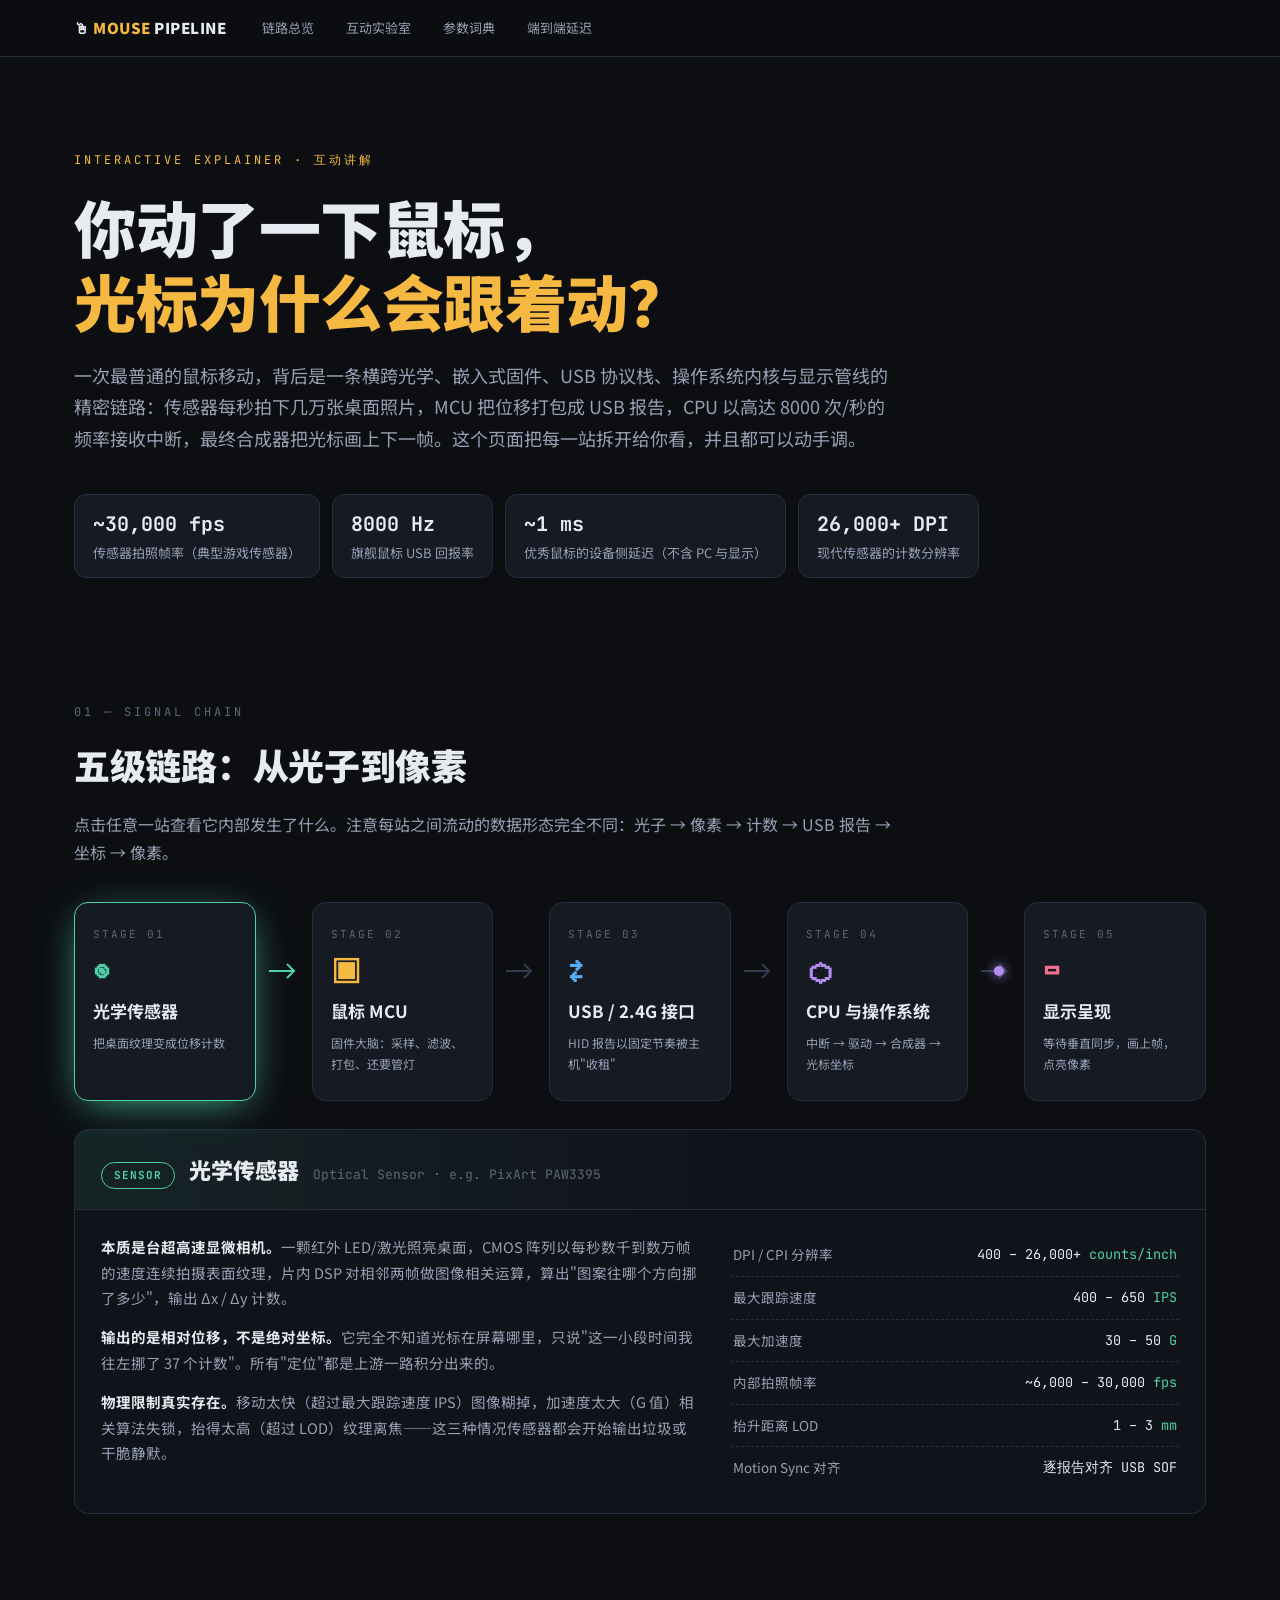
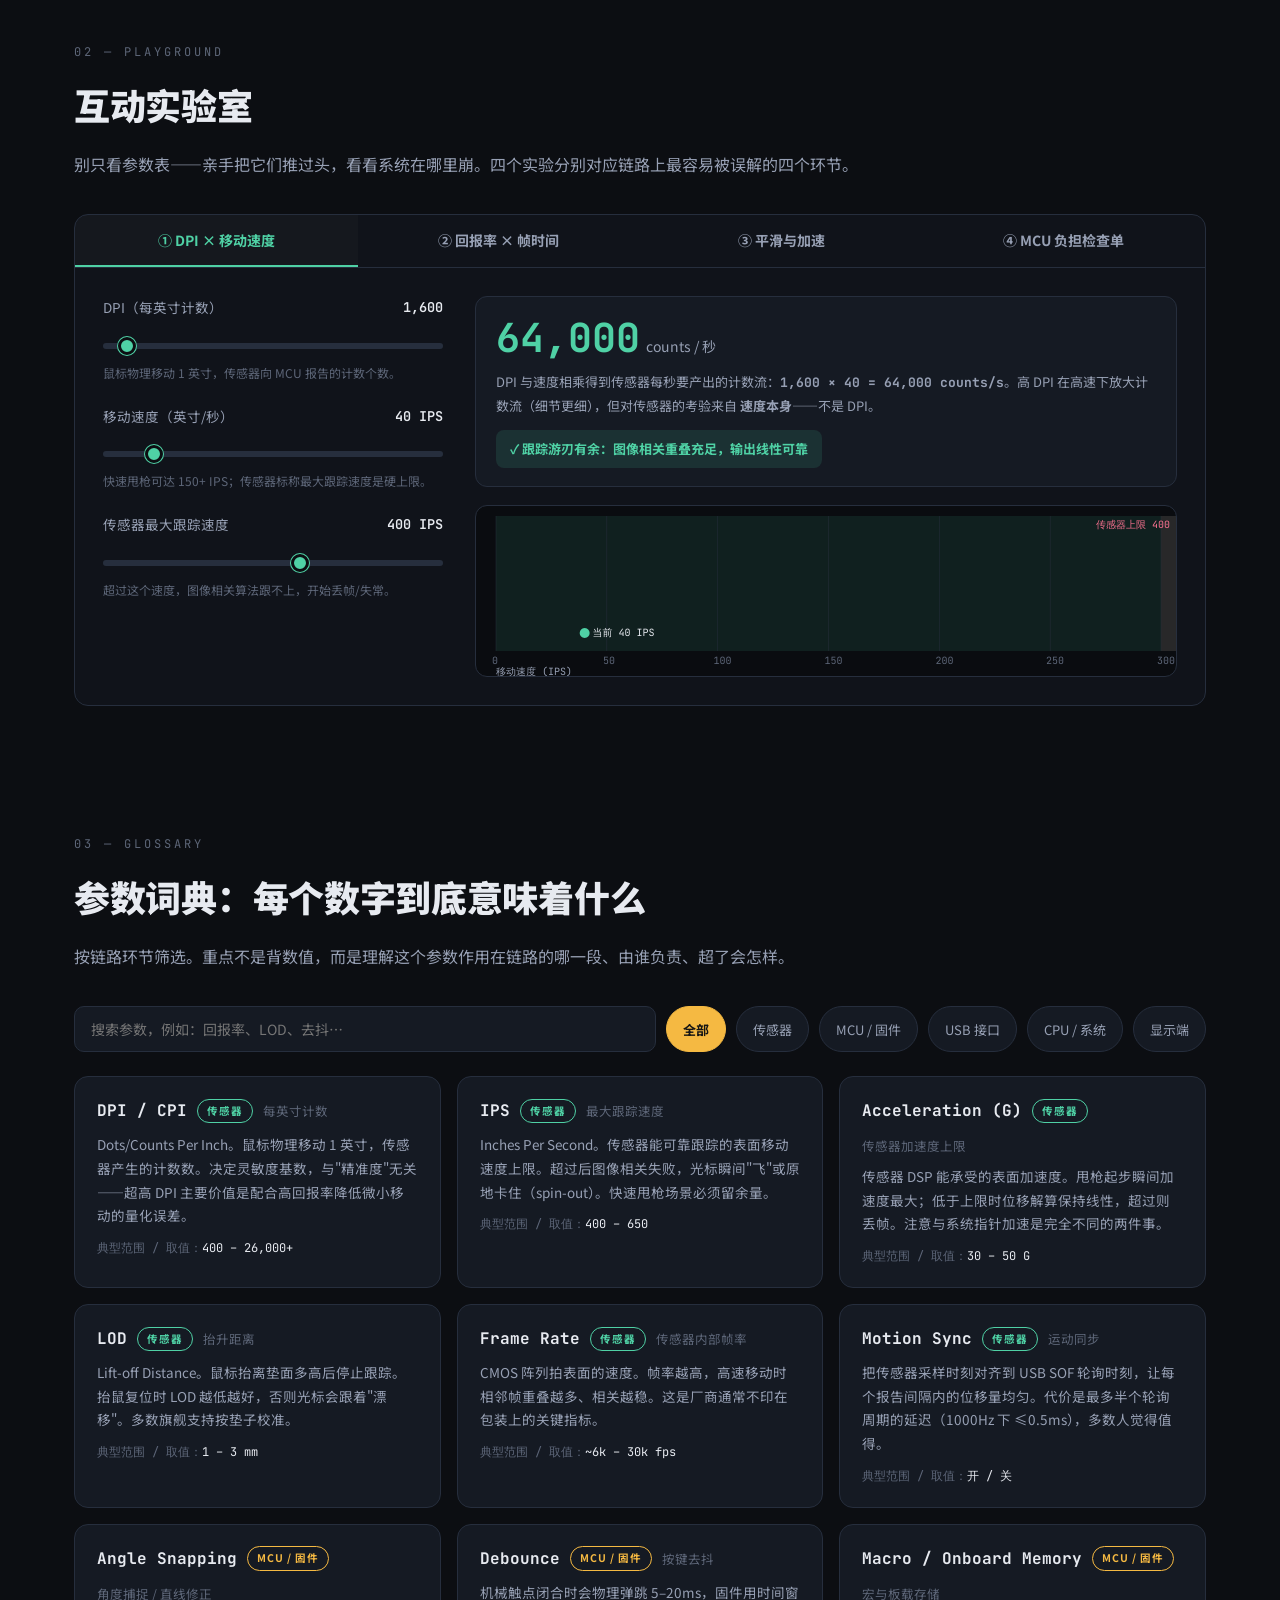
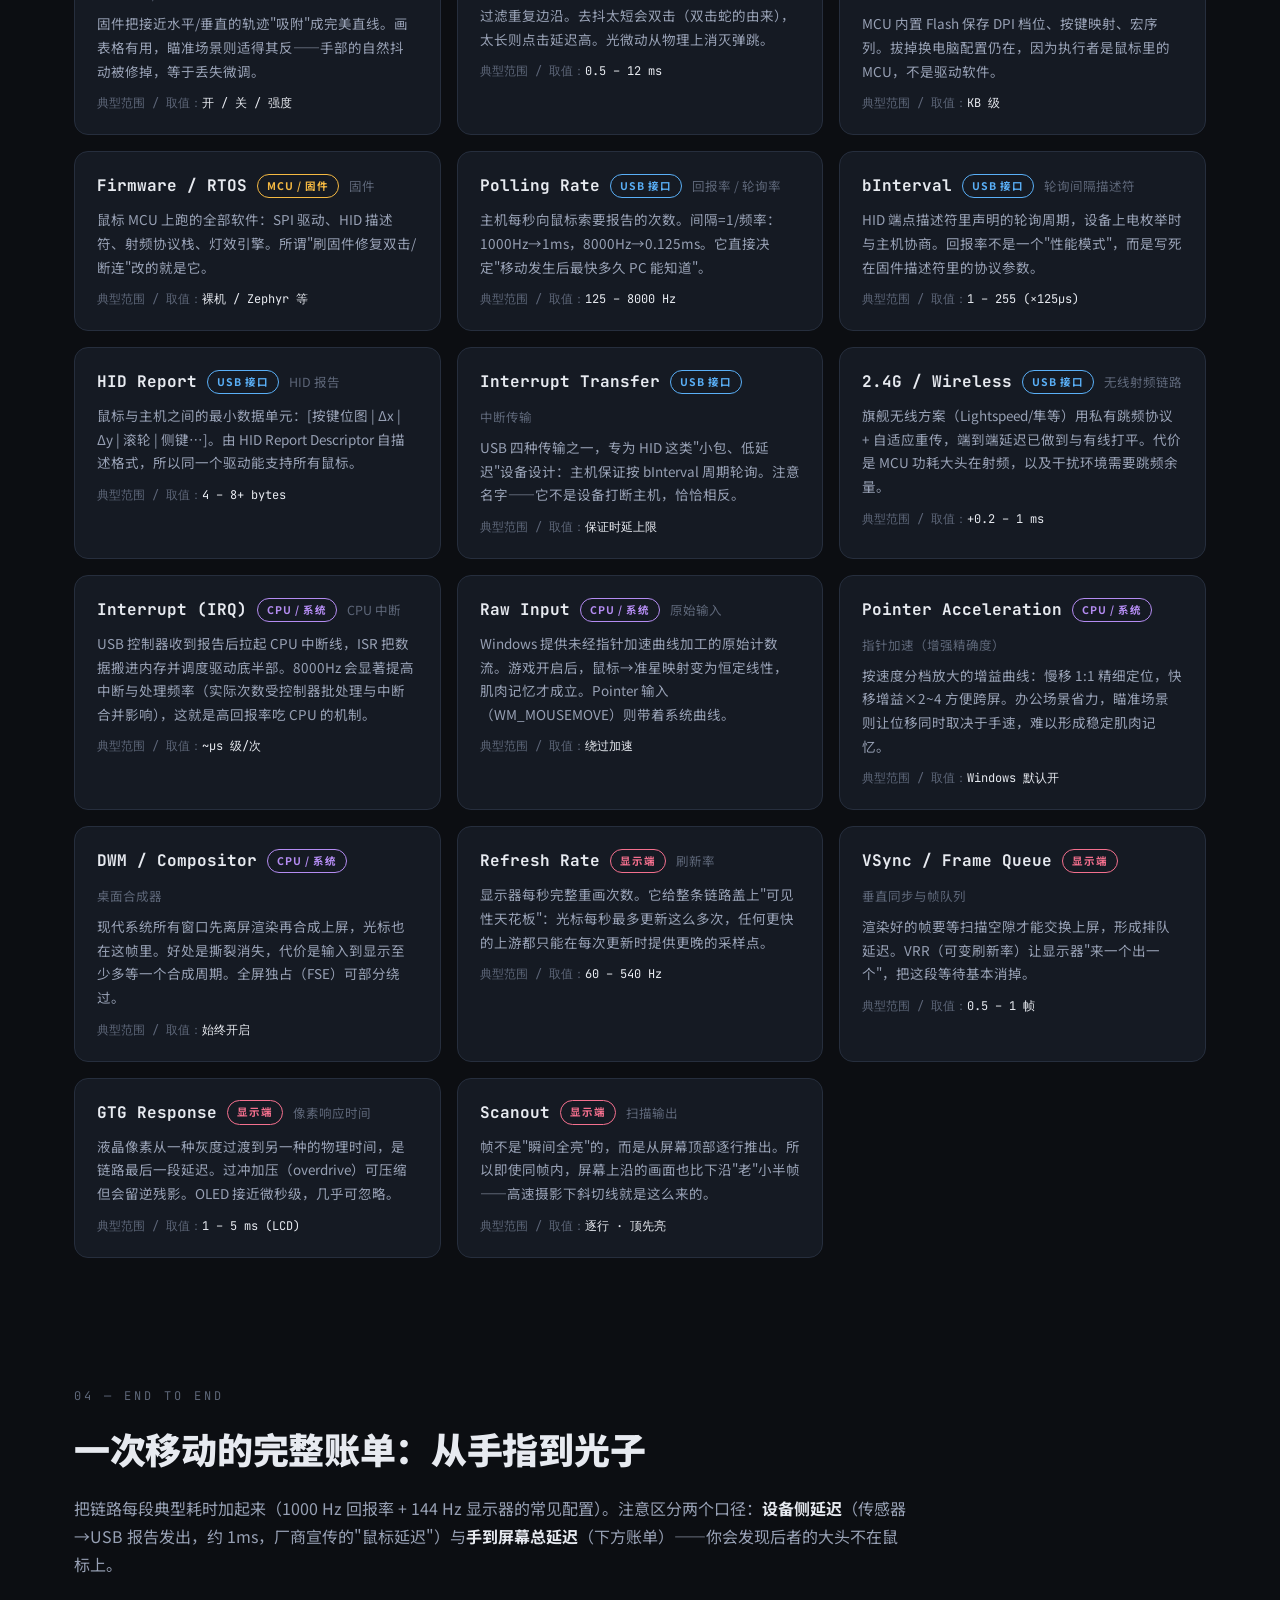
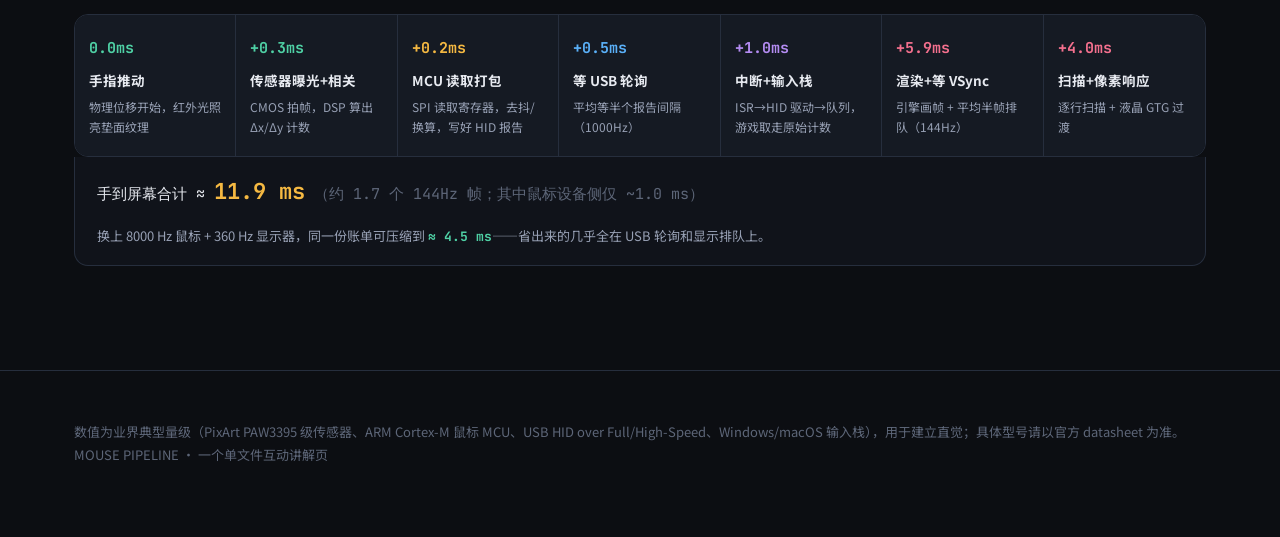
<file: mouse-pipeline/index.html>
<!DOCTYPE html>
<html lang="zh-CN">
<head>
<meta charset="UTF-8">
<meta name="viewport" content="width=device-width, initial-scale=1.0">
<title>一帧光标的旅程 — 鼠标传感器 → MCU → CPU 全链路互动讲解</title>
<link rel="preconnect" href="https://fonts.googleapis.com">
<link rel="preconnect" href="https://fonts.gstatic.com" crossorigin>
<link href="https://fonts.googleapis.com/css2?family=Noto+Sans+SC:wght@400;500;700;900&family=JetBrains+Mono:wght@400;600;700&display=swap" rel="stylesheet">
<style>
:root{
  --bg:#0c0e12;
  --bg2:#10131a;
  --panel:#151a23;
  --panel2:#1a2030;
  --line:#262e3d;
  --line2:#323c50;
  --text:#e7eaf0;
  --muted:#97a0b4;
  --faint:#5d6678;
  --sensor:#4fd1a5;
  --mcu:#f5b942;
  --usb:#5ab0f8;
  --cpu:#b48cf2;
  --screen:#f4708e;
  --accent:#f5b942;
  --radius:14px;
}
*{box-sizing:border-box;margin:0;padding:0}
html{scroll-behavior:smooth}
body{
  background:var(--bg);
  color:var(--text);
  font-family:"Noto Sans SC",-apple-system,"PingFang SC",sans-serif;
  line-height:1.75;
  overflow-x:hidden;
}
::selection{background:rgba(245,185,66,.3)}
.mono{font-family:"JetBrains Mono",monospace}

/* ============ 顶部导航 ============ */
nav{
  position:fixed;top:0;left:0;right:0;z-index:100;
  background:rgba(12,14,18,.82);backdrop-filter:blur(12px);
  border-bottom:1px solid var(--line);
}
nav .wrap{max-width:1180px;margin:0 auto;padding:0 24px;display:flex;align-items:center;gap:8px;height:56px}
nav .logo{font-weight:900;font-size:15px;letter-spacing:.5px;margin-right:16px;white-space:nowrap}
nav .logo em{color:var(--accent);font-style:normal}
nav a{color:var(--muted);text-decoration:none;font-size:13px;padding:6px 12px;border-radius:8px;transition:.2s;white-space:nowrap}
nav a:hover{color:var(--text);background:var(--panel)}
@media(max-width:640px){
  nav .wrap{overflow-x:auto;scrollbar-width:none;padding:0 16px}
  nav .wrap::-webkit-scrollbar{display:none}
  nav .logo span{display:none}
  nav a{padding:6px 10px}
}
.wrap{max-width:1180px;margin:0 auto;padding:0 24px}

/* ============ Hero ============ */
header.hero{
  padding:150px 0 60px;
  position:relative;
}
.hero-kicker{font-family:"JetBrains Mono",monospace;font-size:12px;color:var(--accent);letter-spacing:3px;text-transform:uppercase;margin-bottom:18px}
.hero h1{
  font-size:clamp(34px,5.2vw,62px);
  font-weight:900;line-height:1.2;letter-spacing:-.5px;
  margin-bottom:22px;max-width:16em;
}
.hero h1 .hl{color:var(--accent)}
.hero p.lede{color:var(--muted);font-size:clamp(15px,1.6vw,18px);max-width:46em;margin-bottom:40px}
.hero-stats{display:flex;flex-wrap:wrap;gap:12px}
.hero-stat{
  border:1px solid var(--line);background:var(--panel);
  border-radius:12px;padding:12px 18px;font-size:13px;color:var(--muted);
}
.hero-stat b{display:block;color:var(--text);font-size:20px;font-family:"JetBrains Mono",monospace;font-weight:700}

/* ============ 章节通用 ============ */
section{padding:64px 0}
.sec-label{font-family:"JetBrains Mono",monospace;font-size:12px;letter-spacing:3px;color:var(--faint);margin-bottom:10px}
h2{font-size:clamp(24px,3vw,36px);font-weight:900;letter-spacing:-.3px;margin-bottom:14px}
.sec-sub{color:var(--muted);max-width:52em;margin-bottom:36px}

/* ============ 链路图 ============ */
.pipeline{
  display:grid;
  grid-template-columns:repeat(5,1fr);
  column-gap:56px;
  position:relative;
}
.stage{
  position:relative;
  padding:22px 18px 26px;
  border:1px solid var(--line);
  background:var(--panel);
  border-radius:var(--radius);
  cursor:pointer;
  transition:transform .25s,border-color .25s,box-shadow .25s;
  font:inherit;color:inherit;text-align:left;appearance:none;width:100%;
  /* button 默认会把内容垂直居中，导致各卡内部基线随内容高度漂移；flex 列布局恢复顶对齐 */
  display:flex;flex-direction:column;
}
.stage:focus-visible{outline:2px solid var(--sc,#fff);outline-offset:3px}
.stage:hover{transform:translateY(-4px)}
.stage.active{border-color:var(--sc,#fff);box-shadow:0 8px 40px -12px var(--sc,#fff)}
.stage .num{font-family:"JetBrains Mono",monospace;font-size:11px;color:var(--faint);letter-spacing:2px}
.stage .icon{font-size:30px;line-height:1;margin:12px 0 10px;font-family:"JetBrains Mono",monospace;font-weight:700;color:var(--sc)}
.stage h3{font-size:17px;font-weight:700;margin-bottom:6px}
.stage .tag{font-size:12px;color:var(--muted)}
.stage .arrow{
  position:absolute;left:calc(100% + 12px);top:68px;transform:translateY(-50%);
  width:32px;height:24px;z-index:2;pointer-events:none;
}
.stage .arrow path{stroke:var(--line2);stroke-width:2;fill:none}
.stage.active .arrow path{stroke:var(--sc)}
.packet{
  position:absolute;width:10px;height:10px;border-radius:50%;
  background:var(--sc);top:68px;left:calc(100% + 12px);margin:-5px 0 0 0;
  box-shadow:0 0 12px var(--sc);pointer-events:none;opacity:0;z-index:3;
}
@media(max-width:980px){
  .pipeline{grid-template-columns:1fr;row-gap:56px}
  .stage .arrow{left:50%;top:calc(100% + 16px);transform:translateX(-50%) rotate(90deg)}
  .packet{left:50%;top:calc(100% + 16px);margin:-5px 0 0 -5px}
}
/* 详情面板 */
.detail{
  margin-top:28px;border:1px solid var(--line);border-radius:var(--radius);
  background:var(--bg2);overflow:hidden;
}
.detail-head{
  display:flex;align-items:baseline;gap:14px;flex-wrap:wrap;
  padding:20px 26px;border-bottom:1px solid var(--line);
  background:linear-gradient(90deg,color-mix(in srgb,var(--sc) 9%,transparent),transparent 60%);
}
.detail-head .badge{
  font-family:"JetBrains Mono",monospace;font-size:11px;font-weight:700;
  color:var(--sc);border:1px solid var(--sc);border-radius:99px;padding:3px 12px;letter-spacing:1px;
}
.detail-head h3{font-size:22px;font-weight:900}
.detail-head .en{color:var(--faint);font-family:"JetBrains Mono",monospace;font-size:13px}
.detail-body{padding:24px 26px;display:grid;grid-template-columns:1.2fr .9fr;gap:32px}
@media(max-width:860px){.detail-body{grid-template-columns:1fr}}
.detail-body p{color:var(--muted);font-size:14.5px;margin-bottom:14px}
.detail-body p b{color:var(--text)}
.spec-list{list-style:none}
.spec-list li{
  display:flex;justify-content:space-between;gap:16px;
  padding:9px 2px;border-bottom:1px dashed var(--line);font-size:13.5px;
}
.spec-list li:last-child{border-bottom:none}
.spec-list .k{color:var(--muted)}
.spec-list .v{font-family:"JetBrains Mono",monospace;color:var(--text);text-align:right}
.spec-list .v em{color:var(--sc);font-style:normal}

/* ============ 实验室 ============ */
.lab{
  border:1px solid var(--line);border-radius:var(--radius);
  background:var(--bg2);overflow:hidden;
}
.lab-tabs{display:flex;border-bottom:1px solid var(--line);flex-wrap:wrap}
.lab-tab{
  flex:1;min-width:140px;padding:15px 10px;text-align:center;cursor:pointer;
  font-size:14px;font-weight:700;color:var(--muted);background:transparent;border:none;
  border-bottom:2px solid transparent;transition:.2s;font-family:inherit;
}
.lab-tab:hover{color:var(--text)}
.lab-tab.on{color:var(--tab-c,#fff);border-bottom-color:var(--tab-c,#fff);background:rgba(255,255,255,.02)}
.lab-pane{display:none;padding:28px}
.lab-pane.on{display:block}
.lab-grid{display:grid;grid-template-columns:340px 1fr;gap:32px;align-items:start}
@media(max-width:900px){.lab-grid{grid-template-columns:1fr}}
.ctrl{margin-bottom:22px}
.ctrl label{display:flex;justify-content:space-between;font-size:13.5px;color:var(--muted);margin-bottom:8px}
.ctrl label output{font-family:"JetBrains Mono",monospace;color:var(--text);font-weight:600}
input[type=range]{
  width:100%;appearance:none;height:6px;border-radius:3px;
  background:var(--line);outline:none;
}
input[type=range]::-webkit-slider-thumb{
  appearance:none;width:18px;height:18px;border-radius:50%;
  background:var(--tc,#f5b942);cursor:pointer;border:3px solid var(--bg);
  box-shadow:0 0 0 1px var(--tc,#f5b942);
}
.ctrl .hint{font-size:12px;color:var(--faint);margin-top:6px}
.readout{
  border:1px solid var(--line);border-radius:12px;background:var(--panel);
  padding:18px 20px;
}
.readout .big{
  font-family:"JetBrains Mono",monospace;font-size:clamp(28px,3.4vw,40px);
  font-weight:700;line-height:1.15;color:var(--tc,#f5b942);
}
.readout .unit{font-size:14px;color:var(--muted);font-weight:400;margin-left:6px}
.readout .desc{font-size:13px;color:var(--muted);margin-top:10px;min-height:3.2em}
.readout .verdict{margin-top:12px;font-size:13px;font-weight:700;padding:8px 14px;border-radius:8px;display:inline-block}
.v-ok{background:rgba(79,209,165,.12);color:var(--sensor)}
.v-warn{background:rgba(245,185,66,.14);color:var(--mcu)}
.v-bad{background:rgba(244,112,142,.14);color:var(--screen)}
canvas.viz{
  width:100%;border-radius:12px;border:1px solid var(--line);
  background:#0a0c10;display:block;margin-top:18px;
}
.checks{display:grid;grid-template-columns:1fr 1fr;gap:10px;margin-top:6px}
@media(max-width:560px){.checks{grid-template-columns:1fr}}
.check{
  display:flex;gap:10px;align-items:flex-start;border:1px solid var(--line);
  border-radius:10px;padding:12px 14px;font-size:13px;cursor:pointer;transition:.2s;user-select:none;
}
.check:hover{border-color:var(--line2)}
.check input{margin-top:3px;accent-color:var(--tc,#f5b942)}
.check b{display:block;font-weight:700}
.check span{color:var(--muted);font-size:12.5px}

/* 帧时间轴 */
.tl-bars{display:flex;gap:3px;align-items:flex-end;height:120px;margin-top:18px}
.tl-bar{flex:1;border-radius:3px 3px 0 0;position:relative;min-width:2px;transition:height .3s}
.tl-legend{display:flex;gap:18px;flex-wrap:wrap;font-size:12.5px;color:var(--muted);margin-top:12px}
.tl-legend i{display:inline-block;width:10px;height:10px;border-radius:2px;margin-right:6px;vertical-align:-1px}

/* 加速度曲线 */
.gain-note{font-size:13px;color:var(--muted);margin-top:10px}

/* ============ 参数词典 ============ */
.dict-tools{display:flex;gap:10px;margin-bottom:24px;flex-wrap:wrap}
.dict-tools input{
  flex:1;min-width:220px;background:var(--panel);border:1px solid var(--line);
  border-radius:10px;padding:12px 16px;color:var(--text);font-size:14px;font-family:inherit;outline:none;
}
.dict-tools input:focus{border-color:var(--accent)}
.chip{
  border:1px solid var(--line);background:var(--panel);color:var(--muted);
  border-radius:99px;padding:9px 16px;font-size:13px;cursor:pointer;transition:.2s;font-family:inherit;
}
.chip:hover{color:var(--text)}
.chip.on{background:var(--accent);border-color:var(--accent);color:#141414;font-weight:700}
.dict-grid{display:grid;grid-template-columns:repeat(auto-fill,minmax(330px,1fr));gap:16px}
.term{
  border:1px solid var(--line);border-radius:var(--radius);background:var(--panel);
  padding:20px 22px;transition:.2s;
}
.term:hover{border-color:var(--line2);transform:translateY(-2px)}
.term .t-head{display:flex;align-items:center;gap:10px;margin-bottom:8px;flex-wrap:wrap}
.term h4{font-family:"JetBrains Mono",monospace;font-size:16px;font-weight:700}
.term .cat{font-size:10.5px;letter-spacing:1px;padding:2px 9px;border-radius:99px;border:1px solid var(--cc);color:var(--cc);font-weight:700}
.term .zh{font-size:12.5px;color:var(--faint)}
.term p{font-size:13.5px;color:var(--muted)}
.term .range{margin-top:10px;font-size:12px;font-family:"JetBrains Mono",monospace;color:var(--text)}
.term .range i{color:var(--faint);font-style:normal}

/* ============ 时间轴总结 ============ */
.journey{
  display:grid;grid-template-columns:repeat(7,1fr);gap:0;
  border:1px solid var(--line);border-radius:var(--radius);overflow:hidden;
}
.jstep{padding:20px 14px;border-right:1px solid var(--line);background:var(--panel);position:relative}
.jstep:last-child{border-right:none}
.jstep .t{font-family:"JetBrains Mono",monospace;font-size:15px;font-weight:700;color:var(--jc)}
.jstep h4{font-size:13.5px;margin:8px 0 5px;font-weight:700}
.jstep p{font-size:12px;color:var(--muted);line-height:1.6}
.journey-total{
  display:flex;justify-content:space-between;align-items:center;flex-wrap:wrap;gap:14px;
  border:1px solid var(--line);border-top:none;border-radius:0 0 var(--radius) var(--radius);
  background:var(--bg2);padding:16px 22px;
}
.journey-total .sum{font-family:"JetBrains Mono",monospace;font-size:15px}
.journey-total .sum b{color:var(--accent);font-size:22px}
.journey-total .note{font-size:13px;color:var(--muted)}
@media(max-width:980px){.journey{grid-template-columns:1fr}.jstep{border-right:none;border-bottom:1px solid var(--line)}}

footer{padding:50px 0 70px;color:var(--faint);font-size:13px;border-top:1px solid var(--line);margin-top:40px}
.reveal{opacity:0;transform:translateY(24px);transition:opacity .7s,transform .7s}
.reveal.in{opacity:1;transform:none}
@media(prefers-reduced-motion:reduce){*{animation:none!important;transition:none!important}.reveal{opacity:1;transform:none}}
</style>
</head>
<body>

<nav>
  <div class="wrap">
    <div class="logo">🖱 <em>MOUSE</em> <span>PIPELINE</span></div>
    <a href="#pipeline">链路总览</a>
    <a href="#lab">互动实验室</a>
    <a href="#dict">参数词典</a>
    <a href="#journey">端到端延迟</a>
  </div>
</nav>

<header class="hero">
  <div class="wrap">
    <div class="hero-kicker">Interactive Explainer · 互动讲解</div>
    <h1>你动了一下鼠标，<br><span class="hl">光标为什么会跟着动？</span></h1>
    <p class="lede">一次最普通的鼠标移动，背后是一条横跨光学、嵌入式固件、USB 协议栈、操作系统内核与显示管线的精密链路：传感器每秒拍下几万张桌面照片，MCU 把位移打包成 USB 报告，CPU 以高达 8000 次/秒的频率接收中断，最终合成器把光标画上下一帧。这个页面把每一站拆开给你看，并且都可以动手调。</p>
    <div class="hero-stats">
      <div class="hero-stat"><b>~30,000 fps</b>传感器拍照帧率（典型游戏传感器）</div>
      <div class="hero-stat"><b>8000 Hz</b>旗舰鼠标 USB 回报率</div>
      <div class="hero-stat"><b>~1 ms</b>优秀鼠标的设备侧延迟（不含 PC 与显示）</div>
      <div class="hero-stat"><b>26,000+ DPI</b>现代传感器的计数分辨率</div>
    </div>
  </div>
</header>

<!-- ================= 链路总览 ================= -->
<section id="pipeline">
  <div class="wrap">
    <div class="sec-label reveal">01 — SIGNAL CHAIN</div>
    <h2 class="reveal">五级链路：从光子到像素</h2>
    <p class="sec-sub reveal">点击任意一站查看它内部发生了什么。注意每站之间流动的数据形态完全不同：光子 → 像素 → 计数 → USB 报告 → 坐标 → 像素。</p>

    <div class="pipeline reveal" id="pipelineEl"></div>
    <div class="detail reveal" id="detailEl"></div>
  </div>
</section>

<!-- ================= 互动实验室 ================= -->
<section id="lab">
  <div class="wrap">
    <div class="sec-label reveal">02 — PLAYGROUND</div>
    <h2 class="reveal">互动实验室</h2>
    <p class="sec-sub reveal">别只看参数表——亲手把它们推过头，看看系统在哪里崩。四个实验分别对应链路上最容易被误解的四个环节。</p>

    <div class="lab reveal">
      <div class="lab-tabs" role="tablist" aria-label="互动实验">
        <button class="lab-tab on" data-pane="p1" role="tab" id="tab-p1" aria-controls="p1" aria-selected="true" style="--tab-c:var(--sensor)">① DPI × 移动速度</button>
        <button class="lab-tab" data-pane="p2" role="tab" id="tab-p2" aria-controls="p2" aria-selected="false" style="--tab-c:var(--usb)">② 回报率 × 帧时间</button>
        <button class="lab-tab" data-pane="p3" role="tab" id="tab-p3" aria-controls="p3" aria-selected="false" style="--tab-c:var(--screen)">③ 平滑与加速</button>
        <button class="lab-tab" data-pane="p4" role="tab" id="tab-p4" aria-controls="p4" aria-selected="false" style="--tab-c:var(--mcu)">④ MCU 负担检查单</button>
      </div>

      <!-- 实验一 -->
      <div class="lab-pane on" id="p1" role="tabpanel" aria-labelledby="tab-p1">
        <div class="lab-grid">
          <div>
            <div class="ctrl">
              <label>DPI（每英寸计数）<output id="dpiOut">1600</output></label>
              <input type="range" id="dpi" min="400" max="26000" step="100" value="1600" style="--tc:var(--sensor)">
              <div class="hint">鼠标物理移动 1 英寸，传感器向 MCU 报告的计数个数。</div>
            </div>
            <div class="ctrl">
              <label>移动速度（英寸/秒）<output id="ipsOut">40 IPS</output></label>
              <input type="range" id="ips" min="1" max="300" step="1" value="40" style="--tc:var(--sensor)">
              <div class="hint">快速甩枪可达 150+ IPS；传感器标称最大跟踪速度是硬上限。</div>
            </div>
            <div class="ctrl">
              <label>传感器最大跟踪速度<output id="maxipsOut">400 IPS</output></label>
              <input type="range" id="maxips" min="50" max="650" step="10" value="400" style="--tc:var(--sensor)">
              <div class="hint">超过这个速度，图像相关算法跟不上，开始丢帧/失常。</div>
            </div>
          </div>
          <div>
            <div class="readout">
              <div><span class="big" id="cpsBig" style="--tc:var(--sensor)">64,000</span><span class="unit">counts / 秒</span></div>
              <div class="desc" id="p1Desc"></div>
              <div class="verdict v-ok" id="p1Verdict"></div>
            </div>
            <canvas class="viz" id="cv1" height="170"></canvas>
          </div>
        </div>
      </div>

      <!-- 实验二 -->
      <div class="lab-pane" id="p2" role="tabpanel" aria-labelledby="tab-p2">
        <div class="lab-grid">
          <div>
            <div class="ctrl">
              <label>USB 回报率<output id="prOut">1000 Hz</output></label>
              <input type="range" id="pr" min="0" max="4" step="1" value="3" style="--tc:var(--usb)">
              <div class="hint">MCU 每秒向 PC 发送 HID 报告的次数。间隔 = 1 / 频率。</div>
            </div>
            <div class="ctrl">
              <label>显示器刷新率<output id="hzOut">144 Hz</output></label>
              <input type="range" id="hz" min="60" max="540" step="20" value="140" style="--tc:var(--usb)">
              <div class="hint">每帧时间里能塞进几个鼠标报告，决定光标轨迹有多"连续"。</div>
            </div>
          </div>
          <div>
            <div class="readout">
              <div><span class="big" id="prBig" style="--tc:var(--usb)">1.00</span><span class="unit">ms 报告间隔</span></div>
              <div class="desc" id="p2Desc"></div>
              <div class="verdict v-ok" id="p2Verdict"></div>
            </div>
            <div class="tl-bars" id="tlBars"></div>
            <div class="tl-legend">
              <span><i style="background:var(--usb)"></i>一次鼠标报告到达</span>
              <span><i style="background:var(--line2)"></i>显示一帧（1 ms/格）</span>
            </div>
          </div>
        </div>
      </div>

      <!-- 实验三 -->
      <div class="lab-pane" id="p3" role="tabpanel" aria-labelledby="tab-p3">
        <div class="lab-grid">
          <div>
            <div class="ctrl">
              <label>移动平滑（Motion Sync 强度）<output id="smOut">0 %</output></label>
              <input type="range" id="sm" min="0" max="100" step="1" value="0" style="--tc:var(--screen)">
              <div class="hint">把报告对齐到 USB 轮询时刻，轨迹更匀，但引入最多半个轮询周期的延迟。</div>
            </div>
            <div class="ctrl">
              <label>指针加速度<output id="acOut">0 %</output></label>
              <input type="range" id="ac" min="0" max="100" step="1" value="0" style="--tc:var(--screen)">
              <div class="hint">Windows"提高指针精确度"本质：移动越快，增益越大。位移不再只由手决定，会破坏 1:1 一致性。</div>
            </div>
            <div class="gain-note">当前增益曲线：<b class="mono" id="gainNote">1.00 × （线性）</b> · 额外延迟 <b class="mono" id="smLatNote">0.00 ms</b></div>
          </div>
          <div>
            <div class="readout">
              <div><span class="big" id="p3Big" style="--tc:var(--screen)">1 : 1</span><span class="unit">物理位移 : 光标位移</span></div>
              <div class="desc" id="p3Desc"></div>
              <div class="verdict v-ok" id="p3Verdict"></div>
            </div>
            <canvas class="viz" id="cv3" height="200"></canvas>
          </div>
        </div>
      </div>

      <!-- 实验四 -->
      <div class="lab-pane" id="p4" role="tabpanel" aria-labelledby="tab-p4">
        <div class="lab-grid">
          <div>
            <p style="font-size:14px;color:var(--muted);margin-bottom:18px">勾选你在鼠标驱动里打开的功能，看看一枚典型鼠标 MCU（ARM Cortex-M 级，数十 MHz、几十 KB RAM）要同时扛多少活。每一条都是真实的固件任务。</p>
            <div class="checks" id="checks"></div>
          </div>
          <div>
            <div class="readout">
              <div><span class="big" id="p4Big" style="--tc:var(--mcu)">0</span><span class="unit">固件并发任务</span></div>
              <div class="desc" id="p4Desc"></div>
              <div class="verdict v-ok" id="p4Verdict"></div>
            </div>
            <div style="margin-top:18px;border:1px solid var(--line);border-radius:12px;padding:16px 18px;background:var(--panel)">
              <div style="font-size:12px;color:var(--faint);letter-spacing:2px;font-family:'JetBrains Mono',monospace;margin-bottom:10px">MCU 预算占用（教学示意权重，非实测数据）</div>
              <div id="budgetBars"></div>
            </div>
          </div>
        </div>
      </div>
    </div>
  </div>
</section>

<!-- ================= 参数词典 ================= -->
<section id="dict">
  <div class="wrap">
    <div class="sec-label reveal">03 — GLOSSARY</div>
    <h2 class="reveal">参数词典：每个数字到底意味着什么</h2>
    <p class="sec-sub reveal">按链路环节筛选。重点不是背数值，而是理解这个参数作用在链路的哪一段、由谁负责、超了会怎样。</p>
    <div class="dict-tools reveal">
      <input type="search" id="dictSearch" placeholder="搜索参数，例如：回报率、LOD、去抖…">
      <button class="chip on" data-cat="all">全部</button>
      <button class="chip" data-cat="sensor" style="--c:var(--sensor)">传感器</button>
      <button class="chip" data-cat="mcu" style="--c:var(--mcu)">MCU / 固件</button>
      <button class="chip" data-cat="usb" style="--c:var(--usb)">USB 接口</button>
      <button class="chip" data-cat="cpu" style="--c:var(--cpu)">CPU / 系统</button>
      <button class="chip" data-cat="screen" style="--c:var(--screen)">显示端</button>
    </div>
    <div class="dict-grid reveal" id="dictGrid"></div>
  </div>
</section>

<!-- ================= 端到端时间轴 ================= -->
<section id="journey">
  <div class="wrap">
    <div class="sec-label reveal">04 — END TO END</div>
    <h2 class="reveal">一次移动的完整账单：从手指到光子</h2>
    <p class="sec-sub reveal">把链路每段典型耗时加起来（1000 Hz 回报率 + 144 Hz 显示器的常见配置）。注意区分两个口径：<b style="color:var(--text)">设备侧延迟</b>（传感器→USB 报告发出，约 1ms，厂商宣传的"鼠标延迟"）与<b style="color:var(--text)">手到屏幕总延迟</b>（下方账单）——你会发现后者的大头不在鼠标上。</p>
    <div class="journey reveal" id="journeyEl"></div>
    <div class="journey-total reveal">
      <div class="sum">手到屏幕合计 ≈ <b>11.9 ms</b> <span style="color:var(--faint)">（约 1.7 个 144Hz 帧；其中鼠标设备侧仅 ~1.0 ms）</span></div>
      <div class="note">换上 8000 Hz 鼠标 + 360 Hz 显示器，同一份账单可压缩到 <b class="mono" style="color:var(--sensor)">≈ 4.5 ms</b>——省出来的几乎全在 USB 轮询和显示排队上。</div>
    </div>
  </div>
</section>

<footer>
  <div class="wrap">
    数值为业界典型量级（PixArt PAW3395 级传感器、ARM Cortex-M 鼠标 MCU、USB HID over Full/High-Speed、Windows/macOS 输入栈），用于建立直觉；具体型号请以官方 datasheet 为准。<br>
    MOUSE PIPELINE · 一个单文件互动讲解页
  </div>
</footer>

<script>
/* ==================== 数据 ==================== */
const STAGES = [
  {
    id:'sensor', c:'var(--sensor)', icon:'◉', num:'STAGE 01', title:'光学传感器', tag:'把桌面纹理变成位移计数',
    badge:'SENSOR', en:'Optical Sensor · e.g. PixArt PAW3395',
    paras:[
      '<b>本质是台超高速显微相机。</b>一颗红外 LED/激光照亮桌面，CMOS 阵列以每秒数千到数万帧的速度连续拍摄表面纹理，片内 DSP 对相邻两帧做图像相关运算，算出"图案往哪个方向挪了多少"，输出 Δx / Δy 计数。',
      '<b>输出的是相对位移，不是绝对坐标。</b>它完全不知道光标在屏幕哪里，只说"这一小段时间我往左挪了 37 个计数"。所有"定位"都是上游一路积分出来的。',
      '<b>物理限制真实存在。</b>移动太快（超过最大跟踪速度 IPS）图像糊掉，加速度太大（G 值）相关算法失锁，抬得太高（超过 LOD）纹理离焦——这三种情况传感器都会开始输出垃圾或干脆静默。'
    ],
    specs:[
      ['DPI / CPI 分辨率','400 – 26,000+ <em>counts/inch</em>'],
      ['最大跟踪速度','400 – 650 <em>IPS</em>'],
      ['最大加速度','30 – 50 <em>G</em>'],
      ['内部拍照帧率','~6,000 – 30,000 <em>fps</em>'],
      ['抬升距离 LOD','1 – 3 <em>mm</em>'],
      ['Motion Sync 对齐','逐报告对齐 USB SOF']
    ]
  },
  {
    id:'mcu', c:'var(--mcu)', icon:'▣', num:'STAGE 02', title:'鼠标 MCU', tag:'固件大脑：采样、滤波、打包、还要管灯',
    badge:'MCU', en:'Microcontroller · e.g. nRF52840 / Cortex-M4',
    paras:[
      '<b>一颗几十 MHz 的 ARM Cortex-M 芯片，跑裸机或 RTOS 固件。</b>它通过 SPI 总线以高于 USB 回报率的频率轮询传感器寄存器，把 Δx/Δy 读出来。',
      '<b>在这里做所有"魔法"和"脏活"：</b>按键去抖（把机械触点 5–20ms 的抖动滤成一次干净点击）、DPI 档位换算、Motion Sync 对齐、直线修正/角度捕捉、宏录制回放、LOD 校准、板载配置存储——无线鼠标还要同时跑 2.4G 射频协议栈。',
      '<b>去抖是延迟的隐形来源。</b>激进的去抖算法可以压到 0–4ms（如光微动 + 数字去抖），保守的机械微动去抖可能吃掉 10ms 以上——这就是"点击延迟"评测里差距的主要来源。'
    ],
    specs:[
      ['典型主频','48 – 128 <em>MHz</em>'],
      ['SPI 传感器采样','≥ 回报率，常 2× 冗余'],
      ['按键去抖时间','0.5 – 12 <em>ms</em>（可调）'],
      ['板载内存','存 DPI 档位 / 宏 / 灯效配置'],
      ['无线协议','私有 2.4G · 跳频 + 重传'],
      ['功耗预算（无线）','~几 <em>mA</em> 平均电流']
    ]
  },
  {
    id:'usb', c:'var(--usb)', icon:'⇄', num:'STAGE 03', title:'USB / 2.4G 接口', tag:'HID 报告以固定节奏被主机"收租"',
    badge:'USB HID', en:'Human Interface Device · Interrupt Transfer',
    paras:[
      '<b>USB 是主从结构：鼠标不能主动说话，只能等主机来问。</b>主机控制器按 bInterval 周期（1ms = 1000Hz，0.125ms = 8000Hz）发起 IN 事务，MCU 才把攒好的 HID 报告交出去。这就是"回报率"的物理本质——<b>主机轮询频率</b>。',
      '<b>一份标准鼠标报告只有 4–8 字节：</b>[按键位图][Δx 低/高字节][Δy][滚轮]。高回报率鼠标用更大的报告或高带宽端点。无线 2.4G 鼠标只是把这同一个报告搬到私有射频链路上， dongle 端再以普通 USB HID 呈现给系统。',
      '<b>8000Hz 的代价真实存在：</b>它可显著提高主机侧的中断与处理频率（具体开销受 USB 控制器、驱动批处理与中断合并策略影响），对 CPU 单核占用、游戏帧率的 1% Low、无线续航都是可测的负担。笔记本上尤其明显。'
    ],
    specs:[
      ['报告率档位','125 / 500 / 1000 / 2000 / 4000 / 8000 <em>Hz</em>'],
      ['报告间隔','8 → 0.125 <em>ms</em>'],
      ['标准报告大小','4 – 8 <em>bytes</em>'],
      ['传输类型','Interrupt IN（保证时延上限）'],
      ['全速 USB 帧','SOF 每 1 <em>ms</em>，高速微帧 125 <em>µs</em>'],
      ['无线额外延迟','~0.2 – 1 <em>ms</em>（好方案≈有线）']
    ]
  },
  {
    id:'cpu', c:'var(--cpu)', icon:'⬡', num:'STAGE 04', title:'CPU 与操作系统', tag:'中断 → 驱动 → 合成器 → 光标坐标',
    badge:'OS / CPU', en:'ISR → HID Driver → Compositor',
    paras:[
      '<b>USB 报告到达会触发主机侧中断处理。</b>CPU 在中断服务程序里把报告从 USB 控制器 FIFO 搬走，挂进 HID 驱动队列——8000Hz 意味着这个流程的频率提到 8 倍（实际中断次数受控制器批处理、驱动合并与调度策略影响，未必一份报告对应一次完整中断）。',
      '<b>输入栈逐层加工：</b>HID 驱动解析报告 → 系统指针子系统乘上灵敏度/加速度曲线（Windows 的"提高指针精确度"就在这里）→ 游戏若用 Raw Input / DirectInput 则<b>绕过</b>这层变换，直接拿原始计数（电竞玩家坚持开 Raw Input 的原因）。',
      '<b>光标其实是一种特殊的"精灵"。</b>传统上硬件光标由显示控制器直接叠加，几乎零延迟；现代合成器（DWM / compositor）下光标常随桌面一起排队进帧管线，于是它的更新节奏被绑上了显示刷新率——这就是下一站的入口。'
    ],
    specs:[
      ['中断处理开销','~1 – 5 <em>µs</em>/次（单核）'],
      ['8000Hz 主机开销','单核占用明显上升（视平台而定）'],
      ['Raw Input','绕过加速曲线，直读计数'],
      ['输入队列','事件按时间戳排序、去重'],
      ['合成器','DWM / Quartz / wlroots 排队合成']
    ]
  },
  {
    id:'screen', c:'var(--screen)', icon:'▭', num:'STAGE 05', title:'显示呈现', tag:'等待垂直同步，画上帧，点亮像素',
    badge:'DISPLAY', en:'Compositor → Scanout → Photons',
    paras:[
      '<b>处理完 ≠ 看得见。</b>合成器把光标画进当前帧后，这帧要等下一次 VSync 才会被扫描输出。144Hz 下平均等半帧（3.5ms），最坏等一整帧（6.9ms）。',
      '<b>刷新率是体验连续性的天花板。</b>即使鼠标 8000Hz 上报，屏幕上光标位置每秒也只能真正"变"刷新率那么多次。高回报率的价值在于：让<b>每次变化</b>用的都是更晚、更近的采样点，降低平均延迟、轨迹更细。',
      '<b>最后的物理延迟在面板。</b>液晶像素从灰到灰要 1–5ms（GTG 响应），OLED 微秒级。到这里，你手指的位移才真正变成进入眼睛的光子——整条链路完成闭环。'
    ],
    specs:[
      ['帧时间','16.7 (60Hz) → 1.85 <em>ms</em> (540Hz)'],
      ['平均 VSync 等待','0.5 × 帧时间'],
      ['面板 GTG 响应','~1 – 5 <em>ms</em>（LCD）'],
      ['VRR (G-Sync/FreeSync)','消除排队、按到达时机出帧'],
      ['扫描输出','逐行出画，顶部先亮']
    ]
  }
];

const TERMS = [
  {n:'DPI / CPI', zh:'每英寸计数', cat:'sensor', r:'400 – 26,000+', d:'Dots/Counts Per Inch。鼠标物理移动 1 英寸，传感器产生的计数数。决定灵敏度基数，与"精准度"无关——超高 DPI 主要价值是配合高回报率降低微小移动的量化误差。'},
  {n:'IPS', zh:'最大跟踪速度', cat:'sensor', r:'400 – 650', d:'Inches Per Second。传感器能可靠跟踪的表面移动速度上限。超过后图像相关失败，光标瞬间"飞"或原地卡住（spin-out）。快速甩枪场景必须留余量。'},
  {n:'Acceleration (G)', zh:'传感器加速度上限', cat:'sensor', r:'30 – 50 G', d:'传感器 DSP 能承受的表面加速度。甩枪起步瞬间加速度最大；低于上限时位移解算保持线性，超过则丢帧。注意与系统指针加速是完全不同的两件事。'},
  {n:'LOD', zh:'抬升距离', cat:'sensor', r:'1 – 3 mm', d:'Lift-off Distance。鼠标抬离垫面多高后停止跟踪。抬鼠复位时 LOD 越低越好，否则光标会跟着"漂移"。多数旗舰支持按垫子校准。'},
  {n:'Frame Rate', zh:'传感器内部帧率', cat:'sensor', r:'~6k – 30k fps', d:'CMOS 阵列拍表面的速度。帧率越高，高速移动时相邻帧重叠越多、相关越稳。这是厂商通常不印在包装上的关键指标。'},
  {n:'Motion Sync', zh:'运动同步', cat:'sensor', r:'开 / 关', d:'把传感器采样时刻对齐到 USB SOF 轮询时刻，让每个报告间隔内的位移量均匀。代价是最多半个轮询周期的延迟（1000Hz 下 ≤0.5ms），多数人觉得值得。'},
  {n:'Angle Snapping', zh:'角度捕捉 / 直线修正', cat:'mcu', r:'开 / 关 / 强度', d:'固件把接近水平/垂直的轨迹"吸附"成完美直线。画表格有用，瞄准场景则适得其反——手部的自然抖动被修掉，等于丢失微调。'},
  {n:'Debounce', zh:'按键去抖', cat:'mcu', r:'0.5 – 12 ms', d:'机械触点闭合时会物理弹跳 5–20ms，固件用时间窗过滤重复边沿。去抖太短会双击（双击蛇的由来），太长则点击延迟高。光微动从物理上消灭弹跳。'},
  {n:'Macro / Onboard Memory', zh:'宏与板载存储', cat:'mcu', r:'KB 级', d:'MCU 内置 Flash 保存 DPI 档位、按键映射、宏序列。拔掉换电脑配置仍在，因为执行者是鼠标里的 MCU，不是驱动软件。'},
  {n:'Firmware / RTOS', zh:'固件', cat:'mcu', r:'裸机 / Zephyr 等', d:'鼠标 MCU 上跑的全部软件：SPI 驱动、HID 描述符、射频协议栈、灯效引擎。所谓"刷固件修复双击/断连"改的就是它。'},
  {n:'Polling Rate', zh:'回报率 / 轮询率', cat:'usb', r:'125 – 8000 Hz', d:'主机每秒向鼠标索要报告的次数。间隔=1/频率：1000Hz→1ms，8000Hz→0.125ms。它直接决定"移动发生后最快多久 PC 能知道"。'},
  {n:'bInterval', zh:'轮询间隔描述符', cat:'usb', r:'1 – 255 (×125µs)', d:'HID 端点描述符里声明的轮询周期，设备上电枚举时与主机协商。回报率不是一个"性能模式"，而是写死在固件描述符里的协议参数。'},
  {n:'HID Report', zh:'HID 报告', cat:'usb', r:'4 – 8+ bytes', d:'鼠标与主机之间的最小数据单元：[按键位图 | Δx | Δy | 滚轮 | 侧键…]。由 HID Report Descriptor 自描述格式，所以同一个驱动能支持所有鼠标。'},
  {n:'Interrupt Transfer', zh:'中断传输', cat:'usb', r:'保证时延上限', d:'USB 四种传输之一，专为 HID 这类"小包、低延迟"设备设计：主机保证按 bInterval 周期轮询。注意名字——它不是设备打断主机，恰恰相反。'},
  {n:'2.4G / Wireless', zh:'无线射频链路', cat:'usb', r:'+0.2 – 1 ms', d:'旗舰无线方案（Lightspeed/隼等）用私有跳频协议 + 自适应重传，端到端延迟已做到与有线打平。代价是 MCU 功耗大头在射频，以及干扰环境需要跳频余量。'},
  {n:'Interrupt (IRQ)', zh:'CPU 中断', cat:'cpu', r:'~µs 级/次', d:'USB 控制器收到报告后拉起 CPU 中断线，ISR 把数据搬进内存并调度驱动底半部。8000Hz 会显著提高中断与处理频率（实际次数受控制器批处理与中断合并影响），这就是高回报率吃 CPU 的机制。'},
  {n:'Raw Input', zh:'原始输入', cat:'cpu', r:'绕过加速', d:'Windows 提供未经指针加速曲线加工的原始计数流。游戏开启后，鼠标→准星映射变为恒定线性，肌肉记忆才成立。Pointer 输入（WM_MOUSEMOVE）则带着系统曲线。'},
  {n:'Pointer Acceleration', zh:'指针加速（增强精确度）', cat:'cpu', r:'Windows 默认开', d:'按速度分档放大的增益曲线：慢移 1:1 精细定位，快移增益×2~4 方便跨屏。办公场景省力，瞄准场景则让位移同时取决于手速，难以形成稳定肌肉记忆。'},
  {n:'DWM / Compositor', zh:'桌面合成器', cat:'cpu', r:'始终开启', d:'现代系统所有窗口先离屏渲染再合成上屏，光标也在这帧里。好处是撕裂消失，代价是输入到显示至少多等一个合成周期。全屏独占（FSE）可部分绕过。'},
  {n:'Refresh Rate', zh:'刷新率', cat:'screen', r:'60 – 540 Hz', d:'显示器每秒完整重画次数。它给整条链路盖上"可见性天花板"：光标每秒最多更新这么多次，任何更快的上游都只能在每次更新时提供更晚的采样点。'},
  {n:'VSync / Frame Queue', zh:'垂直同步与帧队列', cat:'screen', r:'0.5 – 1 帧', d:'渲染好的帧要等扫描空隙才能交换上屏，形成排队延迟。VRR（可变刷新率）让显示器"来一个出一个"，把这段等待基本消掉。'},
  {n:'GTG Response', zh:'像素响应时间', cat:'screen', r:'1 – 5 ms (LCD)', d:'液晶像素从一种灰度过渡到另一种的物理时间，是链路最后一段延迟。过冲加压（overdrive）可压缩但会留逆残影。OLED 接近微秒级，几乎可忽略。'},
  {n:'Scanout', zh:'扫描输出', cat:'screen', r:'逐行 · 顶先亮', d:'帧不是"瞬间全亮"的，而是从屏幕顶部逐行推出。所以即使同帧内，屏幕上沿的画面也比下沿"老"小半帧——高速摄影下斜切线就是这么来的。'}
];

const JOURNEY = [
  {t:'0.0ms', h:'手指推动', p:'物理位移开始，红外光照亮垫面纹理', c:'var(--sensor)'},
  {t:'+0.3ms', h:'传感器曝光+相关', p:'CMOS 拍帧，DSP 算出 Δx/Δy 计数', c:'var(--sensor)'},
  {t:'+0.2ms', h:'MCU 读取打包', p:'SPI 读取寄存器，去抖/换算，写好 HID 报告', c:'var(--mcu)'},
  {t:'+0.5ms', h:'等 USB 轮询', p:'平均等半个报告间隔（1000Hz）', c:'var(--usb)'},
  {t:'+1.0ms', h:'中断+输入栈', p:'ISR→HID 驱动→队列，游戏取走原始计数', c:'var(--cpu)'},
  {t:'+5.9ms', h:'渲染+等 VSync', p:'引擎画帧 + 平均半帧排队（144Hz）', c:'var(--screen)'},
  {t:'+4.0ms', h:'扫描+像素响应', p:'逐行扫描 + 液晶 GTG 过渡', c:'var(--screen)'}
];

const MCU_TASKS = [
  {id:'base', n:'基础：SPI 采样 + HID 打包', c:'+0', w:3, fixed:true, s:'不干不行'},
  {id:'rgb', n:'RGB 灯效引擎', c:'+1', w:8, s:'几十颗 LED 的 PWM/总线刷新'},
  {id:'ble', n:'无线 2.4G 协议栈', c:'+2', w:22, s:'跳频、重传、链路预算'},
  {id:'ms', n:'Motion Sync 对齐', c:'+1', w:5, s:'中断级定时，对齐 SOF'},
  {id:'macro', n:'宏录制 / 回放', c:'+1', w:6, s:'按键序列存储与定时重放'},
  {id:'oled', n:'机身 OLED 小屏', c:'+1', w:9, s:'帧缓冲 + I²C/SPI 刷屏'},
  {id:'dock', n:'无线充电 + 电量管理', c:'+1', w:6, s:'充电曲线、库仑计、休眠策略'},
  {id:'ble2', n:'蓝牙双模', c:'+2', w:14, s:'第二套射频协议栈并发运行'}
];

/* ==================== 链路图 ==================== */
const pipelineEl = document.getElementById('pipelineEl');
const detailEl = document.getElementById('detailEl');
STAGES.forEach((s,i)=>{
  const d = document.createElement('button');
  d.type = 'button';
  d.className='stage'; d.style.setProperty('--sc', s.c);
  d.setAttribute('aria-pressed', i===0 ? 'true' : 'false');
  d.setAttribute('aria-label', `${s.title}：${s.tag}。点击查看详情`);
  d.innerHTML = `<div class="num">${s.num}</div>
    <div class="icon">${s.icon}</div>
    <h3>${s.title}</h3>
    <div class="tag">${s.tag}</div>
    ${i<STAGES.length-1?`<svg class="arrow" viewBox="0 0 32 24"><path d="M2 12 H26 M20 5 L27 12 L20 19"/></svg><div class="packet"></div>`:''}`;
  d.addEventListener('click', ()=>selectStage(i, true));
  pipelineEl.appendChild(d);
});
function selectStage(i, scroll){
  document.querySelectorAll('.stage').forEach((el,j)=>{
    el.classList.toggle('active', j===i);
    el.setAttribute('aria-pressed', j===i ? 'true' : 'false');
  });
  const s = STAGES[i];
  detailEl.style.setProperty('--sc', s.c);
  detailEl.innerHTML = `
    <div class="detail-head">
      <span class="badge">${s.badge}</span><h3>${s.title}</h3><span class="en">${s.en}</span>
    </div>
    <div class="detail-body">
      <div>${s.paras.map(p=>`<p>${p}</p>`).join('')}</div>
      <ul class="spec-list">${s.specs.map(([k,v])=>`<li><span class="k">${k}</span><span class="v">${v}</span></li>`).join('')}</ul>
    </div>`;
  if(scroll) detailEl.scrollIntoView({behavior:'smooth', block:'nearest'});
}
selectStage(0, false);

/* 数据包流动动画 */
const reduced = matchMedia('(prefers-reduced-motion: reduce)').matches;
if(!reduced){
  const packets = [...document.querySelectorAll('.packet')];
  /* 接力时序：每 280ms 下一站出发，飞 400ms 到达（与前一站重叠 120ms）。
    周期 = STAGGER × 站数，循环回卷处同样重叠 120ms——任意时刻至少一个光点在飞，方向严格左→右 */
  const TRAVEL = 400, STAGGER = 280, PERIOD = STAGGER * packets.length;
  const t0 = performance.now();
  function tick(now){
    const t = now - t0;
    const horizontal = innerWidth > 980;
    packets.forEach((p,i)=>{
      const local = (((t - i*STAGGER) % PERIOD) + PERIOD) % PERIOD;
      if(local < TRAVEL){
        const prog = local / TRAVEL;
        /* 两端淡入淡出，避免生硬闪现 */
        p.style.opacity = Math.min(1, prog/0.18, (1-prog)/0.18);
        /* 沿箭头线从上一张卡图标端口飞到下一张卡图标端口（对中由 margin 完成） */
        p.style.transform = horizontal ? `translateX(${prog*32}px)` : `translateY(${prog*32}px)`;
      } else {
        p.style.opacity = 0;
      }
    });
    requestAnimationFrame(tick);
  }
  requestAnimationFrame(tick);
}
/* ==================== 实验室 tabs ==================== */
document.querySelectorAll('.lab-tab').forEach(t=>{
  t.addEventListener('click', ()=>{
    document.querySelectorAll('.lab-tab').forEach(x=>x.classList.toggle('on', x===t));
    document.querySelectorAll('.lab-tab').forEach(x=>x.setAttribute('aria-selected', x===t ? 'true' : 'false'));
    document.querySelectorAll('.lab-pane').forEach(p=>p.classList.toggle('on', p.id===t.dataset.pane));
    drawAll();
  });
});
/* tabs 方向键导航（WAI-ARIA tabs 模式） */
document.querySelector('.lab-tabs').addEventListener('keydown', e=>{
  if(e.key!=='ArrowRight' && e.key!=='ArrowLeft') return;
  const tabs=[...document.querySelectorAll('.lab-tab')];
  const cur=tabs.indexOf(document.activeElement);
  if(cur<0) return;
  e.preventDefault();
  const next=(cur + (e.key==='ArrowRight'?1:-1) + tabs.length) % tabs.length;
  tabs[next].focus(); tabs[next].click();
});

const $ = id=>document.getElementById(id);
const fmt = n=>n.toLocaleString('en-US');

/* ---- 实验一 ---- */
function updP1(){
  const dpi=+$('dpi').value, ips=+$('ips').value, maxips=+$('maxips').value;
  $('dpiOut').textContent=fmt(dpi);
  $('ipsOut').textContent=ips+' IPS';
  $('maxipsOut').textContent=maxips+' IPS';
  const cps = dpi*ips;
  $('cpsBig').textContent = fmt(cps);
  const pct = ips/maxips;
  let v = $('p1Verdict'), d=$('p1Desc');
  if(pct<=0.6){ v.className='verdict v-ok'; v.textContent='✓ 跟踪游刃有余：图像相关重叠充足，输出线性可靠'; }
  else if(pct<=1){ v.className='verdict v-warn'; v.textContent='⚠ 接近上限：相关窗口重叠变薄，精度开始打折'; }
  else { v.className='verdict v-bad'; v.textContent='✗ 已失锁：超过最大跟踪速度，spin-out / 光标乱跳'; }
  d.innerHTML = `DPI 与速度相乘得到传感器每秒要产出的计数流：<b class="mono">${fmt(dpi)} × ${ips} = ${fmt(cps)} counts/s</b>。高 DPI 在高速下放大计数流（细节更细），但对传感器的考验来自 <b>速度本身</b>——不是 DPI。`;
  drawCv1(ips, maxips);
}
function drawCv1(ips, maxips){
  const cv=$('cv1'); const w=cv.width=cv.clientWidth*2, h=cv.height=340;
  const ctx=cv.getContext('2d'); ctx.clearRect(0,0,w,h);
  ctx.font='20px JetBrains Mono';
  // 区域
  const xm = v=>40 + (v/300)*(w-70);
  ctx.fillStyle='rgba(79,209,165,.10)'; ctx.fillRect(40,20,xm(maxips)-40,h-70);
  ctx.fillStyle='rgba(244,112,142,.10)'; ctx.fillRect(xm(maxips),20,w-30-xm(maxips),h-70);
  // 网格
  ctx.strokeStyle='#262e3d'; ctx.lineWidth=1;
  for(let v=0;v<=300;v+=50){ ctx.beginPath(); ctx.moveTo(xm(v),20); ctx.lineTo(xm(v),h-50); ctx.stroke();
    ctx.fillStyle='#5d6678'; ctx.fillText(v, xm(v)-8, h-24); }
  ctx.fillStyle='#97a0b4'; ctx.fillText('移动速度 (IPS)', 40, h-2);
  // maxips 线
  ctx.strokeStyle='#f4708e'; ctx.setLineDash([8,6]); ctx.beginPath(); ctx.moveTo(xm(maxips),20); ctx.lineTo(xm(maxips),h-50); ctx.stroke(); ctx.setLineDash([]);
  ctx.fillStyle='#f4708e'; ctx.fillText('传感器上限 '+maxips, Math.min(xm(maxips)+8,w-160), 44);
  // 当前点
  const cy = 20+ (h-70)*(1 - Math.min(ips,300)/300);
  ctx.fillStyle = ips<=maxips?'#4fd1a5':'#f4708e';
  ctx.beginPath(); ctx.arc(xm(Math.min(ips,300)), cy, 10, 0, 7); ctx.fill();
  ctx.fillStyle='#e7eaf0'; ctx.fillText('当前 '+ips+' IPS', Math.min(xm(ips)+16, w-170), cy+6);
}

/* ---- 实验二 ---- */
const PR_VALS=[125,500,1000,4000,8000];
function updP2(){
  const pr=PR_VALS[+$('pr').value], hz=+$('hz').value;
  $('prOut').textContent=fmt(pr)+' Hz';
  $('hzOut').textContent=hz+' Hz';
  const gap = 1000/pr;
  $('prBig').textContent = gap.toFixed(2);
  const frame=1000/hz, per=frame/gap;
  let v=$('p2Verdict');
  if(pr>=4000){ v.className='verdict v-warn'; v.textContent='⚠ 极致低延迟，但 CPU 中断与无线续航开销显著'; }
  else if(pr>=1000){ v.className='verdict v-ok'; v.textContent='✓ 电竞主流甜点：延迟与开销的平衡点'; }
  else { v.className='verdict v-bad'; v.textContent='✗ 延迟较高：办公足够，快速瞄准场景能感到不跟手'; }
  $('p2Desc').innerHTML = `每帧 ${frame.toFixed(2)} ms 里到达 <b class="mono">${per.toFixed(1)}</b> 份报告。回报率从 1000→8000Hz，平均等待从 ${(500/1000).toFixed(2)}ms 降到 ${(500/pr).toFixed(2)}ms——<b>省 ${(500/1000-500/pr).toFixed(2)}ms</b>，代价是 8 倍的中断与处理频率。`;
  const bars=$('tlBars'); bars.innerHTML='';
  const total = Math.ceil(frame)+1;
  for(let i=0;i<total;i++){
    const b=document.createElement('div'); b.className='tl-bar';
    const isRep = (i % gap) < 0.5 || (gap<1 && Math.abs(i/gap-Math.round(i/gap))<0.5/gap);
    b.style.height = isRep? '100%':'34%';
    b.style.background = isRep? 'var(--usb)':'var(--line2)';
    bars.appendChild(b);
  }
}

/* ---- 实验三 ---- */
function updP3(){
  const sm=+$('sm').value, ac=+$('ac').value;
  $('smOut').textContent=sm+' %';
  $('acOut').textContent=ac+' %';
  const pr=PR_VALS[+$('pr').value]||1000;
  const smLat = sm/100 * (500/pr);
  const gain = 1 + ac/100*2.2;
  $('smLatNote').textContent = smLat.toFixed(2)+' ms';
  $('gainNote').textContent = gain.toFixed(2)+' ×'+(ac>0?'（非线性）':'（线性）');
  $('p3Big').textContent = ac===0 ? '1 : 1' : '1 : ~'+gain.toFixed(1);
  let v=$('p3Verdict');
  if(ac>40){ v.className='verdict v-bad'; v.textContent='✗ 强加速下位移不再可预测——电竞场景请关闭'; }
  else if(sm>0||ac>0){ v.className='verdict v-warn'; v.textContent='⚠ 有加工就有代价：均匀/省力 vs 延迟/失真'; }
  else { v.className='verdict v-ok'; v.textContent='✓ 原始 1:1 输入：位移完全由手决定，最易形成稳定手感'; }
  $('p3Desc').innerHTML = `平滑（Motion Sync 类）让报告节奏对齐 USB 轮询，<b>用 ≤${(500/pr).toFixed(2)}ms 换轨迹均匀</b>；加速按手速放大增益，<b>用可预测性换省力气</b>。两个旋钮都在"帮你"，也都站在 1:1 的对面。`;
  drawCv3(ac, sm);
}
function drawCv3(ac, sm){
  const cv=$('cv3'); const w=cv.width=cv.clientWidth*2, h=cv.height=400;
  const ctx=cv.getContext('2d'); ctx.clearRect(0,0,w,h);
  const X=v=>50+v*(w-90), Y=v=>h-46-v*(h-86);
  ctx.strokeStyle='#262e3d';
  for(let i=0;i<=4;i++){ ctx.beginPath();ctx.moveTo(X(i/4),Y(0));ctx.lineTo(X(i/4),Y(1));ctx.stroke();
    ctx.beginPath();ctx.moveTo(X(0),Y(i/4));ctx.lineTo(X(1),Y(i/4));ctx.stroke(); }
  ctx.fillStyle='#5d6678'; ctx.font='20px JetBrains Mono';
  ctx.fillText('手的速度 →', 50, h-10); ctx.save(); ctx.translate(22,h-120); ctx.rotate(-Math.PI/2); ctx.fillText('光标增益 →',0,0); ctx.restore();
  // 1:1 参考
  ctx.strokeStyle='#5d6678'; ctx.setLineDash([6,6]);
  ctx.beginPath(); ctx.moveTo(X(0),Y(0)); ctx.lineTo(X(1),Y(1)); ctx.stroke(); ctx.setLineDash([]);
  ctx.fillStyle='#97a0b4'; ctx.fillText('1:1', X(0.86), Y(0.86)-10);
  // 加速曲线（平滑视为小抖动过滤，体现在曲线起点的钝化）
  const k = ac/100*2.2, dull = sm/100*0.06;
  ctx.strokeStyle='#f4708e'; ctx.lineWidth=4; ctx.beginPath();
  for(let i=0;i<=100;i++){
    const x=i/100;
    let y = x*(1+k*x*x);
    y = y*(1-dull) + dull*Math.min(1, x/0.15)* (x*(1+k*x*x));
    y=Math.min(y,1.35);
    i?ctx.lineTo(X(x),Y(y)):ctx.moveTo(X(x),Y(y));
  }
  ctx.stroke(); ctx.lineWidth=1;
  if(ac>0||sm>0){ ctx.fillStyle='#f4708e'; ctx.fillText('当前曲线', X(0.62), Y(Math.min(1.2, 0.62*(1+k*0.38)))+26); }
}

/* ---- 实验四 ---- */
const checksEl=$('checks');
MCU_TASKS.forEach(t=>{
  const lab=document.createElement('label'); lab.className='check';
  lab.innerHTML=`<input type="checkbox" data-w="${t.w}" data-c="${t.c}" ${t.fixed?'checked disabled':''} style="--tc:var(--mcu)">
    <div><b>${t.n}</b><span>${t.s}</span></div>`;
  checksEl.appendChild(lab);
});
checksEl.addEventListener('change', updP4);
function updP4(){
  let load=0, cnt=0, items=[];
  checksEl.querySelectorAll('input').forEach(i=>{
    if(i.checked){ load+=+i.dataset.w; if(!i.disabled){cnt+=+i.dataset.c.replace('+','')*1; items.push(i);} }
  });
  cnt = checksEl.querySelectorAll('input:checked:not(:disabled)').length;
  $('p4Big').textContent = cnt;
  let v=$('p4Verdict');
  if(load>60){ v.className='verdict v-bad'; v.textContent='✗ 过载风险：射频栈 + 高回报率 + 外设全开会挤压实时性，断连/掉帧多源于此'; }
  else if(load>35){ v.className='verdict v-warn'; v.textContent='⚠ 有点拥挤：功能都在跑，固件调度余量变薄'; }
  else { v.className='verdict v-ok'; v.textContent='✓ 余量充足：采样、打包、上报的实时环路很安全'; }
  $('p4Desc').innerHTML = `MCU 的全部价值在于<b>实时性</b>：SPI 采样和 USB 上报是硬截止任务，其他一切都是可裁的"花活"。负载条越满，花在正经事上的确定性越差。`;
  const bb=$('budgetBars'); bb.innerHTML='';
  const rows=[['实时环路（采样+上报）', 18, 'var(--mcu)'],['射频/无线', checksEl.querySelector('[data-w="22"]').checked?22:(checksEl.querySelector('[data-w="14"]').checked?14:4), 'var(--usb)'],['外设（灯/屏/充电）', [...checksEl.querySelectorAll('input')].filter(i=>i.checked&&['8','9','6'].includes(i.dataset.w)).reduce((a,i)=>a+ +i.dataset.w,0), 'var(--screen)'],['空闲余量', 0, 'var(--line2)']];
  let used=rows.slice(0,3).reduce((a,r)=>a+r[1],0);
  rows[3][1]=Math.max(0,100-used);
  rows.forEach(([n,val,c])=>{
    if(val<=0) return;
    bb.innerHTML+=`<div style="display:flex;align-items:center;gap:12px;margin-bottom:8px;font-size:12px">
      <span style="width:150px;color:var(--muted)">${n}</span>
      <div style="flex:1;height:10px;background:var(--bg);border-radius:5px;overflow:hidden">
        <div style="width:${val}%;height:100%;background:${c};border-radius:5px;transition:width .4s"></div>
      </div><span class="mono" style="width:38px;text-align:right">${val}%</span></div>`;
  });
}

['dpi','ips','maxips'].forEach(id=>$(id).addEventListener('input', updP1));
['pr','hz'].forEach(id=>$(id).addEventListener('input', ()=>{updP2(); updP3();}));
['sm','ac'].forEach(id=>$(id).addEventListener('input', updP3));

function drawAll(){ updP1(); updP2(); updP3(); updP4(); }
drawAll();
addEventListener('resize', ()=>drawAll());

/* ==================== 词典 ==================== */
const dictGrid=$('dictGrid');
const CATCOLOR={sensor:'var(--sensor)',mcu:'var(--mcu)',usb:'var(--usb)',cpu:'var(--cpu)',screen:'var(--screen)'};
const CATNAME={sensor:'传感器',mcu:'MCU / 固件',usb:'USB 接口',cpu:'CPU / 系统',screen:'显示端'};
let cat='all', q='';
function renderDict(){
  dictGrid.innerHTML='';
  TERMS.filter(t=>(cat==='all'||t.cat===cat) && (!q || (t.n+t.zh+t.d+t.r).toLowerCase().includes(q)))
    .forEach(t=>{
      const d=document.createElement('div'); d.className='term'; d.style.setProperty('--cc',CATCOLOR[t.cat]);
      d.innerHTML=`<div class="t-head"><h4>${t.n}</h4><span class="cat">${CATNAME[t.cat]}</span><span class="zh">${t.zh}</span></div>
        <p>${t.d}</p><div class="range"><i>典型范围 / 取值：</i>${t.r}</div>`;
      dictGrid.appendChild(d);
    });
  if(!dictGrid.children.length) dictGrid.innerHTML='<p style="color:var(--faint);padding:20px">没有匹配的参数，换个关键词试试。</p>';
}
document.querySelectorAll('.chip').forEach(c=>c.addEventListener('click',()=>{
  document.querySelectorAll('.chip').forEach(x=>x.classList.toggle('on',x===c));
  cat=c.dataset.cat; renderDict();
}));
$('dictSearch').addEventListener('input',e=>{q=e.target.value.trim().toLowerCase();renderDict();});
renderDict();

/* ==================== 时间轴 ==================== */
const jel=$('journeyEl');
JOURNEY.forEach(j=>{
  const d=document.createElement('div'); d.className='jstep'; d.style.setProperty('--jc',j.c);
  d.innerHTML=`<div class="t">${j.t}</div><h4>${j.h}</h4><p>${j.p}</p>`;
  jel.appendChild(d);
});

/* ==================== 滚动显现 ==================== */
const io=new IntersectionObserver(es=>es.forEach(e=>{if(e.isIntersecting){e.target.classList.add('in');io.unobserve(e.target);}}),{threshold:.08});
document.querySelectorAll('.reveal').forEach(el=>io.observe(el));
</script>
</body>
</html>
</file>
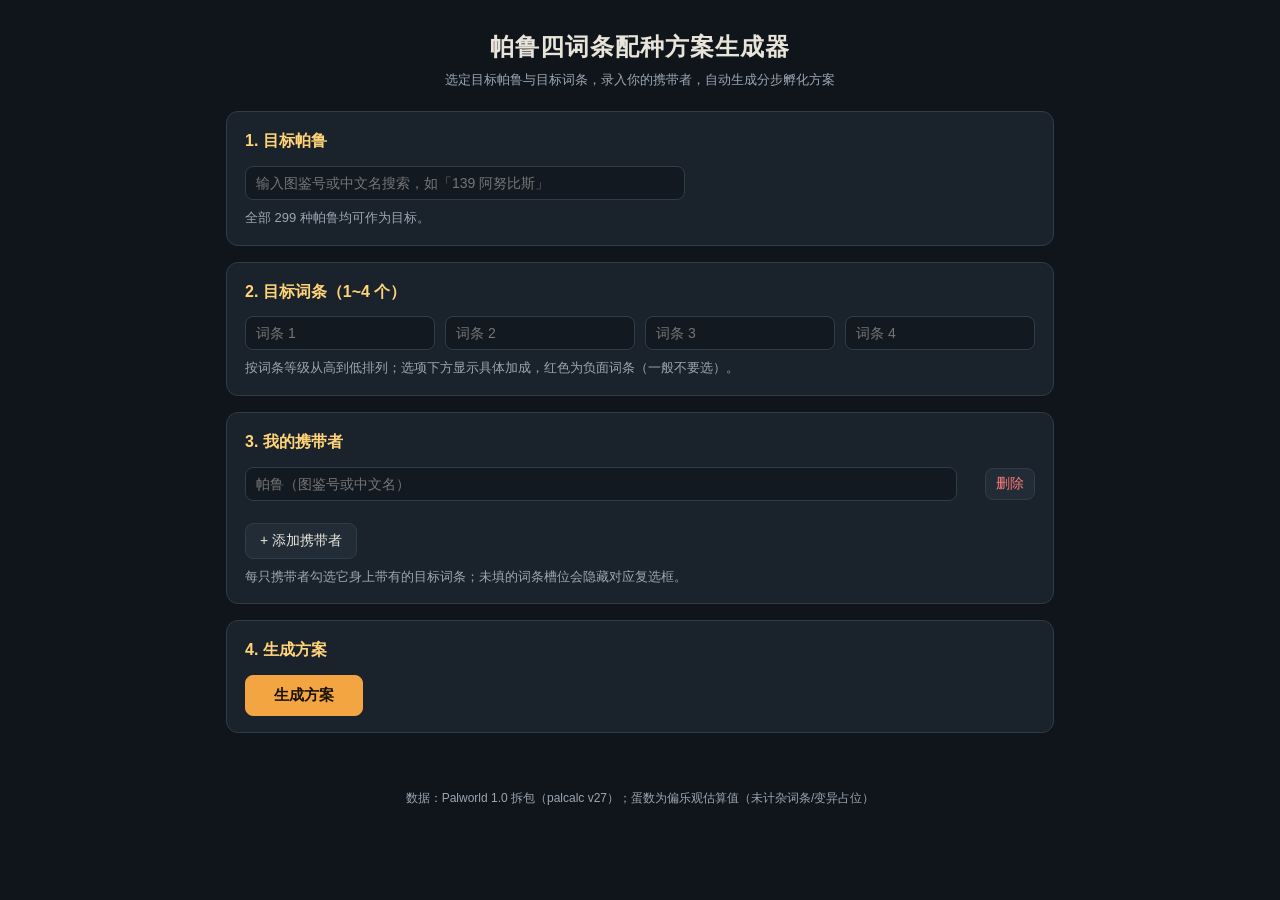
<file: palworld-breeding-planner/index.html>
<!DOCTYPE html>
<html lang="zh-CN">
<head>
<meta charset="UTF-8">
<meta name="viewport" content="width=device-width, initial-scale=1">
<title>帕鲁四词条配种方案生成器</title>
<style>
  :root {
    --bg: #10151b;
    --card: #1a222b;
    --card2: #222c37;
    --line: #2f3c4a;
    --text: #e8e4da;
    --dim: #9aa7b4;
    --accent: #f2a541;
    --accent2: #ffd479;
    --danger: #ff7b7b;
  }
  * { box-sizing: border-box; }
  html, body { margin: 0; padding: 0; }
  body {
    background: var(--bg);
    color: var(--text);
    font-family: -apple-system, BlinkMacSystemFont, "PingFang SC", "Hiragino Sans GB", "Microsoft YaHei", "Noto Sans CJK SC", sans-serif;
    line-height: 1.6;
    font-size: 15px;
  }
  header { padding: 28px 16px 6px; text-align: center; }
  header h1 { font-size: 24px; margin: 0 0 4px; letter-spacing: 1px; }
  header .sub { color: var(--dim); font-size: 13px; margin: 0; }
  main {
    max-width: 860px;
    margin: 0 auto;
    padding: 14px 16px 36px;
    display: flex;
    flex-direction: column;
    gap: 16px;
  }
  .card {
    background: var(--card);
    border: 1px solid var(--line);
    border-radius: 12px;
    padding: 16px 18px;
  }
  .card h2 { font-size: 16px; margin: 0 0 12px; color: var(--accent2); font-weight: 600; }
  .hint { color: var(--dim); font-size: 13px; margin: 8px 0 0; }
  input[type="text"], input:not([type]) {
    background: #121920;
    border: 1px solid var(--line);
    color: var(--text);
    border-radius: 8px;
    padding: 8px 10px;
    font-size: 14px;
    width: 100%;
  }
  input:focus { outline: none; border-color: var(--accent); }
  input.invalid { border-color: var(--danger); }
  #target { max-width: 440px; }
  #passives {
    display: grid;
    grid-template-columns: repeat(auto-fit, minmax(160px, 1fr));
    gap: 10px;
  }
  .passive-sel.neg { color: var(--danger); border-color: var(--danger); }
  .pas-dd { position: relative; }
  .pas-panel {
    position: absolute;
    z-index: 30;
    top: calc(100% + 4px);
    left: 0;
    right: 0;
    max-height: 260px;
    overflow-y: auto;
    background: var(--card2);
    border: 1px solid var(--line);
    border-radius: 10px;
    box-shadow: 0 8px 24px rgba(0, 0, 0, 0.45);
  }
  .pas-opt {
    display: flex;
    flex-direction: column;
    gap: 1px;
    padding: 7px 10px;
    cursor: pointer;
    border-bottom: 1px solid rgba(255, 255, 255, 0.04);
  }
  .pas-opt:last-child { border-bottom: none; }
  .pas-opt:hover { background: rgba(242, 165, 65, 0.12); }
  .pas-opt[hidden] { display: none; }
  .pas-name { font-size: 14px; }
  .pas-desc { font-size: 12px; color: var(--dim); }
  .pas-opt.neg .pas-name { color: var(--danger); }
  .carrier-row {
    display: flex;
    flex-wrap: wrap;
    align-items: center;
    gap: 10px 14px;
    padding: 10px 0;
    border-top: 1px dashed var(--line);
  }
  .carrier-row:first-child { border-top: none; padding-top: 0; }
  .carrier-pal { flex: 1 1 220px; min-width: 180px; }
  .carrier-bits { display: flex; flex-wrap: wrap; gap: 6px 14px; }
  .bit {
    display: inline-flex;
    align-items: center;
    gap: 5px;
    font-size: 14px;
    cursor: pointer;
    color: var(--dim);
    white-space: nowrap;
  }
  .bit input { accent-color: var(--accent); margin: 0; }
  .bit[hidden] { display: none; }
  button {
    cursor: pointer;
    border-radius: 8px;
    border: 1px solid var(--line);
    background: var(--card2);
    color: var(--text);
    padding: 8px 14px;
    font-size: 14px;
  }
  button:hover { border-color: var(--accent); }
  #add-carrier { margin-top: 12px; }
  .del { color: var(--danger); padding: 6px 10px; }
  #generate {
    background: var(--accent);
    border-color: var(--accent);
    color: #1a1206;
    font-weight: 700;
    font-size: 15px;
    padding: 10px 28px;
  }
  .err { color: var(--danger); font-size: 14px; margin: 10px 0 0; }
  .err:empty { display: none; }
  .notice { color: var(--accent2); font-size: 13px; margin: 10px 0 0; }
  .res-title { font-size: 16px; margin: 18px 0 4px; color: var(--accent2); font-weight: 600; }
  .sug-card, .plan-card {
    background: var(--card2);
    border: 1px solid var(--line);
    border-radius: 10px;
    padding: 12px 14px;
    margin: 10px 0;
  }
  .sug-card h4, .plan-card h4 { margin: 0 0 6px; font-size: 14.5px; }
  .sug-card p { margin: 4px 0; font-size: 14px; }
  .plan-meta { color: var(--dim); font-size: 13px; margin: 0; }
  .steps { list-style: none; margin: 8px 0 0; padding: 0; }
  .steps li {
    padding: 6px 10px;
    border-left: 3px solid var(--accent);
    margin: 6px 0;
    font-size: 14px;
    background: rgba(255, 255, 255, 0.03);
    border-radius: 0 6px 6px 0;
  }
  .warn-line { color: var(--accent2); margin: 4px 0; font-size: 14px; }
  footer {
    text-align: center;
    color: var(--dim);
    font-size: 12px;
    padding: 20px 16px 34px;
  }
</style>
</head>
<body>
<header>
  <h1>帕鲁四词条配种方案生成器</h1>
  <p class="sub">选定目标帕鲁与目标词条，录入你的携带者，自动生成分步孵化方案</p>
</header>
<main>
  <section class="card" id="sec-target">
    <h2>1. 目标帕鲁</h2>
    <input id="target" type="text" list="pal-list" placeholder="输入图鉴号或中文名搜索，如「139 阿努比斯」" autocomplete="off">
    <p class="hint">全部 299 种帕鲁均可作为目标。</p>
  </section>

  <section class="card" id="sec-passives-card">
    <h2>2. 目标词条（1~4 个）</h2>
    <div id="passives">
      <input class="passive-sel" type="text" placeholder="词条 1" autocomplete="off">
      <input class="passive-sel" type="text" placeholder="词条 2" autocomplete="off">
      <input class="passive-sel" type="text" placeholder="词条 3" autocomplete="off">
      <input class="passive-sel" type="text" placeholder="词条 4" autocomplete="off">
    </div>
    <p class="hint">按词条等级从高到低排列；选项下方显示具体加成，红色为负面词条（一般不要选）。</p>
  </section>

  <section class="card" id="sec-carriers-card">
    <h2>3. 我的携带者</h2>
    <div id="carriers"></div>
    <button id="add-carrier" type="button">+ 添加携带者</button>
    <p class="hint">每只携带者勾选它身上带有的目标词条；未填的词条槽位会隐藏对应复选框。</p>
  </section>

  <section class="card" id="sec-generate">
    <h2>4. 生成方案</h2>
    <button id="generate" type="button">生成方案</button>
    <p class="err" id="form-err"></p>
    <div id="results"></div>
  </section>
</main>

<footer>数据：Palworld 1.0 拆包（palcalc v27）；蛋数为偏乐观估算值（未计杂词条/变异占位）</footer>

<datalist id="pal-list"></datalist>

<!-- 加载顺序固定：data → engine → solver → suggest → ui -->
<script>
/* src/data.js */
/* 生成文件, 请勿手改 — 由 tools/extract_data.py 从 palcalc @ d32c412 拆包数据生成 */
(function(g){const DATA={"PALS":[{"id":"BadCatgirl","zh":"妮瞅莎","en":"Nyafia","dex":"143","rank":1250,"pri":125000,"isVariant":false,"minLv":30,"maxLv":60},{"id":"BlueberryFairy","zh":"梅莉姆","en":"Prunelia","dex":"147","rank":1390,"pri":139000,"isVariant":false,"minLv":30,"maxLv":66},{"id":"BrownRabbit","zh":"詹兔曼","en":"Lapiron","dex":"165","rank":1680,"pri":168000,"isVariant":false,"minLv":63,"maxLv":69},{"id":"GoldenHorse","zh":"金驰兽","en":"Gildane","dex":"154","rank":730,"pri":73000,"isVariant":false,"minLv":53,"maxLv":66},{"id":"TentacleTurtle","zh":"盔盔仔","en":"Turtacle","dex":"37","rank":2410,"pri":241000,"isVariant":false,"minLv":5,"maxLv":50},{"id":"TentacleTurtle_Ground","zh":"金盔仔","en":"Turtacle Terra","dex":"37B","rank":1330,"pri":577,"isVariant":true,"minLv":40,"maxLv":65},{"id":"Anubis","zh":"阿努比斯","en":"Anubis","dex":"139","rank":480,"pri":48000,"isVariant":false,"minLv":55,"maxLv":80},{"id":"Baphomet","zh":"炎魔羊","en":"Incineram","dex":"91","rank":1470,"pri":147000,"isVariant":false,"minLv":30,"maxLv":44},{"id":"Baphomet_Dark","zh":"暗魔羊","en":"Incineram Noct","dex":"91B","rank":1310,"pri":131000,"isVariant":true,"minLv":37,"maxLv":39},{"id":"Bastet","zh":"喵丝特","en":"Mau","dex":"27","rank":3040,"pri":304000,"isVariant":false,"minLv":5,"maxLv":25},{"id":"Bastet_Ice","zh":"冰丝特","en":"Mau Cryst","dex":"27B","rank":2750,"pri":275000,"isVariant":true,"minLv":1,"maxLv":45},{"id":"Boar","zh":"草莽猪","en":"Rushoar","dex":"28","rank":2880,"pri":288000,"isVariant":false,"minLv":5,"maxLv":25},{"id":"Carbunclo","zh":"翠叶鼠","en":"Lifmunk","dex":"4","rank":3020,"pri":302000,"isVariant":false,"minLv":1,"maxLv":14},{"id":"ColorfulBird","zh":"炸蛋鸟","en":"Tocotoco","dex":"53","rank":2730,"pri":273000,"isVariant":false,"minLv":1,"maxLv":47},{"id":"Deer","zh":"紫霞鹿","en":"Eikthyrdeer","dex":"32","rank":2710,"pri":271000,"isVariant":false,"minLv":6,"maxLv":80},{"id":"Deer_Ground","zh":"祇岳鹿","en":"Eikthyrdeer Terra","dex":"32B","rank":2580,"pri":258000,"isVariant":true,"minLv":20,"maxLv":80},{"id":"DrillGame","zh":"碎岩龟","en":"Digtoise","dex":"107","rank":1550,"pri":155000,"isVariant":false,"minLv":17,"maxLv":44},{"id":"Eagle","zh":"天擒鸟","en":"Galeclaw","dex":"49","rank":2570,"pri":257000,"isVariant":false,"minLv":11,"maxLv":29},{"id":"ElecPanda","zh":"暴电熊","en":"Grizzbolt","dex":"185","rank":1020,"pri":102000,"isVariant":false,"minLv":30,"maxLv":80},{"id":"Ganesha","zh":"壶小象","en":"Teafant","dex":"11","rank":3070,"pri":307000,"isVariant":false,"minLv":2,"maxLv":25},{"id":"Garm","zh":"猎狼","en":"Direhowl","dex":"33","rank":2680,"pri":268000,"isVariant":false,"minLv":6,"maxLv":14},{"id":"Gorilla","zh":"铁拳猿","en":"Gorirat","dex":"74","rank":2140,"pri":214000,"isVariant":false,"minLv":22,"maxLv":80},{"id":"Gorilla_Ground","zh":"石掌猿","en":"Gorirat Terra","dex":"74B","rank":1880,"pri":188000,"isVariant":true,"minLv":30,"maxLv":80},{"id":"Hedgehog","zh":"电棘鼠","en":"Jolthog","dex":"15","rank":3030,"pri":303000,"isVariant":false,"minLv":4,"maxLv":13},{"id":"Hedgehog_Ice","zh":"冰刺鼠","en":"Jolthog Cryst","dex":"15B","rank":2850,"pri":285000,"isVariant":true,"minLv":1,"maxLv":24},{"id":"Kirin","zh":"雷角马","en":"Univolt","dex":"54","rank":2270,"pri":227000,"isVariant":false,"minLv":14,"maxLv":80},{"id":"Kirin_Ice","zh":"凌角马","en":"Univolt Cryst","dex":"54B","rank":540,"pri":54000,"isVariant":true,"minLv":75,"maxLv":77},{"id":"Kitsunebi","zh":"火绒狐","en":"Foxparks","dex":"29","rank":2990,"pri":299000,"isVariant":false,"minLv":5,"maxLv":18},{"id":"LittleBriarRose","zh":"荊棘魔仙","en":"Bristla","dex":"60","rank":2690,"pri":269000,"isVariant":false,"minLv":1,"maxLv":29},{"id":"Mutant","zh":"秘斯媞雅","en":"Lunaris","dex":"82","rank":2010,"pri":201000,"isVariant":false,"minLv":25,"maxLv":49},{"id":"Penguin","zh":"企丸丸","en":"Pengullet","dex":"17","rank":2960,"pri":296000,"isVariant":false,"minLv":1,"maxLv":45},{"id":"Penguin_Electric","zh":"闪丸丸","en":"Pengullet Lux","dex":"17B","rank":2490,"pri":572,"isVariant":true,"minLv":50,"maxLv":55},{"id":"RaijinDaughter","zh":"雷鸣童子","en":"Dazzi","dex":"92","rank":2400,"pri":240000,"isVariant":false,"minLv":1,"maxLv":55},{"id":"SharkKid","zh":"鲨小子","en":"Gobfin","dex":"55","rank":2550,"pri":255000,"isVariant":false,"minLv":14,"maxLv":34},{"id":"SharkKid_Fire","zh":"红小鲨","en":"Gobfin Ignis","dex":"55B","rank":2430,"pri":243000,"isVariant":true,"minLv":20,"maxLv":50},{"id":"SheepBall","zh":"棉悠悠","en":"Lamball","dex":"1","rank":3050,"pri":305000,"isVariant":false,"minLv":1,"maxLv":20},{"id":"Umihebi","zh":"覆海龙","en":"Jormuntide","dex":"121","rank":590,"pri":59000,"isVariant":false,"minLv":55,"maxLv":80},{"id":"Umihebi_Fire","zh":"腾炎龙","en":"Jormuntide Ignis","dex":"121B","rank":170,"pri":17000,"isVariant":true,"minLv":66,"maxLv":80},{"id":"Werewolf","zh":"月镰魔","en":"Loupmoon","dex":"56","rank":2110,"pri":211000,"isVariant":false,"minLv":14,"maxLv":38},{"id":"WindChimes","zh":"吊缚灵","en":"Hangyu","dex":"38","rank":2780,"pri":278000,"isVariant":false,"minLv":9,"maxLv":40},{"id":"WindChimes_Ice","zh":"冰缚灵","en":"Hangyu Cryst","dex":"38B","rank":2510,"pri":251000,"isVariant":true,"minLv":25,"maxLv":60},{"id":"Suzaku","zh":"朱雀","en":"Suzaku","dex":"122","rank":1200,"pri":120000,"isVariant":false,"minLv":40,"maxLv":80},{"id":"Suzaku_Water","zh":"清雀","en":"Suzaku Aqua","dex":"122B","rank":740,"pri":74000,"isVariant":true,"minLv":42,"maxLv":80},{"id":"FireKirin","zh":"火麒麟","en":"Pyrin","dex":"93","rank":1980,"pri":198000,"isVariant":false,"minLv":29,"maxLv":80},{"id":"FireKirin_Dark","zh":"邪麒麟","en":"Pyrin Noct","dex":"93B","rank":1870,"pri":187000,"isVariant":true,"minLv":32,"maxLv":80},{"id":"FairyDragon","zh":"精灵龙","en":"Elphidran","dex":"63","rank":2280,"pri":228000,"isVariant":false,"minLv":20,"maxLv":80},{"id":"FairyDragon_Water","zh":"水灵龙","en":"Elphidran Aqua","dex":"63B","rank":1640,"pri":164000,"isVariant":true,"minLv":33,"maxLv":80},{"id":"SweetsSheep","zh":"棉花糖","en":"Woolipop","dex":"39","rank":2820,"pri":282000,"isVariant":false,"minLv":9,"maxLv":19},{"id":"SweetsSheep_Ground","zh":"可可棉花糖","en":"Woolipop Terra","dex":"39B","rank":2030,"pri":203000,"isVariant":true,"minLv":55,"maxLv":60},{"id":"WhiteTiger","zh":"冰棘兽","en":"Cryolinx","dex":"132","rank":1040,"pri":104000,"isVariant":false,"minLv":42,"maxLv":49},{"id":"Alpaca","zh":"美露帕","en":"Melpaca","dex":"20","rank":2720,"pri":272000,"isVariant":false,"minLv":5,"maxLv":17},{"id":"Serpent","zh":"滑水蛇","en":"Surfent","dex":"75","rank":2440,"pri":244000,"isVariant":false,"minLv":12,"maxLv":35},{"id":"Serpent_Ground","zh":"流沙蛇","en":"Surfent Terra","dex":"75B","rank":1840,"pri":184000,"isVariant":true,"minLv":31,"maxLv":63},{"id":"DarkCrow","zh":"黑鸦隐士","en":"Cawgnito","dex":"57","rank":2370,"pri":237000,"isVariant":false,"minLv":14,"maxLv":57},{"id":"BlueDragon","zh":"碧海龙","en":"Azurobe","dex":"41","rank":1830,"pri":183000,"isVariant":false,"minLv":35,"maxLv":80},{"id":"BlueDragon_Ice","zh":"碧月龙","en":"Azurobe Cryst","dex":"41B","rank":1220,"pri":578,"isVariant":true,"minLv":50,"maxLv":80},{"id":"PinkCat","zh":"捣蛋猫","en":"Cattiva","dex":"2","rank":2760,"pri":276000,"isVariant":false,"minLv":1,"maxLv":20},{"id":"NegativeKoala","zh":"瞅什魔","en":"Depresso","dex":"16","rank":3000,"pri":300000,"isVariant":false,"minLv":4,"maxLv":35},{"id":"FengyunDeeper","zh":"云海鹿","en":"Fenglope","dex":"83","rank":1960,"pri":196000,"isVariant":false,"minLv":25,"maxLv":80},{"id":"VolcanicMonster","zh":"熔岩兽","en":"Reptyro","dex":"129","rank":1060,"pri":106000,"isVariant":false,"minLv":36,"maxLv":50},{"id":"VolcanicMonster_Ice","zh":"寒霜兽","en":"Reptyro Cryst","dex":"129B","rank":600,"pri":60000,"isVariant":true,"minLv":42,"maxLv":67},{"id":"GhostBeast","zh":"噬魂兽","en":"Maraith","dex":"117","rank":1710,"pri":171000,"isVariant":false,"minLv":38,"maxLv":60},{"id":"RobinHood","zh":"羽箭射手","en":"Robinquill","dex":"76","rank":2260,"pri":226000,"isVariant":false,"minLv":22,"maxLv":34},{"id":"RobinHood_Ground","zh":"山岳射手","en":"Robinquill Terra","dex":"76B","rank":2050,"pri":205000,"isVariant":true,"minLv":30,"maxLv":55},{"id":"LazyDragon","zh":"佩克龙","en":"Relaxaurus","dex":"94","rank":1090,"pri":109000,"isVariant":false,"minLv":30,"maxLv":80},{"id":"LazyDragon_Electric","zh":"派克龙","en":"Relaxaurus Lux","dex":"94B","rank":770,"pri":77000,"isVariant":true,"minLv":48,"maxLv":80},{"id":"AmaterasuWolf","zh":"苍焰狼","en":"Kitsun","dex":"111","rank":1670,"pri":167000,"isVariant":false,"minLv":34,"maxLv":38},{"id":"LizardMan","zh":"朋克蜥","en":"Leezpunk","dex":"73","rank":2670,"pri":267000,"isVariant":false,"minLv":21,"maxLv":40},{"id":"LizardMan_Fire","zh":"热血蜥","en":"Leezpunk Ignis","dex":"73B","rank":2640,"pri":264000,"isVariant":true,"minLv":28,"maxLv":40},{"id":"BluePlatypus","zh":"冲浪鸭","en":"Fuack","dex":"5","rank":2980,"pri":298000,"isVariant":false,"minLv":6,"maxLv":20},{"id":"BluePlatypus_Fire","zh":"热浪鸭","en":"Fuack Ignis","dex":"5B","rank":2300,"pri":575,"isVariant":true,"minLv":32,"maxLv":50},{"id":"BirdDragon","zh":"烽歌龙","en":"Vanwyrm","dex":"64","rank":1650,"pri":165000,"isVariant":false,"minLv":20,"maxLv":63},{"id":"BirdDragon_Ice","zh":"霜歌龙","en":"Vanwyrm Cryst","dex":"64B","rank":1430,"pri":143000,"isVariant":true,"minLv":23,"maxLv":67},{"id":"ChickenPal","zh":"皮皮鸡","en":"Chikipi","dex":"3","rank":3080,"pri":308000,"isVariant":false,"minLv":1,"maxLv":25},{"id":"FlowerDinosaur","zh":"花冠龙","en":"Dinossom","dex":"84","rank":2100,"pri":210000,"isVariant":false,"minLv":10,"maxLv":35},{"id":"FlowerDinosaur_Electric","zh":"雷冠龙","en":"Dinossom Lux","dex":"84B","rank":1890,"pri":189000,"isVariant":true,"minLv":15,"maxLv":47},{"id":"ElecCat","zh":"伏特喵","en":"Sparkit","dex":"42","rank":3010,"pri":301000,"isVariant":false,"minLv":1,"maxLv":12},{"id":"IceHorse","zh":"唤冬兽","en":"Frostallion","dex":"200","rank":150,"pri":15000,"isVariant":false,"minLv":60,"maxLv":60},{"id":"IceHorse_Dark","zh":"唤夜兽","en":"Frostallion Noct","dex":"200B","rank":110,"pri":11000,"isVariant":true,"minLv":65,"maxLv":65},{"id":"GrassMammoth","zh":"森猛犸","en":"Mammorest","dex":"87","rank":1340,"pri":134000,"isVariant":false,"minLv":26,"maxLv":80},{"id":"GrassMammoth_Ice","zh":"雪猛犸","en":"Mammorest Cryst","dex":"87B","rank":1070,"pri":107000,"isVariant":true,"minLv":36,"maxLv":80},{"id":"CatVampire","zh":"夜幕魔蝠","en":"Felbat","dex":"65","rank":1570,"pri":157000,"isVariant":false,"minLv":20,"maxLv":66},{"id":"SakuraSaurus","zh":"连理龙","en":"Broncherry","dex":"108","rank":1380,"pri":138000,"isVariant":false,"minLv":23,"maxLv":80},{"id":"SakuraSaurus_Water","zh":"海誓龙","en":"Broncherry Aqua","dex":"108B","rank":1080,"pri":108000,"isVariant":true,"minLv":30,"maxLv":80},{"id":"Horus","zh":"荷鲁斯","en":"Faleris","dex":"188","rank":500,"pri":50000,"isVariant":false,"minLv":76,"maxLv":80},{"id":"KingBahamut","zh":"焰煌","en":"Blazamut","dex":"137","rank":410,"pri":41000,"isVariant":false,"minLv":46,"maxLv":80},{"id":"KingBahamut_Dragon","zh":"殁殃","en":"Blazamut Ryu","dex":"137B","rank":100,"pri":10000,"isVariant":true,"minLv":null,"maxLv":null},{"id":"BerryGoat","zh":"灌木羊","en":"Caprity","dex":"34","rank":2610,"pri":261000,"isVariant":false,"minLv":6,"maxLv":30},{"id":"IceDeer","zh":"严冬鹿","en":"Reindrix","dex":"101","rank":1930,"pri":193000,"isVariant":false,"minLv":32,"maxLv":80},{"id":"BlackGriffon","zh":"异构格里芬","en":"Shadowbeak","dex":"189","rank":550,"pri":55000,"isVariant":false,"minLv":50,"maxLv":80},{"id":"WhiteMoth","zh":"绸笠蛾","en":"Sibelyx","dex":"116","rank":1810,"pri":181000,"isVariant":false,"minLv":25,"maxLv":45},{"id":"WhiteMoth_Neutral","zh":"绢笠蛾","en":"Sibelyx Primo","dex":"116B","rank":650,"pri":65000,"isVariant":true,"minLv":75,"maxLv":78},{"id":"CuteFox","zh":"玉藻狐","en":"Vixy","dex":"6","rank":3060,"pri":306000,"isVariant":false,"minLv":1,"maxLv":25},{"id":"FoxMage","zh":"焰巫狐","en":"Wixen","dex":"78","rank":2080,"pri":208000,"isVariant":false,"minLv":20,"maxLv":38},{"id":"FoxMage_Dark","zh":"幽巫狐","en":"Wixen Noct","dex":"78B","rank":1490,"pri":149000,"isVariant":true,"minLv":30,"maxLv":55},{"id":"PinkLizard","zh":"博爱蜥","en":"Lovander","dex":"69","rank":2090,"pri":209000,"isVariant":false,"minLv":30,"maxLv":42},{"id":"WizardOwl","zh":"啼卡尔","en":"Hoocrates","dex":"19","rank":2940,"pri":294000,"isVariant":false,"minLv":4,"maxLv":22},{"id":"Kelpie","zh":"水灵儿","en":"Kelpsea","dex":"43","rank":2810,"pri":281000,"isVariant":false,"minLv":9,"maxLv":20},{"id":"Kelpie_Fire","zh":"火灵儿","en":"Kelpsea Ignis","dex":"43B","rank":2470,"pri":247000,"isVariant":true,"minLv":20,"maxLv":38},{"id":"NegativeOctopus","zh":"勾魂鱿","en":"Killamari","dex":"30","rank":2770,"pri":277000,"isVariant":false,"minLv":5,"maxLv":62},{"id":"NegativeOctopus_Neutral","zh":"蚀魂鱿","en":"Killamari Primo","dex":"30B","rank":2540,"pri":571,"isVariant":true,"minLv":24,"maxLv":55},{"id":"CowPal","zh":"波霸牛","en":"Mozzarina","dex":"40","rank":2800,"pri":280000,"isVariant":false,"minLv":9,"maxLv":19},{"id":"Yeti","zh":"白绒雪怪","en":"Wumpo","dex":"134","rank":830,"pri":83000,"isVariant":false,"minLv":42,"maxLv":80},{"id":"Yeti_Grass","zh":"绿苔绒怪","en":"Wumpo Botan","dex":"134B","rank":610,"pri":61000,"isVariant":true,"minLv":38,"maxLv":80},{"id":"VioletFairy","zh":"薇莉塔","en":"Vaelet","dex":"66","rank":1480,"pri":148000,"isVariant":false,"minLv":20,"maxLv":57},{"id":"HawkBird","zh":"疾风隼","en":"Nitewing","dex":"51","rank":2560,"pri":256000,"isVariant":false,"minLv":12,"maxLv":40},{"id":"FlowerRabbit","zh":"波娜兔","en":"Flopie","dex":"77","rank":2660,"pri":266000,"isVariant":false,"minLv":1,"maxLv":35},{"id":"LilyQueen","zh":"百合女王","en":"Lyleen","dex":"186","rank":240,"pri":24000,"isVariant":false,"minLv":58,"maxLv":80},{"id":"LilyQueen_Dark","zh":"黑月女王","en":"Lyleen Noct","dex":"186B","rank":220,"pri":22000,"isVariant":true,"minLv":49,"maxLv":80},{"id":"QueenBee","zh":"女皇蜂","en":"Elizabee","dex":"68","rank":1790,"pri":179000,"isVariant":false,"minLv":34,"maxLv":39},{"id":"SoldierBee","zh":"骑士蜂","en":"Beegarde","dex":"67","rank":2350,"pri":235000,"isVariant":false,"minLv":20,"maxLv":34},{"id":"CatBat","zh":"猫蝠怪","en":"Tombat","dex":"52","rank":2340,"pri":234000,"isVariant":false,"minLv":10,"maxLv":45},{"id":"GrassPanda","zh":"叶胖达","en":"Mossanda","dex":"102","rank":2060,"pri":206000,"isVariant":false,"minLv":27,"maxLv":80},{"id":"GrassPanda_Electric","zh":"雷胖达","en":"Mossanda Lux","dex":"102B","rank":1440,"pri":144000,"isVariant":true,"minLv":15,"maxLv":80},{"id":"FlameBuffalo","zh":"炽焰牛","en":"Arsox","dex":"58","rank":2320,"pri":232000,"isVariant":false,"minLv":1,"maxLv":34},{"id":"ThunderDog","zh":"霹雳犬","en":"Rayhound","dex":"98","rank":1920,"pri":192000,"isVariant":false,"minLv":20,"maxLv":58},{"id":"ThunderDog_Ice","zh":"凛光犬","en":"Rayhound Cryst","dex":"98B","rank":1600,"pri":160000,"isVariant":true,"minLv":35,"maxLv":77},{"id":"CuteMole","zh":"遁地鼠","en":"Fuddler","dex":"31","rank":2790,"pri":279000,"isVariant":false,"minLv":1,"maxLv":40},{"id":"BlackMetalDragon","zh":"魔渊龙","en":"Astegon","dex":"158","rank":490,"pri":49000,"isVariant":false,"minLv":55,"maxLv":80},{"id":"GrassRabbitMan","zh":"踏春兔","en":"Verdash","dex":"152","rank":1160,"pri":116000,"isVariant":false,"minLv":35,"maxLv":53},{"id":"IceFox","zh":"吹雪狐","en":"Foxcicle","dex":"95","rank":1970,"pri":197000,"isVariant":false,"minLv":15,"maxLv":37},{"id":"JetDragon","zh":"空涡龙","en":"Jetragon","dex":"202","rank":70,"pri":7000,"isVariant":false,"minLv":60,"maxLv":70},{"id":"DreamDemon","zh":"寐魔","en":"Daedream","dex":"22","rank":2910,"pri":291000,"isVariant":false,"minLv":4,"maxLv":16},{"id":"Monkey","zh":"新叶猿","en":"Tanzee","dex":"23","rank":2900,"pri":290000,"isVariant":false,"minLv":4,"maxLv":20},{"id":"Monkey_Fire","zh":"秋叶猿","en":"Tanzee Ignis","dex":"23B","rank":2830,"pri":283000,"isVariant":true,"minLv":10,"maxLv":12},{"id":"Manticore","zh":"狱焰王","en":"Blazehowl","dex":"112","rank":1360,"pri":136000,"isVariant":false,"minLv":30,"maxLv":80},{"id":"Manticore_Dark","zh":"狱阎王","en":"Blazehowl Noct","dex":"112B","rank":1270,"pri":127000,"isVariant":true,"minLv":34,"maxLv":80},{"id":"KingAlpaca","zh":"君王美露帕","en":"Kingpaca","dex":"21","rank":2220,"pri":222000,"isVariant":false,"minLv":23,"maxLv":80},{"id":"KingAlpaca_Ice","zh":"冰帝美露帕","en":"Kingpaca Cryst","dex":"21B","rank":1530,"pri":153000,"isVariant":true,"minLv":46,"maxLv":46},{"id":"PlantSlime","zh":"叶泥泥","en":"Gumoss","dex":"12","rank":2950,"pri":295000,"isVariant":false,"minLv":2,"maxLv":13},{"id":"PlantSlime_Flower","zh":"叶泥泥","en":"Gumoss","dex":"12B","rank":2950,"pri":295000,"isVariant":true,"minLv":2,"maxLv":4},{"id":"MopBaby","zh":"毛掸儿","en":"Swee","dex":"35","rank":2840,"pri":284000,"isVariant":false,"minLv":1,"maxLv":34},{"id":"MopKing","zh":"毛老爹","en":"Sweepa","dex":"36","rank":2150,"pri":215000,"isVariant":false,"minLv":11,"maxLv":40},{"id":"CatMage","zh":"暗巫猫","en":"Katress","dex":"79","rank":2040,"pri":204000,"isVariant":false,"minLv":20,"maxLv":46},{"id":"CatMage_Fire","zh":"炽巫猫","en":"Katress Ignis","dex":"79B","rank":1800,"pri":180000,"isVariant":true,"minLv":30,"maxLv":52},{"id":"PinkRabbit","zh":"姬小兔","en":"Ribbuny","dex":"44","rank":2860,"pri":286000,"isVariant":false,"minLv":1,"maxLv":35},{"id":"ThunderBird","zh":"迅雷鸟","en":"Beakon","dex":"96","rank":1690,"pri":169000,"isVariant":false,"minLv":30,"maxLv":80},{"id":"ThunderBird_Ice","zh":"疾霜鸟","en":"Beakon Cryst","dex":"96B","rank":580,"pri":58000,"isVariant":true,"minLv":75,"maxLv":77},{"id":"HerculesBeetle","zh":"铠格力斯","en":"Warsect","dex":"113","rank":1280,"pri":128000,"isVariant":false,"minLv":34,"maxLv":80},{"id":"HerculesBeetle_Ground","zh":"格鲁力斯","en":"Warsect Terra","dex":"113B","rank":630,"pri":63000,"isVariant":true,"minLv":30,"maxLv":64},{"id":"SaintCentaur","zh":"圣光骑士","en":"Paladius","dex":"198","rank":180,"pri":18000,"isVariant":false,"minLv":60,"maxLv":60},{"id":"NightFox","zh":"露娜蒂","en":"Nox","dex":"24","rank":2920,"pri":292000,"isVariant":false,"minLv":1,"maxLv":25},{"id":"CaptainPenguin","zh":"企丸王","en":"Penking","dex":"18","rank":2070,"pri":207000,"isVariant":false,"minLv":15,"maxLv":44},{"id":"CaptainPenguin_Black","zh":"闪丸王","en":"Penking Lux","dex":"18B","rank":1850,"pri":573,"isVariant":true,"minLv":null,"maxLv":null},{"id":"WeaselDragon","zh":"疾旋鼬","en":"Chillet","dex":"103","rank":2330,"pri":233000,"isVariant":false,"minLv":11,"maxLv":80},{"id":"WeaselDragon_Fire","zh":"桃旋鼬","en":"Chillet Ignis","dex":"103B","rank":1950,"pri":195000,"isVariant":true,"minLv":30,"maxLv":80},{"id":"SkyDragon","zh":"天羽龙","en":"Quivern","dex":"124","rank":1210,"pri":121000,"isVariant":false,"minLv":40,"maxLv":80},{"id":"SkyDragon_Grass","zh":"翠羽龙","en":"Quivern Botan","dex":"124B","rank":1300,"pri":130000,"isVariant":true,"minLv":45,"maxLv":80},{"id":"HadesBird","zh":"雷冥鸟","en":"Helzephyr","dex":"80","rank":1130,"pri":113000,"isVariant":false,"minLv":24,"maxLv":80},{"id":"HadesBird_Electric","zh":"雷鸣鸟","en":"Helzephyr Lux","dex":"80B","rank":960,"pri":96000,"isVariant":true,"minLv":47,"maxLv":80},{"id":"RedArmorBird","zh":"燧火鸟","en":"Ragnahawk","dex":"104","rank":1050,"pri":105000,"isVariant":false,"minLv":32,"maxLv":80},{"id":"Ronin","zh":"浪刃武士","en":"Bushi","dex":"85","rank":1560,"pri":156000,"isVariant":false,"minLv":25,"maxLv":59},{"id":"Ronin_Dark","zh":"鬼刃武士","en":"Bushi Noct","dex":"85B","rank":840,"pri":84000,"isVariant":true,"minLv":46,"maxLv":67},{"id":"FlyingManta","zh":"鲁米儿","en":"Celaray","dex":"7","rank":2740,"pri":274000,"isVariant":false,"minLv":2,"maxLv":20},{"id":"FlyingManta_Thunder","zh":"雷米儿","en":"Celaray Lux","dex":"7B","rank":2380,"pri":574,"isVariant":true,"minLv":26,"maxLv":55},{"id":"BlackCentaur","zh":"混沌骑士","en":"Necromus","dex":"199","rank":190,"pri":19000,"isVariant":false,"minLv":60,"maxLv":60},{"id":"FlowerDoll","zh":"花丽娜","en":"Petallia","dex":"89","rank":1720,"pri":172000,"isVariant":false,"minLv":28,"maxLv":57},{"id":"FlowerDoll_Fire","zh":"樱丽娜","en":"Petallia Ignis","dex":"89B","rank":820,"pri":82000,"isVariant":true,"minLv":71,"maxLv":73},{"id":"NaughtyCat","zh":"笑魇猫","en":"Grintale","dex":"70","rank":2120,"pri":212000,"isVariant":false,"minLv":17,"maxLv":48},{"id":"CuteButterfly","zh":"幻悦蝶","en":"Cinnamoth","dex":"61","rank":2620,"pri":262000,"isVariant":false,"minLv":16,"maxLv":29},{"id":"DarkScorpion","zh":"冥铠蝎","en":"Menasting","dex":"99","rank":1120,"pri":112000,"isVariant":false,"minLv":31,"maxLv":44},{"id":"DarkScorpion_Ground","zh":"金铠蝎","en":"Menasting Terra","dex":"99B","rank":640,"pri":64000,"isVariant":true,"minLv":48,"maxLv":55},{"id":"ThunderDragonMan","zh":"波鲁杰克斯","en":"Orserk","dex":"187","rank":120,"pri":12000,"isVariant":false,"minLv":74,"maxLv":80},{"id":"WoolFox","zh":"米露菲","en":"Cremis","dex":"8","rank":2890,"pri":289000,"isVariant":false,"minLv":1,"maxLv":13},{"id":"LazyCatfish","zh":"趴趴鲶","en":"Dumud","dex":"109","rank":2290,"pri":229000,"isVariant":false,"minLv":1,"maxLv":50},{"id":"LazyCatfish_Gold","zh":"梆梆鲶","en":"Dumud Gild","dex":"109B","rank":1620,"pri":576,"isVariant":true,"minLv":25,"maxLv":65},{"id":"LavaGirl","zh":"融焰娘","en":"Flambelle","dex":"25","rank":2700,"pri":270000,"isVariant":false,"minLv":1,"maxLv":50},{"id":"FlameBambi","zh":"燎火鹿","en":"Rooby","dex":"26","rank":2870,"pri":287000,"isVariant":false,"minLv":4,"maxLv":30},{"id":"NightLady","zh":"贝菈诺娃","en":"Bellanoir","dex":"195","rank":620,"pri":62000,"isVariant":false,"minLv":null,"maxLv":null},{"id":"NightLady_Dark","zh":"贝菈露洁","en":"Bellanoir Libero","dex":"195B","rank":130,"pri":13000,"isVariant":true,"minLv":null,"maxLv":null},{"id":"MoonQueen","zh":"辉月伊","en":"Selyne","dex":"190","rank":360,"pri":36000,"isVariant":false,"minLv":76,"maxLv":80},{"id":"KendoFrog","zh":"武道蛙","en":"Croajiro","dex":"9","rank":2600,"pri":260000,"isVariant":false,"minLv":4,"maxLv":65},{"id":"KendoFrog_Dark","zh":"极道蛙","en":"Croajiro Noct","dex":"9B","rank":1860,"pri":186000,"isVariant":true,"minLv":61,"maxLv":80},{"id":"LeafPrincess","zh":"春彩娘","en":"Lullu","dex":"125","rank":1990,"pri":199000,"isVariant":false,"minLv":30,"maxLv":65},{"id":"MushroomDragon","zh":"菇咚","en":"Shroomer","dex":"118","rank":1520,"pri":152000,"isVariant":false,"minLv":30,"maxLv":77},{"id":"MushroomDragon_Dark","zh":"菇波","en":"Shroomer Noct","dex":"118B","rank":1450,"pri":145000,"isVariant":true,"minLv":39,"maxLv":77},{"id":"SmallArmadillo","zh":"球犰","en":"Kikit","dex":"126","rank":2310,"pri":231000,"isVariant":false,"minLv":30,"maxLv":49},{"id":"CandleGhost","zh":"恐炬灵","en":"Sootseer","dex":"135","rank":980,"pri":98000,"isVariant":false,"minLv":45,"maxLv":67},{"id":"ScorpionMan","zh":"蛊刺妖","en":"Prixter","dex":"141","rank":1510,"pri":151000,"isVariant":false,"minLv":48,"maxLv":49},{"id":"ScorpionMan_Electric","zh":"电针妖","en":"Prixter Lux","dex":"141B","rank":850,"pri":85000,"isVariant":true,"minLv":65,"maxLv":70},{"id":"WingGolem","zh":"泰锋","en":"Knocklem","dex":"159","rank":260,"pri":26000,"isVariant":false,"minLv":55,"maxLv":80},{"id":"WingGolem_Fire","zh":"丹烽","en":"Knocklem Ignis","dex":"159B","rank":210,"pri":21000,"isVariant":true,"minLv":65,"maxLv":73},{"id":"GuardianDog","zh":"八云犬","en":"Yakumo","dex":"127","rank":2230,"pri":223000,"isVariant":false,"minLv":30,"maxLv":65},{"id":"SifuDog","zh":"汪宗师","en":"Dogen","dex":"155","rank":1460,"pri":146000,"isVariant":false,"minLv":51,"maxLv":56},{"id":"FeatherOstrich","zh":"战冠雀","en":"Dazemu","dex":"123","rank":2210,"pri":221000,"isVariant":false,"minLv":31,"maxLv":49},{"id":"MimicDog","zh":"旺财","en":"Mimog","dex":"144","rank":1740,"pri":174000,"isVariant":false,"minLv":5,"maxLv":80},{"id":"DarkAlien","zh":"杰诺贝达","en":"Xenovader","dex":"145","rank":1820,"pri":182000,"isVariant":false,"minLv":25,"maxLv":30},{"id":"WhiteAlienDragon","zh":"杰诺路达","en":"Xenogard","dex":"146","rank":990,"pri":99000,"isVariant":false,"minLv":null,"maxLv":null},{"id":"VolcanoDragon","zh":"流焰龙","en":"Moldron","dex":"105","rank":750,"pri":75000,"isVariant":false,"minLv":32,"maxLv":80},{"id":"VolcanoDragon_Ice","zh":"川霜龙","en":"Moldron Cryst","dex":"105B","rank":380,"pri":38000,"isVariant":true,"minLv":78,"maxLv":78},{"id":"DarkMechaDragon","zh":"杰诺多兰","en":"Xenolord","dex":"196","rank":400,"pri":40000,"isVariant":false,"minLv":null,"maxLv":null},{"id":"GhostRabbit","zh":"魅爱莉","en":"Nitemary","dex":"148","rank":1230,"pri":123000,"isVariant":false,"minLv":50,"maxLv":67},{"id":"GhostRabbit_Grass","zh":"碧艾莉","en":"Nitemary Botan","dex":"148B","rank":1320,"pri":132000,"isVariant":true,"minLv":50,"maxLv":54},{"id":"NightBlueHorse","zh":"夜冥驹","en":"Starryon","dex":"130","rank":1150,"pri":115000,"isVariant":false,"minLv":42,"maxLv":80},{"id":"NightBlueHorse_Neutral","zh":"日耀驹","en":"Starryon Primo","dex":"130B","rank":430,"pri":43000,"isVariant":true,"minLv":74,"maxLv":76},{"id":"WhiteShieldDragon","zh":"艾基鲁迦","en":"Silvegis","dex":"160","rank":560,"pri":56000,"isVariant":false,"minLv":59,"maxLv":80},{"id":"BlackPuppy","zh":"墨丸","en":"Smokie","dex":"149","rank":1760,"pri":176000,"isVariant":false,"minLv":30,"maxLv":66},{"id":"BlackPuppy_Ice","zh":"冬丸","en":"Smokie Cryst","dex":"149B","rank":1610,"pri":161000,"isVariant":true,"minLv":62,"maxLv":64},{"id":"WhiteDeer","zh":"净世鹿","en":"Celesdir","dex":"157","rank":570,"pri":57000,"isVariant":false,"minLv":54,"maxLv":80},{"id":"WhiteDeer_Dark","zh":"织夜鹿","en":"Celesdir Noct","dex":"157B","rank":270,"pri":27000,"isVariant":true,"minLv":79,"maxLv":79},{"id":"KingWhale","zh":"奥沧鲸","en":"Panthalus","dex":"203","rank":20,"pri":2000,"isVariant":false,"minLv":null,"maxLv":null},{"id":"MysteryMask","zh":"面惧","en":"Omascul","dex":"150","rank":1140,"pri":114000,"isVariant":false,"minLv":50,"maxLv":66},{"id":"HoodGhost","zh":"兜兜灵","en":"Hoodle","dex":"166","rank":1770,"pri":177000,"isVariant":false,"minLv":65,"maxLv":69},{"id":"Sekhmet","zh":"塞赫麦特","en":"Sekhmet","dex":"140","rank":870,"pri":87000,"isVariant":false,"minLv":37,"maxLv":80},{"id":"ElecLizard","zh":"电懒懒","en":"Slowatt","dex":"167","rank":1750,"pri":175000,"isVariant":false,"minLv":65,"maxLv":66},{"id":"GrimGirl","zh":"幽恋娜","en":"Splatterina","dex":"153","rank":780,"pri":78000,"isVariant":false,"minLv":52,"maxLv":80},{"id":"PurpleSpider","zh":"桃蛛娘","en":"Tarantriss","dex":"71","rank":1730,"pri":173000,"isVariant":false,"minLv":20,"maxLv":58},{"id":"BlueThunderHorse","zh":"驭雷马","en":"Azurmane","dex":"161","rank":420,"pri":42000,"isVariant":false,"minLv":57,"maxLv":80},{"id":"RockBeast","zh":"磐峰兽","en":"Pierdon","dex":"131","rank":1110,"pri":111000,"isVariant":false,"minLv":42,"maxLv":50},{"id":"RockBeast_Ice","zh":"寒峰兽","en":"Pierdon Cryst","dex":"131B","rank":460,"pri":46000,"isVariant":true,"minLv":68,"maxLv":69},{"id":"OctopusGirl","zh":"墨沫姬","en":"Gloopie","dex":"48","rank":2530,"pri":253000,"isVariant":false,"minLv":10,"maxLv":80},{"id":"OctopusGirl_Neutral","zh":"梦沫姬","en":"Gloopie Primo","dex":"48B","rank":1630,"pri":163000,"isVariant":true,"minLv":65,"maxLv":66},{"id":"IceNarwhal","zh":"凉晶鲸","en":"Whalaska","dex":"151","rank":710,"pri":71000,"isVariant":false,"minLv":42,"maxLv":80},{"id":"IceNarwhal_Fire","zh":"桃晶鲸","en":"Whalaska Ignis","dex":"151B","rank":370,"pri":37000,"isVariant":true,"minLv":58,"maxLv":80},{"id":"JellyfishFairy","zh":"海月仙","en":"Jelliette","dex":"45","rank":2650,"pri":265000,"isVariant":false,"minLv":6,"maxLv":80},{"id":"Kitsunebi_Ice","zh":"雪绒狐","en":"Foxparks Cryst","dex":"29B","rank":2500,"pri":250000,"isVariant":true,"minLv":15,"maxLv":58},{"id":"BerryGoat_Dark","zh":"郁木羊","en":"Caprity Noct","dex":"34B","rank":1940,"pri":194000,"isVariant":true,"minLv":23,"maxLv":58},{"id":"PinkRabbit_Grass","zh":"艾小兔","en":"Ribbuny Botan","dex":"44B","rank":2460,"pri":246000,"isVariant":true,"minLv":18,"maxLv":58},{"id":"Werewolf_Ice","zh":"霜镰魔","en":"Loupmoon Cryst","dex":"56B","rank":1290,"pri":129000,"isVariant":true,"minLv":30,"maxLv":66},{"id":"AmaterasuWolf_Dark","zh":"幽焰狼","en":"Kitsun Noct","dex":"111B","rank":800,"pri":80000,"isVariant":true,"minLv":56,"maxLv":66},{"id":"RaijinDaughter_Water","zh":"天阴童子","en":"Dazzi Noct","dex":"92B","rank":1910,"pri":191000,"isVariant":true,"minLv":20,"maxLv":66},{"id":"WhiteTiger_Ground","zh":"金棘兽","en":"Cryolinx Terra","dex":"132B","rank":470,"pri":47000,"isVariant":true,"minLv":56,"maxLv":64},{"id":"FengyunDeeper_Electric","zh":"雷隐鹿","en":"Fenglope Lux","dex":"83B","rank":900,"pri":90000,"isVariant":true,"minLv":57,"maxLv":80},{"id":"Horus_Water","zh":"伊西斯","en":"Faleris Aqua","dex":"188B","rank":450,"pri":45000,"isVariant":true,"minLv":56,"maxLv":80},{"id":"SnowTigerBeastman","zh":"霜牙王","en":"Bastigor","dex":"191","rank":50,"pri":5000,"isVariant":false,"minLv":75,"maxLv":80},{"id":"SnakeGirl","zh":"梅杜娜","en":"Venusa","dex":"178","rank":970,"pri":97000,"isVariant":false,"minLv":75,"maxLv":77},{"id":"GhostAnglerfish","zh":"冥灯鱼","en":"Ghangler","dex":"97","rank":880,"pri":88000,"isVariant":false,"minLv":30,"maxLv":80},{"id":"GhostAnglerfish_Fire","zh":"炙灯鱼","en":"Ghangler Ignis","dex":"97B","rank":720,"pri":72000,"isVariant":true,"minLv":null,"maxLv":null},{"id":"IceWitch","zh":"冰姬灵","en":"Icelyn","dex":"119","rank":1260,"pri":126000,"isVariant":false,"minLv":null,"maxLv":null},{"id":"ClownRabbit","zh":"拉比耶尔","en":"Dupin","dex":"176","rank":520,"pri":52000,"isVariant":false,"minLv":55,"maxLv":74},{"id":"LegendDeer","zh":"默世鹿","en":"Hartalis","dex":"197","rank":90,"pri":9000,"isVariant":false,"minLv":null,"maxLv":null},{"id":"LeafMomonga","zh":"达鼠泥","en":"Herbil","dex":"10","rank":2630,"pri":263000,"isVariant":false,"minLv":1,"maxLv":50},{"id":"SmallYeti","zh":"雪墩墩","en":"Snugloo","dex":"133","rank":2390,"pri":239000,"isVariant":false,"minLv":32,"maxLv":34},{"id":"IceCrocodile","zh":"肚肚鳄","en":"Munchill","dex":"86","rank":2130,"pri":213000,"isVariant":false,"minLv":10,"maxLv":60},{"id":"CactusDoll","zh":"球抱苞","en":"Needoll","dex":"100","rank":2420,"pri":242000,"isVariant":false,"minLv":31,"maxLv":40},{"id":"CactusDoll_Dark","zh":"妖抱苞","en":"Needoll Noct","dex":"100B","rank":1580,"pri":158000,"isVariant":true,"minLv":33,"maxLv":36},{"id":"MushroomLady","zh":"红菇娘","en":"Mycora","dex":"179","rank":760,"pri":76000,"isVariant":false,"minLv":75,"maxLv":78},{"id":"StuffedShark","zh":"布偶鲨","en":"Finsider","dex":"88","rank":2450,"pri":245000,"isVariant":false,"minLv":1,"maxLv":40},{"id":"StuffedShark_Fire","zh":"粉粉布偶鲨","en":"Finsider Ignis","dex":"88B","rank":2240,"pri":581,"isVariant":true,"minLv":null,"maxLv":null},{"id":"FoxExorcist","zh":"昭炎狐","en":"Flaracle","dex":"174","rank":390,"pri":39000,"isVariant":false,"minLv":65,"maxLv":80},{"id":"IceSeal","zh":"香草豹冰","en":"Polapup","dex":"72","rank":1660,"pri":166000,"isVariant":false,"minLv":33,"maxLv":60},{"id":"IceSeal_Ground","zh":"巧克力豹冰","en":"Polapup Terra","dex":"72B","rank":1100,"pri":110000,"isVariant":true,"minLv":55,"maxLv":60},{"id":"CloverFairy","zh":"幸叶茸","en":"Clovee","dex":"14","rank":2970,"pri":297000,"isVariant":false,"minLv":3,"maxLv":13},{"id":"ElecPomeranian","zh":"电汪汪","en":"Puffolt","dex":"62","rank":2360,"pri":236000,"isVariant":false,"minLv":18,"maxLv":69},{"id":"GhostBlackCat","zh":"念影喵","en":"Wispaw","dex":"50","rank":2250,"pri":225000,"isVariant":false,"minLv":11,"maxLv":73},{"id":"ThiefBird","zh":"盗影鸦","en":"Roujay","dex":"177","rank":530,"pri":53000,"isVariant":false,"minLv":74,"maxLv":78},{"id":"OniGhostGirl","zh":"吓丝妮","en":"Bakemi","dex":"168","rank":1540,"pri":154000,"isVariant":false,"minLv":65,"maxLv":69},{"id":"Plesiosaur","zh":"梁叶龙","en":"Braloha","dex":"110","rank":1030,"pri":103000,"isVariant":false,"minLv":33,"maxLv":80},{"id":"TropicalOstrich","zh":"咕咕桑葩","en":"Palumba","dex":"106","rank":1240,"pri":124000,"isVariant":false,"minLv":32,"maxLv":50},{"id":"GrassGolem","zh":"双心岩傀","en":"Dualith","dex":"138","rank":510,"pri":51000,"isVariant":false,"minLv":46,"maxLv":80},{"id":"GrassGolem_Dark","zh":"咒心岩傀","en":"Dualith Noct","dex":"138B","rank":250,"pri":25000,"isVariant":true,"minLv":70,"maxLv":77},{"id":"SnowPeafowl","zh":"白真雪雀","en":"Frostplume","dex":"114","rank":860,"pri":86000,"isVariant":false,"minLv":39,"maxLv":68},{"id":"CubeTurtle","zh":"重岩龟","en":"Tetroise","dex":"142","rank":790,"pri":79000,"isVariant":false,"minLv":48,"maxLv":80},{"id":"CubeTurtle_Neutral","zh":"净岩龟","en":"Tetroise Primo","dex":"142B","rank":200,"pri":20000,"isVariant":true,"minLv":60,"maxLv":78},{"id":"LongCat","zh":"喵璐璐","en":"Valentail","dex":"162","rank":1900,"pri":190000,"isVariant":false,"minLv":63,"maxLv":69},{"id":"JellyfishGhost","zh":"海月灵","en":"Jellroy","dex":"46","rank":2590,"pri":259000,"isVariant":false,"minLv":14,"maxLv":80},{"id":"ThunderFluffyBird","zh":"雷云鹫","en":"Dynamoff","dex":"172","rank":1400,"pri":140000,"isVariant":false,"minLv":63,"maxLv":69},{"id":"MoonChild","zh":"缀夜星","en":"Wistella","dex":"181","rank":1180,"pri":118000,"isVariant":false,"minLv":66,"maxLv":78},{"id":"SamuraiDog","zh":"宗铭丸","en":"Pupperai","dex":"13","rank":2930,"pri":293000,"isVariant":false,"minLv":2,"maxLv":4},{"id":"PoseidonOrca","zh":"海皇鲸","en":"Neptilius","dex":"201","rank":160,"pri":16000,"isVariant":false,"minLv":60,"maxLv":60},{"id":"SwordCutlassfish","zh":"鞘刀鱼","en":"Skutlass","dex":"128","rank":1420,"pri":142000,"isVariant":false,"minLv":30,"maxLv":66},{"id":"SwordCutlassfish_Fire","zh":"炼刃鱼","en":"Skutlass Ignis","dex":"128B","rank":1590,"pri":159000,"isVariant":true,"minLv":40,"maxLv":44},{"id":"YakushimaMonster001","zh":"绿史莱姆","en":"Green Slime","dex":"10002","rank":3100,"pri":310000,"isVariant":false,"minLv":33,"maxLv":35},{"id":"YakushimaMonster001_Blue","zh":"蓝史莱姆","en":"Blue Slime","dex":"10003","rank":3100,"pri":310000,"isVariant":false,"minLv":33,"maxLv":35},{"id":"YakushimaMonster001_Red","zh":"红史莱姆","en":"Red Slime","dex":"10007","rank":3100,"pri":310000,"isVariant":false,"minLv":36,"maxLv":41},{"id":"YakushimaMonster001_Purple","zh":"紫史莱姆","en":"Purple Slime","dex":"10005","rank":3100,"pri":310000,"isVariant":false,"minLv":36,"maxLv":41},{"id":"YakushimaMonster001_Pink","zh":"夜明史莱姆","en":"Illuminant Slime","dex":"10004","rank":3100,"pri":310000,"isVariant":false,"minLv":42,"maxLv":44},{"id":"YakushimaMonster001_Rainbow","zh":"彩虹史莱姆","en":"Rainbow Slime","dex":"10006","rank":3100,"pri":310000,"isVariant":false,"minLv":42,"maxLv":44},{"id":"YakushimaMonster002","zh":"附魔剑","en":"Enchanted Sword","dex":"10008","rank":3100,"pri":310000,"isVariant":false,"minLv":42,"maxLv":44},{"id":"YakushimaMonster003","zh":"洞穴蝙蝠","en":"Cave Bat","dex":"10009","rank":3100,"pri":310000,"isVariant":false,"minLv":36,"maxLv":41},{"id":"YakushimaMonster003_Purple","zh":"夜明蝙蝠","en":"Illuminant Bat","dex":"10010","rank":3100,"pri":310000,"isVariant":false,"minLv":42,"maxLv":44},{"id":"YakushimaBoss001","zh":"克苏鲁之眼","en":"Eye of Cthulhu","dex":"10000","rank":3100,"pri":310000,"isVariant":false,"minLv":45,"maxLv":45},{"id":"YakushimaBoss001_Small","zh":"恶魔眼","en":"Demon Eye","dex":"10001","rank":3100,"pri":310000,"isVariant":false,"minLv":33,"maxLv":35},{"id":"MummyPal","zh":"缚乃伊","en":"Gildra","dex":"120","rank":1170,"pri":117000,"isVariant":false,"minLv":39,"maxLv":80},{"id":"KingSunfish","zh":"曼波王","en":"Solmora","dex":"169","rank":1370,"pri":137000,"isVariant":false,"minLv":66,"maxLv":67},{"id":"KingSunfish_Thunder","zh":"曼波皇","en":"Solmora Lux","dex":"169B","rank":1000,"pri":100000,"isVariant":true,"minLv":76,"maxLv":78},{"id":"MonochromeQueen","zh":"墨罗娜","en":"Solenne","dex":"182","rank":280,"pri":28000,"isVariant":false,"minLv":76,"maxLv":78},{"id":"ElecSnail","zh":"电涡蜗","en":"Snock","dex":"163","rank":1780,"pri":178000,"isVariant":false,"minLv":63,"maxLv":69},{"id":"ElecSnail_Ground","zh":"金涡蜗","en":"Snock Lux","dex":"163B","rank":1500,"pri":150000,"isVariant":true,"minLv":74,"maxLv":76},{"id":"LanternButler","zh":"妖焰灯","en":"Loomen","dex":"180","rank":890,"pri":89000,"isVariant":false,"minLv":75,"maxLv":77},{"id":"SumoDog","zh":"力士獒","en":"Bulldosu","dex":"156","rank":1190,"pri":119000,"isVariant":false,"minLv":53,"maxLv":56},{"id":"VenusFlytrap","zh":"颚莉丝","en":"Carnibora","dex":"136","rank":1700,"pri":170000,"isVariant":false,"minLv":45,"maxLv":48},{"id":"FluffyBird","zh":"雪绵啾","en":"Muffly","dex":"59","rank":2480,"pri":248000,"isVariant":false,"minLv":15,"maxLv":65},{"id":"DandelionGirl","zh":"蒲蒲飞芽","en":"Souffline","dex":"164","rank":2000,"pri":200000,"isVariant":false,"minLv":63,"maxLv":69},{"id":"ClioneTwins","zh":"莉欧·莉涅","en":"Amione","dex":"47","rank":2520,"pri":252000,"isVariant":false,"minLv":9,"maxLv":65},{"id":"DarkFlameFox","zh":"紫狐娇","en":"Majex","dex":"115","rank":1010,"pri":101000,"isVariant":false,"minLv":35,"maxLv":77},{"id":"RedFlowerBird","zh":"大红呱","en":"Tropicaw","dex":"173","rank":1350,"pri":135000,"isVariant":false,"minLv":63,"maxLv":69},{"id":"SleeveRabbit","zh":"兔绣袖","en":"Lapure","dex":"170","rank":810,"pri":81000,"isVariant":false,"minLv":65,"maxLv":69},{"id":"LotusDragon","zh":"沁莲龙","en":"Ophydia","dex":"175","rank":230,"pri":23000,"isVariant":false,"minLv":69,"maxLv":80},{"id":"BlueSkyDragon","zh":"霄龙","en":"Shaolong","dex":"192","rank":40,"pri":4000,"isVariant":false,"minLv":76,"maxLv":78},{"id":"PandaGirl","zh":"莉芳","en":"Leafan","dex":"90","rank":1410,"pri":141000,"isVariant":false,"minLv":28,"maxLv":69},{"id":"GrassMinotaur","zh":"密林陶洛斯","en":"Elgrove","dex":"81","rank":2020,"pri":202000,"isVariant":false,"minLv":24,"maxLv":80},{"id":"GrassMinotaur_Ice","zh":"冰峰陶洛斯","en":"Elgrove Cryst","dex":"81B","rank":440,"pri":44000,"isVariant":true,"minLv":75,"maxLv":77},{"id":"Mothman","zh":"暮尘蛾","en":"Silvance","dex":"193","rank":80,"pri":8000,"isVariant":false,"minLv":null,"maxLv":null},{"id":"GhostDragon","zh":"灵曦龙","en":"Eidrolon","dex":"171","rank":300,"pri":30000,"isVariant":false,"minLv":65,"maxLv":80},{"id":"GhostDragon_Fire","zh":"狱熙龙","en":"Eidrolon Ignis","dex":"171B","rank":140,"pri":14000,"isVariant":true,"minLv":75,"maxLv":77},{"id":"FlowerPrince","zh":"夜蔓爵","en":"Dandilord","dex":"194","rank":60,"pri":6000,"isVariant":false,"minLv":null,"maxLv":null},{"id":"KabukiMan","zh":"燎火舞伶","en":"Renjishi","dex":"183","rank":290,"pri":29000,"isVariant":false,"minLv":78,"maxLv":80},{"id":"DomeArmorDragon","zh":"磐甲龙","en":"Aegidron","dex":"184","rank":30,"pri":3000,"isVariant":false,"minLv":79,"maxLv":79}],"PAL_BY_ID":{"BadCatgirl":{"id":"BadCatgirl","zh":"妮瞅莎","en":"Nyafia","dex":"143","rank":1250,"pri":125000,"isVariant":false,"minLv":30,"maxLv":60},"BlueberryFairy":{"id":"BlueberryFairy","zh":"梅莉姆","en":"Prunelia","dex":"147","rank":1390,"pri":139000,"isVariant":false,"minLv":30,"maxLv":66},"BrownRabbit":{"id":"BrownRabbit","zh":"詹兔曼","en":"Lapiron","dex":"165","rank":1680,"pri":168000,"isVariant":false,"minLv":63,"maxLv":69},"GoldenHorse":{"id":"GoldenHorse","zh":"金驰兽","en":"Gildane","dex":"154","rank":730,"pri":73000,"isVariant":false,"minLv":53,"maxLv":66},"TentacleTurtle":{"id":"TentacleTurtle","zh":"盔盔仔","en":"Turtacle","dex":"37","rank":2410,"pri":241000,"isVariant":false,"minLv":5,"maxLv":50},"TentacleTurtle_Ground":{"id":"TentacleTurtle_Ground","zh":"金盔仔","en":"Turtacle Terra","dex":"37B","rank":1330,"pri":577,"isVariant":true,"minLv":40,"maxLv":65},"Anubis":{"id":"Anubis","zh":"阿努比斯","en":"Anubis","dex":"139","rank":480,"pri":48000,"isVariant":false,"minLv":55,"maxLv":80},"Baphomet":{"id":"Baphomet","zh":"炎魔羊","en":"Incineram","dex":"91","rank":1470,"pri":147000,"isVariant":false,"minLv":30,"maxLv":44},"Baphomet_Dark":{"id":"Baphomet_Dark","zh":"暗魔羊","en":"Incineram Noct","dex":"91B","rank":1310,"pri":131000,"isVariant":true,"minLv":37,"maxLv":39},"Bastet":{"id":"Bastet","zh":"喵丝特","en":"Mau","dex":"27","rank":3040,"pri":304000,"isVariant":false,"minLv":5,"maxLv":25},"Bastet_Ice":{"id":"Bastet_Ice","zh":"冰丝特","en":"Mau Cryst","dex":"27B","rank":2750,"pri":275000,"isVariant":true,"minLv":1,"maxLv":45},"Boar":{"id":"Boar","zh":"草莽猪","en":"Rushoar","dex":"28","rank":2880,"pri":288000,"isVariant":false,"minLv":5,"maxLv":25},"Carbunclo":{"id":"Carbunclo","zh":"翠叶鼠","en":"Lifmunk","dex":"4","rank":3020,"pri":302000,"isVariant":false,"minLv":1,"maxLv":14},"ColorfulBird":{"id":"ColorfulBird","zh":"炸蛋鸟","en":"Tocotoco","dex":"53","rank":2730,"pri":273000,"isVariant":false,"minLv":1,"maxLv":47},"Deer":{"id":"Deer","zh":"紫霞鹿","en":"Eikthyrdeer","dex":"32","rank":2710,"pri":271000,"isVariant":false,"minLv":6,"maxLv":80},"Deer_Ground":{"id":"Deer_Ground","zh":"祇岳鹿","en":"Eikthyrdeer Terra","dex":"32B","rank":2580,"pri":258000,"isVariant":true,"minLv":20,"maxLv":80},"DrillGame":{"id":"DrillGame","zh":"碎岩龟","en":"Digtoise","dex":"107","rank":1550,"pri":155000,"isVariant":false,"minLv":17,"maxLv":44},"Eagle":{"id":"Eagle","zh":"天擒鸟","en":"Galeclaw","dex":"49","rank":2570,"pri":257000,"isVariant":false,"minLv":11,"maxLv":29},"ElecPanda":{"id":"ElecPanda","zh":"暴电熊","en":"Grizzbolt","dex":"185","rank":1020,"pri":102000,"isVariant":false,"minLv":30,"maxLv":80},"Ganesha":{"id":"Ganesha","zh":"壶小象","en":"Teafant","dex":"11","rank":3070,"pri":307000,"isVariant":false,"minLv":2,"maxLv":25},"Garm":{"id":"Garm","zh":"猎狼","en":"Direhowl","dex":"33","rank":2680,"pri":268000,"isVariant":false,"minLv":6,"maxLv":14},"Gorilla":{"id":"Gorilla","zh":"铁拳猿","en":"Gorirat","dex":"74","rank":2140,"pri":214000,"isVariant":false,"minLv":22,"maxLv":80},"Gorilla_Ground":{"id":"Gorilla_Ground","zh":"石掌猿","en":"Gorirat Terra","dex":"74B","rank":1880,"pri":188000,"isVariant":true,"minLv":30,"maxLv":80},"Hedgehog":{"id":"Hedgehog","zh":"电棘鼠","en":"Jolthog","dex":"15","rank":3030,"pri":303000,"isVariant":false,"minLv":4,"maxLv":13},"Hedgehog_Ice":{"id":"Hedgehog_Ice","zh":"冰刺鼠","en":"Jolthog Cryst","dex":"15B","rank":2850,"pri":285000,"isVariant":true,"minLv":1,"maxLv":24},"Kirin":{"id":"Kirin","zh":"雷角马","en":"Univolt","dex":"54","rank":2270,"pri":227000,"isVariant":false,"minLv":14,"maxLv":80},"Kirin_Ice":{"id":"Kirin_Ice","zh":"凌角马","en":"Univolt Cryst","dex":"54B","rank":540,"pri":54000,"isVariant":true,"minLv":75,"maxLv":77},"Kitsunebi":{"id":"Kitsunebi","zh":"火绒狐","en":"Foxparks","dex":"29","rank":2990,"pri":299000,"isVariant":false,"minLv":5,"maxLv":18},"LittleBriarRose":{"id":"LittleBriarRose","zh":"荊棘魔仙","en":"Bristla","dex":"60","rank":2690,"pri":269000,"isVariant":false,"minLv":1,"maxLv":29},"Mutant":{"id":"Mutant","zh":"秘斯媞雅","en":"Lunaris","dex":"82","rank":2010,"pri":201000,"isVariant":false,"minLv":25,"maxLv":49},"Penguin":{"id":"Penguin","zh":"企丸丸","en":"Pengullet","dex":"17","rank":2960,"pri":296000,"isVariant":false,"minLv":1,"maxLv":45},"Penguin_Electric":{"id":"Penguin_Electric","zh":"闪丸丸","en":"Pengullet Lux","dex":"17B","rank":2490,"pri":572,"isVariant":true,"minLv":50,"maxLv":55},"RaijinDaughter":{"id":"RaijinDaughter","zh":"雷鸣童子","en":"Dazzi","dex":"92","rank":2400,"pri":240000,"isVariant":false,"minLv":1,"maxLv":55},"SharkKid":{"id":"SharkKid","zh":"鲨小子","en":"Gobfin","dex":"55","rank":2550,"pri":255000,"isVariant":false,"minLv":14,"maxLv":34},"SharkKid_Fire":{"id":"SharkKid_Fire","zh":"红小鲨","en":"Gobfin Ignis","dex":"55B","rank":2430,"pri":243000,"isVariant":true,"minLv":20,"maxLv":50},"SheepBall":{"id":"SheepBall","zh":"棉悠悠","en":"Lamball","dex":"1","rank":3050,"pri":305000,"isVariant":false,"minLv":1,"maxLv":20},"Umihebi":{"id":"Umihebi","zh":"覆海龙","en":"Jormuntide","dex":"121","rank":590,"pri":59000,"isVariant":false,"minLv":55,"maxLv":80},"Umihebi_Fire":{"id":"Umihebi_Fire","zh":"腾炎龙","en":"Jormuntide Ignis","dex":"121B","rank":170,"pri":17000,"isVariant":true,"minLv":66,"maxLv":80},"Werewolf":{"id":"Werewolf","zh":"月镰魔","en":"Loupmoon","dex":"56","rank":2110,"pri":211000,"isVariant":false,"minLv":14,"maxLv":38},"WindChimes":{"id":"WindChimes","zh":"吊缚灵","en":"Hangyu","dex":"38","rank":2780,"pri":278000,"isVariant":false,"minLv":9,"maxLv":40},"WindChimes_Ice":{"id":"WindChimes_Ice","zh":"冰缚灵","en":"Hangyu Cryst","dex":"38B","rank":2510,"pri":251000,"isVariant":true,"minLv":25,"maxLv":60},"Suzaku":{"id":"Suzaku","zh":"朱雀","en":"Suzaku","dex":"122","rank":1200,"pri":120000,"isVariant":false,"minLv":40,"maxLv":80},"Suzaku_Water":{"id":"Suzaku_Water","zh":"清雀","en":"Suzaku Aqua","dex":"122B","rank":740,"pri":74000,"isVariant":true,"minLv":42,"maxLv":80},"FireKirin":{"id":"FireKirin","zh":"火麒麟","en":"Pyrin","dex":"93","rank":1980,"pri":198000,"isVariant":false,"minLv":29,"maxLv":80},"FireKirin_Dark":{"id":"FireKirin_Dark","zh":"邪麒麟","en":"Pyrin Noct","dex":"93B","rank":1870,"pri":187000,"isVariant":true,"minLv":32,"maxLv":80},"FairyDragon":{"id":"FairyDragon","zh":"精灵龙","en":"Elphidran","dex":"63","rank":2280,"pri":228000,"isVariant":false,"minLv":20,"maxLv":80},"FairyDragon_Water":{"id":"FairyDragon_Water","zh":"水灵龙","en":"Elphidran Aqua","dex":"63B","rank":1640,"pri":164000,"isVariant":true,"minLv":33,"maxLv":80},"SweetsSheep":{"id":"SweetsSheep","zh":"棉花糖","en":"Woolipop","dex":"39","rank":2820,"pri":282000,"isVariant":false,"minLv":9,"maxLv":19},"SweetsSheep_Ground":{"id":"SweetsSheep_Ground","zh":"可可棉花糖","en":"Woolipop Terra","dex":"39B","rank":2030,"pri":203000,"isVariant":true,"minLv":55,"maxLv":60},"WhiteTiger":{"id":"WhiteTiger","zh":"冰棘兽","en":"Cryolinx","dex":"132","rank":1040,"pri":104000,"isVariant":false,"minLv":42,"maxLv":49},"Alpaca":{"id":"Alpaca","zh":"美露帕","en":"Melpaca","dex":"20","rank":2720,"pri":272000,"isVariant":false,"minLv":5,"maxLv":17},"Serpent":{"id":"Serpent","zh":"滑水蛇","en":"Surfent","dex":"75","rank":2440,"pri":244000,"isVariant":false,"minLv":12,"maxLv":35},"Serpent_Ground":{"id":"Serpent_Ground","zh":"流沙蛇","en":"Surfent Terra","dex":"75B","rank":1840,"pri":184000,"isVariant":true,"minLv":31,"maxLv":63},"DarkCrow":{"id":"DarkCrow","zh":"黑鸦隐士","en":"Cawgnito","dex":"57","rank":2370,"pri":237000,"isVariant":false,"minLv":14,"maxLv":57},"BlueDragon":{"id":"BlueDragon","zh":"碧海龙","en":"Azurobe","dex":"41","rank":1830,"pri":183000,"isVariant":false,"minLv":35,"maxLv":80},"BlueDragon_Ice":{"id":"BlueDragon_Ice","zh":"碧月龙","en":"Azurobe Cryst","dex":"41B","rank":1220,"pri":578,"isVariant":true,"minLv":50,"maxLv":80},"PinkCat":{"id":"PinkCat","zh":"捣蛋猫","en":"Cattiva","dex":"2","rank":2760,"pri":276000,"isVariant":false,"minLv":1,"maxLv":20},"NegativeKoala":{"id":"NegativeKoala","zh":"瞅什魔","en":"Depresso","dex":"16","rank":3000,"pri":300000,"isVariant":false,"minLv":4,"maxLv":35},"FengyunDeeper":{"id":"FengyunDeeper","zh":"云海鹿","en":"Fenglope","dex":"83","rank":1960,"pri":196000,"isVariant":false,"minLv":25,"maxLv":80},"VolcanicMonster":{"id":"VolcanicMonster","zh":"熔岩兽","en":"Reptyro","dex":"129","rank":1060,"pri":106000,"isVariant":false,"minLv":36,"maxLv":50},"VolcanicMonster_Ice":{"id":"VolcanicMonster_Ice","zh":"寒霜兽","en":"Reptyro Cryst","dex":"129B","rank":600,"pri":60000,"isVariant":true,"minLv":42,"maxLv":67},"GhostBeast":{"id":"GhostBeast","zh":"噬魂兽","en":"Maraith","dex":"117","rank":1710,"pri":171000,"isVariant":false,"minLv":38,"maxLv":60},"RobinHood":{"id":"RobinHood","zh":"羽箭射手","en":"Robinquill","dex":"76","rank":2260,"pri":226000,"isVariant":false,"minLv":22,"maxLv":34},"RobinHood_Ground":{"id":"RobinHood_Ground","zh":"山岳射手","en":"Robinquill Terra","dex":"76B","rank":2050,"pri":205000,"isVariant":true,"minLv":30,"maxLv":55},"LazyDragon":{"id":"LazyDragon","zh":"佩克龙","en":"Relaxaurus","dex":"94","rank":1090,"pri":109000,"isVariant":false,"minLv":30,"maxLv":80},"LazyDragon_Electric":{"id":"LazyDragon_Electric","zh":"派克龙","en":"Relaxaurus Lux","dex":"94B","rank":770,"pri":77000,"isVariant":true,"minLv":48,"maxLv":80},"AmaterasuWolf":{"id":"AmaterasuWolf","zh":"苍焰狼","en":"Kitsun","dex":"111","rank":1670,"pri":167000,"isVariant":false,"minLv":34,"maxLv":38},"LizardMan":{"id":"LizardMan","zh":"朋克蜥","en":"Leezpunk","dex":"73","rank":2670,"pri":267000,"isVariant":false,"minLv":21,"maxLv":40},"LizardMan_Fire":{"id":"LizardMan_Fire","zh":"热血蜥","en":"Leezpunk Ignis","dex":"73B","rank":2640,"pri":264000,"isVariant":true,"minLv":28,"maxLv":40},"BluePlatypus":{"id":"BluePlatypus","zh":"冲浪鸭","en":"Fuack","dex":"5","rank":2980,"pri":298000,"isVariant":false,"minLv":6,"maxLv":20},"BluePlatypus_Fire":{"id":"BluePlatypus_Fire","zh":"热浪鸭","en":"Fuack Ignis","dex":"5B","rank":2300,"pri":575,"isVariant":true,"minLv":32,"maxLv":50},"BirdDragon":{"id":"BirdDragon","zh":"烽歌龙","en":"Vanwyrm","dex":"64","rank":1650,"pri":165000,"isVariant":false,"minLv":20,"maxLv":63},"BirdDragon_Ice":{"id":"BirdDragon_Ice","zh":"霜歌龙","en":"Vanwyrm Cryst","dex":"64B","rank":1430,"pri":143000,"isVariant":true,"minLv":23,"maxLv":67},"ChickenPal":{"id":"ChickenPal","zh":"皮皮鸡","en":"Chikipi","dex":"3","rank":3080,"pri":308000,"isVariant":false,"minLv":1,"maxLv":25},"FlowerDinosaur":{"id":"FlowerDinosaur","zh":"花冠龙","en":"Dinossom","dex":"84","rank":2100,"pri":210000,"isVariant":false,"minLv":10,"maxLv":35},"FlowerDinosaur_Electric":{"id":"FlowerDinosaur_Electric","zh":"雷冠龙","en":"Dinossom Lux","dex":"84B","rank":1890,"pri":189000,"isVariant":true,"minLv":15,"maxLv":47},"ElecCat":{"id":"ElecCat","zh":"伏特喵","en":"Sparkit","dex":"42","rank":3010,"pri":301000,"isVariant":false,"minLv":1,"maxLv":12},"IceHorse":{"id":"IceHorse","zh":"唤冬兽","en":"Frostallion","dex":"200","rank":150,"pri":15000,"isVariant":false,"minLv":60,"maxLv":60},"IceHorse_Dark":{"id":"IceHorse_Dark","zh":"唤夜兽","en":"Frostallion Noct","dex":"200B","rank":110,"pri":11000,"isVariant":true,"minLv":65,"maxLv":65},"GrassMammoth":{"id":"GrassMammoth","zh":"森猛犸","en":"Mammorest","dex":"87","rank":1340,"pri":134000,"isVariant":false,"minLv":26,"maxLv":80},"GrassMammoth_Ice":{"id":"GrassMammoth_Ice","zh":"雪猛犸","en":"Mammorest Cryst","dex":"87B","rank":1070,"pri":107000,"isVariant":true,"minLv":36,"maxLv":80},"CatVampire":{"id":"CatVampire","zh":"夜幕魔蝠","en":"Felbat","dex":"65","rank":1570,"pri":157000,"isVariant":false,"minLv":20,"maxLv":66},"SakuraSaurus":{"id":"SakuraSaurus","zh":"连理龙","en":"Broncherry","dex":"108","rank":1380,"pri":138000,"isVariant":false,"minLv":23,"maxLv":80},"SakuraSaurus_Water":{"id":"SakuraSaurus_Water","zh":"海誓龙","en":"Broncherry Aqua","dex":"108B","rank":1080,"pri":108000,"isVariant":true,"minLv":30,"maxLv":80},"Horus":{"id":"Horus","zh":"荷鲁斯","en":"Faleris","dex":"188","rank":500,"pri":50000,"isVariant":false,"minLv":76,"maxLv":80},"KingBahamut":{"id":"KingBahamut","zh":"焰煌","en":"Blazamut","dex":"137","rank":410,"pri":41000,"isVariant":false,"minLv":46,"maxLv":80},"KingBahamut_Dragon":{"id":"KingBahamut_Dragon","zh":"殁殃","en":"Blazamut Ryu","dex":"137B","rank":100,"pri":10000,"isVariant":true,"minLv":null,"maxLv":null},"BerryGoat":{"id":"BerryGoat","zh":"灌木羊","en":"Caprity","dex":"34","rank":2610,"pri":261000,"isVariant":false,"minLv":6,"maxLv":30},"IceDeer":{"id":"IceDeer","zh":"严冬鹿","en":"Reindrix","dex":"101","rank":1930,"pri":193000,"isVariant":false,"minLv":32,"maxLv":80},"BlackGriffon":{"id":"BlackGriffon","zh":"异构格里芬","en":"Shadowbeak","dex":"189","rank":550,"pri":55000,"isVariant":false,"minLv":50,"maxLv":80},"WhiteMoth":{"id":"WhiteMoth","zh":"绸笠蛾","en":"Sibelyx","dex":"116","rank":1810,"pri":181000,"isVariant":false,"minLv":25,"maxLv":45},"WhiteMoth_Neutral":{"id":"WhiteMoth_Neutral","zh":"绢笠蛾","en":"Sibelyx Primo","dex":"116B","rank":650,"pri":65000,"isVariant":true,"minLv":75,"maxLv":78},"CuteFox":{"id":"CuteFox","zh":"玉藻狐","en":"Vixy","dex":"6","rank":3060,"pri":306000,"isVariant":false,"minLv":1,"maxLv":25},"FoxMage":{"id":"FoxMage","zh":"焰巫狐","en":"Wixen","dex":"78","rank":2080,"pri":208000,"isVariant":false,"minLv":20,"maxLv":38},"FoxMage_Dark":{"id":"FoxMage_Dark","zh":"幽巫狐","en":"Wixen Noct","dex":"78B","rank":1490,"pri":149000,"isVariant":true,"minLv":30,"maxLv":55},"PinkLizard":{"id":"PinkLizard","zh":"博爱蜥","en":"Lovander","dex":"69","rank":2090,"pri":209000,"isVariant":false,"minLv":30,"maxLv":42},"WizardOwl":{"id":"WizardOwl","zh":"啼卡尔","en":"Hoocrates","dex":"19","rank":2940,"pri":294000,"isVariant":false,"minLv":4,"maxLv":22},"Kelpie":{"id":"Kelpie","zh":"水灵儿","en":"Kelpsea","dex":"43","rank":2810,"pri":281000,"isVariant":false,"minLv":9,"maxLv":20},"Kelpie_Fire":{"id":"Kelpie_Fire","zh":"火灵儿","en":"Kelpsea Ignis","dex":"43B","rank":2470,"pri":247000,"isVariant":true,"minLv":20,"maxLv":38},"NegativeOctopus":{"id":"NegativeOctopus","zh":"勾魂鱿","en":"Killamari","dex":"30","rank":2770,"pri":277000,"isVariant":false,"minLv":5,"maxLv":62},"NegativeOctopus_Neutral":{"id":"NegativeOctopus_Neutral","zh":"蚀魂鱿","en":"Killamari Primo","dex":"30B","rank":2540,"pri":571,"isVariant":true,"minLv":24,"maxLv":55},"CowPal":{"id":"CowPal","zh":"波霸牛","en":"Mozzarina","dex":"40","rank":2800,"pri":280000,"isVariant":false,"minLv":9,"maxLv":19},"Yeti":{"id":"Yeti","zh":"白绒雪怪","en":"Wumpo","dex":"134","rank":830,"pri":83000,"isVariant":false,"minLv":42,"maxLv":80},"Yeti_Grass":{"id":"Yeti_Grass","zh":"绿苔绒怪","en":"Wumpo Botan","dex":"134B","rank":610,"pri":61000,"isVariant":true,"minLv":38,"maxLv":80},"VioletFairy":{"id":"VioletFairy","zh":"薇莉塔","en":"Vaelet","dex":"66","rank":1480,"pri":148000,"isVariant":false,"minLv":20,"maxLv":57},"HawkBird":{"id":"HawkBird","zh":"疾风隼","en":"Nitewing","dex":"51","rank":2560,"pri":256000,"isVariant":false,"minLv":12,"maxLv":40},"FlowerRabbit":{"id":"FlowerRabbit","zh":"波娜兔","en":"Flopie","dex":"77","rank":2660,"pri":266000,"isVariant":false,"minLv":1,"maxLv":35},"LilyQueen":{"id":"LilyQueen","zh":"百合女王","en":"Lyleen","dex":"186","rank":240,"pri":24000,"isVariant":false,"minLv":58,"maxLv":80},"LilyQueen_Dark":{"id":"LilyQueen_Dark","zh":"黑月女王","en":"Lyleen Noct","dex":"186B","rank":220,"pri":22000,"isVariant":true,"minLv":49,"maxLv":80},"QueenBee":{"id":"QueenBee","zh":"女皇蜂","en":"Elizabee","dex":"68","rank":1790,"pri":179000,"isVariant":false,"minLv":34,"maxLv":39},"SoldierBee":{"id":"SoldierBee","zh":"骑士蜂","en":"Beegarde","dex":"67","rank":2350,"pri":235000,"isVariant":false,"minLv":20,"maxLv":34},"CatBat":{"id":"CatBat","zh":"猫蝠怪","en":"Tombat","dex":"52","rank":2340,"pri":234000,"isVariant":false,"minLv":10,"maxLv":45},"GrassPanda":{"id":"GrassPanda","zh":"叶胖达","en":"Mossanda","dex":"102","rank":2060,"pri":206000,"isVariant":false,"minLv":27,"maxLv":80},"GrassPanda_Electric":{"id":"GrassPanda_Electric","zh":"雷胖达","en":"Mossanda Lux","dex":"102B","rank":1440,"pri":144000,"isVariant":true,"minLv":15,"maxLv":80},"FlameBuffalo":{"id":"FlameBuffalo","zh":"炽焰牛","en":"Arsox","dex":"58","rank":2320,"pri":232000,"isVariant":false,"minLv":1,"maxLv":34},"ThunderDog":{"id":"ThunderDog","zh":"霹雳犬","en":"Rayhound","dex":"98","rank":1920,"pri":192000,"isVariant":false,"minLv":20,"maxLv":58},"ThunderDog_Ice":{"id":"ThunderDog_Ice","zh":"凛光犬","en":"Rayhound Cryst","dex":"98B","rank":1600,"pri":160000,"isVariant":true,"minLv":35,"maxLv":77},"CuteMole":{"id":"CuteMole","zh":"遁地鼠","en":"Fuddler","dex":"31","rank":2790,"pri":279000,"isVariant":false,"minLv":1,"maxLv":40},"BlackMetalDragon":{"id":"BlackMetalDragon","zh":"魔渊龙","en":"Astegon","dex":"158","rank":490,"pri":49000,"isVariant":false,"minLv":55,"maxLv":80},"GrassRabbitMan":{"id":"GrassRabbitMan","zh":"踏春兔","en":"Verdash","dex":"152","rank":1160,"pri":116000,"isVariant":false,"minLv":35,"maxLv":53},"IceFox":{"id":"IceFox","zh":"吹雪狐","en":"Foxcicle","dex":"95","rank":1970,"pri":197000,"isVariant":false,"minLv":15,"maxLv":37},"JetDragon":{"id":"JetDragon","zh":"空涡龙","en":"Jetragon","dex":"202","rank":70,"pri":7000,"isVariant":false,"minLv":60,"maxLv":70},"DreamDemon":{"id":"DreamDemon","zh":"寐魔","en":"Daedream","dex":"22","rank":2910,"pri":291000,"isVariant":false,"minLv":4,"maxLv":16},"Monkey":{"id":"Monkey","zh":"新叶猿","en":"Tanzee","dex":"23","rank":2900,"pri":290000,"isVariant":false,"minLv":4,"maxLv":20},"Monkey_Fire":{"id":"Monkey_Fire","zh":"秋叶猿","en":"Tanzee Ignis","dex":"23B","rank":2830,"pri":283000,"isVariant":true,"minLv":10,"maxLv":12},"Manticore":{"id":"Manticore","zh":"狱焰王","en":"Blazehowl","dex":"112","rank":1360,"pri":136000,"isVariant":false,"minLv":30,"maxLv":80},"Manticore_Dark":{"id":"Manticore_Dark","zh":"狱阎王","en":"Blazehowl Noct","dex":"112B","rank":1270,"pri":127000,"isVariant":true,"minLv":34,"maxLv":80},"KingAlpaca":{"id":"KingAlpaca","zh":"君王美露帕","en":"Kingpaca","dex":"21","rank":2220,"pri":222000,"isVariant":false,"minLv":23,"maxLv":80},"KingAlpaca_Ice":{"id":"KingAlpaca_Ice","zh":"冰帝美露帕","en":"Kingpaca Cryst","dex":"21B","rank":1530,"pri":153000,"isVariant":true,"minLv":46,"maxLv":46},"PlantSlime":{"id":"PlantSlime","zh":"叶泥泥","en":"Gumoss","dex":"12","rank":2950,"pri":295000,"isVariant":false,"minLv":2,"maxLv":13},"PlantSlime_Flower":{"id":"PlantSlime_Flower","zh":"叶泥泥","en":"Gumoss","dex":"12B","rank":2950,"pri":295000,"isVariant":true,"minLv":2,"maxLv":4},"MopBaby":{"id":"MopBaby","zh":"毛掸儿","en":"Swee","dex":"35","rank":2840,"pri":284000,"isVariant":false,"minLv":1,"maxLv":34},"MopKing":{"id":"MopKing","zh":"毛老爹","en":"Sweepa","dex":"36","rank":2150,"pri":215000,"isVariant":false,"minLv":11,"maxLv":40},"CatMage":{"id":"CatMage","zh":"暗巫猫","en":"Katress","dex":"79","rank":2040,"pri":204000,"isVariant":false,"minLv":20,"maxLv":46},"CatMage_Fire":{"id":"CatMage_Fire","zh":"炽巫猫","en":"Katress Ignis","dex":"79B","rank":1800,"pri":180000,"isVariant":true,"minLv":30,"maxLv":52},"PinkRabbit":{"id":"PinkRabbit","zh":"姬小兔","en":"Ribbuny","dex":"44","rank":2860,"pri":286000,"isVariant":false,"minLv":1,"maxLv":35},"ThunderBird":{"id":"ThunderBird","zh":"迅雷鸟","en":"Beakon","dex":"96","rank":1690,"pri":169000,"isVariant":false,"minLv":30,"maxLv":80},"ThunderBird_Ice":{"id":"ThunderBird_Ice","zh":"疾霜鸟","en":"Beakon Cryst","dex":"96B","rank":580,"pri":58000,"isVariant":true,"minLv":75,"maxLv":77},"HerculesBeetle":{"id":"HerculesBeetle","zh":"铠格力斯","en":"Warsect","dex":"113","rank":1280,"pri":128000,"isVariant":false,"minLv":34,"maxLv":80},"HerculesBeetle_Ground":{"id":"HerculesBeetle_Ground","zh":"格鲁力斯","en":"Warsect Terra","dex":"113B","rank":630,"pri":63000,"isVariant":true,"minLv":30,"maxLv":64},"SaintCentaur":{"id":"SaintCentaur","zh":"圣光骑士","en":"Paladius","dex":"198","rank":180,"pri":18000,"isVariant":false,"minLv":60,"maxLv":60},"NightFox":{"id":"NightFox","zh":"露娜蒂","en":"Nox","dex":"24","rank":2920,"pri":292000,"isVariant":false,"minLv":1,"maxLv":25},"CaptainPenguin":{"id":"CaptainPenguin","zh":"企丸王","en":"Penking","dex":"18","rank":2070,"pri":207000,"isVariant":false,"minLv":15,"maxLv":44},"CaptainPenguin_Black":{"id":"CaptainPenguin_Black","zh":"闪丸王","en":"Penking Lux","dex":"18B","rank":1850,"pri":573,"isVariant":true,"minLv":null,"maxLv":null},"WeaselDragon":{"id":"WeaselDragon","zh":"疾旋鼬","en":"Chillet","dex":"103","rank":2330,"pri":233000,"isVariant":false,"minLv":11,"maxLv":80},"WeaselDragon_Fire":{"id":"WeaselDragon_Fire","zh":"桃旋鼬","en":"Chillet Ignis","dex":"103B","rank":1950,"pri":195000,"isVariant":true,"minLv":30,"maxLv":80},"SkyDragon":{"id":"SkyDragon","zh":"天羽龙","en":"Quivern","dex":"124","rank":1210,"pri":121000,"isVariant":false,"minLv":40,"maxLv":80},"SkyDragon_Grass":{"id":"SkyDragon_Grass","zh":"翠羽龙","en":"Quivern Botan","dex":"124B","rank":1300,"pri":130000,"isVariant":true,"minLv":45,"maxLv":80},"HadesBird":{"id":"HadesBird","zh":"雷冥鸟","en":"Helzephyr","dex":"80","rank":1130,"pri":113000,"isVariant":false,"minLv":24,"maxLv":80},"HadesBird_Electric":{"id":"HadesBird_Electric","zh":"雷鸣鸟","en":"Helzephyr Lux","dex":"80B","rank":960,"pri":96000,"isVariant":true,"minLv":47,"maxLv":80},"RedArmorBird":{"id":"RedArmorBird","zh":"燧火鸟","en":"Ragnahawk","dex":"104","rank":1050,"pri":105000,"isVariant":false,"minLv":32,"maxLv":80},"Ronin":{"id":"Ronin","zh":"浪刃武士","en":"Bushi","dex":"85","rank":1560,"pri":156000,"isVariant":false,"minLv":25,"maxLv":59},"Ronin_Dark":{"id":"Ronin_Dark","zh":"鬼刃武士","en":"Bushi Noct","dex":"85B","rank":840,"pri":84000,"isVariant":true,"minLv":46,"maxLv":67},"FlyingManta":{"id":"FlyingManta","zh":"鲁米儿","en":"Celaray","dex":"7","rank":2740,"pri":274000,"isVariant":false,"minLv":2,"maxLv":20},"FlyingManta_Thunder":{"id":"FlyingManta_Thunder","zh":"雷米儿","en":"Celaray Lux","dex":"7B","rank":2380,"pri":574,"isVariant":true,"minLv":26,"maxLv":55},"BlackCentaur":{"id":"BlackCentaur","zh":"混沌骑士","en":"Necromus","dex":"199","rank":190,"pri":19000,"isVariant":false,"minLv":60,"maxLv":60},"FlowerDoll":{"id":"FlowerDoll","zh":"花丽娜","en":"Petallia","dex":"89","rank":1720,"pri":172000,"isVariant":false,"minLv":28,"maxLv":57},"FlowerDoll_Fire":{"id":"FlowerDoll_Fire","zh":"樱丽娜","en":"Petallia Ignis","dex":"89B","rank":820,"pri":82000,"isVariant":true,"minLv":71,"maxLv":73},"NaughtyCat":{"id":"NaughtyCat","zh":"笑魇猫","en":"Grintale","dex":"70","rank":2120,"pri":212000,"isVariant":false,"minLv":17,"maxLv":48},"CuteButterfly":{"id":"CuteButterfly","zh":"幻悦蝶","en":"Cinnamoth","dex":"61","rank":2620,"pri":262000,"isVariant":false,"minLv":16,"maxLv":29},"DarkScorpion":{"id":"DarkScorpion","zh":"冥铠蝎","en":"Menasting","dex":"99","rank":1120,"pri":112000,"isVariant":false,"minLv":31,"maxLv":44},"DarkScorpion_Ground":{"id":"DarkScorpion_Ground","zh":"金铠蝎","en":"Menasting Terra","dex":"99B","rank":640,"pri":64000,"isVariant":true,"minLv":48,"maxLv":55},"ThunderDragonMan":{"id":"ThunderDragonMan","zh":"波鲁杰克斯","en":"Orserk","dex":"187","rank":120,"pri":12000,"isVariant":false,"minLv":74,"maxLv":80},"WoolFox":{"id":"WoolFox","zh":"米露菲","en":"Cremis","dex":"8","rank":2890,"pri":289000,"isVariant":false,"minLv":1,"maxLv":13},"LazyCatfish":{"id":"LazyCatfish","zh":"趴趴鲶","en":"Dumud","dex":"109","rank":2290,"pri":229000,"isVariant":false,"minLv":1,"maxLv":50},"LazyCatfish_Gold":{"id":"LazyCatfish_Gold","zh":"梆梆鲶","en":"Dumud Gild","dex":"109B","rank":1620,"pri":576,"isVariant":true,"minLv":25,"maxLv":65},"LavaGirl":{"id":"LavaGirl","zh":"融焰娘","en":"Flambelle","dex":"25","rank":2700,"pri":270000,"isVariant":false,"minLv":1,"maxLv":50},"FlameBambi":{"id":"FlameBambi","zh":"燎火鹿","en":"Rooby","dex":"26","rank":2870,"pri":287000,"isVariant":false,"minLv":4,"maxLv":30},"NightLady":{"id":"NightLady","zh":"贝菈诺娃","en":"Bellanoir","dex":"195","rank":620,"pri":62000,"isVariant":false,"minLv":null,"maxLv":null},"NightLady_Dark":{"id":"NightLady_Dark","zh":"贝菈露洁","en":"Bellanoir Libero","dex":"195B","rank":130,"pri":13000,"isVariant":true,"minLv":null,"maxLv":null},"MoonQueen":{"id":"MoonQueen","zh":"辉月伊","en":"Selyne","dex":"190","rank":360,"pri":36000,"isVariant":false,"minLv":76,"maxLv":80},"KendoFrog":{"id":"KendoFrog","zh":"武道蛙","en":"Croajiro","dex":"9","rank":2600,"pri":260000,"isVariant":false,"minLv":4,"maxLv":65},"KendoFrog_Dark":{"id":"KendoFrog_Dark","zh":"极道蛙","en":"Croajiro Noct","dex":"9B","rank":1860,"pri":186000,"isVariant":true,"minLv":61,"maxLv":80},"LeafPrincess":{"id":"LeafPrincess","zh":"春彩娘","en":"Lullu","dex":"125","rank":1990,"pri":199000,"isVariant":false,"minLv":30,"maxLv":65},"MushroomDragon":{"id":"MushroomDragon","zh":"菇咚","en":"Shroomer","dex":"118","rank":1520,"pri":152000,"isVariant":false,"minLv":30,"maxLv":77},"MushroomDragon_Dark":{"id":"MushroomDragon_Dark","zh":"菇波","en":"Shroomer Noct","dex":"118B","rank":1450,"pri":145000,"isVariant":true,"minLv":39,"maxLv":77},"SmallArmadillo":{"id":"SmallArmadillo","zh":"球犰","en":"Kikit","dex":"126","rank":2310,"pri":231000,"isVariant":false,"minLv":30,"maxLv":49},"CandleGhost":{"id":"CandleGhost","zh":"恐炬灵","en":"Sootseer","dex":"135","rank":980,"pri":98000,"isVariant":false,"minLv":45,"maxLv":67},"ScorpionMan":{"id":"ScorpionMan","zh":"蛊刺妖","en":"Prixter","dex":"141","rank":1510,"pri":151000,"isVariant":false,"minLv":48,"maxLv":49},"ScorpionMan_Electric":{"id":"ScorpionMan_Electric","zh":"电针妖","en":"Prixter Lux","dex":"141B","rank":850,"pri":85000,"isVariant":true,"minLv":65,"maxLv":70},"WingGolem":{"id":"WingGolem","zh":"泰锋","en":"Knocklem","dex":"159","rank":260,"pri":26000,"isVariant":false,"minLv":55,"maxLv":80},"WingGolem_Fire":{"id":"WingGolem_Fire","zh":"丹烽","en":"Knocklem Ignis","dex":"159B","rank":210,"pri":21000,"isVariant":true,"minLv":65,"maxLv":73},"GuardianDog":{"id":"GuardianDog","zh":"八云犬","en":"Yakumo","dex":"127","rank":2230,"pri":223000,"isVariant":false,"minLv":30,"maxLv":65},"SifuDog":{"id":"SifuDog","zh":"汪宗师","en":"Dogen","dex":"155","rank":1460,"pri":146000,"isVariant":false,"minLv":51,"maxLv":56},"FeatherOstrich":{"id":"FeatherOstrich","zh":"战冠雀","en":"Dazemu","dex":"123","rank":2210,"pri":221000,"isVariant":false,"minLv":31,"maxLv":49},"MimicDog":{"id":"MimicDog","zh":"旺财","en":"Mimog","dex":"144","rank":1740,"pri":174000,"isVariant":false,"minLv":5,"maxLv":80},"DarkAlien":{"id":"DarkAlien","zh":"杰诺贝达","en":"Xenovader","dex":"145","rank":1820,"pri":182000,"isVariant":false,"minLv":25,"maxLv":30},"WhiteAlienDragon":{"id":"WhiteAlienDragon","zh":"杰诺路达","en":"Xenogard","dex":"146","rank":990,"pri":99000,"isVariant":false,"minLv":null,"maxLv":null},"VolcanoDragon":{"id":"VolcanoDragon","zh":"流焰龙","en":"Moldron","dex":"105","rank":750,"pri":75000,"isVariant":false,"minLv":32,"maxLv":80},"VolcanoDragon_Ice":{"id":"VolcanoDragon_Ice","zh":"川霜龙","en":"Moldron Cryst","dex":"105B","rank":380,"pri":38000,"isVariant":true,"minLv":78,"maxLv":78},"DarkMechaDragon":{"id":"DarkMechaDragon","zh":"杰诺多兰","en":"Xenolord","dex":"196","rank":400,"pri":40000,"isVariant":false,"minLv":null,"maxLv":null},"GhostRabbit":{"id":"GhostRabbit","zh":"魅爱莉","en":"Nitemary","dex":"148","rank":1230,"pri":123000,"isVariant":false,"minLv":50,"maxLv":67},"GhostRabbit_Grass":{"id":"GhostRabbit_Grass","zh":"碧艾莉","en":"Nitemary Botan","dex":"148B","rank":1320,"pri":132000,"isVariant":true,"minLv":50,"maxLv":54},"NightBlueHorse":{"id":"NightBlueHorse","zh":"夜冥驹","en":"Starryon","dex":"130","rank":1150,"pri":115000,"isVariant":false,"minLv":42,"maxLv":80},"NightBlueHorse_Neutral":{"id":"NightBlueHorse_Neutral","zh":"日耀驹","en":"Starryon Primo","dex":"130B","rank":430,"pri":43000,"isVariant":true,"minLv":74,"maxLv":76},"WhiteShieldDragon":{"id":"WhiteShieldDragon","zh":"艾基鲁迦","en":"Silvegis","dex":"160","rank":560,"pri":56000,"isVariant":false,"minLv":59,"maxLv":80},"BlackPuppy":{"id":"BlackPuppy","zh":"墨丸","en":"Smokie","dex":"149","rank":1760,"pri":176000,"isVariant":false,"minLv":30,"maxLv":66},"BlackPuppy_Ice":{"id":"BlackPuppy_Ice","zh":"冬丸","en":"Smokie Cryst","dex":"149B","rank":1610,"pri":161000,"isVariant":true,"minLv":62,"maxLv":64},"WhiteDeer":{"id":"WhiteDeer","zh":"净世鹿","en":"Celesdir","dex":"157","rank":570,"pri":57000,"isVariant":false,"minLv":54,"maxLv":80},"WhiteDeer_Dark":{"id":"WhiteDeer_Dark","zh":"织夜鹿","en":"Celesdir Noct","dex":"157B","rank":270,"pri":27000,"isVariant":true,"minLv":79,"maxLv":79},"KingWhale":{"id":"KingWhale","zh":"奥沧鲸","en":"Panthalus","dex":"203","rank":20,"pri":2000,"isVariant":false,"minLv":null,"maxLv":null},"MysteryMask":{"id":"MysteryMask","zh":"面惧","en":"Omascul","dex":"150","rank":1140,"pri":114000,"isVariant":false,"minLv":50,"maxLv":66},"HoodGhost":{"id":"HoodGhost","zh":"兜兜灵","en":"Hoodle","dex":"166","rank":1770,"pri":177000,"isVariant":false,"minLv":65,"maxLv":69},"Sekhmet":{"id":"Sekhmet","zh":"塞赫麦特","en":"Sekhmet","dex":"140","rank":870,"pri":87000,"isVariant":false,"minLv":37,"maxLv":80},"ElecLizard":{"id":"ElecLizard","zh":"电懒懒","en":"Slowatt","dex":"167","rank":1750,"pri":175000,"isVariant":false,"minLv":65,"maxLv":66},"GrimGirl":{"id":"GrimGirl","zh":"幽恋娜","en":"Splatterina","dex":"153","rank":780,"pri":78000,"isVariant":false,"minLv":52,"maxLv":80},"PurpleSpider":{"id":"PurpleSpider","zh":"桃蛛娘","en":"Tarantriss","dex":"71","rank":1730,"pri":173000,"isVariant":false,"minLv":20,"maxLv":58},"BlueThunderHorse":{"id":"BlueThunderHorse","zh":"驭雷马","en":"Azurmane","dex":"161","rank":420,"pri":42000,"isVariant":false,"minLv":57,"maxLv":80},"RockBeast":{"id":"RockBeast","zh":"磐峰兽","en":"Pierdon","dex":"131","rank":1110,"pri":111000,"isVariant":false,"minLv":42,"maxLv":50},"RockBeast_Ice":{"id":"RockBeast_Ice","zh":"寒峰兽","en":"Pierdon Cryst","dex":"131B","rank":460,"pri":46000,"isVariant":true,"minLv":68,"maxLv":69},"OctopusGirl":{"id":"OctopusGirl","zh":"墨沫姬","en":"Gloopie","dex":"48","rank":2530,"pri":253000,"isVariant":false,"minLv":10,"maxLv":80},"OctopusGirl_Neutral":{"id":"OctopusGirl_Neutral","zh":"梦沫姬","en":"Gloopie Primo","dex":"48B","rank":1630,"pri":163000,"isVariant":true,"minLv":65,"maxLv":66},"IceNarwhal":{"id":"IceNarwhal","zh":"凉晶鲸","en":"Whalaska","dex":"151","rank":710,"pri":71000,"isVariant":false,"minLv":42,"maxLv":80},"IceNarwhal_Fire":{"id":"IceNarwhal_Fire","zh":"桃晶鲸","en":"Whalaska Ignis","dex":"151B","rank":370,"pri":37000,"isVariant":true,"minLv":58,"maxLv":80},"JellyfishFairy":{"id":"JellyfishFairy","zh":"海月仙","en":"Jelliette","dex":"45","rank":2650,"pri":265000,"isVariant":false,"minLv":6,"maxLv":80},"Kitsunebi_Ice":{"id":"Kitsunebi_Ice","zh":"雪绒狐","en":"Foxparks Cryst","dex":"29B","rank":2500,"pri":250000,"isVariant":true,"minLv":15,"maxLv":58},"BerryGoat_Dark":{"id":"BerryGoat_Dark","zh":"郁木羊","en":"Caprity Noct","dex":"34B","rank":1940,"pri":194000,"isVariant":true,"minLv":23,"maxLv":58},"PinkRabbit_Grass":{"id":"PinkRabbit_Grass","zh":"艾小兔","en":"Ribbuny Botan","dex":"44B","rank":2460,"pri":246000,"isVariant":true,"minLv":18,"maxLv":58},"Werewolf_Ice":{"id":"Werewolf_Ice","zh":"霜镰魔","en":"Loupmoon Cryst","dex":"56B","rank":1290,"pri":129000,"isVariant":true,"minLv":30,"maxLv":66},"AmaterasuWolf_Dark":{"id":"AmaterasuWolf_Dark","zh":"幽焰狼","en":"Kitsun Noct","dex":"111B","rank":800,"pri":80000,"isVariant":true,"minLv":56,"maxLv":66},"RaijinDaughter_Water":{"id":"RaijinDaughter_Water","zh":"天阴童子","en":"Dazzi Noct","dex":"92B","rank":1910,"pri":191000,"isVariant":true,"minLv":20,"maxLv":66},"WhiteTiger_Ground":{"id":"WhiteTiger_Ground","zh":"金棘兽","en":"Cryolinx Terra","dex":"132B","rank":470,"pri":47000,"isVariant":true,"minLv":56,"maxLv":64},"FengyunDeeper_Electric":{"id":"FengyunDeeper_Electric","zh":"雷隐鹿","en":"Fenglope Lux","dex":"83B","rank":900,"pri":90000,"isVariant":true,"minLv":57,"maxLv":80},"Horus_Water":{"id":"Horus_Water","zh":"伊西斯","en":"Faleris Aqua","dex":"188B","rank":450,"pri":45000,"isVariant":true,"minLv":56,"maxLv":80},"SnowTigerBeastman":{"id":"SnowTigerBeastman","zh":"霜牙王","en":"Bastigor","dex":"191","rank":50,"pri":5000,"isVariant":false,"minLv":75,"maxLv":80},"SnakeGirl":{"id":"SnakeGirl","zh":"梅杜娜","en":"Venusa","dex":"178","rank":970,"pri":97000,"isVariant":false,"minLv":75,"maxLv":77},"GhostAnglerfish":{"id":"GhostAnglerfish","zh":"冥灯鱼","en":"Ghangler","dex":"97","rank":880,"pri":88000,"isVariant":false,"minLv":30,"maxLv":80},"GhostAnglerfish_Fire":{"id":"GhostAnglerfish_Fire","zh":"炙灯鱼","en":"Ghangler Ignis","dex":"97B","rank":720,"pri":72000,"isVariant":true,"minLv":null,"maxLv":null},"IceWitch":{"id":"IceWitch","zh":"冰姬灵","en":"Icelyn","dex":"119","rank":1260,"pri":126000,"isVariant":false,"minLv":null,"maxLv":null},"ClownRabbit":{"id":"ClownRabbit","zh":"拉比耶尔","en":"Dupin","dex":"176","rank":520,"pri":52000,"isVariant":false,"minLv":55,"maxLv":74},"LegendDeer":{"id":"LegendDeer","zh":"默世鹿","en":"Hartalis","dex":"197","rank":90,"pri":9000,"isVariant":false,"minLv":null,"maxLv":null},"LeafMomonga":{"id":"LeafMomonga","zh":"达鼠泥","en":"Herbil","dex":"10","rank":2630,"pri":263000,"isVariant":false,"minLv":1,"maxLv":50},"SmallYeti":{"id":"SmallYeti","zh":"雪墩墩","en":"Snugloo","dex":"133","rank":2390,"pri":239000,"isVariant":false,"minLv":32,"maxLv":34},"IceCrocodile":{"id":"IceCrocodile","zh":"肚肚鳄","en":"Munchill","dex":"86","rank":2130,"pri":213000,"isVariant":false,"minLv":10,"maxLv":60},"CactusDoll":{"id":"CactusDoll","zh":"球抱苞","en":"Needoll","dex":"100","rank":2420,"pri":242000,"isVariant":false,"minLv":31,"maxLv":40},"CactusDoll_Dark":{"id":"CactusDoll_Dark","zh":"妖抱苞","en":"Needoll Noct","dex":"100B","rank":1580,"pri":158000,"isVariant":true,"minLv":33,"maxLv":36},"MushroomLady":{"id":"MushroomLady","zh":"红菇娘","en":"Mycora","dex":"179","rank":760,"pri":76000,"isVariant":false,"minLv":75,"maxLv":78},"StuffedShark":{"id":"StuffedShark","zh":"布偶鲨","en":"Finsider","dex":"88","rank":2450,"pri":245000,"isVariant":false,"minLv":1,"maxLv":40},"StuffedShark_Fire":{"id":"StuffedShark_Fire","zh":"粉粉布偶鲨","en":"Finsider Ignis","dex":"88B","rank":2240,"pri":581,"isVariant":true,"minLv":null,"maxLv":null},"FoxExorcist":{"id":"FoxExorcist","zh":"昭炎狐","en":"Flaracle","dex":"174","rank":390,"pri":39000,"isVariant":false,"minLv":65,"maxLv":80},"IceSeal":{"id":"IceSeal","zh":"香草豹冰","en":"Polapup","dex":"72","rank":1660,"pri":166000,"isVariant":false,"minLv":33,"maxLv":60},"IceSeal_Ground":{"id":"IceSeal_Ground","zh":"巧克力豹冰","en":"Polapup Terra","dex":"72B","rank":1100,"pri":110000,"isVariant":true,"minLv":55,"maxLv":60},"CloverFairy":{"id":"CloverFairy","zh":"幸叶茸","en":"Clovee","dex":"14","rank":2970,"pri":297000,"isVariant":false,"minLv":3,"maxLv":13},"ElecPomeranian":{"id":"ElecPomeranian","zh":"电汪汪","en":"Puffolt","dex":"62","rank":2360,"pri":236000,"isVariant":false,"minLv":18,"maxLv":69},"GhostBlackCat":{"id":"GhostBlackCat","zh":"念影喵","en":"Wispaw","dex":"50","rank":2250,"pri":225000,"isVariant":false,"minLv":11,"maxLv":73},"ThiefBird":{"id":"ThiefBird","zh":"盗影鸦","en":"Roujay","dex":"177","rank":530,"pri":53000,"isVariant":false,"minLv":74,"maxLv":78},"OniGhostGirl":{"id":"OniGhostGirl","zh":"吓丝妮","en":"Bakemi","dex":"168","rank":1540,"pri":154000,"isVariant":false,"minLv":65,"maxLv":69},"Plesiosaur":{"id":"Plesiosaur","zh":"梁叶龙","en":"Braloha","dex":"110","rank":1030,"pri":103000,"isVariant":false,"minLv":33,"maxLv":80},"TropicalOstrich":{"id":"TropicalOstrich","zh":"咕咕桑葩","en":"Palumba","dex":"106","rank":1240,"pri":124000,"isVariant":false,"minLv":32,"maxLv":50},"GrassGolem":{"id":"GrassGolem","zh":"双心岩傀","en":"Dualith","dex":"138","rank":510,"pri":51000,"isVariant":false,"minLv":46,"maxLv":80},"GrassGolem_Dark":{"id":"GrassGolem_Dark","zh":"咒心岩傀","en":"Dualith Noct","dex":"138B","rank":250,"pri":25000,"isVariant":true,"minLv":70,"maxLv":77},"SnowPeafowl":{"id":"SnowPeafowl","zh":"白真雪雀","en":"Frostplume","dex":"114","rank":860,"pri":86000,"isVariant":false,"minLv":39,"maxLv":68},"CubeTurtle":{"id":"CubeTurtle","zh":"重岩龟","en":"Tetroise","dex":"142","rank":790,"pri":79000,"isVariant":false,"minLv":48,"maxLv":80},"CubeTurtle_Neutral":{"id":"CubeTurtle_Neutral","zh":"净岩龟","en":"Tetroise Primo","dex":"142B","rank":200,"pri":20000,"isVariant":true,"minLv":60,"maxLv":78},"LongCat":{"id":"LongCat","zh":"喵璐璐","en":"Valentail","dex":"162","rank":1900,"pri":190000,"isVariant":false,"minLv":63,"maxLv":69},"JellyfishGhost":{"id":"JellyfishGhost","zh":"海月灵","en":"Jellroy","dex":"46","rank":2590,"pri":259000,"isVariant":false,"minLv":14,"maxLv":80},"ThunderFluffyBird":{"id":"ThunderFluffyBird","zh":"雷云鹫","en":"Dynamoff","dex":"172","rank":1400,"pri":140000,"isVariant":false,"minLv":63,"maxLv":69},"MoonChild":{"id":"MoonChild","zh":"缀夜星","en":"Wistella","dex":"181","rank":1180,"pri":118000,"isVariant":false,"minLv":66,"maxLv":78},"SamuraiDog":{"id":"SamuraiDog","zh":"宗铭丸","en":"Pupperai","dex":"13","rank":2930,"pri":293000,"isVariant":false,"minLv":2,"maxLv":4},"PoseidonOrca":{"id":"PoseidonOrca","zh":"海皇鲸","en":"Neptilius","dex":"201","rank":160,"pri":16000,"isVariant":false,"minLv":60,"maxLv":60},"SwordCutlassfish":{"id":"SwordCutlassfish","zh":"鞘刀鱼","en":"Skutlass","dex":"128","rank":1420,"pri":142000,"isVariant":false,"minLv":30,"maxLv":66},"SwordCutlassfish_Fire":{"id":"SwordCutlassfish_Fire","zh":"炼刃鱼","en":"Skutlass Ignis","dex":"128B","rank":1590,"pri":159000,"isVariant":true,"minLv":40,"maxLv":44},"YakushimaMonster001":{"id":"YakushimaMonster001","zh":"绿史莱姆","en":"Green Slime","dex":"10002","rank":3100,"pri":310000,"isVariant":false,"minLv":33,"maxLv":35},"YakushimaMonster001_Blue":{"id":"YakushimaMonster001_Blue","zh":"蓝史莱姆","en":"Blue Slime","dex":"10003","rank":3100,"pri":310000,"isVariant":false,"minLv":33,"maxLv":35},"YakushimaMonster001_Red":{"id":"YakushimaMonster001_Red","zh":"红史莱姆","en":"Red Slime","dex":"10007","rank":3100,"pri":310000,"isVariant":false,"minLv":36,"maxLv":41},"YakushimaMonster001_Purple":{"id":"YakushimaMonster001_Purple","zh":"紫史莱姆","en":"Purple Slime","dex":"10005","rank":3100,"pri":310000,"isVariant":false,"minLv":36,"maxLv":41},"YakushimaMonster001_Pink":{"id":"YakushimaMonster001_Pink","zh":"夜明史莱姆","en":"Illuminant Slime","dex":"10004","rank":3100,"pri":310000,"isVariant":false,"minLv":42,"maxLv":44},"YakushimaMonster001_Rainbow":{"id":"YakushimaMonster001_Rainbow","zh":"彩虹史莱姆","en":"Rainbow Slime","dex":"10006","rank":3100,"pri":310000,"isVariant":false,"minLv":42,"maxLv":44},"YakushimaMonster002":{"id":"YakushimaMonster002","zh":"附魔剑","en":"Enchanted Sword","dex":"10008","rank":3100,"pri":310000,"isVariant":false,"minLv":42,"maxLv":44},"YakushimaMonster003":{"id":"YakushimaMonster003","zh":"洞穴蝙蝠","en":"Cave Bat","dex":"10009","rank":3100,"pri":310000,"isVariant":false,"minLv":36,"maxLv":41},"YakushimaMonster003_Purple":{"id":"YakushimaMonster003_Purple","zh":"夜明蝙蝠","en":"Illuminant Bat","dex":"10010","rank":3100,"pri":310000,"isVariant":false,"minLv":42,"maxLv":44},"YakushimaBoss001":{"id":"YakushimaBoss001","zh":"克苏鲁之眼","en":"Eye of Cthulhu","dex":"10000","rank":3100,"pri":310000,"isVariant":false,"minLv":45,"maxLv":45},"YakushimaBoss001_Small":{"id":"YakushimaBoss001_Small","zh":"恶魔眼","en":"Demon Eye","dex":"10001","rank":3100,"pri":310000,"isVariant":false,"minLv":33,"maxLv":35},"MummyPal":{"id":"MummyPal","zh":"缚乃伊","en":"Gildra","dex":"120","rank":1170,"pri":117000,"isVariant":false,"minLv":39,"maxLv":80},"KingSunfish":{"id":"KingSunfish","zh":"曼波王","en":"Solmora","dex":"169","rank":1370,"pri":137000,"isVariant":false,"minLv":66,"maxLv":67},"KingSunfish_Thunder":{"id":"KingSunfish_Thunder","zh":"曼波皇","en":"Solmora Lux","dex":"169B","rank":1000,"pri":100000,"isVariant":true,"minLv":76,"maxLv":78},"MonochromeQueen":{"id":"MonochromeQueen","zh":"墨罗娜","en":"Solenne","dex":"182","rank":280,"pri":28000,"isVariant":false,"minLv":76,"maxLv":78},"ElecSnail":{"id":"ElecSnail","zh":"电涡蜗","en":"Snock","dex":"163","rank":1780,"pri":178000,"isVariant":false,"minLv":63,"maxLv":69},"ElecSnail_Ground":{"id":"ElecSnail_Ground","zh":"金涡蜗","en":"Snock Lux","dex":"163B","rank":1500,"pri":150000,"isVariant":true,"minLv":74,"maxLv":76},"LanternButler":{"id":"LanternButler","zh":"妖焰灯","en":"Loomen","dex":"180","rank":890,"pri":89000,"isVariant":false,"minLv":75,"maxLv":77},"SumoDog":{"id":"SumoDog","zh":"力士獒","en":"Bulldosu","dex":"156","rank":1190,"pri":119000,"isVariant":false,"minLv":53,"maxLv":56},"VenusFlytrap":{"id":"VenusFlytrap","zh":"颚莉丝","en":"Carnibora","dex":"136","rank":1700,"pri":170000,"isVariant":false,"minLv":45,"maxLv":48},"FluffyBird":{"id":"FluffyBird","zh":"雪绵啾","en":"Muffly","dex":"59","rank":2480,"pri":248000,"isVariant":false,"minLv":15,"maxLv":65},"DandelionGirl":{"id":"DandelionGirl","zh":"蒲蒲飞芽","en":"Souffline","dex":"164","rank":2000,"pri":200000,"isVariant":false,"minLv":63,"maxLv":69},"ClioneTwins":{"id":"ClioneTwins","zh":"莉欧·莉涅","en":"Amione","dex":"47","rank":2520,"pri":252000,"isVariant":false,"minLv":9,"maxLv":65},"DarkFlameFox":{"id":"DarkFlameFox","zh":"紫狐娇","en":"Majex","dex":"115","rank":1010,"pri":101000,"isVariant":false,"minLv":35,"maxLv":77},"RedFlowerBird":{"id":"RedFlowerBird","zh":"大红呱","en":"Tropicaw","dex":"173","rank":1350,"pri":135000,"isVariant":false,"minLv":63,"maxLv":69},"SleeveRabbit":{"id":"SleeveRabbit","zh":"兔绣袖","en":"Lapure","dex":"170","rank":810,"pri":81000,"isVariant":false,"minLv":65,"maxLv":69},"LotusDragon":{"id":"LotusDragon","zh":"沁莲龙","en":"Ophydia","dex":"175","rank":230,"pri":23000,"isVariant":false,"minLv":69,"maxLv":80},"BlueSkyDragon":{"id":"BlueSkyDragon","zh":"霄龙","en":"Shaolong","dex":"192","rank":40,"pri":4000,"isVariant":false,"minLv":76,"maxLv":78},"PandaGirl":{"id":"PandaGirl","zh":"莉芳","en":"Leafan","dex":"90","rank":1410,"pri":141000,"isVariant":false,"minLv":28,"maxLv":69},"GrassMinotaur":{"id":"GrassMinotaur","zh":"密林陶洛斯","en":"Elgrove","dex":"81","rank":2020,"pri":202000,"isVariant":false,"minLv":24,"maxLv":80},"GrassMinotaur_Ice":{"id":"GrassMinotaur_Ice","zh":"冰峰陶洛斯","en":"Elgrove Cryst","dex":"81B","rank":440,"pri":44000,"isVariant":true,"minLv":75,"maxLv":77},"Mothman":{"id":"Mothman","zh":"暮尘蛾","en":"Silvance","dex":"193","rank":80,"pri":8000,"isVariant":false,"minLv":null,"maxLv":null},"GhostDragon":{"id":"GhostDragon","zh":"灵曦龙","en":"Eidrolon","dex":"171","rank":300,"pri":30000,"isVariant":false,"minLv":65,"maxLv":80},"GhostDragon_Fire":{"id":"GhostDragon_Fire","zh":"狱熙龙","en":"Eidrolon Ignis","dex":"171B","rank":140,"pri":14000,"isVariant":true,"minLv":75,"maxLv":77},"FlowerPrince":{"id":"FlowerPrince","zh":"夜蔓爵","en":"Dandilord","dex":"194","rank":60,"pri":6000,"isVariant":false,"minLv":null,"maxLv":null},"KabukiMan":{"id":"KabukiMan","zh":"燎火舞伶","en":"Renjishi","dex":"183","rank":290,"pri":29000,"isVariant":false,"minLv":78,"maxLv":80},"DomeArmorDragon":{"id":"DomeArmorDragon","zh":"磐甲龙","en":"Aegidron","dex":"184","rank":30,"pri":3000,"isVariant":false,"minLv":79,"maxLv":79}},"UNIQUE_COMBOS":[{"a":"BadCatgirl","b":"AmaterasuWolf","ga":"WILDCARD","gb":"WILDCARD","child":"AmaterasuWolf_Dark"},{"a":"GhostBeast","b":"Baphomet","ga":"WILDCARD","gb":"WILDCARD","child":"Baphomet_Dark"},{"a":"Bastet","b":"Penguin","ga":"WILDCARD","gb":"WILDCARD","child":"Bastet_Ice"},{"a":"PurpleSpider","b":"BerryGoat","ga":"WILDCARD","gb":"WILDCARD","child":"BerryGoat_Dark"},{"a":"IceFox","b":"BirdDragon","ga":"WILDCARD","gb":"WILDCARD","child":"BirdDragon_Ice"},{"a":"BlackPuppy","b":"IceCrocodile","ga":"WILDCARD","gb":"WILDCARD","child":"BlackPuppy_Ice"},{"a":"SnowPeafowl","b":"BlueDragon","ga":"WILDCARD","gb":"WILDCARD","child":"BlueDragon_Ice"},{"a":"LavaGirl","b":"BluePlatypus","ga":"WILDCARD","gb":"WILDCARD","child":"BluePlatypus_Fire"},{"a":"BlueberryFairy","b":"CactusDoll","ga":"WILDCARD","gb":"WILDCARD","child":"CactusDoll_Dark"},{"a":"ThunderDog","b":"CaptainPenguin","ga":"WILDCARD","gb":"WILDCARD","child":"CaptainPenguin_Black"},{"a":"CatMage","b":"FoxMage","ga":"FEMALE","gb":"MALE","child":"CatMage_Fire"},{"a":"WhiteDeer","b":"CubeTurtle","ga":"WILDCARD","gb":"WILDCARD","child":"CubeTurtle_Neutral"},{"a":"WingGolem","b":"DarkScorpion","ga":"WILDCARD","gb":"WILDCARD","child":"DarkScorpion_Ground"},{"a":"WindChimes","b":"Deer","ga":"WILDCARD","gb":"WILDCARD","child":"Deer_Ground"},{"a":"ElecSnail","b":"TentacleTurtle_Ground","ga":"WILDCARD","gb":"WILDCARD","child":"ElecSnail_Ground"},{"a":"Serpent","b":"FairyDragon","ga":"WILDCARD","gb":"WILDCARD","child":"FairyDragon_Water"},{"a":"BlueThunderHorse","b":"FengyunDeeper","ga":"WILDCARD","gb":"WILDCARD","child":"FengyunDeeper_Electric"},{"a":"FireKirin","b":"CatMage","ga":"WILDCARD","gb":"WILDCARD","child":"FireKirin_Dark"},{"a":"ThunderDog","b":"FlowerDinosaur","ga":"WILDCARD","gb":"WILDCARD","child":"FlowerDinosaur_Electric"},{"a":"FlowerDoll","b":"Ronin","ga":"WILDCARD","gb":"WILDCARD","child":"FlowerDoll_Fire"},{"a":"Kirin","b":"FlyingManta","ga":"WILDCARD","gb":"WILDCARD","child":"FlyingManta_Thunder"},{"a":"CatMage","b":"FoxMage","ga":"MALE","gb":"FEMALE","child":"FoxMage_Dark"},{"a":"CandleGhost","b":"GhostAnglerfish","ga":"WILDCARD","gb":"WILDCARD","child":"GhostAnglerfish_Fire"},{"a":"GhostDragon","b":"Suzaku","ga":"WILDCARD","gb":"WILDCARD","child":"GhostDragon_Fire"},{"a":"GhostRabbit","b":"FlowerDoll","ga":"WILDCARD","gb":"WILDCARD","child":"GhostRabbit_Grass"},{"a":"SmallArmadillo","b":"Gorilla","ga":"WILDCARD","gb":"WILDCARD","child":"Gorilla_Ground"},{"a":"GrassGolem","b":"CandleGhost","ga":"WILDCARD","gb":"WILDCARD","child":"GrassGolem_Dark"},{"a":"Yeti","b":"GrassMammoth","ga":"WILDCARD","gb":"WILDCARD","child":"GrassMammoth_Ice"},{"a":"GrassMinotaur","b":"RockBeast_Ice","ga":"WILDCARD","gb":"WILDCARD","child":"GrassMinotaur_Ice"},{"a":"ElecPanda","b":"GrassPanda","ga":"WILDCARD","gb":"WILDCARD","child":"GrassPanda_Electric"},{"a":"ThunderBird","b":"HadesBird","ga":"WILDCARD","gb":"WILDCARD","child":"HadesBird_Electric"},{"a":"Penguin","b":"Hedgehog","ga":"WILDCARD","gb":"WILDCARD","child":"Hedgehog_Ice"},{"a":"HerculesBeetle","b":"DrillGame","ga":"WILDCARD","gb":"WILDCARD","child":"HerculesBeetle_Ground"},{"a":"Horus","b":"Umihebi","ga":"WILDCARD","gb":"WILDCARD","child":"Horus_Water"},{"a":"IceHorse","b":"HadesBird","ga":"WILDCARD","gb":"WILDCARD","child":"IceHorse_Dark"},{"a":"IceNarwhal","b":"WeaselDragon_Fire","ga":"WILDCARD","gb":"WILDCARD","child":"IceNarwhal_Fire"},{"a":"IceSeal","b":"Serpent_Ground","ga":"WILDCARD","gb":"WILDCARD","child":"IceSeal_Ground"},{"a":"KendoFrog","b":"Ronin_Dark","ga":"WILDCARD","gb":"WILDCARD","child":"KendoFrog_Dark"},{"a":"IceDeer","b":"KingAlpaca","ga":"WILDCARD","gb":"WILDCARD","child":"KingAlpaca_Ice"},{"a":"KingSunfish","b":"ElecLizard","ga":"WILDCARD","gb":"WILDCARD","child":"KingSunfish_Thunder"},{"a":"SnowPeafowl","b":"Kirin","ga":"WILDCARD","gb":"WILDCARD","child":"Kirin_Ice"},{"a":"IceFox","b":"Kitsunebi","ga":"WILDCARD","gb":"WILDCARD","child":"Kitsunebi_Ice"},{"a":"LazyCatfish","b":"Deer_Ground","ga":"WILDCARD","gb":"WILDCARD","child":"LazyCatfish_Gold"},{"a":"LazyDragon","b":"ElecCat","ga":"WILDCARD","gb":"WILDCARD","child":"LazyDragon_Electric"},{"a":"LilyQueen","b":"DarkScorpion","ga":"WILDCARD","gb":"WILDCARD","child":"LilyQueen_Dark"},{"a":"LizardMan","b":"LavaGirl","ga":"WILDCARD","gb":"WILDCARD","child":"LizardMan_Fire"},{"a":"Manticore","b":"CatVampire","ga":"WILDCARD","gb":"WILDCARD","child":"Manticore_Dark"},{"a":"LavaGirl","b":"Monkey","ga":"WILDCARD","gb":"WILDCARD","child":"Monkey_Fire"},{"a":"PinkRabbit","b":"NegativeOctopus","ga":"WILDCARD","gb":"WILDCARD","child":"NegativeOctopus_Neutral"},{"a":"WhiteDeer","b":"NightBlueHorse","ga":"WILDCARD","gb":"WILDCARD","child":"NightBlueHorse_Neutral"},{"a":"NightLady","b":"NightLady_Dark","ga":"WILDCARD","gb":"WILDCARD","child":"NightLady"},{"a":"LongCat","b":"OctopusGirl","ga":"WILDCARD","gb":"WILDCARD","child":"OctopusGirl_Neutral"},{"a":"ElecCat","b":"Penguin","ga":"WILDCARD","gb":"WILDCARD","child":"Penguin_Electric"},{"a":"LittleBriarRose","b":"PinkRabbit","ga":"WILDCARD","gb":"WILDCARD","child":"PinkRabbit_Grass"},{"a":"MysteryMask","b":"RaijinDaughter","ga":"WILDCARD","gb":"WILDCARD","child":"RaijinDaughter_Water"},{"a":"RobinHood","b":"CuteMole","ga":"WILDCARD","gb":"WILDCARD","child":"RobinHood_Ground"},{"a":"Yeti","b":"RockBeast","ga":"WILDCARD","gb":"WILDCARD","child":"RockBeast_Ice"},{"a":"CandleGhost","b":"Ronin","ga":"WILDCARD","gb":"WILDCARD","child":"Ronin_Dark"},{"a":"SakuraSaurus","b":"BluePlatypus","ga":"WILDCARD","gb":"WILDCARD","child":"SakuraSaurus_Water"},{"a":"ScorpionMan","b":"HadesBird_Electric","ga":"WILDCARD","gb":"WILDCARD","child":"ScorpionMan_Electric"},{"a":"LazyCatfish","b":"Serpent","ga":"WILDCARD","gb":"WILDCARD","child":"Serpent_Ground"},{"a":"SharkKid","b":"FlameBambi","ga":"WILDCARD","gb":"WILDCARD","child":"SharkKid_Fire"},{"a":"LeafPrincess","b":"SkyDragon","ga":"WILDCARD","gb":"WILDCARD","child":"SkyDragon_Grass"},{"a":"StuffedShark","b":"SharkKid_Fire","ga":"WILDCARD","gb":"WILDCARD","child":"StuffedShark_Fire"},{"a":"Suzaku","b":"Umihebi","ga":"WILDCARD","gb":"WILDCARD","child":"Suzaku_Water"},{"a":"SmallArmadillo","b":"SweetsSheep","ga":"WILDCARD","gb":"WILDCARD","child":"SweetsSheep_Ground"},{"a":"SwordCutlassfish","b":"SharkKid_Fire","ga":"WILDCARD","gb":"WILDCARD","child":"SwordCutlassfish_Fire"},{"a":"DrillGame","b":"TentacleTurtle","ga":"WILDCARD","gb":"WILDCARD","child":"TentacleTurtle_Ground"},{"a":"SnowPeafowl","b":"ThunderBird","ga":"WILDCARD","gb":"WILDCARD","child":"ThunderBird_Ice"},{"a":"ThunderDog","b":"IceFox","ga":"WILDCARD","gb":"WILDCARD","child":"ThunderDog_Ice"},{"a":"Umihebi","b":"Manticore","ga":"WILDCARD","gb":"WILDCARD","child":"Umihebi_Fire"},{"a":"VolcanicMonster","b":"IceFox","ga":"WILDCARD","gb":"WILDCARD","child":"VolcanicMonster_Ice"},{"a":"VolcanoDragon","b":"VolcanicMonster_Ice","ga":"WILDCARD","gb":"WILDCARD","child":"VolcanoDragon_Ice"},{"a":"WeaselDragon","b":"FlameBuffalo","ga":"WILDCARD","gb":"WILDCARD","child":"WeaselDragon_Fire"},{"a":"Werewolf","b":"MopKing","ga":"WILDCARD","gb":"WILDCARD","child":"Werewolf_Ice"},{"a":"GoldenHorse","b":"Deer_Ground","ga":"WILDCARD","gb":"WILDCARD","child":"WhiteDeer"},{"a":"WhiteDeer","b":"AmaterasuWolf_Dark","ga":"WILDCARD","gb":"WILDCARD","child":"WhiteDeer_Dark"},{"a":"SleeveRabbit","b":"WhiteMoth","ga":"WILDCARD","gb":"WILDCARD","child":"WhiteMoth_Neutral"},{"a":"WhiteTiger","b":"FeatherOstrich","ga":"WILDCARD","gb":"WILDCARD","child":"WhiteTiger_Ground"},{"a":"WindChimes","b":"MopBaby","ga":"WILDCARD","gb":"WILDCARD","child":"WindChimes_Ice"},{"a":"WingGolem","b":"RedArmorBird","ga":"WILDCARD","gb":"WILDCARD","child":"WingGolem_Fire"},{"a":"YakushimaBoss001_Small","b":"YakushimaBoss001","ga":"WILDCARD","gb":"WILDCARD","child":"YakushimaBoss001"},{"a":"YakushimaMonster001","b":"YakushimaBoss001","ga":"WILDCARD","gb":"WILDCARD","child":"YakushimaBoss001"},{"a":"YakushimaMonster001_Blue","b":"YakushimaBoss001","ga":"WILDCARD","gb":"WILDCARD","child":"YakushimaBoss001"},{"a":"YakushimaMonster001_Pink","b":"YakushimaBoss001","ga":"WILDCARD","gb":"WILDCARD","child":"YakushimaBoss001"},{"a":"YakushimaMonster001_Purple","b":"YakushimaBoss001","ga":"WILDCARD","gb":"WILDCARD","child":"YakushimaBoss001"},{"a":"YakushimaMonster001_Rainbow","b":"YakushimaBoss001","ga":"WILDCARD","gb":"WILDCARD","child":"YakushimaBoss001"},{"a":"YakushimaMonster001_Red","b":"YakushimaBoss001","ga":"WILDCARD","gb":"WILDCARD","child":"YakushimaBoss001"},{"a":"YakushimaMonster002","b":"YakushimaBoss001","ga":"WILDCARD","gb":"WILDCARD","child":"YakushimaBoss001"},{"a":"YakushimaMonster003","b":"YakushimaBoss001","ga":"WILDCARD","gb":"WILDCARD","child":"YakushimaBoss001"},{"a":"YakushimaMonster003_Purple","b":"YakushimaBoss001","ga":"WILDCARD","gb":"WILDCARD","child":"YakushimaBoss001"},{"a":"YakushimaMonster001","b":"YakushimaBoss001_Small","ga":"WILDCARD","gb":"WILDCARD","child":"YakushimaBoss001_Small"},{"a":"YakushimaMonster001_Blue","b":"YakushimaBoss001_Small","ga":"WILDCARD","gb":"WILDCARD","child":"YakushimaBoss001_Small"},{"a":"YakushimaMonster001_Pink","b":"YakushimaBoss001_Small","ga":"WILDCARD","gb":"WILDCARD","child":"YakushimaBoss001_Small"},{"a":"YakushimaMonster001_Purple","b":"YakushimaBoss001_Small","ga":"WILDCARD","gb":"WILDCARD","child":"YakushimaBoss001_Small"},{"a":"YakushimaMonster001_Rainbow","b":"YakushimaBoss001_Small","ga":"WILDCARD","gb":"WILDCARD","child":"YakushimaBoss001_Small"},{"a":"YakushimaMonster001_Red","b":"YakushimaBoss001_Small","ga":"WILDCARD","gb":"WILDCARD","child":"YakushimaBoss001_Small"},{"a":"YakushimaMonster002","b":"YakushimaBoss001_Small","ga":"WILDCARD","gb":"WILDCARD","child":"YakushimaBoss001_Small"},{"a":"YakushimaMonster003","b":"YakushimaBoss001_Small","ga":"WILDCARD","gb":"WILDCARD","child":"YakushimaBoss001_Small"},{"a":"YakushimaMonster003_Purple","b":"YakushimaBoss001_Small","ga":"WILDCARD","gb":"WILDCARD","child":"YakushimaBoss001_Small"},{"a":"YakushimaMonster001_Blue","b":"YakushimaMonster001","ga":"WILDCARD","gb":"WILDCARD","child":"YakushimaMonster001_Blue"},{"a":"YakushimaMonster001_Pink","b":"YakushimaMonster001","ga":"WILDCARD","gb":"WILDCARD","child":"YakushimaMonster001_Pink"},{"a":"YakushimaMonster001_Pink","b":"YakushimaMonster001_Blue","ga":"WILDCARD","gb":"WILDCARD","child":"YakushimaMonster001_Pink"},{"a":"YakushimaMonster001_Purple","b":"YakushimaMonster001_Pink","ga":"WILDCARD","gb":"WILDCARD","child":"YakushimaMonster001_Pink"},{"a":"YakushimaMonster001_Red","b":"YakushimaMonster001_Pink","ga":"WILDCARD","gb":"WILDCARD","child":"YakushimaMonster001_Pink"},{"a":"YakushimaMonster001_Purple","b":"YakushimaMonster001","ga":"WILDCARD","gb":"WILDCARD","child":"YakushimaMonster001_Purple"},{"a":"YakushimaMonster001_Purple","b":"YakushimaMonster001_Blue","ga":"WILDCARD","gb":"WILDCARD","child":"YakushimaMonster001_Purple"},{"a":"YakushimaMonster001_Red","b":"YakushimaMonster001_Blue","ga":"WILDCARD","gb":"WILDCARD","child":"YakushimaMonster001_Purple"},{"a":"YakushimaMonster001_Red","b":"YakushimaMonster001_Purple","ga":"WILDCARD","gb":"WILDCARD","child":"YakushimaMonster001_Purple"},{"a":"YakushimaMonster001_Rainbow","b":"YakushimaMonster001","ga":"WILDCARD","gb":"WILDCARD","child":"YakushimaMonster001_Rainbow"},{"a":"YakushimaMonster001_Rainbow","b":"YakushimaMonster001_Blue","ga":"WILDCARD","gb":"WILDCARD","child":"YakushimaMonster001_Rainbow"},{"a":"YakushimaMonster001_Rainbow","b":"YakushimaMonster001_Pink","ga":"WILDCARD","gb":"WILDCARD","child":"YakushimaMonster001_Rainbow"},{"a":"YakushimaMonster001_Rainbow","b":"YakushimaMonster001_Purple","ga":"WILDCARD","gb":"WILDCARD","child":"YakushimaMonster001_Rainbow"},{"a":"YakushimaMonster001_Red","b":"YakushimaMonster001_Rainbow","ga":"WILDCARD","gb":"WILDCARD","child":"YakushimaMonster001_Rainbow"},{"a":"YakushimaMonster002","b":"YakushimaMonster001_Rainbow","ga":"WILDCARD","gb":"WILDCARD","child":"YakushimaMonster001_Rainbow"},{"a":"YakushimaMonster003","b":"YakushimaMonster001","ga":"WILDCARD","gb":"WILDCARD","child":"YakushimaMonster001_Rainbow"},{"a":"YakushimaMonster003","b":"YakushimaMonster001_Blue","ga":"WILDCARD","gb":"WILDCARD","child":"YakushimaMonster001_Rainbow"},{"a":"YakushimaMonster003","b":"YakushimaMonster001_Pink","ga":"WILDCARD","gb":"WILDCARD","child":"YakushimaMonster001_Rainbow"},{"a":"YakushimaMonster003","b":"YakushimaMonster001_Rainbow","ga":"WILDCARD","gb":"WILDCARD","child":"YakushimaMonster001_Rainbow"},{"a":"YakushimaMonster003","b":"YakushimaMonster001_Red","ga":"WILDCARD","gb":"WILDCARD","child":"YakushimaMonster001_Rainbow"},{"a":"YakushimaMonster003_Purple","b":"YakushimaMonster001","ga":"WILDCARD","gb":"WILDCARD","child":"YakushimaMonster001_Rainbow"},{"a":"YakushimaMonster003_Purple","b":"YakushimaMonster001_Blue","ga":"WILDCARD","gb":"WILDCARD","child":"YakushimaMonster001_Rainbow"},{"a":"YakushimaMonster003_Purple","b":"YakushimaMonster001_Pink","ga":"WILDCARD","gb":"WILDCARD","child":"YakushimaMonster001_Rainbow"},{"a":"YakushimaMonster003_Purple","b":"YakushimaMonster001_Rainbow","ga":"WILDCARD","gb":"WILDCARD","child":"YakushimaMonster001_Rainbow"},{"a":"YakushimaMonster003_Purple","b":"YakushimaMonster001_Red","ga":"WILDCARD","gb":"WILDCARD","child":"YakushimaMonster001_Rainbow"},{"a":"YakushimaMonster001_Red","b":"YakushimaMonster001","ga":"WILDCARD","gb":"WILDCARD","child":"YakushimaMonster001_Red"},{"a":"YakushimaMonster002","b":"YakushimaMonster001","ga":"WILDCARD","gb":"WILDCARD","child":"YakushimaMonster002"},{"a":"YakushimaMonster002","b":"YakushimaMonster001_Blue","ga":"WILDCARD","gb":"WILDCARD","child":"YakushimaMonster002"},{"a":"YakushimaMonster002","b":"YakushimaMonster001_Pink","ga":"WILDCARD","gb":"WILDCARD","child":"YakushimaMonster002"},{"a":"YakushimaMonster002","b":"YakushimaMonster001_Purple","ga":"WILDCARD","gb":"WILDCARD","child":"YakushimaMonster002"},{"a":"YakushimaMonster002","b":"YakushimaMonster001_Red","ga":"WILDCARD","gb":"WILDCARD","child":"YakushimaMonster002"},{"a":"YakushimaMonster003","b":"YakushimaMonster002","ga":"WILDCARD","gb":"WILDCARD","child":"YakushimaMonster002"},{"a":"YakushimaMonster003_Purple","b":"YakushimaMonster002","ga":"WILDCARD","gb":"WILDCARD","child":"YakushimaMonster002"},{"a":"YakushimaMonster003","b":"YakushimaMonster001_Purple","ga":"WILDCARD","gb":"WILDCARD","child":"YakushimaMonster003_Purple"},{"a":"YakushimaMonster003_Purple","b":"YakushimaMonster001_Purple","ga":"WILDCARD","gb":"WILDCARD","child":"YakushimaMonster003_Purple"},{"a":"YakushimaMonster003_Purple","b":"YakushimaMonster003","ga":"WILDCARD","gb":"WILDCARD","child":"YakushimaMonster003_Purple"}],"GENERIC_EXCLUDED":["AmaterasuWolf_Dark","Baphomet_Dark","Bastet_Ice","BerryGoat_Dark","BirdDragon_Ice","BlackCentaur","BlackGriffon","BlackPuppy_Ice","BlueDragon_Ice","BluePlatypus_Fire","BlueSkyDragon","CactusDoll_Dark","CaptainPenguin_Black","CatMage_Fire","CubeTurtle_Neutral","DarkAlien","DarkMechaDragon","DarkScorpion_Ground","Deer_Ground","ElecPanda","ElecSnail_Ground","FairyDragon_Water","FengyunDeeper_Electric","FireKirin_Dark","FlowerDinosaur_Electric","FlowerDoll_Fire","FlowerPrince","FlyingManta_Thunder","FoxMage_Dark","GhostAnglerfish_Fire","GhostDragon_Fire","GhostRabbit_Grass","Gorilla_Ground","GrassGolem_Dark","GrassMammoth_Ice","GrassMinotaur_Ice","GrassPanda_Electric","HadesBird_Electric","Hedgehog_Ice","HerculesBeetle_Ground","Horus","Horus_Water","IceHorse","IceHorse_Dark","IceNarwhal_Fire","IceSeal_Ground","JetDragon","KendoFrog_Dark","KingAlpaca_Ice","KingBahamut_Dragon","KingSunfish_Thunder","KingWhale","Kirin_Ice","Kitsunebi_Ice","LazyCatfish_Gold","LazyDragon_Electric","LegendDeer","LilyQueen","LilyQueen_Dark","LizardMan_Fire","Manticore_Dark","MimicDog","Monkey_Fire","MoonQueen","Mothman","NegativeOctopus_Neutral","NightBlueHorse_Neutral","NightLady","NightLady_Dark","OctopusGirl_Neutral","Penguin_Electric","PinkRabbit_Grass","PlantSlime_Flower","PoseidonOrca","RaijinDaughter_Water","RobinHood_Ground","RockBeast_Ice","Ronin_Dark","SaintCentaur","SakuraSaurus_Water","ScorpionMan_Electric","Serpent_Ground","SharkKid_Fire","SkyDragon_Grass","SnowTigerBeastman","StuffedShark_Fire","Suzaku_Water","SweetsSheep_Ground","SwordCutlassfish_Fire","TentacleTurtle_Ground","ThunderBird_Ice","ThunderDog_Ice","ThunderDragonMan","Umihebi_Fire","VolcanicMonster_Ice","VolcanoDragon_Ice","WeaselDragon_Fire","Werewolf_Ice","WhiteAlienDragon","WhiteDeer","WhiteDeer_Dark","WhiteMoth_Neutral","WhiteTiger_Ground","WindChimes_Ice","WingGolem_Fire","YakushimaBoss001","YakushimaBoss001_Small","YakushimaMonster001","YakushimaMonster001_Blue","YakushimaMonster001_Pink","YakushimaMonster001_Purple","YakushimaMonster001_Rainbow","YakushimaMonster001_Red","YakushimaMonster002","YakushimaMonster003","YakushimaMonster003_Purple"],"PASSIVES":[{"id":"CraftSpeed_up3","zh":"卓绝技艺","en":"Remarkable Craftsmanship","rank":4,"negative":false,"randomAllowed":true,"desc":"工作速度 +75%"},{"id":"CraftSpeed_up2","zh":"工匠精神","en":"Artisan","rank":3,"negative":false,"randomAllowed":true,"desc":"工作速度 +50%"},{"id":"CraftSpeed_up1","zh":"认真","en":"Serious","rank":1,"negative":false,"randomAllowed":true,"desc":"工作速度 +20%"},{"id":"CraftSpeed_down1","zh":"笨手笨脚","en":"Clumsy","rank":-1,"negative":true,"randomAllowed":true,"desc":"工作速度 -10%"},{"id":"CraftSpeed_down2","zh":"偷懒成瘾","en":"Slacker","rank":-3,"negative":true,"randomAllowed":true,"desc":"工作速度 -30%"},{"id":"Deffence_up3","zh":"金刚之躯","en":"Diamond Body","rank":4,"negative":false,"randomAllowed":true,"desc":"防御力+30%；免疫硬直；免疫击退"},{"id":"Deffence_up2","zh":"顽强肉体","en":"Burly Body","rank":3,"negative":false,"randomAllowed":true,"desc":"防御力+20%；免疫硬直"},{"id":"Deffence_up1","zh":"坚硬皮肤","en":"Hard Skin","rank":1,"negative":false,"randomAllowed":true,"desc":"防御 +10%"},{"id":"Deffence_down1","zh":"弱不禁风","en":"Downtrodden","rank":-1,"negative":true,"randomAllowed":true,"desc":"防御 -10%"},{"id":"Deffence_down2","zh":"骨质疏松","en":"Brittle","rank":-3,"negative":true,"randomAllowed":true,"desc":"防御 -20%"},{"id":"Noukin","zh":"脑筋","en":"Musclehead","rank":2,"negative":false,"randomAllowed":true,"desc":"攻击 +30%；工作速度 -50%"},{"id":"Rare","zh":"稀有","en":"Lucky","rank":4,"negative":false,"randomAllowed":false,"desc":"攻击 +15%；防御 +15%；工作速度 +20%"},{"id":"Legend","zh":"传说","en":"Legend","rank":4,"negative":false,"randomAllowed":false,"desc":"攻击+20%；防御+20%；移动速度提升20%"},{"id":"Witch","zh":"魔女","en":"Siren of the Void","rank":4,"negative":false,"randomAllowed":false,"desc":"暗属性攻击伤害增加30%；冰属性攻击伤害增加30%"},{"id":"EternalFlame","zh":"永炎","en":"Eternal Flame","rank":4,"negative":false,"randomAllowed":false,"desc":"火属性攻击伤害增加30%；雷属性攻击伤害增加30%"},{"id":"Invader","zh":"侵略者","en":"Invader","rank":4,"negative":false,"randomAllowed":false,"desc":"暗属性攻击伤害增加30%；龙属性攻击伤害增加30%"},{"id":"PAL_ALLAttack_up3","zh":"鬼神","en":"Demon God","rank":4,"negative":false,"randomAllowed":true,"desc":"攻击 +30%；防御 +5%"},{"id":"PAL_ALLAttack_up2","zh":"凶猛","en":"Ferocious","rank":3,"negative":false,"randomAllowed":true,"desc":"攻击 +20%"},{"id":"PAL_ALLAttack_up1","zh":"勇敢","en":"Brave","rank":1,"negative":false,"randomAllowed":true,"desc":"攻击 +10%"},{"id":"PAL_ALLAttack_down1","zh":"胆小","en":"Coward","rank":-1,"negative":true,"randomAllowed":true,"desc":"攻击 -10%"},{"id":"PAL_ALLAttack_down2","zh":"消极主义者","en":"Pacifist","rank":-3,"negative":true,"randomAllowed":true,"desc":"攻击 -20%"},{"id":"PAL_rude","zh":"粗暴","en":"Hooligan","rank":1,"negative":false,"randomAllowed":true,"desc":"攻击 +15%；工作速度 -10%"},{"id":"PAL_conceited","zh":"自恋狂","en":"Conceited","rank":1,"negative":false,"randomAllowed":true,"desc":"工作速度 +10%；防御 -10%"},{"id":"PAL_sadist","zh":"虐待狂","en":"Sadist","rank":1,"negative":false,"randomAllowed":true,"desc":"攻击 +15%；防御 -15%"},{"id":"PAL_masochist","zh":"受虐狂","en":"Masochist","rank":1,"negative":false,"randomAllowed":true,"desc":"防御 +15%；攻击 -15%"},{"id":"PAL_CorporateSlave","zh":"社畜","en":"Work Slave","rank":1,"negative":false,"randomAllowed":true,"desc":"工作速度 +30%；攻击 -30%"},{"id":"PAL_oraora","zh":"强势","en":"Aggressive","rank":1,"negative":false,"randomAllowed":true,"desc":"攻击 +10%；防御 -10%"},{"id":"TrainerATK_UP_1","zh":"突袭指挥官","en":"Vanguard","rank":3,"negative":false,"randomAllowed":true,"desc":"玩家的攻击提升10%"},{"id":"TrainerDEF_UP_1","zh":"铁壁军师","en":"Stronghold Strategist","rank":3,"negative":false,"randomAllowed":true,"desc":"玩家的防御提升10%"},{"id":"TrainerWorkSpeed_UP_1","zh":"啦啦队","en":"Motivational Leader","rank":3,"negative":false,"randomAllowed":true,"desc":"玩家的工作速度提升25%"},{"id":"TrainerMining_up1","zh":"矿山首领","en":"Mine Foreman","rank":3,"negative":false,"randomAllowed":true,"desc":"玩家的挖掘速度提升25%"},{"id":"TrainerLogging_up1","zh":"采伐领袖","en":"Logging Foreman","rank":3,"negative":false,"randomAllowed":true,"desc":"玩家的采伐速度提升25%"},{"id":"ElementResist_Normal_1_PAL","zh":"一反常态","en":"Abnormal","rank":1,"negative":false,"randomAllowed":true,"desc":"无属性伤害减少10%"},{"id":"ElementResist_Fire_1_PAL","zh":"拥抱烈日","en":"Suntan Lover","rank":1,"negative":false,"randomAllowed":true,"desc":"火属性伤害减少10%"},{"id":"ElementResist_Aqua_1_PAL","zh":"防水性能","en":"Waterproof","rank":1,"negative":false,"randomAllowed":true,"desc":"水属性伤害减少10%"},{"id":"ElementResist_Thunder_1_PAL","zh":"绝缘体","en":"Insulated Body","rank":1,"negative":false,"randomAllowed":true,"desc":"雷属性伤害减少10%"},{"id":"ElementResist_Leaf_1_PAL","zh":"除草效果","en":"Botanical Barrier","rank":1,"negative":false,"randomAllowed":true,"desc":"草属性伤害减少10%"},{"id":"ElementResist_Ice_1_PAL","zh":"高温体质","en":"Heated Body","rank":1,"negative":false,"randomAllowed":true,"desc":"冰属性伤害减少10%"},{"id":"ElementResist_Earth_1_PAL","zh":"抗震结构","en":"Earthquake Resistant","rank":1,"negative":false,"randomAllowed":true,"desc":"地属性伤害减少10%"},{"id":"ElementResist_Dark_1_PAL","zh":"阳光开朗","en":"Cheery","rank":1,"negative":false,"randomAllowed":true,"desc":"暗属性伤害减少10%"},{"id":"ElementResist_Dragon_1_PAL","zh":"屠龙者","en":"Dragonkiller","rank":1,"negative":false,"randomAllowed":true,"desc":"龙属性伤害减少10%"},{"id":"ElementBoost_Normal_1_PAL","zh":"禅境","en":"Spirit of Zen","rank":1,"negative":false,"randomAllowed":true,"desc":"无属性攻击伤害增加10%"},{"id":"ElementBoost_Fire_1_PAL","zh":"喜欢玩火","en":"Pyromaniac","rank":1,"negative":false,"randomAllowed":true,"desc":"火属性攻击伤害增加10%"},{"id":"ElementBoost_Aqua_1_PAL","zh":"喜欢戏水","en":"Hydromaniac","rank":1,"negative":false,"randomAllowed":true,"desc":"水属性攻击伤害增加10%"},{"id":"ElementBoost_Thunder_1_PAL","zh":"电容","en":"Capacitor","rank":1,"negative":false,"randomAllowed":true,"desc":"雷属性攻击伤害增加10%"},{"id":"ElementBoost_Leaf_1_PAL","zh":"草木馨香","en":"Fragrant Foliage","rank":1,"negative":false,"randomAllowed":true,"desc":"草属性攻击伤害增加10%"},{"id":"ElementBoost_Ice_1_PAL","zh":"冷血","en":"Coldblooded","rank":1,"negative":false,"randomAllowed":true,"desc":"冰属性攻击伤害增加10%"},{"id":"ElementBoost_Earth_1_PAL","zh":"大地之力","en":"Power of Gaia","rank":1,"negative":false,"randomAllowed":true,"desc":"地属性攻击伤害增加10%"},{"id":"ElementBoost_Dark_1_PAL","zh":"夜幕","en":"Veil of Darkness","rank":1,"negative":false,"randomAllowed":true,"desc":"暗属性攻击伤害增加10%"},{"id":"ElementBoost_Dragon_1_PAL","zh":"龙之血脉","en":"Blood of the Dragon","rank":1,"negative":false,"randomAllowed":true,"desc":"龙属性攻击伤害增加10%"},{"id":"PAL_FullStomach_Up_1","zh":"贪吃","en":"Glutton","rank":-1,"negative":true,"randomAllowed":true,"desc":"增加饱腹度下降速度+10.0%"},{"id":"PAL_FullStomach_Up_2","zh":"无底之胃","en":"Bottomless Stomach","rank":-2,"negative":true,"randomAllowed":true,"desc":"增加饱腹度下降速度+15.0%"},{"id":"PAL_FullStomach_Down_1","zh":"小胃","en":"Dainty Eater","rank":1,"negative":false,"randomAllowed":true,"desc":"减少饱腹度下降速度+10.0%"},{"id":"PAL_FullStomach_Down_2","zh":"节食大师","en":"Diet Lover","rank":3,"negative":false,"randomAllowed":true,"desc":"减少饱腹度下降速度+15.0%"},{"id":"PAL_FullStomach_Down_3","zh":"极限绝食","en":"Mastery of Fasting","rank":4,"negative":false,"randomAllowed":true,"desc":"减少饱腹度下降速度+20.0%"},{"id":"PAL_Sanity_Up_1","zh":"情绪不稳","en":"Unstable","rank":-1,"negative":true,"randomAllowed":true,"desc":"增加SAN值下降速度+10.0%"},{"id":"PAL_Sanity_Up_2","zh":"毁灭欲望","en":"Destructive","rank":-2,"negative":true,"randomAllowed":true,"desc":"增加SAN值下降速度+15.0%"},{"id":"PAL_Sanity_Down_1","zh":"积极思维","en":"Positive Thinker","rank":1,"negative":false,"randomAllowed":true,"desc":"减少SAN值下降速度+10.0%"},{"id":"PAL_Sanity_Down_2","zh":"工作狂","en":"Workaholic","rank":3,"negative":false,"randomAllowed":true,"desc":"减少SAN值下降速度+15.0%"},{"id":"PAL_Sanity_Down_3","zh":"明镜止水","en":"Heart of the Immovable King","rank":4,"negative":false,"randomAllowed":true,"desc":"减少SAN值下降速度+20.0%"},{"id":"ElementBoost_Normal_2_PAL","zh":"圣天","en":"Celestial Emperor","rank":3,"negative":false,"randomAllowed":false,"desc":"无属性攻击伤害增加30%"},{"id":"ElementBoost_Fire_2_PAL","zh":"炎帝","en":"Flame Emperor","rank":3,"negative":false,"randomAllowed":false,"desc":"火属性攻击伤害增加30%"},{"id":"ElementBoost_Aqua_2_PAL","zh":"海皇","en":"Lord of the Sea","rank":3,"negative":false,"randomAllowed":false,"desc":"水属性攻击伤害增加30%"},{"id":"ElementBoost_Thunder_2_PAL","zh":"雷帝","en":"Lord of Lightning","rank":3,"negative":false,"randomAllowed":false,"desc":"雷属性攻击伤害增加30%"},{"id":"ElementBoost_Leaf_2_PAL","zh":"精灵王","en":"Spirit Emperor","rank":3,"negative":false,"randomAllowed":false,"desc":"草属性攻击伤害增加30%"},{"id":"ElementBoost_Ice_2_PAL","zh":"冰帝","en":"Ice Emperor","rank":3,"negative":false,"randomAllowed":false,"desc":"冰属性攻击伤害增加30%"},{"id":"ElementBoost_Earth_2_PAL","zh":"岩帝","en":"Earth Emperor","rank":3,"negative":false,"randomAllowed":false,"desc":"地属性攻击伤害增加30%"},{"id":"ElementBoost_Dark_2_PAL","zh":"冥王","en":"Lord of the Underworld","rank":3,"negative":false,"randomAllowed":false,"desc":"暗属性攻击伤害增加30%"},{"id":"ElementBoost_Dragon_2_PAL","zh":"神龙","en":"Divine Dragon","rank":3,"negative":false,"randomAllowed":false,"desc":"龙属性攻击伤害增加30%"},{"id":"MoveSpeed_up_1","zh":"灵活","en":"Nimble","rank":1,"negative":false,"randomAllowed":true,"desc":"移动速度提升10%"},{"id":"MoveSpeed_up_2","zh":"运动健将","en":"Runner","rank":3,"negative":false,"randomAllowed":true,"desc":"移动速度提升20%"},{"id":"MoveSpeed_up_3","zh":"神速","en":"Swift","rank":4,"negative":false,"randomAllowed":true,"desc":"移动速度提升30%"},{"id":"NonKilling","zh":"手下留情","en":"Mercy Hit","rank":-1,"negative":true,"randomAllowed":true,"desc":"和平主义者。；使攻击目标的生命值不会小于1。"},{"id":"Nocturnal","zh":"不眠","en":"Insomnia","rank":1,"negative":false,"randomAllowed":true,"desc":"即使到夜晚也不会睡觉，会一直工作。"},{"id":"Test_PalEgg_HatchingSpeed_Up","zh":"博爱主义者","en":"Philanthropist","rank":3,"negative":false,"randomAllowed":true,"desc":"当分配到配种牧场时，产出蛋的速度将加快100%。"},{"id":"CoolTimeReduction_Up_1","zh":"沉着冷静","en":"Serenity","rank":3,"negative":false,"randomAllowed":true,"desc":"主动技能的冷却时间缩短30%；攻击+10%"},{"id":"CoolTimeReduction_Up_2","zh":"急性子","en":"Impatient","rank":1,"negative":false,"randomAllowed":true,"desc":"主动技能的冷却时间缩短15%"},{"id":"CoolTimeReduction_Down_1","zh":"慢性子","en":"Easygoing","rank":-1,"negative":true,"randomAllowed":true,"desc":"主动技能的冷却时间延长-15%"},{"id":"Stamina_Up_1","zh":"无限精力","en":"Infinite Stamina","rank":3,"negative":false,"randomAllowed":true,"desc":"最大耐力+50%；※此效果仅对可骑乘的帕鲁有效。"},{"id":"Stamina_Up_2","zh":"健康宝宝","en":"Fit as a Fiddle","rank":1,"negative":false,"randomAllowed":true,"desc":"最大耐力+25%；※此效果仅对可骑乘的帕鲁有效。"},{"id":"Stamina_Up_3","zh":"永动机","en":"Eternal Engine","rank":4,"negative":false,"randomAllowed":true,"desc":"最大耐力+75%；※此效果仅对可骑乘的帕鲁有效。"},{"id":"Stamina_Down_1","zh":"家里蹲","en":"Sickly","rank":-1,"negative":true,"randomAllowed":true,"desc":"最大耐力-25%；※此效果仅对可骑乘的帕鲁有效。"},{"id":"SalePrice_Up_1","zh":"高贵","en":"Noble","rank":3,"negative":false,"randomAllowed":true,"desc":"改善交易价格+5%"},{"id":"SalePrice_Up_2","zh":"贵族","en":"Fine Furs","rank":1,"negative":false,"randomAllowed":true,"desc":"改善交易价格+3%"},{"id":"SalePrice_Down_1","zh":"寒酸","en":"Shabby","rank":-1,"negative":true,"randomAllowed":true,"desc":"交易价格恶化-10%"},{"id":"Alien","zh":"未知生物细胞","en":"Otherworldly Cells","rank":1,"negative":false,"randomAllowed":false,"desc":"攻击力+10%；火属性伤害减免15%；雷属性伤害减免15%"},{"id":"Vampire","zh":"吸血鬼","en":"Vampiric","rank":4,"negative":false,"randomAllowed":true,"desc":"会吸收造成伤害的一部分恢复自身的HP。；即使到夜晚也不会睡觉，可以一直工作。"},{"id":"Nushi","zh":"湖之主","en":"Lunker","rank":4,"negative":false,"randomAllowed":false,"desc":"水属性攻击伤害增加20%；冰属性攻击伤害增加20%；防御+20%"},{"id":"SwimSpeed_up_1","zh":"悠然泳姿","en":"Sleek Stroke","rank":1,"negative":false,"randomAllowed":true,"desc":"水上移动速度提升30%"},{"id":"SwimSpeed_up_2","zh":"游泳健将","en":"Ace Swimmer","rank":3,"negative":false,"randomAllowed":true,"desc":"水上移动速度提升40%"},{"id":"SwimSpeed_up_3","zh":"破浪王者","en":"King of the Waves","rank":4,"negative":false,"randomAllowed":true,"desc":"水上移动速度提升50%"},{"id":"Salvation","zh":"救世主","en":"Savior","rank":4,"negative":false,"randomAllowed":false,"desc":"无属性攻击伤害增加30%；草属性攻击伤害增加30%"},{"id":"WorldTree_ATK","zh":"双刃圣剑","en":"Twin-Edged Holy Blade","rank":5,"negative":false,"randomAllowed":false,"desc":"攻击+50%；防御-30%；世界树区域的树木/矿石不会因接近而消失"},{"id":"WorldTree_DEF","zh":"守护圣盾","en":"Sanctified Meat Shield","rank":5,"negative":false,"randomAllowed":false,"desc":"防御+50%；攻击-30%；世界树区域的树木/矿石不会因接近而消失"},{"id":"WorldTree_CraftSpeed","zh":"恶魔之手","en":"Demon’s Hand","rank":5,"negative":false,"randomAllowed":false,"desc":"工作速度+90%；SAN值下降速度加快+15.0%；世界树区域的树木/矿石不会因接近而消失"},{"id":"WorldTree_FullStomach","zh":"神树苗床","en":"World Tree Seedbed","rank":5,"negative":false,"randomAllowed":false,"desc":"减少饱腹度下降速度+50.0%；生命值-20%；世界树区域的树木/矿石不会因接近而消失"},{"id":"WorldTree_Sanity","zh":"仙人","en":"Hermit Sage","rank":5,"negative":false,"randomAllowed":false,"desc":"减少SAN值下降速度+50.0%；工作速度-20%；世界树区域的树木/矿石不会因接近而消失"},{"id":"WorldTree_MoveSpeed","zh":"次元跳跃","en":"Dimensional Leap","rank":5,"negative":false,"randomAllowed":false,"desc":"移动速度提升+50%；饱腹度下降速度加快+15.0%；世界树区域的树木/矿石不会因接近而消失"},{"id":"WorldTree_ATK_DEF","zh":"破坏神","en":"God of Destruction","rank":5,"negative":false,"randomAllowed":false,"desc":"攻击+40%；防御+20%；最大HP-50%；世界树区域的树木/矿石不会因接近而消失"},{"id":"MiniNushi","zh":"大猎物","en":"Whopper","rank":3,"negative":false,"randomAllowed":false,"desc":"水属性攻击伤害增加5%；冰属性攻击伤害增加5%；防御+5%"},{"id":"Deffence_up2_2","zh":"重量级","en":"Heavyweight","rank":2,"negative":false,"randomAllowed":true,"desc":"防御力+20%；免疫击退"},{"id":"MutationPal_Babysitter","zh":"育婴师","en":"Babysitter","rank":4,"negative":false,"randomAllowed":false,"desc":"在据点内时，分派到配种牧场的帕鲁的；产蛋速度+30%，孵化速度+30%"},{"id":"MutationPal_Mutant","zh":"特殊体质","en":"Idiosyncratic","rank":4,"negative":false,"randomAllowed":false,"desc":"帕鲁和玩家的生命值自然恢复量+50%；防御力+25%；免疫中毒伤害；免疫灼烧伤害"},{"id":"NightOwl","zh":"夜猫子","en":"Night Owl","rank":-1,"negative":true,"randomAllowed":true,"desc":"因为总是熬夜，白天常常睡午觉。"},{"id":"SelfDeathAddItemDrop_up_2","zh":"奉献精神","en":"Service-Minded","rank":3,"negative":false,"randomAllowed":true,"desc":"自身道具掉落量+50%"},{"id":"SelfDeathAddItemDrop_up_3","zh":"慷慨就义","en":"Lavish Hospitality","rank":4,"negative":false,"randomAllowed":true,"desc":"自身道具掉落量+100%"},{"id":"WorkSuitabilityAddRank_MonsterFarm_1","zh":"牧场之子","en":"Farmhand","rank":3,"negative":false,"randomAllowed":true,"desc":"牧场的工作适应性+1"},{"id":"WorkSuitabilityAddRank_MonsterFarm_2","zh":"牧场之主","en":"Ranch Master","rank":4,"negative":false,"randomAllowed":true,"desc":"牧场的工作适应性+2"},{"id":"MutationPal_Immortal","zh":"不死之身","en":"Immortality","rank":4,"negative":false,"randomAllowed":false,"desc":"窃取生命+5%；帕鲁生命值自然恢复量+100%；攻击力+15%"},{"id":"MutationPal_ExplosionResist","zh":"重装甲","en":"Heavily Armored","rank":4,"negative":false,"randomAllowed":false,"desc":"免疫爆破伤害"},{"id":"RideJumpCount_Increase1","zh":"身轻如燕","en":"Lightfooted","rank":4,"negative":false,"randomAllowed":true,"desc":"骑乘期间连续跳跃次数+1"},{"id":"RideJumpCount_Increase2","zh":"凌空微步","en":"Skymarcher","rank":4,"negative":false,"randomAllowed":false,"desc":"骑乘期间连续跳跃次数+2"},{"id":"PlayerSP_DecreaseRate_Passive","zh":"防过劳帮手","en":"Wellness Watcher","rank":3,"negative":false,"randomAllowed":true,"desc":"玩家的耐力消耗量减缓+5.0%"},{"id":"AutoHPRegeneRate_Passive","zh":"疗愈教练","en":"Healing Coach","rank":3,"negative":false,"randomAllowed":true,"desc":"玩家的生命值自然恢复量+5%"},{"id":"ReloadSpeedUp_Passive","zh":"装填大师","en":"Reload Master","rank":3,"negative":false,"randomAllowed":true,"desc":"玩家的装填速度提升+4%"}],"PASSIVE_BY_ID":{"CraftSpeed_up3":{"id":"CraftSpeed_up3","zh":"卓绝技艺","en":"Remarkable Craftsmanship","rank":4,"negative":false,"randomAllowed":true,"desc":"工作速度 +75%"},"CraftSpeed_up2":{"id":"CraftSpeed_up2","zh":"工匠精神","en":"Artisan","rank":3,"negative":false,"randomAllowed":true,"desc":"工作速度 +50%"},"CraftSpeed_up1":{"id":"CraftSpeed_up1","zh":"认真","en":"Serious","rank":1,"negative":false,"randomAllowed":true,"desc":"工作速度 +20%"},"CraftSpeed_down1":{"id":"CraftSpeed_down1","zh":"笨手笨脚","en":"Clumsy","rank":-1,"negative":true,"randomAllowed":true,"desc":"工作速度 -10%"},"CraftSpeed_down2":{"id":"CraftSpeed_down2","zh":"偷懒成瘾","en":"Slacker","rank":-3,"negative":true,"randomAllowed":true,"desc":"工作速度 -30%"},"Deffence_up3":{"id":"Deffence_up3","zh":"金刚之躯","en":"Diamond Body","rank":4,"negative":false,"randomAllowed":true,"desc":"防御力+30%；免疫硬直；免疫击退"},"Deffence_up2":{"id":"Deffence_up2","zh":"顽强肉体","en":"Burly Body","rank":3,"negative":false,"randomAllowed":true,"desc":"防御力+20%；免疫硬直"},"Deffence_up1":{"id":"Deffence_up1","zh":"坚硬皮肤","en":"Hard Skin","rank":1,"negative":false,"randomAllowed":true,"desc":"防御 +10%"},"Deffence_down1":{"id":"Deffence_down1","zh":"弱不禁风","en":"Downtrodden","rank":-1,"negative":true,"randomAllowed":true,"desc":"防御 -10%"},"Deffence_down2":{"id":"Deffence_down2","zh":"骨质疏松","en":"Brittle","rank":-3,"negative":true,"randomAllowed":true,"desc":"防御 -20%"},"Noukin":{"id":"Noukin","zh":"脑筋","en":"Musclehead","rank":2,"negative":false,"randomAllowed":true,"desc":"攻击 +30%；工作速度 -50%"},"Rare":{"id":"Rare","zh":"稀有","en":"Lucky","rank":4,"negative":false,"randomAllowed":false,"desc":"攻击 +15%；防御 +15%；工作速度 +20%"},"Legend":{"id":"Legend","zh":"传说","en":"Legend","rank":4,"negative":false,"randomAllowed":false,"desc":"攻击+20%；防御+20%；移动速度提升20%"},"Witch":{"id":"Witch","zh":"魔女","en":"Siren of the Void","rank":4,"negative":false,"randomAllowed":false,"desc":"暗属性攻击伤害增加30%；冰属性攻击伤害增加30%"},"EternalFlame":{"id":"EternalFlame","zh":"永炎","en":"Eternal Flame","rank":4,"negative":false,"randomAllowed":false,"desc":"火属性攻击伤害增加30%；雷属性攻击伤害增加30%"},"Invader":{"id":"Invader","zh":"侵略者","en":"Invader","rank":4,"negative":false,"randomAllowed":false,"desc":"暗属性攻击伤害增加30%；龙属性攻击伤害增加30%"},"PAL_ALLAttack_up3":{"id":"PAL_ALLAttack_up3","zh":"鬼神","en":"Demon God","rank":4,"negative":false,"randomAllowed":true,"desc":"攻击 +30%；防御 +5%"},"PAL_ALLAttack_up2":{"id":"PAL_ALLAttack_up2","zh":"凶猛","en":"Ferocious","rank":3,"negative":false,"randomAllowed":true,"desc":"攻击 +20%"},"PAL_ALLAttack_up1":{"id":"PAL_ALLAttack_up1","zh":"勇敢","en":"Brave","rank":1,"negative":false,"randomAllowed":true,"desc":"攻击 +10%"},"PAL_ALLAttack_down1":{"id":"PAL_ALLAttack_down1","zh":"胆小","en":"Coward","rank":-1,"negative":true,"randomAllowed":true,"desc":"攻击 -10%"},"PAL_ALLAttack_down2":{"id":"PAL_ALLAttack_down2","zh":"消极主义者","en":"Pacifist","rank":-3,"negative":true,"randomAllowed":true,"desc":"攻击 -20%"},"PAL_rude":{"id":"PAL_rude","zh":"粗暴","en":"Hooligan","rank":1,"negative":false,"randomAllowed":true,"desc":"攻击 +15%；工作速度 -10%"},"PAL_conceited":{"id":"PAL_conceited","zh":"自恋狂","en":"Conceited","rank":1,"negative":false,"randomAllowed":true,"desc":"工作速度 +10%；防御 -10%"},"PAL_sadist":{"id":"PAL_sadist","zh":"虐待狂","en":"Sadist","rank":1,"negative":false,"randomAllowed":true,"desc":"攻击 +15%；防御 -15%"},"PAL_masochist":{"id":"PAL_masochist","zh":"受虐狂","en":"Masochist","rank":1,"negative":false,"randomAllowed":true,"desc":"防御 +15%；攻击 -15%"},"PAL_CorporateSlave":{"id":"PAL_CorporateSlave","zh":"社畜","en":"Work Slave","rank":1,"negative":false,"randomAllowed":true,"desc":"工作速度 +30%；攻击 -30%"},"PAL_oraora":{"id":"PAL_oraora","zh":"强势","en":"Aggressive","rank":1,"negative":false,"randomAllowed":true,"desc":"攻击 +10%；防御 -10%"},"TrainerATK_UP_1":{"id":"TrainerATK_UP_1","zh":"突袭指挥官","en":"Vanguard","rank":3,"negative":false,"randomAllowed":true,"desc":"玩家的攻击提升10%"},"TrainerDEF_UP_1":{"id":"TrainerDEF_UP_1","zh":"铁壁军师","en":"Stronghold Strategist","rank":3,"negative":false,"randomAllowed":true,"desc":"玩家的防御提升10%"},"TrainerWorkSpeed_UP_1":{"id":"TrainerWorkSpeed_UP_1","zh":"啦啦队","en":"Motivational Leader","rank":3,"negative":false,"randomAllowed":true,"desc":"玩家的工作速度提升25%"},"TrainerMining_up1":{"id":"TrainerMining_up1","zh":"矿山首领","en":"Mine Foreman","rank":3,"negative":false,"randomAllowed":true,"desc":"玩家的挖掘速度提升25%"},"TrainerLogging_up1":{"id":"TrainerLogging_up1","zh":"采伐领袖","en":"Logging Foreman","rank":3,"negative":false,"randomAllowed":true,"desc":"玩家的采伐速度提升25%"},"ElementResist_Normal_1_PAL":{"id":"ElementResist_Normal_1_PAL","zh":"一反常态","en":"Abnormal","rank":1,"negative":false,"randomAllowed":true,"desc":"无属性伤害减少10%"},"ElementResist_Fire_1_PAL":{"id":"ElementResist_Fire_1_PAL","zh":"拥抱烈日","en":"Suntan Lover","rank":1,"negative":false,"randomAllowed":true,"desc":"火属性伤害减少10%"},"ElementResist_Aqua_1_PAL":{"id":"ElementResist_Aqua_1_PAL","zh":"防水性能","en":"Waterproof","rank":1,"negative":false,"randomAllowed":true,"desc":"水属性伤害减少10%"},"ElementResist_Thunder_1_PAL":{"id":"ElementResist_Thunder_1_PAL","zh":"绝缘体","en":"Insulated Body","rank":1,"negative":false,"randomAllowed":true,"desc":"雷属性伤害减少10%"},"ElementResist_Leaf_1_PAL":{"id":"ElementResist_Leaf_1_PAL","zh":"除草效果","en":"Botanical Barrier","rank":1,"negative":false,"randomAllowed":true,"desc":"草属性伤害减少10%"},"ElementResist_Ice_1_PAL":{"id":"ElementResist_Ice_1_PAL","zh":"高温体质","en":"Heated Body","rank":1,"negative":false,"randomAllowed":true,"desc":"冰属性伤害减少10%"},"ElementResist_Earth_1_PAL":{"id":"ElementResist_Earth_1_PAL","zh":"抗震结构","en":"Earthquake Resistant","rank":1,"negative":false,"randomAllowed":true,"desc":"地属性伤害减少10%"},"ElementResist_Dark_1_PAL":{"id":"ElementResist_Dark_1_PAL","zh":"阳光开朗","en":"Cheery","rank":1,"negative":false,"randomAllowed":true,"desc":"暗属性伤害减少10%"},"ElementResist_Dragon_1_PAL":{"id":"ElementResist_Dragon_1_PAL","zh":"屠龙者","en":"Dragonkiller","rank":1,"negative":false,"randomAllowed":true,"desc":"龙属性伤害减少10%"},"ElementBoost_Normal_1_PAL":{"id":"ElementBoost_Normal_1_PAL","zh":"禅境","en":"Spirit of Zen","rank":1,"negative":false,"randomAllowed":true,"desc":"无属性攻击伤害增加10%"},"ElementBoost_Fire_1_PAL":{"id":"ElementBoost_Fire_1_PAL","zh":"喜欢玩火","en":"Pyromaniac","rank":1,"negative":false,"randomAllowed":true,"desc":"火属性攻击伤害增加10%"},"ElementBoost_Aqua_1_PAL":{"id":"ElementBoost_Aqua_1_PAL","zh":"喜欢戏水","en":"Hydromaniac","rank":1,"negative":false,"randomAllowed":true,"desc":"水属性攻击伤害增加10%"},"ElementBoost_Thunder_1_PAL":{"id":"ElementBoost_Thunder_1_PAL","zh":"电容","en":"Capacitor","rank":1,"negative":false,"randomAllowed":true,"desc":"雷属性攻击伤害增加10%"},"ElementBoost_Leaf_1_PAL":{"id":"ElementBoost_Leaf_1_PAL","zh":"草木馨香","en":"Fragrant Foliage","rank":1,"negative":false,"randomAllowed":true,"desc":"草属性攻击伤害增加10%"},"ElementBoost_Ice_1_PAL":{"id":"ElementBoost_Ice_1_PAL","zh":"冷血","en":"Coldblooded","rank":1,"negative":false,"randomAllowed":true,"desc":"冰属性攻击伤害增加10%"},"ElementBoost_Earth_1_PAL":{"id":"ElementBoost_Earth_1_PAL","zh":"大地之力","en":"Power of Gaia","rank":1,"negative":false,"randomAllowed":true,"desc":"地属性攻击伤害增加10%"},"ElementBoost_Dark_1_PAL":{"id":"ElementBoost_Dark_1_PAL","zh":"夜幕","en":"Veil of Darkness","rank":1,"negative":false,"randomAllowed":true,"desc":"暗属性攻击伤害增加10%"},"ElementBoost_Dragon_1_PAL":{"id":"ElementBoost_Dragon_1_PAL","zh":"龙之血脉","en":"Blood of the Dragon","rank":1,"negative":false,"randomAllowed":true,"desc":"龙属性攻击伤害增加10%"},"PAL_FullStomach_Up_1":{"id":"PAL_FullStomach_Up_1","zh":"贪吃","en":"Glutton","rank":-1,"negative":true,"randomAllowed":true,"desc":"增加饱腹度下降速度+10.0%"},"PAL_FullStomach_Up_2":{"id":"PAL_FullStomach_Up_2","zh":"无底之胃","en":"Bottomless Stomach","rank":-2,"negative":true,"randomAllowed":true,"desc":"增加饱腹度下降速度+15.0%"},"PAL_FullStomach_Down_1":{"id":"PAL_FullStomach_Down_1","zh":"小胃","en":"Dainty Eater","rank":1,"negative":false,"randomAllowed":true,"desc":"减少饱腹度下降速度+10.0%"},"PAL_FullStomach_Down_2":{"id":"PAL_FullStomach_Down_2","zh":"节食大师","en":"Diet Lover","rank":3,"negative":false,"randomAllowed":true,"desc":"减少饱腹度下降速度+15.0%"},"PAL_FullStomach_Down_3":{"id":"PAL_FullStomach_Down_3","zh":"极限绝食","en":"Mastery of Fasting","rank":4,"negative":false,"randomAllowed":true,"desc":"减少饱腹度下降速度+20.0%"},"PAL_Sanity_Up_1":{"id":"PAL_Sanity_Up_1","zh":"情绪不稳","en":"Unstable","rank":-1,"negative":true,"randomAllowed":true,"desc":"增加SAN值下降速度+10.0%"},"PAL_Sanity_Up_2":{"id":"PAL_Sanity_Up_2","zh":"毁灭欲望","en":"Destructive","rank":-2,"negative":true,"randomAllowed":true,"desc":"增加SAN值下降速度+15.0%"},"PAL_Sanity_Down_1":{"id":"PAL_Sanity_Down_1","zh":"积极思维","en":"Positive Thinker","rank":1,"negative":false,"randomAllowed":true,"desc":"减少SAN值下降速度+10.0%"},"PAL_Sanity_Down_2":{"id":"PAL_Sanity_Down_2","zh":"工作狂","en":"Workaholic","rank":3,"negative":false,"randomAllowed":true,"desc":"减少SAN值下降速度+15.0%"},"PAL_Sanity_Down_3":{"id":"PAL_Sanity_Down_3","zh":"明镜止水","en":"Heart of the Immovable King","rank":4,"negative":false,"randomAllowed":true,"desc":"减少SAN值下降速度+20.0%"},"ElementBoost_Normal_2_PAL":{"id":"ElementBoost_Normal_2_PAL","zh":"圣天","en":"Celestial Emperor","rank":3,"negative":false,"randomAllowed":false,"desc":"无属性攻击伤害增加30%"},"ElementBoost_Fire_2_PAL":{"id":"ElementBoost_Fire_2_PAL","zh":"炎帝","en":"Flame Emperor","rank":3,"negative":false,"randomAllowed":false,"desc":"火属性攻击伤害增加30%"},"ElementBoost_Aqua_2_PAL":{"id":"ElementBoost_Aqua_2_PAL","zh":"海皇","en":"Lord of the Sea","rank":3,"negative":false,"randomAllowed":false,"desc":"水属性攻击伤害增加30%"},"ElementBoost_Thunder_2_PAL":{"id":"ElementBoost_Thunder_2_PAL","zh":"雷帝","en":"Lord of Lightning","rank":3,"negative":false,"randomAllowed":false,"desc":"雷属性攻击伤害增加30%"},"ElementBoost_Leaf_2_PAL":{"id":"ElementBoost_Leaf_2_PAL","zh":"精灵王","en":"Spirit Emperor","rank":3,"negative":false,"randomAllowed":false,"desc":"草属性攻击伤害增加30%"},"ElementBoost_Ice_2_PAL":{"id":"ElementBoost_Ice_2_PAL","zh":"冰帝","en":"Ice Emperor","rank":3,"negative":false,"randomAllowed":false,"desc":"冰属性攻击伤害增加30%"},"ElementBoost_Earth_2_PAL":{"id":"ElementBoost_Earth_2_PAL","zh":"岩帝","en":"Earth Emperor","rank":3,"negative":false,"randomAllowed":false,"desc":"地属性攻击伤害增加30%"},"ElementBoost_Dark_2_PAL":{"id":"ElementBoost_Dark_2_PAL","zh":"冥王","en":"Lord of the Underworld","rank":3,"negative":false,"randomAllowed":false,"desc":"暗属性攻击伤害增加30%"},"ElementBoost_Dragon_2_PAL":{"id":"ElementBoost_Dragon_2_PAL","zh":"神龙","en":"Divine Dragon","rank":3,"negative":false,"randomAllowed":false,"desc":"龙属性攻击伤害增加30%"},"MoveSpeed_up_1":{"id":"MoveSpeed_up_1","zh":"灵活","en":"Nimble","rank":1,"negative":false,"randomAllowed":true,"desc":"移动速度提升10%"},"MoveSpeed_up_2":{"id":"MoveSpeed_up_2","zh":"运动健将","en":"Runner","rank":3,"negative":false,"randomAllowed":true,"desc":"移动速度提升20%"},"MoveSpeed_up_3":{"id":"MoveSpeed_up_3","zh":"神速","en":"Swift","rank":4,"negative":false,"randomAllowed":true,"desc":"移动速度提升30%"},"NonKilling":{"id":"NonKilling","zh":"手下留情","en":"Mercy Hit","rank":-1,"negative":true,"randomAllowed":true,"desc":"和平主义者。；使攻击目标的生命值不会小于1。"},"Nocturnal":{"id":"Nocturnal","zh":"不眠","en":"Insomnia","rank":1,"negative":false,"randomAllowed":true,"desc":"即使到夜晚也不会睡觉，会一直工作。"},"Test_PalEgg_HatchingSpeed_Up":{"id":"Test_PalEgg_HatchingSpeed_Up","zh":"博爱主义者","en":"Philanthropist","rank":3,"negative":false,"randomAllowed":true,"desc":"当分配到配种牧场时，产出蛋的速度将加快100%。"},"CoolTimeReduction_Up_1":{"id":"CoolTimeReduction_Up_1","zh":"沉着冷静","en":"Serenity","rank":3,"negative":false,"randomAllowed":true,"desc":"主动技能的冷却时间缩短30%；攻击+10%"},"CoolTimeReduction_Up_2":{"id":"CoolTimeReduction_Up_2","zh":"急性子","en":"Impatient","rank":1,"negative":false,"randomAllowed":true,"desc":"主动技能的冷却时间缩短15%"},"CoolTimeReduction_Down_1":{"id":"CoolTimeReduction_Down_1","zh":"慢性子","en":"Easygoing","rank":-1,"negative":true,"randomAllowed":true,"desc":"主动技能的冷却时间延长-15%"},"Stamina_Up_1":{"id":"Stamina_Up_1","zh":"无限精力","en":"Infinite Stamina","rank":3,"negative":false,"randomAllowed":true,"desc":"最大耐力+50%；※此效果仅对可骑乘的帕鲁有效。"},"Stamina_Up_2":{"id":"Stamina_Up_2","zh":"健康宝宝","en":"Fit as a Fiddle","rank":1,"negative":false,"randomAllowed":true,"desc":"最大耐力+25%；※此效果仅对可骑乘的帕鲁有效。"},"Stamina_Up_3":{"id":"Stamina_Up_3","zh":"永动机","en":"Eternal Engine","rank":4,"negative":false,"randomAllowed":true,"desc":"最大耐力+75%；※此效果仅对可骑乘的帕鲁有效。"},"Stamina_Down_1":{"id":"Stamina_Down_1","zh":"家里蹲","en":"Sickly","rank":-1,"negative":true,"randomAllowed":true,"desc":"最大耐力-25%；※此效果仅对可骑乘的帕鲁有效。"},"SalePrice_Up_1":{"id":"SalePrice_Up_1","zh":"高贵","en":"Noble","rank":3,"negative":false,"randomAllowed":true,"desc":"改善交易价格+5%"},"SalePrice_Up_2":{"id":"SalePrice_Up_2","zh":"贵族","en":"Fine Furs","rank":1,"negative":false,"randomAllowed":true,"desc":"改善交易价格+3%"},"SalePrice_Down_1":{"id":"SalePrice_Down_1","zh":"寒酸","en":"Shabby","rank":-1,"negative":true,"randomAllowed":true,"desc":"交易价格恶化-10%"},"Alien":{"id":"Alien","zh":"未知生物细胞","en":"Otherworldly Cells","rank":1,"negative":false,"randomAllowed":false,"desc":"攻击力+10%；火属性伤害减免15%；雷属性伤害减免15%"},"Vampire":{"id":"Vampire","zh":"吸血鬼","en":"Vampiric","rank":4,"negative":false,"randomAllowed":true,"desc":"会吸收造成伤害的一部分恢复自身的HP。；即使到夜晚也不会睡觉，可以一直工作。"},"Nushi":{"id":"Nushi","zh":"湖之主","en":"Lunker","rank":4,"negative":false,"randomAllowed":false,"desc":"水属性攻击伤害增加20%；冰属性攻击伤害增加20%；防御+20%"},"SwimSpeed_up_1":{"id":"SwimSpeed_up_1","zh":"悠然泳姿","en":"Sleek Stroke","rank":1,"negative":false,"randomAllowed":true,"desc":"水上移动速度提升30%"},"SwimSpeed_up_2":{"id":"SwimSpeed_up_2","zh":"游泳健将","en":"Ace Swimmer","rank":3,"negative":false,"randomAllowed":true,"desc":"水上移动速度提升40%"},"SwimSpeed_up_3":{"id":"SwimSpeed_up_3","zh":"破浪王者","en":"King of the Waves","rank":4,"negative":false,"randomAllowed":true,"desc":"水上移动速度提升50%"},"Salvation":{"id":"Salvation","zh":"救世主","en":"Savior","rank":4,"negative":false,"randomAllowed":false,"desc":"无属性攻击伤害增加30%；草属性攻击伤害增加30%"},"WorldTree_ATK":{"id":"WorldTree_ATK","zh":"双刃圣剑","en":"Twin-Edged Holy Blade","rank":5,"negative":false,"randomAllowed":false,"desc":"攻击+50%；防御-30%；世界树区域的树木/矿石不会因接近而消失"},"WorldTree_DEF":{"id":"WorldTree_DEF","zh":"守护圣盾","en":"Sanctified Meat Shield","rank":5,"negative":false,"randomAllowed":false,"desc":"防御+50%；攻击-30%；世界树区域的树木/矿石不会因接近而消失"},"WorldTree_CraftSpeed":{"id":"WorldTree_CraftSpeed","zh":"恶魔之手","en":"Demon’s Hand","rank":5,"negative":false,"randomAllowed":false,"desc":"工作速度+90%；SAN值下降速度加快+15.0%；世界树区域的树木/矿石不会因接近而消失"},"WorldTree_FullStomach":{"id":"WorldTree_FullStomach","zh":"神树苗床","en":"World Tree Seedbed","rank":5,"negative":false,"randomAllowed":false,"desc":"减少饱腹度下降速度+50.0%；生命值-20%；世界树区域的树木/矿石不会因接近而消失"},"WorldTree_Sanity":{"id":"WorldTree_Sanity","zh":"仙人","en":"Hermit Sage","rank":5,"negative":false,"randomAllowed":false,"desc":"减少SAN值下降速度+50.0%；工作速度-20%；世界树区域的树木/矿石不会因接近而消失"},"WorldTree_MoveSpeed":{"id":"WorldTree_MoveSpeed","zh":"次元跳跃","en":"Dimensional Leap","rank":5,"negative":false,"randomAllowed":false,"desc":"移动速度提升+50%；饱腹度下降速度加快+15.0%；世界树区域的树木/矿石不会因接近而消失"},"WorldTree_ATK_DEF":{"id":"WorldTree_ATK_DEF","zh":"破坏神","en":"God of Destruction","rank":5,"negative":false,"randomAllowed":false,"desc":"攻击+40%；防御+20%；最大HP-50%；世界树区域的树木/矿石不会因接近而消失"},"MiniNushi":{"id":"MiniNushi","zh":"大猎物","en":"Whopper","rank":3,"negative":false,"randomAllowed":false,"desc":"水属性攻击伤害增加5%；冰属性攻击伤害增加5%；防御+5%"},"Deffence_up2_2":{"id":"Deffence_up2_2","zh":"重量级","en":"Heavyweight","rank":2,"negative":false,"randomAllowed":true,"desc":"防御力+20%；免疫击退"},"MutationPal_Babysitter":{"id":"MutationPal_Babysitter","zh":"育婴师","en":"Babysitter","rank":4,"negative":false,"randomAllowed":false,"desc":"在据点内时，分派到配种牧场的帕鲁的；产蛋速度+30%，孵化速度+30%"},"MutationPal_Mutant":{"id":"MutationPal_Mutant","zh":"特殊体质","en":"Idiosyncratic","rank":4,"negative":false,"randomAllowed":false,"desc":"帕鲁和玩家的生命值自然恢复量+50%；防御力+25%；免疫中毒伤害；免疫灼烧伤害"},"NightOwl":{"id":"NightOwl","zh":"夜猫子","en":"Night Owl","rank":-1,"negative":true,"randomAllowed":true,"desc":"因为总是熬夜，白天常常睡午觉。"},"SelfDeathAddItemDrop_up_2":{"id":"SelfDeathAddItemDrop_up_2","zh":"奉献精神","en":"Service-Minded","rank":3,"negative":false,"randomAllowed":true,"desc":"自身道具掉落量+50%"},"SelfDeathAddItemDrop_up_3":{"id":"SelfDeathAddItemDrop_up_3","zh":"慷慨就义","en":"Lavish Hospitality","rank":4,"negative":false,"randomAllowed":true,"desc":"自身道具掉落量+100%"},"WorkSuitabilityAddRank_MonsterFarm_1":{"id":"WorkSuitabilityAddRank_MonsterFarm_1","zh":"牧场之子","en":"Farmhand","rank":3,"negative":false,"randomAllowed":true,"desc":"牧场的工作适应性+1"},"WorkSuitabilityAddRank_MonsterFarm_2":{"id":"WorkSuitabilityAddRank_MonsterFarm_2","zh":"牧场之主","en":"Ranch Master","rank":4,"negative":false,"randomAllowed":true,"desc":"牧场的工作适应性+2"},"MutationPal_Immortal":{"id":"MutationPal_Immortal","zh":"不死之身","en":"Immortality","rank":4,"negative":false,"randomAllowed":false,"desc":"窃取生命+5%；帕鲁生命值自然恢复量+100%；攻击力+15%"},"MutationPal_ExplosionResist":{"id":"MutationPal_ExplosionResist","zh":"重装甲","en":"Heavily Armored","rank":4,"negative":false,"randomAllowed":false,"desc":"免疫爆破伤害"},"RideJumpCount_Increase1":{"id":"RideJumpCount_Increase1","zh":"身轻如燕","en":"Lightfooted","rank":4,"negative":false,"randomAllowed":true,"desc":"骑乘期间连续跳跃次数+1"},"RideJumpCount_Increase2":{"id":"RideJumpCount_Increase2","zh":"凌空微步","en":"Skymarcher","rank":4,"negative":false,"randomAllowed":false,"desc":"骑乘期间连续跳跃次数+2"},"PlayerSP_DecreaseRate_Passive":{"id":"PlayerSP_DecreaseRate_Passive","zh":"防过劳帮手","en":"Wellness Watcher","rank":3,"negative":false,"randomAllowed":true,"desc":"玩家的耐力消耗量减缓+5.0%"},"AutoHPRegeneRate_Passive":{"id":"AutoHPRegeneRate_Passive","zh":"疗愈教练","en":"Healing Coach","rank":3,"negative":false,"randomAllowed":true,"desc":"玩家的生命值自然恢复量+5%"},"ReloadSpeedUp_Passive":{"id":"ReloadSpeedUp_Passive","zh":"装填大师","en":"Reload Master","rank":3,"negative":false,"randomAllowed":true,"desc":"玩家的装填速度提升+4%"},"Rare_PAL":{"id":"Legend","zh":"传说","en":"Legend","rank":4,"negative":false,"randomAllowed":false,"desc":"攻击+20%；防御+20%；移动速度提升20%"}},"GUARANTEED":{"ElementBoost_Earth_2_PAL":["Anubis"],"Deffence_up1":["DrillGame","BlackMetalDragon","HerculesBeetle","HerculesBeetle_Ground"],"PAL_rude":["Gorilla","Gorilla_Ground"],"ElementBoost_Aqua_2_PAL":["Umihebi"],"PAL_ALLAttack_down1":["PinkCat"],"Deffence_up2_2":["VolcanicMonster","VolcanicMonster_Ice","GrassMammoth","GrassMammoth_Ice","SakuraSaurus","SakuraSaurus_Water","Yeti","Yeti_Grass","KingAlpaca","KingAlpaca_Ice","WingGolem","WingGolem_Fire","WhiteShieldDragon","RockBeast","RockBeast_Ice","Plesiosaur","GrassGolem","GrassGolem_Dark","DomeArmorDragon"],"PAL_FullStomach_Up_1":["LazyDragon"],"Legend":["IceHorse","IceHorse_Dark","JetDragon","SaintCentaur","BlackCentaur","PoseidonOrca"],"ElementBoost_Ice_2_PAL":["IceHorse"],"ElementBoost_Dark_2_PAL":["IceHorse_Dark","BlackCentaur"],"ElementBoost_Fire_2_PAL":["KingBahamut"],"EternalFlame":["KingBahamut_Dragon"],"ElementResist_Normal_1_PAL":["PinkLizard"],"ElementBoost_Leaf_2_PAL":["LilyQueen"],"ElementBoost_Dragon_2_PAL":["JetDragon"],"ElementBoost_Normal_2_PAL":["SaintCentaur"],"ElementBoost_Thunder_2_PAL":["ThunderDragonMan"],"Witch":["NightLady_Dark"],"Alien":["DarkAlien","WhiteAlienDragon","DarkMechaDragon"],"Invader":["DarkMechaDragon"],"PAL_sadist":["GrimGirl"],"Salvation":["LegendDeer"],"Nushi":["PoseidonOrca"],"Rare_PAL":["IceHorse","IceHorse_Dark","JetDragon","SaintCentaur","BlackCentaur","PoseidonOrca"]},"WEIGHTS":{"inherit":{"1":4,"2":3,"3":2,"4":1},"random":{"0":4,"1":3,"2":2,"3":1}}}; if(typeof module!=='undefined')module.exports=DATA; else g.DATA=DATA;})(globalThis);
</script>
<script>
/* src/engine.js */
/* 配种引擎 (Task 2) — 依赖同目录 data.js (Task 1)。
 * UMD: node 端 module.exports / require('./data.js'); 浏览器端挂全局 ENGINE / 读全局 DATA。 */
(function (g) {
  const DATA = typeof module !== 'undefined' ? require('./data.js') : g.DATA;

  const WILDCARD = 'WILDCARD';

  /* ---------- 通用公式 ----------
   * t = ⌊(rankA + rankB + 1) / 2⌋; 在 PALS 排除 GENERIC_EXCLUDED 后,
   * 按 (|rank - t|, -pri, isVariant?1:0) 升序取首 (距离并列 → pri 高者胜 → 非变体优先)。
   * 比较键依赖 t 无法全局预排, 故候选集只预排序一次 (rank 升 / pri 降 / 变体后),
   * 每次调用做线性取最小, 不做 per-call 全排 (183 候选; 实测 rank 全唯一, 无同 rank 并列)。 */
  const EXCLUDED = new Set(DATA.GENERIC_EXCLUDED);
  const CANDIDATES = DATA.PALS
    .filter((p) => !EXCLUDED.has(p.id))
    .sort(
      (x, y) =>
        x.rank - y.rank ||
        y.pri - x.pri ||
        (x.isVariant ? 1 : 0) - (y.isVariant ? 1 : 0)
    );

  function genericChild(aId, bId) {
    const ra = DATA.PAL_BY_ID[aId].rank;
    const rb = DATA.PAL_BY_ID[bId].rank;
    const t = Math.floor((ra + rb + 1) / 2);
    let best = null;
    let bestDist = Infinity;
    let bestPri = -Infinity;
    let bestVar = 1;
    for (const p of CANDIDATES) {
      const d = Math.abs(p.rank - t);
      const v = p.isVariant ? 1 : 0;
      if (
        d < bestDist ||
        (d === bestDist &&
          (p.pri > bestPri || (p.pri === bestPri && v < bestVar)))
      ) {
        best = p;
        bestDist = d;
        bestPri = p.pri;
        bestVar = v;
      }
    }
    return best.id;
  }

  /* ---------- 固定组合 (UNIQUE_COMBOS) ----------
   * 索引 key: 无序对 "x|y" (两个 id 按 JS 默认字符串比较升序 join)。
   * 每个 key 至多 2 行 —— 仅 CatMage|FoxMage 有两条性别行, 其余均为单条 WILDCARD 行。
   * 性别规则: 行的 ga/gb 为 WILDCARD 时匹配任意性别实参; 非 WILDCARD 时要求对应亲代实参精确相等。
   * 推论 (控制器裁定): 调用方未给性别 (实参 WILDCARD) 时不会命中任何性别行,
   * 如 childOf('CatMage','FoxMage') 直接落入通用公式; CHILD_OF_PAIR 对该对的取值即公式结果。 */
  const UNIQUE_BY_PAIR = new Map();
  for (const row of DATA.UNIQUE_COMBOS) {
    const key = [row.a, row.b].sort().join('|');
    if (!UNIQUE_BY_PAIR.has(key)) UNIQUE_BY_PAIR.set(key, []);
    UNIQUE_BY_PAIR.get(key).push(row);
  }

  function genderMatch(rowG, argG) {
    return rowG === WILDCARD || rowG === argG;
  }

  function matchUnique(rows, aId, bId, genderA, genderB) {
    for (const r of rows) {
      // 同向: 行 (a,ga)×(b,gb) 对 实参 (aId,genderA)×(bId,genderB)
      if (
        r.a === aId &&
        r.b === bId &&
        genderMatch(r.ga, genderA) &&
        genderMatch(r.gb, genderB)
      ) {
        return r.child;
      }
      // 反向: 父母无序, 行的 a/b 与实参交叉对应 (性别随亲代一起走)
      if (
        r.a === bId &&
        r.b === aId &&
        genderMatch(r.ga, genderB) &&
        genderMatch(r.gb, genderA)
      ) {
        return r.child;
      }
    }
    return null;
  }

  function childOf(aId, bId, genderA = WILDCARD, genderB = WILDCARD) {
    if (aId === bId) return aId; // 同种自交 → 同种
    const rows = UNIQUE_BY_PAIR.get([aId, bId].sort().join('|'));
    if (rows) {
      const hit = matchUnique(rows, aId, bId, genderA, genderB);
      if (hit) return hit;
    }
    return genericChild(aId, bId);
  }

  /* ---------- CHILD_OF_PAIR: 全部无序不同种对的预算表 (性别取 WILDCARD), 求解器 O(1) 查表 ----------
   * key 约定: 两个 id 按 JS 默认字符串比较 (UTF-16 码元) 升序排序后以 "|" 连接;
   * 升序/降序本可任选, 此处固定升序, 只要确定性即可。共 C(299,2) = 44,551 键。 */
  const CHILD_OF_PAIR = Object.create(null);
  const ids = DATA.PALS.map((p) => p.id);
  for (let i = 0; i < ids.length; i++) {
    for (let j = i + 1; j < ids.length; j++) {
      const key = [ids[i], ids[j]].sort().join('|');
      CHILD_OF_PAIR[key] = childOf(ids[i], ids[j]);
    }
  }

  /* ---------- fillable: 突袭限定 (raid-only) 黑名单不可填充 ---------- */
  const NOT_FILLABLE = new Set([
    'NightLady',
    'NightLady_Dark',
    'DarkAlien',
    'WhiteAlienDragon',
    'DarkMechaDragon',
    'KingBahamut_Dragon',
  ]);
  function fillable(id) {
    return !NOT_FILLABLE.has(id);
  }

  const ENGINE = { childOf, genericChild, fillable, CHILD_OF_PAIR };
  if (typeof module !== 'undefined') module.exports = ENGINE;
  else g.ENGINE = ENGINE;
})(globalThis);
</script>
<script>
/* src/solver.js */
/* 方案求解器 (Task 3) — 依赖同目录 data.js (Task 1) 与 engine.js (Task 2)。
 * UMD: node 端 module.exports / require; 浏览器端挂全局 SOLVER / 读全局 DATA、ENGINE。
 *
 * 核心模型
 *   状态 = (物种 palId, 目标词条位掩码 mask), 附带聚合值 {steps, fillers, eggs}
 *   与回溯指针 {parentA, parentB, eggsStep}。聚合值恒等于以该状态为根、
 *   重复子树重复计数的配种树之和, 因此回溯时直接展开父指针即可, 无需去重。
 *
 * 分层扩展 (BFS over 配种步数)
 *   bucket[i] 存放 steps===i 的状态; 第 T 层组合 bucket[i] × bucket[T-1-i]
 *   (i ≤ T-1-i), 子代 steps = a.steps+b.steps+1 = T。初始池为第 0 层:
 *   携带者 (source "carrier", fillers 0) + 每个 fillable 物种一只野生填充
 *   (mask 0, source "wild", fillers 1) + 缺词条时的虚拟携带者 __unknown__。
 *
 * 「万能携带者」假设 (controller ruling 1)
 *   当没有任何已登记携带者覆盖第 i 个目标词条时, 引入唯一的虚拟状态
 *   __unknown__ (mask = 全部缺失位, steps/fillers/eggs = 0, source "wild"),
 *   它代表「待补的野生携带者」: 与任意状态 X 配种时, 子代物种 = X 的物种
 *   (相当于词条直接嫁接过去), 子代 mask = OR, 正常消耗一步与蛋数。
 *   这是一个简化假设 — 现实中玩家需要去抓一只带该词条的对应物种;
 *   UI 需将其展示为「待补携带者」。__unknown__ 只有一份, 不可自交。
 *
 * 蛋数估算 (ruling 9, 偏乐观: 只算目标词条, 假定无杂词条干扰)
 *   每步 n = popcount(maskA|maskB) (= 子代需带的目标词条数 s),
 *   P = Σ_{k=s}^{4} (w_k/Σw) · C(n-s, k-s)/C(n, k), w = DATA.WEIGHTS.inherit,
 *   C 为 Pascal 组合数表; s=0 → 该步 eggs=1; 否则 eggs_step = 1/P。
 *   子代聚合: steps=a.steps+b.steps+1, fillers=a.fillers+b.fillers,
 *   eggs=a.eggs+b.eggs+eggs_step。保留浮点。
 *
 * 去重与剪枝
 *   dedup (ruling 6): 键 (palId, mask); 若现存态 steps/fillers/eggs 三项全 ≤
 *     新态则拒绝; 否则替换 (旧对象保留在已有子代的父指针里, 聚合值仍一致)。
 *   pareto (ruling 7): 每层结束后 (含第 0 层) 按物种分组, 若同种 X 的 mask
 *     是 Y 的真超集且三项聚合全不劣 → 剪掉 Y (不再参与后续组合)。
 *
 * 目标与终止 (rulings 2/4/5)
 *   早判无解: 目标种不可填充、且不作为任何配对子代出现、且无该种携带者。
 *   每生成一个 (targetId, fullMask) 子代即收集为候选 (含被 dedup 拒绝的,
 *   因为聚合值不同的等价键仍是合法备选方案), 上限 256。
 *   首个候选所在层为 G, 继续跑到 G+1 层后停; maxSteps=6 封顶;
 *   某层新增状态数为 0 也提前停。携带者若已含 (target, fullMask),
 *   0 步方案全维度严格最优, 直接返回, 不再跑层搜索列备选。
 *   最终按 (totalSteps, fillers, totalEggs) 升序取前 3。
 */
(function (g) {
  const DATA = typeof module !== 'undefined' ? require('./data.js') : g.DATA;
  const ENGINE = typeof module !== 'undefined' ? require('./engine.js') : g.ENGINE;

  const UNKNOWN_ID = '__unknown__';

  /* ---------- 物种索引 (DATA.PALS 顺序); __unknown__ 独占第 N 槽 ---------- */
  const N = DATA.PALS.length;
  const SP_IDX = new Map();
  for (let i = 0; i < N; i++) SP_IDX.set(DATA.PALS[i].id, i);
  const UNKNOWN_SP = N;

  /* ---------- 一次性预计算 (懒加载, 模块级缓存) ---------- */
  let _pairTable = null;   // Int16Array N*N: spA*N+spB → 子种索引; 对角 = 自身
  let _childValues = null; // CHILD_OF_PAIR 全部值的 Set (早判无解用)

  function buildOnce() {
    if (_pairTable) return;
    const t = new Int16Array(N * N).fill(-1);
    const vals = new Set();
    for (const key in ENGINE.CHILD_OF_PAIR) {
      const sep = key.indexOf('|');
      const ia = SP_IDX.get(key.slice(0, sep));
      const ib = SP_IDX.get(key.slice(sep + 1));
      const ic = SP_IDX.get(ENGINE.CHILD_OF_PAIR[key]);
      if (ia === undefined || ib === undefined || ic === undefined) continue;
      t[ia * N + ib] = ic;
      t[ib * N + ia] = ic;
      vals.add(ENGINE.CHILD_OF_PAIR[key]);
    }
    for (let i = 0; i < N; i++) t[i * N + i] = i; // 同种自交 → 自身
    _pairTable = t;
    _childValues = vals;
  }

  /* ---------- 蛋数估算: Pascal 表 + 每 n 预计算 (n,k ≤ 4) ---------- */
  const C = [];
  for (let n = 0; n <= 4; n++) {
    C[n] = new Array(5).fill(0);
    C[n][0] = 1;
    for (let k = 1; k <= n; k++) C[n][k] = C[n - 1][k - 1] + C[n - 1][k];
  }
  const W = DATA.WEIGHTS.inherit; // {'1':4,'2':3,'3':2,'4':1}
  const W_SUM = W['1'] + W['2'] + W['3'] + W['4'];
  // s 恒等于 n (子代需带齐并集里的全部目标词条), 故可对 n=0..4 一次性算出
  const EGG_STEP = [1, 0, 0, 0, 0];
  for (let n = 1; n <= 4; n++) {
    const s = n;
    let P = 0;
    for (let k = s; k <= 4; k++) {
      const num = C[n - s][k - s];
      if (num === 0) continue; // 该 k 项概率为 0 (避免 0/0 → NaN)
      P += (W[String(k)] / W_SUM) * (num / C[n][k]);
    }
    EGG_STEP[n] = 1 / P;
  }
  const POP = [0, 1, 1, 2, 1, 2, 2, 3, 1, 2, 2, 3, 2, 3, 3, 4]; // 4bit popcount

  /* ---------- 状态 ----------
   * {sp, mask, steps, fillers, eggs, source, parentA, parentB, eggsStep, dead}
   * source ∈ "carrier" | "wild" | "bred"; dead = 被替换或剪掉, 不再参与组合。 */

  function palIdOf(sp) {
    return sp === UNKNOWN_SP ? UNKNOWN_ID : DATA.PALS[sp].id;
  }

  /**
   * planSearch(targetId, passiveIds, carriers, maxSteps=6)
   *   passiveIds: 去重后的 1~4 个词条 id; bit i ↔ passiveIds[i]
   *   carriers: [{palId, mask}]
   *   → {plans: [{steps, totalSteps, fillers, totalEggs}] (≤3), missing: [i]}
   */
  function planSearch(targetId, passiveIds, carriers, maxSteps) {
    buildOnce();
    if (maxSteps === undefined) maxSteps = 6;
    const nBits = passiveIds.length;
    const fullMask = (1 << nBits) - 1;

    /* ---- missing: 所有携带者都不含 bit i → 计入其下标 ---- */
    const missing = [];
    for (let i = 0; i < nBits; i++) {
      const bit = 1 << i;
      if (!carriers.some((c) => (c.mask & bit) !== 0)) missing.push(i);
    }
    let missingMask = 0;
    for (const i of missing) missingMask |= 1 << i;

    /* ---- 早判无解 (ruling 2): 目标种不可填充 + 非任何配对子代 + 无该种携带者 ---- */
    const hasTargetCarrier = carriers.some((c) => c.palId === targetId);
    const reachable =
      ENGINE.fillable(targetId) || _childValues.has(targetId) || hasTargetCarrier;
    if (!reachable) return { plans: [], missing };

    const targetSp = SP_IDX.get(targetId);
    if (targetSp === undefined) return { plans: [], missing };

    /* ---- 已齐: 携带者已有 (target, fullMask) → 0 步方案全维度最优, 不列备选 ---- */
    if (
      carriers.some(
        (c) => c.palId === targetId && (c.mask & fullMask) === fullMask
      )
    ) {
      return {
        plans: [{ steps: [], totalSteps: 0, fillers: 0, totalEggs: 0 }],
        missing,
      };
    }

    /* ---- 初始池 = 第 0 层 ---- */
    const map = new Array((N + 1) * 16).fill(null); // key = sp*16+mask → 当前态
    const buckets = [];
    for (let i = 0; i <= maxSteps; i++) buckets.push([]);

    function addState(st) {
      const key = st.sp * 16 + st.mask;
      const cur = map[key];
      if (cur) {
        // 现存态三项全不劣 → 拒绝新态 (ruling 6)
        if (cur.steps <= st.steps && cur.fillers <= st.fillers && cur.eggs <= st.eggs) {
          return false;
        }
        cur.dead = true; // 替换: 旧对象仅保留在已建子代的父指针里
      }
      map[key] = st;
      if (st.steps <= maxSteps) buckets[st.steps].push(st);
      return true;
    }

    function leaf(sp, mask, fillers, source) {
      return {
        sp, mask, steps: 0, fillers, eggs: 0,
        source, parentA: null, parentB: null, eggsStep: 0, dead: false,
      };
    }

    for (const c of carriers) {
      const sp = SP_IDX.get(c.palId);
      if (sp === undefined) continue; // 未知物种无法参与查表, 忽略
      addState(leaf(sp, c.mask & fullMask, 0, 'carrier'));
    }
    for (let i = 0; i < N; i++) {
      if (ENGINE.fillable(DATA.PALS[i].id)) addState(leaf(i, 0, 1, 'wild'));
    }
    if (missingMask !== 0) addState(leaf(UNKNOWN_SP, missingMask, 0, 'wild'));

    /* ---- 帕累托剪枝 (ruling 7): 同种真超集且三项全不劣 → 剪掉 ---- */
    function prune() {
      for (let sp = 0; sp <= N; sp++) {
        const base = sp * 16;
        let live = null;
        for (let m = 0; m <= fullMask; m++) {
          const st = map[base + m];
          if (st && !st.dead) (live || (live = [])).push(st);
        }
        if (!live || live.length < 2) continue;
        for (const y of live) {
          for (const x of live) {
            if (
              x !== y &&
              (x.mask & y.mask) === y.mask &&
              x.mask !== y.mask &&
              x.steps <= y.steps &&
              x.fillers <= y.fillers &&
              x.eggs <= y.eggs
            ) {
              y.dead = true;
              break;
            }
          }
        }
      }
    }

    /* ---- 候选方案 ---- */
    const candidates = []; // 目标状态对象
    let G = null; // 首个候选所在层

    /* ---- 第 T 层: 组合 bucket[i] × bucket[T-1-i] (i ≤ T-1-i) ---- */
    function combineBuckets(i, j, T) {
      let added = 0;
      const A = buckets[i];
      const B = buckets[j];
      const same = i === j;
      for (let ai = 0; ai < A.length; ai++) {
        const a = A[ai];
        if (a.dead) continue;
        const bStart = same ? ai : 0;
        for (let bi = bStart; bi < B.length; bi++) {
          const b = B[bi];
          if (b.dead) continue;
          if (a === b && a.sp === UNKNOWN_SP) continue; // __unknown__ 不可自交
          let csp;
          if (a.sp === UNKNOWN_SP) csp = b.sp; // 万能携带者: 子种 = 对方物种
          else if (b.sp === UNKNOWN_SP) csp = a.sp;
          else {
            csp = _pairTable[a.sp * N + b.sp];
            if (csp < 0) continue;
          }
          const cmask = a.mask | b.mask;
          const st = {
            sp: csp,
            mask: cmask,
            steps: T, // = a.steps + b.steps + 1
            fillers: a.fillers + b.fillers,
            eggs: a.eggs + b.eggs + EGG_STEP[POP[cmask]],
            source: 'bred',
            parentA: a,
            parentB: b,
            eggsStep: EGG_STEP[POP[cmask]],
            dead: false,
          };
          if (addState(st)) added++;
          // 目标子代即收集 (含被 dedup 拒绝者: 等价键但聚合值不同, 仍是合法方案)
          if (
            csp === targetSp &&
            cmask === fullMask &&
            candidates.length < 256
          ) {
            candidates.push(st);
            if (G === null) G = T;
          }
        }
      }
      return added;
    }

    prune(); // 第 0 层后也要剪 (ruling 7)
    for (let T = 1; T <= maxSteps; T++) {
      if (G !== null && T > G + 1) break; // 已收候选: 跑到 G+1 层为止
      let added = 0;
      for (let i = 0; i <= T - 1 - i; i++) added += combineBuckets(i, T - 1 - i, T);
      prune();
      if (added === 0) break; // 该层无新状态 → 提前停
    }

    /* ---- 回溯 (ruling 10): DFS 后序展开父指针, 重复子树重复展开 ---- */
    function stepOf(s) {
      return { palId: palIdOf(s.sp), mask: s.mask, source: s.source };
    }

    function reconstruct(root) {
      const steps = [];
      (function dfs(s) {
        if (!s.parentA) return; // carrier / wild / __unknown__ 叶子
        // 步内双亲排序: palId 升序, 再 mask 升序 (确定性)
        let p1 = s.parentA;
        let p2 = s.parentB;
        const id1 = palIdOf(p1.sp);
        const id2 = palIdOf(p2.sp);
        if (id1 > id2 || (id1 === id2 && p1.mask > p2.mask)) {
          const tmp = p1;
          p1 = p2;
          p2 = tmp;
        }
        dfs(p1);
        dfs(p2);
        steps.push({
          parentA: stepOf(p1),
          parentB: stepOf(p2),
          child: { palId: palIdOf(s.sp), mask: s.mask },
          eggs: s.eggsStep,
        });
      })(root);
      return steps;
    }

    const plans = candidates.map((c) => ({
      steps: reconstruct(c),
      totalSteps: c.steps,
      fillers: c.fillers,
      totalEggs: c.eggs,
    }));
    plans.sort(
      (x, y) =>
        x.totalSteps - y.totalSteps || x.fillers - y.fillers || x.totalEggs - y.totalEggs
    );
    return { plans: plans.slice(0, 3), missing };
  }

  const SOLVER = { planSearch };
  if (typeof module !== 'undefined') module.exports = SOLVER;
  else g.SOLVER = SOLVER;
})(globalThis);
</script>
<script>
/* src/suggest.js */
(function(g){
const DATA=(typeof module!=='undefined')?require('./data.js'):g.DATA;

function dexKey(dex){
  const s=String(dex==null?'':dex);
  const n=parseInt(s,10);
  if(isNaN(n))return 99999;
  return /[A-Za-z]$/.test(s)?n+0.5:n;
}

function suggestForPassive(passiveId){
  const passive=DATA.PASSIVE_BY_ID[passiveId]||null;
  const ids=DATA.GUARANTEED[passiveId]||[];
  const guaranteed=ids.map(function(palId){
    const p=DATA.PAL_BY_ID[palId];
    if(!p)return null;
    return {palId:palId,zh:p.zh,dex:p.dex,minLv:p.minLv,maxLv:p.maxLv};
  }).filter(Boolean).sort(function(a,b){return dexKey(a.dex)-dexKey(b.dex);});
  return {passive:passive,guaranteed:guaranteed,randomAllowed:passive?!!passive.randomAllowed:false};
}

function suggestForMissing(passiveIds,missingIdx){
  return missingIdx.map(function(i){return suggestForPassive(passiveIds[i]);});
}

const SUGGEST={suggestForPassive:suggestForPassive,suggestForMissing:suggestForMissing};
if(typeof module!=='undefined')module.exports=SUGGEST; else g.SUGGEST=SUGGEST;
})(globalThis);
</script>
<script>
/* src/ui.js */
/* 页面 UI (Task 5) — 依赖全局 DATA / ENGINE / SOLVER / SUGGEST。
 * 挂载全局 UI; DOMContentLoaded 时 UI.init()。
 * localStorage: 'palPlanner.v1' → {target, passiveIds, carriers:[{palId, mask}]}
 * (mask 的第 i 位 ↔ passiveIds[i]) */
(function (g) {
  'use strict';
  const DATA = g.DATA;
  const ENGINE = g.ENGINE;
  const SOLVER = g.SOLVER;
  const SUGGEST = g.SUGGEST;

  const LS_KEY = 'palPlanner.v1';
  const UNKNOWN_ID = '__unknown__';
  const CN_NUM = ['零', '一', '二', '三', '四'];
  const MAX_STEPS = 6; // 与 SOLVER.planSearch 默认一致, 仅用于无解提示文案

  /* ---------- 排序列表 (迭代 DATA.PALS / DATA.PASSIVES, 不用 *_BY_ID, 避免别名) ---------- */
  function dexKey(dex) {
    const s = String(dex == null ? '' : dex);
    const n = parseInt(s, 10);
    if (isNaN(n)) return 99999;
    return /[A-Za-z]$/.test(s) ? n + 0.5 : n;
  }
  // 目标下拉: 按图鉴号排序 (变体 37B 排在 37 之后)
  const PALS = DATA.PALS.slice().sort((a, b) => dexKey(a.dex) - dexKey(b.dex));
  // 词条下拉: rank 降序, 再按中文名
  const PASSIVES = DATA.PASSIVES.slice().sort(
    (a, b) => b.rank - a.rank || a.zh.localeCompare(b.zh, 'zh')
  );

  /* ---------- 显示串 → id 映射 (数据地图) ---------- */
  function palDisplay(p) {
    return p.dex + ' ' + p.zh;
  }
  const PAL_BY_DISPLAY = new Map();
  for (const p of PALS) PAL_BY_DISPLAY.set(palDisplay(p), p.id);

  function passiveDisplay(p) {
    return p.zh + (p.negative ? '（负面）' : '');
  }
  const PASSIVE_BY_DISPLAY = new Map();
  for (const p of PASSIVES) PASSIVE_BY_DISPLAY.set(passiveDisplay(p), p.id);

  /* ---------- DOM ---------- */
  let elTarget, elPassivesBox, elCarriers, elAdd, elGen, elResults, elErr;
  const passiveInputs = []; // #passives 内 4 个 .passive-sel
  const rows = []; // {root, palInput, boxes:[{wrap, box, txt}×4], checked:Set<passiveId>}

  function $(sel) {
    return document.querySelector(sel);
  }
  function el(tag, cls, text) {
    const e = document.createElement(tag);
    if (cls) e.className = cls;
    if (text !== undefined) e.textContent = text;
    return e;
  }

  /* ---------- 当前表单状态 ---------- */
  // 4 个槽位: 已选词条 id 或 null (无法识别的非空输入也算 null, 生成时再报错)
  function currentSlots() {
    return passiveInputs.map((inp) => {
      const id = PASSIVE_BY_DISPLAY.get(inp.value.trim());
      return id || null;
    });
  }
  function currentPassiveIds() {
    return currentSlots().filter(Boolean);
  }

  /* ---------- 携带者行 ---------- */
  function refreshRowBits(row) {
    const slots = currentSlots();
    row.boxes.forEach((b, i) => {
      const pid = slots[i];
      if (pid) {
        b.wrap.hidden = false; // 未选词条的槽位: 隐藏对应复选框
        b.txt.textContent = DATA.PASSIVE_BY_ID[pid].zh;
        b.box.checked = row.checked.has(pid);
      } else {
        b.wrap.hidden = true;
        b.box.checked = false;
      }
    });
  }

  function syncRowChecked(row) {
    const slots = currentSlots();
    row.checked.clear();
    row.boxes.forEach((b, i) => {
      if (slots[i] && b.box.checked) row.checked.add(slots[i]);
    });
  }

  // 目标词条变化: 刷新所有行标签, 清掉已不在目标集里的勾选
  function refreshAllRows() {
    const valid = new Set(currentPassiveIds());
    for (const row of rows) {
      for (const id of Array.from(row.checked)) {
        if (!valid.has(id)) row.checked.delete(id);
      }
      refreshRowBits(row);
    }
  }

  function addCarrierRow(palId, checkedIds) {
    const root = el('div', 'carrier-row');
    const palInput = el('input', 'carrier-pal');
    palInput.type = 'text';
    palInput.setAttribute('list', 'pal-list');
    palInput.placeholder = '帕鲁（图鉴号或中文名）';
    palInput.autocomplete = 'off';

    const bitsWrap = el('span', 'carrier-bits');
    const boxes = [];
    for (let i = 0; i < 4; i++) {
      const lab = el('label', 'bit');
      const box = document.createElement('input');
      box.type = 'checkbox';
      const txt = el('span');
      lab.appendChild(box);
      lab.appendChild(txt);
      lab.hidden = true;
      bitsWrap.appendChild(lab);
      boxes.push({ wrap: lab, box, txt });
    }

    const del = el('button', 'del', '删除');
    del.type = 'button';

    root.appendChild(palInput);
    root.appendChild(bitsWrap);
    root.appendChild(del);
    elCarriers.appendChild(root);

    const row = { root, palInput, boxes, checked: new Set(checkedIds || []) };
    if (palId && DATA.PAL_BY_ID[palId]) {
      palInput.value = palDisplay(DATA.PAL_BY_ID[palId]);
    }

    boxes.forEach((b) => {
      b.box.addEventListener('change', () => {
        syncRowChecked(row);
        save();
      });
    });
    palInput.addEventListener('input', save);
    del.addEventListener('click', () => {
      const idx = rows.indexOf(row);
      if (idx >= 0) rows.splice(idx, 1);
      root.remove();
      save();
    });

    rows.push(row);
    refreshRowBits(row);
    return row;
  }

  /* ---------- localStorage ---------- */
  function save() {
    try {
      const passiveIds = currentPassiveIds();
      const carriers = rows.map((row) => {
        let mask = 0;
        passiveIds.forEach((id, i) => {
          if (row.checked.has(id)) mask |= 1 << i;
        });
        return {
          palId: PAL_BY_DISPLAY.get(row.palInput.value.trim()) || '',
          mask,
        };
      });
      const target = PAL_BY_DISPLAY.get(elTarget.value.trim()) || '';
      localStorage.setItem(LS_KEY, JSON.stringify({ target, passiveIds, carriers }));
    } catch (e) {
      /* localStorage 不可用 (隐私模式等) 时静默跳过 */
    }
  }

  function restore() {
    let st = null;
    try {
      st = JSON.parse(localStorage.getItem(LS_KEY) || 'null');
    } catch (e) {
      st = null;
    }
    if (st && typeof st === 'object') {
      if (st.target && DATA.PAL_BY_ID[st.target]) {
        elTarget.value = palDisplay(DATA.PAL_BY_ID[st.target]);
      }
      const ids = Array.isArray(st.passiveIds) ? st.passiveIds : [];
      ids.slice(0, 4).forEach((id, i) => {
        const p = DATA.PASSIVE_BY_ID[id];
        if (p && passiveInputs[i]) passiveInputs[i].value = passiveDisplay(p);
      });
      const cs = Array.isArray(st.carriers) ? st.carriers : [];
      for (const c of cs) {
        if (!c || typeof c !== 'object') continue;
        const checked = [];
        ids.forEach((id, i) => {
          if ((c.mask & (1 << i)) !== 0) checked.push(id);
        });
        addCarrierRow(c.palId || '', checked);
      }
    }
    if (rows.length === 0) addCarrierRow('', []);
    refreshNegatives();
    refreshAllRows();
  }

  /* ---------- 负面词条标红 ---------- */
  function refreshNegatives() {
    for (const inp of passiveInputs) {
      const id = PASSIVE_BY_DISPLAY.get(inp.value.trim());
      const p = id ? DATA.PASSIVE_BY_ID[id] : null;
      inp.classList.toggle('neg', !!(p && p.negative));
    }
  }

  /* ---------- 渲染辅助 ---------- */
  function palZh(palId) {
    const p = DATA.PAL_BY_ID[palId];
    return p ? p.zh : String(palId);
  }

  function passiveZh(id) {
    const p = DATA.PASSIVE_BY_ID[id];
    return p ? p.zh : String(id);
  }

  function maskZh(mask, passiveIds) {
    const names = [];
    passiveIds.forEach((id, i) => {
      if ((mask & (1 << i)) !== 0) names.push(passiveZh(id));
    });
    return names.length ? names.join('+') : '—';
  }

  function parentText(parent, passiveIds) {
    if (parent.palId === UNKNOWN_ID) return '⚠ 待补携带者';
    const name = palZh(parent.palId);
    const m = '（' + maskZh(parent.mask, passiveIds) + '）';
    if (parent.source === 'carrier') return '你的 ' + name + m;
    if (parent.source === 'wild') return '任意 ' + name + m;
    return name + m; // bred: 由前序步骤配出
  }

  // 目标种是否出现在任何配对的子代里 (与 SOLVER 早判无解同条件, 懒建一次)
  let _childValues = null;
  function childValues() {
    if (!_childValues) {
      _childValues = new Set();
      for (const key in ENGINE.CHILD_OF_PAIR) {
        _childValues.add(ENGINE.CHILD_OF_PAIR[key]);
      }
    }
    return _childValues;
  }

  /* ---------- 生成 ---------- */
  function fail(msg) {
    elErr.textContent = msg;
    elResults.innerHTML = '';
  }

  function generate() {
    elErr.textContent = '';
    elResults.innerHTML = '';

    // 1. 目标必选且可识别
    const targetText = elTarget.value.trim();
    if (!targetText) return fail('请先选择目标帕鲁。');
    const targetId = PAL_BY_DISPLAY.get(targetText);
    if (!targetId) return fail('无法识别的目标帕鲁，请从下拉列表中选择。');

    // 2. 词条 1~4 个且不重复
    const slots = currentSlots();
    for (let i = 0; i < 4; i++) {
      if (!slots[i] && passiveInputs[i].value.trim()) {
        return fail('第 ' + (i + 1) + ' 个词条无法识别，请从下拉列表中选择。');
      }
    }
    const passiveIds = slots.filter(Boolean);
    if (passiveIds.length === 0) return fail('请选择 1~4 个目标词条。');
    for (let i = 0; i < passiveIds.length; i++) {
      if (passiveIds.indexOf(passiveIds[i]) !== i) {
        return fail('词条重复：' + passiveZh(passiveIds[i]) + '，请修改后再生成。');
      }
    }

    // 3. 携带者: 空行跳过, 同种同 mask 去重 (合并提示)
    const carriers = [];
    const seen = new Set();
    let merged = 0;
    for (let r = 0; r < rows.length; r++) {
      const row = rows[r];
      const txt = row.palInput.value.trim();
      if (!txt) continue;
      const pid = PAL_BY_DISPLAY.get(txt);
      if (!pid) {
        return fail('第 ' + (r + 1) + ' 行携带者无法识别，请从下拉列表中选择。');
      }
      let mask = 0;
      passiveIds.forEach((id, i) => {
        if (row.checked.has(id)) mask |= 1 << i;
      });
      const key = pid + '#' + mask;
      if (seen.has(key)) {
        merged++;
        continue;
      }
      seen.add(key);
      carriers.push({ palId: pid, mask });
    }

    // 4. 求解 + 渲染
    const result = SOLVER.planSearch(targetId, passiveIds, carriers);
    render(targetId, passiveIds, carriers, result.plans, result.missing, merged);
  }

  function render(targetId, passiveIds, carriers, plans, missing, merged) {
    elResults.innerHTML = '';

    if (merged > 0) {
      elResults.appendChild(
        el('p', 'notice', '已自动合并 ' + merged + ' 只重复携带者（同种同词条）。')
      );
    }

    // 缺词条建议: 先渲染
    if (missing && missing.length > 0) {
      elResults.appendChild(el('h3', 'res-title', '缺少携带者的词条'));
      const sugs = SUGGEST.suggestForMissing(passiveIds, missing);
      missing.forEach((mi, k) => {
        const s = sugs[k] || { passive: null, guaranteed: [], randomAllowed: false };
        const zh = s.passive ? s.passive.zh : passiveZh(passiveIds[mi]); // passive 可能为 null, 防御
        const card = el('div', 'sug-card');
        card.appendChild(el('h4', null, '「' + zh + '」获取建议'));
        if (s.guaranteed && s.guaranteed.length > 0) {
          for (const gp of s.guaranteed) {
            const lv =
              gp.minLv && gp.maxLv
                ? '野生 Lv ' + gp.minLv + '–' + gp.maxLv
                : '特殊获取';
            card.appendChild(
              el('p', null, '去抓一只 ' + gp.zh + '（' + gp.dex + '，' + lv + '）必带')
            );
          }
        } else if (s.randomAllowed) {
          card.appendChild(
            el('p', null, '任何野生帕鲁都可能随机出，建议批量抓低等级帕鲁或配种碰变异')
          );
        } else {
          card.appendChild(
            el('p', null, '该词条只能来自变异蛋等特殊途径，需先获得任意携带者')
          );
        }
        elResults.appendChild(card);
      });
    }

    // 无解: 区分原因
    if (!plans || plans.length === 0) {
      const hasTargetCarrier = carriers.some((c) => c.palId === targetId);
      const reachable =
        ENGINE.fillable(targetId) || childValues().has(targetId) || hasTargetCarrier;
      const card = el('div', 'plan-card');
      if (reachable) {
        const tip =
          '无解：' + MAX_STEPS + ' 步配种内凑不齐所选词条 — 试试补充携带者或减少目标词条';
        // 只有真的渲染了建议卡 (有缺词条) 时才提「上方建议」
        card.appendChild(
          el('p', 'warn-line', missing && missing.length > 0 ? tip + '，或按上方建议抓取。' : tip + '。')
        );
      } else {
        card.appendChild(
          el(
            'p',
            'warn-line',
            '无解：「' + palZh(targetId) + '」只能由同种自交获得，而你还没有该种的携带者 — 请先获得一只「' +
              palZh(targetId) + '」并录入携带者列表。'
          )
        );
      }
      elResults.appendChild(card);
      return;
    }

    // 方案卡片
    const count = CN_NUM[Math.min(passiveIds.length, 4)];
    elResults.appendChild(
      el(
        'h3',
        'res-title',
        '「' + palZh(targetId) + '」' + count + '词条配种方案（共 ' + plans.length + ' 个）'
      )
    );
    plans.forEach((plan, i) => {
      const card = el('div', 'plan-card');
      card.appendChild(el('h4', null, '方案 ' + (i + 1)));
      if (!plan.steps || plan.steps.length === 0) {
        card.appendChild(el('p', null, '你已拥有目标帕鲁且四词条齐全，无需孵化'));
      } else {
        card.appendChild(
          el(
            'p',
            'plan-meta',
            '共 ' + plan.totalSteps + ' 步 · 需抓 ' + plan.fillers + ' 只野生填充 · 总预期约 ' +
              plan.totalEggs.toFixed(1) + ' 蛋'
          )
        );
        const ol = el('ol', 'steps');
        plan.steps.forEach((st, j) => {
          const li = el('li');
          li.textContent =
            j + 1 + '. ' +
            parentText(st.parentA, passiveIds) +
            ' × ' +
            parentText(st.parentB, passiveIds) +
            ' → ' +
            palZh(st.child.palId) +
            '（' + maskZh(st.child.mask, passiveIds) + '；约 ' + st.eggs.toFixed(1) + ' 蛋）';
          ol.appendChild(li);
        });
        card.appendChild(ol);
      }
      elResults.appendChild(card);
    });
  }

  /* ---------- 词条下拉 (自绘面板: 红色负面 + buff 描述) ---------- */
  // 结构: 每个 .passive-sel 输入框外包 .pas-dd, 内挂 .pas-panel(115 条 .pas-opt)。
  // 输入框仍是唯一状态载体 (值 = passiveDisplay 串), 现有 currentSlots/存档逻辑不变。
  function buildPassiveDropdowns() {
    for (const inp of passiveInputs) {
      const dd = el('div', 'pas-dd');
      inp.parentNode.insertBefore(dd, inp);
      dd.appendChild(inp);
      const panel = el('div', 'pas-panel');
      panel.hidden = true;
      const opts = [];
      for (const p of PASSIVES) {
        const opt = el('div', 'pas-opt' + (p.negative ? ' neg' : ''));
        opt.dataset.id = p.id;
        const name = el('span', 'pas-name', passiveDisplay(p));
        const desc = el('span', 'pas-desc', p.desc || '');
        opt.appendChild(name);
        opt.appendChild(desc);
        opt.addEventListener('mousedown', (e) => {
          e.preventDefault(); // 阻止 blur 先触发
          inp.value = passiveDisplay(p);
          inp.dispatchEvent(new Event('input', { bubbles: true }));
          close();
        });
        panel.appendChild(opt);
        opts.push({ opt, p });
      }
      dd.appendChild(panel);

      function filter() {
        const q = inp.value.trim().replace(/（负面）/g, '').toLowerCase();
        let firstVisible = null;
        for (const { opt, p } of opts) {
          const hit =
            !q ||
            p.zh.toLowerCase().includes(q) ||
            (p.desc || '').toLowerCase().includes(q);
          opt.hidden = !hit;
          if (hit && !firstVisible) firstVisible = opt;
        }
        return firstVisible;
      }
      function open() {
        filter();
        panel.hidden = false;
      }
      function close() {
        panel.hidden = true;
      }
      let blurTimer = 0;
      inp.addEventListener('focus', () => {
        clearTimeout(blurTimer); // 重聚焦取消挂起的关闭, 防 blur→focus 竞态
        open();
      });
      inp.addEventListener('input', () => {
        if (panel.hidden) open();
        else filter();
      });
      inp.addEventListener('blur', () => {
        blurTimer = setTimeout(close, 120);
      });
      inp.addEventListener('keydown', (e) => {
        if (e.key === 'Enter' && !panel.hidden) {
          const first = filter();
          if (first) first.dispatchEvent(new MouseEvent('mousedown', { bubbles: true }));
          e.preventDefault();
        } else if (e.key === 'Escape') {
          close();
        }
      });
    }
  }

  /* ---------- init ---------- */
  function init() {
    elTarget = $('#target');
    elPassivesBox = $('#passives');
    elCarriers = $('#carriers');
    elAdd = $('#add-carrier');
    elGen = $('#generate');
    elResults = $('#results');
    elErr = $('#form-err');

    // 帕鲁 datalist (目标 + 携带者行共用)
    const palList = $('#pal-list');
    for (const p of PALS) {
      const opt = document.createElement('option');
      opt.value = palDisplay(p);
      palList.appendChild(opt);
    }

    const inputs = elPassivesBox.querySelectorAll('.passive-sel');
    for (const inp of inputs) passiveInputs.push(inp);
    buildPassiveDropdowns();

    elTarget.addEventListener('input', save);
    for (const inp of passiveInputs) {
      inp.addEventListener('input', () => {
        refreshNegatives();
        refreshAllRows();
        save();
      });
    }
    elAdd.addEventListener('click', () => {
      addCarrierRow('', []);
      save();
    });
    elGen.addEventListener('click', generate);

    restore();
  }

  const UI = { init };
  g.UI = UI;
  if (typeof document !== 'undefined') {
    if (document.readyState === 'loading') {
      document.addEventListener('DOMContentLoaded', init);
    } else {
      init();
    }
  }
})(globalThis);
</script>
</body>
</html>
</file>
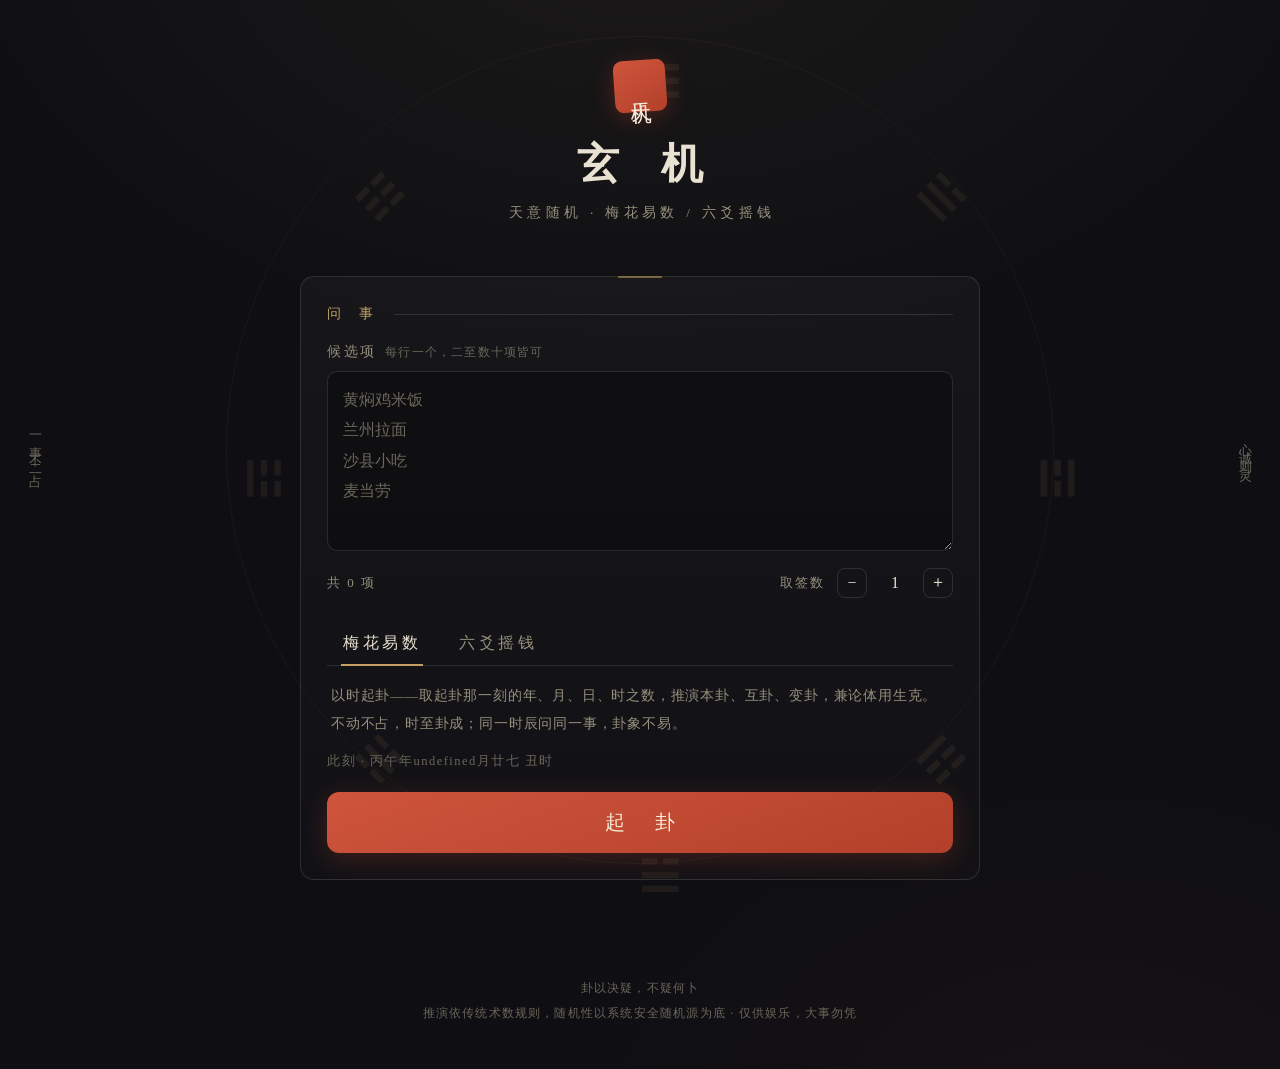
<file: xuanji/index.html>
<!DOCTYPE html>
<html lang="zh-CN">
<head>
<meta charset="UTF-8">
<meta name="viewport" content="width=device-width, initial-scale=1.0">
<title>玄机 · 天意随机</title>
<style>
:root{
  --ink:#0f0f13; --ink2:#17171e;
  --paper:#e9e2d3; --dim:#97907e; --faint:#6b665a;
  --cinnabar:#b3402a; --cinnabar2:#cf553c;
  --gold:#c2a061; --line:rgba(233,226,211,.13);
}
*{box-sizing:border-box;margin:0;padding:0}
[hidden]{display:none!important}
html{scroll-behavior:smooth}
body{
  background:var(--ink); color:var(--paper);
  font-family:"Songti SC","STSong","Noto Serif CJK SC","Source Han Serif SC","SimSun",serif;
  min-height:100vh; overflow-x:hidden;
  background-image:
    radial-gradient(1200px 800px at 50% -10%, rgba(194,160,97,.07), transparent 60%),
    radial-gradient(900px 700px at 85% 110%, rgba(179,64,42,.05), transparent 60%);
}
:focus-visible{outline:2px solid var(--gold);outline-offset:2px;border-radius:4px}
button{font:inherit;color:inherit;background:none;border:none;cursor:pointer}

/* ---- 背景八卦环 ---- */
.bg-ring{position:fixed;left:50%;top:50%;width:92vmin;height:92vmin;
  transform:translate(-50%,-50%);border:1px solid rgba(194,160,97,.06);border-radius:50%;
  pointer-events:none;z-index:0;animation:spin 300s linear infinite}
.bg-ring span{position:absolute;left:50%;top:50%;font-size:4.6vmin;color:rgba(194,160,97,.09)}
@keyframes spin{to{transform:translate(-50%,-50%) rotate(360deg)}}

.side-note{position:fixed;top:50%;transform:translateY(-50%);writing-mode:vertical-rl;
  letter-spacing:.7em;font-size:13px;color:var(--faint);z-index:0;user-select:none}
.side-note.left{left:26px}.side-note.right{right:26px}
@media(max-width:920px){.side-note{display:none}}

/* ---- 头部 ---- */
header{position:relative;z-index:1;text-align:center;padding:60px 20px 6px}
.seal{display:inline-flex;align-items:center;justify-content:center;width:52px;height:52px;
  background:linear-gradient(150deg,var(--cinnabar2),var(--cinnabar));color:#f7ecda;
  font-size:21px;line-height:1.05;letter-spacing:0;border-radius:9px;transform:rotate(-4deg);
  box-shadow:0 5px 22px rgba(179,64,42,.35);margin-bottom:20px;writing-mode:vertical-rl}
h1{font-size:42px;font-weight:600;letter-spacing:.38em;text-indent:.38em}
.subtitle{margin-top:12px;color:var(--dim);font-size:13.5px;letter-spacing:.32em;text-indent:.32em}

main{position:relative;z-index:1;max-width:720px;margin:0 auto;padding:22px 20px 70px}
.panel{position:relative;margin-top:26px;padding:28px 26px 26px;
  background:linear-gradient(180deg,rgba(233,226,211,.035),rgba(233,226,211,.015));
  border:1px solid var(--line);border-radius:14px}
.panel::before{content:"";position:absolute;top:-1px;left:50%;transform:translateX(-50%);
  width:44px;height:2px;background:var(--gold);opacity:.55;border-radius:2px}
.panel h2{display:flex;align-items:center;gap:14px;font-size:14px;font-weight:500;
  letter-spacing:.5em;color:var(--gold);margin-bottom:20px}
.panel h2::after{content:"";flex:1;height:1px;background:var(--line)}

/* ---- 输入区 ---- */
.fld-label{display:block;font-size:13.5px;color:var(--dim);letter-spacing:.2em;margin-bottom:10px}
.fld-label .hint{color:var(--faint);font-size:12px;letter-spacing:.1em;margin-left:8px}
textarea{width:100%;min-height:128px;background:rgba(0,0,0,.28);border:1px solid var(--line);
  border-radius:10px;color:var(--paper);font:inherit;font-size:16px;line-height:1.9;
  padding:13px 15px;resize:vertical}
textarea:focus{outline:none;border-color:rgba(194,160,97,.6);box-shadow:0 0 0 3px rgba(194,160,97,.13)}
textarea::placeholder{color:var(--faint)}
.row{display:flex;justify-content:space-between;align-items:center;margin-top:13px;flex-wrap:wrap;gap:10px}
.count{font-size:13px;color:var(--dim);letter-spacing:.15em}
.stepper{display:flex;align-items:center;gap:12px}
.stepper .slabel{font-size:13px;color:var(--dim);letter-spacing:.15em}
.stepper button{width:30px;height:30px;border:1px solid var(--line);border-radius:8px;
  color:var(--paper);font-size:16px;display:flex;align-items:center;justify-content:center;transition:border-color .2s}
.stepper button:hover{border-color:var(--gold);color:var(--gold)}
.stepper .mval{min-width:2em;text-align:center;font-size:16px}

/* ---- 引擎页签 ---- */
.tabs{display:flex;gap:6px;margin-top:24px;border-bottom:1px solid var(--line)}
.tabs [role=tab]{position:relative;padding:11px 16px;font-size:16px;letter-spacing:.22em;
  color:var(--dim);transition:color .2s}
.tabs [role=tab]::after{content:"";position:absolute;left:14px;right:14px;bottom:-1px;height:2px;
  background:var(--gold);transform:scaleX(0);transition:transform .25s}
.tabs [role=tab][aria-selected=true]{color:var(--paper)}
.tabs [role=tab][aria-selected=true]::after{transform:scaleX(1)}
.tabpanel{padding:16px 4px 2px;color:var(--dim);font-size:13.5px;line-height:2.05;letter-spacing:.06em}
.now-line{margin-top:14px;font-size:12.5px;color:var(--faint);letter-spacing:.12em}
.err{margin-top:12px;color:var(--cinnabar2);font-size:13.5px;letter-spacing:.08em}

.cast{margin-top:22px;width:100%;padding:17px;display:flex;align-items:center;justify-content:center;
  font-size:20px;letter-spacing:.62em;text-indent:.62em;color:#f7ecda;
  background:linear-gradient(160deg,var(--cinnabar2),var(--cinnabar));
  border-radius:12px;box-shadow:0 6px 26px rgba(179,64,42,.28);
  transition:transform .15s,filter .2s}
.cast:hover{filter:brightness(1.09);transform:translateY(-1px)}
.cast:active{transform:translateY(0)}
.cast:disabled{opacity:.45;cursor:wait;transform:none}

/* ---- 卦象区 ---- */
.panel-head{display:flex;align-items:center;gap:14px;margin-bottom:20px}
.panel-head h2{flex:1;margin-bottom:0}
.skip{flex:none;font-size:12.5px;color:var(--faint);
  letter-spacing:.15em;padding:6px 10px;border:1px solid var(--line);border-radius:7px}
.skip:hover{color:var(--gold);border-color:var(--gold)}
.sizhu{display:flex;justify-content:center;gap:26px;flex-wrap:wrap;margin-bottom:6px}
.zhu{text-align:center;opacity:0;transform:translateY(8px);transition:opacity .5s,transform .5s}
.zhu.rise{opacity:1;transform:none}
.zhu b{display:block;font-size:23px;font-weight:600;letter-spacing:.1em}
.zhu span{display:block;margin-top:5px;font-size:11.5px;color:var(--faint);letter-spacing:.25em}
.lunar-line{text-align:center;color:var(--faint);font-size:12.5px;letter-spacing:.15em;margin-top:14px}

.gua-wrap{display:flex;justify-content:center;gap:40px;flex-wrap:wrap;margin-top:26px}
.gua{text-align:center}
.gua-lines{display:flex;flex-direction:column-reverse;gap:9px;width:118px;margin:0 auto 13px}
.yao{position:relative;display:flex;gap:13px;height:12px}
.yao i{display:block;flex:1;height:100%;background:var(--paper);
  box-shadow:0 0 9px rgba(233,226,211,.14);
  transform:scaleX(0);transform-origin:left;transition:transform .45s cubic-bezier(.3,.8,.3,1)}
.yao.yin i:last-child{transform-origin:right}
.yao.on i{transform:scaleX(1)}
.yao .mark{position:absolute;right:-27px;top:50%;transform:translateY(-50%);
  color:var(--cinnabar2);font-size:14px;font-style:normal;opacity:0;transition:opacity .35s}
.yao.on .mark{opacity:1}
.gua-name{font-size:15.5px;letter-spacing:.14em;color:var(--gold);
  opacity:0;transform:translateY(6px);transition:opacity .5s,transform .5s}
.gua-name.show{opacity:1;transform:none}
.gua-name .gtag{display:block;font-size:11px;color:var(--faint);letter-spacing:.3em;margin-bottom:5px}
/* 动爻标记超出爻线右缘 27px，给带标记的卦块预留空间，避免侵入相邻卦块 */
.gua.has-mark{padding-right:30px}
.tiyong{margin-top:22px;text-align:center;color:var(--dim);font-size:13.5px;line-height:2.1;letter-spacing:.06em}
.tiyong b{color:var(--paper);font-weight:600}

/* ---- 铜钱 ---- */
.coins{display:flex;justify-content:center;gap:20px;margin:8px 0 4px;perspective:700px}
.coin{position:relative;width:56px;height:56px;transform-style:preserve-3d}
.cf{position:absolute;inset:0;border-radius:50%;backface-visibility:hidden;
  display:flex;align-items:center;justify-content:center;
  background:radial-gradient(circle at 35% 30%,#dbba7c,#a3824a 72%,#8a6c3c);
  border:2px solid #6f562f}
.cf.back{transform:rotateY(180deg);
  background:radial-gradient(circle at 35% 30%,#cbab6d,#94743f 72%,#7c6134)}
.cf .hole{width:15px;height:15px;background:var(--ink2);border-radius:2.5px;
  box-shadow:inset 0 0 5px rgba(0,0,0,.65)}
.cf em{position:absolute;bottom:7px;font-size:10.5px;font-style:normal;color:#4a3a1c;letter-spacing:.05em}
@keyframes toF{0%{transform:rotateY(0) scale(1)}35%{transform:rotateY(360deg) scale(1.16)}100%{transform:rotateY(720deg) scale(1)}}
@keyframes toB{0%{transform:rotateY(0) scale(1)}35%{transform:rotateY(450deg) scale(1.16)}100%{transform:rotateY(900deg) scale(1)}}
.coin.f2f{animation:toF .85s cubic-bezier(.25,.6,.3,1) both}
.coin.f2b{animation:toB .85s cubic-bezier(.25,.6,.3,1) both}
.toss-label{text-align:center;min-height:1.6em;color:var(--dim);font-size:13.5px;
  letter-spacing:.25em;margin-top:12px}
.toss-label b{color:var(--cinnabar2)}

/* ---- 结果区 ---- */
.reading{font-size:15px;line-height:2.15;letter-spacing:.04em;
  padding-bottom:17px;margin-bottom:18px;border-bottom:1px dashed var(--line)}
.reading .gz{color:var(--gold)}
.cards{display:grid;gap:14px}
.card{border:1px solid var(--line);border-left:3px solid var(--cinnabar);border-radius:10px;
  padding:16px 19px;background:rgba(233,226,211,.03);
  opacity:0;transform:translateY(10px);transition:opacity .55s,transform .55s}
.card.show{opacity:1;transform:none}
.card .no{font-size:12px;color:var(--gold);letter-spacing:.32em}
.card .opt{font-size:25px;margin:7px 0 5px;letter-spacing:.04em}
.card .via{font-size:13px;color:var(--dim);letter-spacing:.1em}
.card .duan{margin-top:10px;padding-top:9px;border-top:1px dashed var(--line);
  font-size:13.5px;color:var(--dim);line-height:1.95;letter-spacing:.04em}
.meta{display:flex;justify-content:space-between;align-items:center;gap:12px;flex-wrap:wrap;margin-top:20px}
.code{padding:8px 14px;border:1px dashed rgba(194,160,97,.45);border-radius:8px;
  color:var(--gold);font-size:12.5px;letter-spacing:.12em;transition:background .2s}
.code:hover{background:rgba(194,160,97,.08)}
.recast{padding:9px 20px;border:1px solid var(--line);border-radius:8px;
  letter-spacing:.25em;font-size:14px;transition:border-color .2s,color .2s}
.recast:hover{border-color:var(--gold);color:var(--gold)}
.note{margin-top:13px;font-size:12.5px;color:var(--faint);letter-spacing:.12em}

footer{position:relative;z-index:1;text-align:center;color:var(--faint);
  font-size:12px;letter-spacing:.1em;line-height:2.1;padding:26px 24px 42px}

@media(max-width:560px){
  h1{font-size:32px}
  .gua-wrap{gap:14px}
  .gua-lines{width:76px}
  .panel{padding:24px 18px 22px}
}
@media(prefers-reduced-motion:reduce){
  *,*::before,*::after{animation-duration:.01ms!important;transition-duration:.01ms!important}
  html{scroll-behavior:auto}
  .bg-ring{animation:none}
}
</style>
</head>
<body>
<div class="bg-ring" id="bgRing" aria-hidden="true"></div>
<div class="side-note left" aria-hidden="true">一事不二占</div>
<div class="side-note right" aria-hidden="true">心诚则灵</div>

<header>
  <div class="seal" aria-hidden="true">天机</div>
  <h1>玄 机</h1>
  <p class="subtitle">天意随机 · 梅花易数 / 六爻摇钱</p>
</header>

<main>
  <!-- 问事 -->
  <section class="panel" aria-labelledby="qLabel">
    <h2 id="qLabel">问 事</h2>
    <label class="fld-label" for="options">候选项<span class="hint">每行一个，二至数十项皆可</span></label>
    <textarea id="options" rows="5" placeholder="黄焖鸡米饭&#10;兰州拉面&#10;沙县小吃&#10;麦当劳"></textarea>
    <div class="row">
      <span class="count" id="optCount" aria-live="polite">共 0 项</span>
      <div class="stepper">
        <span class="slabel" id="mLabel">取签数</span>
        <button type="button" id="mMinus" aria-label="减少取签数">−</button>
        <span class="mval" id="mVal" aria-live="polite" aria-labelledby="mLabel">1</span>
        <button type="button" id="mPlus" aria-label="增加取签数">＋</button>
      </div>
    </div>

    <div class="tabs" role="tablist" aria-label="起卦方式">
      <button type="button" role="tab" id="tab-mh" aria-controls="panel-mh" aria-selected="true" tabindex="0">梅花易数</button>
      <button type="button" role="tab" id="tab-ly" aria-controls="panel-ly" aria-selected="false" tabindex="-1">六爻摇钱</button>
    </div>
    <div class="tabpanel" role="tabpanel" id="panel-mh" aria-labelledby="tab-mh">
      以时起卦——取起卦那一刻的年、月、日、时之数，推演本卦、互卦、变卦，兼论体用生克。不动不占，时至卦成；同一时辰问同一事，卦象不易。
    </div>
    <div class="tabpanel" role="tabpanel" id="panel-ly" aria-labelledby="tab-ly" hidden>
      以钱代蓍——三枚铜钱摇掷六次，自下而上成六爻之卦。老阳老阴为动爻，动则生变，变卦即事之归趋。心诚一念，卦自应之。
    </div>
    <p class="now-line" id="nowLine"></p>
    <p class="err" id="errMsg" role="alert" hidden></p>
    <button type="button" class="cast" id="castBtn">起 卦</button>
  </section>

  <!-- 卦象 -->
  <section class="panel" id="ritualSec" hidden aria-labelledby="rLabel">
    <div class="panel-head">
      <h2 id="rLabel">卦 象</h2>
      <button type="button" class="skip" id="skipBtn" hidden>跳过仪式 ›</button>
    </div>
    <div id="ritualBody"></div>
  </section>

  <!-- 天意 -->
  <section class="panel" id="resultSec" hidden aria-labelledby="resLabel">
    <h2 id="resLabel">天意所指</h2>
    <div aria-live="polite">
      <p class="reading" id="reading"></p>
      <div class="cards" id="cards"></div>
    </div>
    <div class="meta">
      <button type="button" class="code" id="codeBtn" title="点击复制卦码"></button>
      <button type="button" class="recast" id="recastBtn">再占一卦</button>
    </div>
    <p class="note" id="recastNote">一事不二占，再三则渎。</p>
  </section>
</main>

<footer>
  卦以决疑，不疑何卜<br>
  推演依传统术数规则，随机性以系统安全随机源为底 · 仅供娱乐，大事勿凭
</footer>

<script>
'use strict';
/* ================= 基础数据 ================= */
const STEMS='甲乙丙丁戊己庚辛壬癸', BRANCHES='子丑寅卯辰巳午未申酉戌亥';
const gz = i => STEMS[i%10]+BRANCHES[i%12];
/* 八卦：先天数序 乾1兑2离3震4巽5坎6艮7坤8；lines 为自下而上三爻 */
const TRIGRAMS=[
  {name:'乾',sym:'☰',lines:'111',elem:'金',nature:'天'},
  {name:'兑',sym:'☱',lines:'110',elem:'金',nature:'泽'},
  {name:'离',sym:'☲',lines:'101',elem:'火',nature:'火'},
  {name:'震',sym:'☳',lines:'100',elem:'木',nature:'雷'},
  {name:'巽',sym:'☴',lines:'011',elem:'木',nature:'风'},
  {name:'坎',sym:'☵',lines:'010',elem:'水',nature:'水'},
  {name:'艮',sym:'☶',lines:'001',elem:'土',nature:'山'},
  {name:'坤',sym:'☷',lines:'000',elem:'土',nature:'地'}
];
const LINES2TRI={'111':0,'110':1,'101':2,'100':3,'011':4,'010':5,'001':6,'000':7};
/* 六十四卦名 [上卦][下卦]，卦序按 乾兑离震巽坎艮坤 */
const HEX_NAMES=[
 ['乾为天','天泽履','天火同人','天雷无妄','天风姤','天水讼','天山遁','天地否'],
 ['泽天夬','兑为泽','泽火革','泽雷随','泽风大过','泽水困','泽山咸','泽地萃'],
 ['火天大有','火泽睽','离为火','火雷噬嗑','火风鼎','火水未济','火山旅','火地晋'],
 ['雷天大壮','雷泽归妹','雷火丰','震为雷','雷风恒','雷水解','雷山小过','雷地豫'],
 ['风天小畜','风泽中孚','风火家人','风雷益','巽为风','风水涣','风山渐','风地观'],
 ['水天需','水泽节','水火既济','水雷屯','水风井','坎为水','水山蹇','水地比'],
 ['山天大畜','山泽损','山火贲','山雷颐','山风蛊','山水蒙','艮为山','山地剥'],
 ['地天泰','地泽临','地火明夷','地雷复','地风升','地水师','地山谦','坤为地']
];
const HEX_TEXT={
 '乾为天':'元亨利贞。','坤为地':'元亨，利牝马之贞。君子有攸往，先迷后得主。',
 '水雷屯':'元亨利贞。勿用有攸往，利建侯。','山水蒙':'亨。匪我求童蒙，童蒙求我。',
 '水天需':'有孚，光亨，贞吉。利涉大川。','天水讼':'有孚窒惕，中吉终凶。利见大人，不利涉大川。',
 '地水师':'贞，丈人吉，无咎。','水地比':'吉。原筮元永贞，无咎。',
 '风天小畜':'亨。密云不雨，自我西郊。','天泽履':'履虎尾，不咥人，亨。',
 '地天泰':'小往大来，吉亨。','天地否':'否之匪人，不利君子贞，大往小来。',
 '天火同人':'同人于野，亨。利涉大川，利君子贞。','火天大有':'元亨。',
 '地山谦':'亨，君子有终。','雷地豫':'利建侯行师。',
 '泽雷随':'元亨利贞，无咎。','山风蛊':'元亨，利涉大川。先甲三日，后甲三日。',
 '地泽临':'元亨利贞。至于八月有凶。','风地观':'盥而不荐，有孚颙若。',
 '火雷噬嗑':'亨。利用狱。','山火贲':'亨。小利有攸往。',
 '山地剥':'不利有攸往。','地雷复':'亨。出入无疾，朋来无咎。反复其道，七日来复。',
 '天雷无妄':'元亨利贞。其匪正有眚，不利有攸往。','山天大畜':'利贞。不家食吉，利涉大川。',
 '山雷颐':'贞吉。观颐，自求口实。','泽风大过':'栋桡，利有攸往，亨。',
 '坎为水':'习坎，有孚，维心亨，行有尚。','离为火':'利贞，亨。畜牝牛，吉。',
 '泽山咸':'亨，利贞，取女吉。','雷风恒':'亨，无咎，利贞，利有攸往。',
 '天山遁':'亨，小利贞。','雷天大壮':'利贞。',
 '火地晋':'康侯用锡马蕃庶，昼日三接。','地火明夷':'利艰贞。',
 '风火家人':'利女贞。','火泽睽':'小事吉。',
 '水山蹇':'利西南，不利东北。利见大人，贞吉。','雷水解':'利西南。无所往，其来复吉；有攸往，夙吉。',
 '山泽损':'有孚，元吉，无咎，可贞，利有攸往。','风雷益':'利有攸往，利涉大川。',
 '泽天夬':'扬于王庭，孚号有厉。告自邑，不利即戎，利有攸往。','天风姤':'女壮，勿用取女。',
 '泽地萃':'亨。王假有庙，利见大人，亨，利贞。','地风升':'元亨，用见大人，勿恤，南征吉。',
 '泽水困':'亨，贞，大人吉，无咎。有言不信。','水风井':'改邑不改井，无丧无得，往来井井。',
 '泽火革':'巳日乃孚，元亨利贞，悔亡。','火风鼎':'元吉，亨。',
 '震为雷':'亨。震来虩虩，笑言哑哑。','艮为山':'艮其背，不获其身；行其庭，不见其人，无咎。',
 '风山渐':'女归吉，利贞。','雷泽归妹':'征凶，无攸利。',
 '雷火丰':'亨，王假之，勿忧，宜日中。','火山旅':'小亨，旅贞吉。',
 '巽为风':'小亨，利有攸往，利见大人。','兑为泽':'亨，利贞。',
 '风水涣':'亨。王假有庙，利涉大川，利贞。','水泽节':'亨。苦节不可贞。',
 '风泽中孚':'豚鱼吉，利涉大川，利贞。','雷山小过':'亨，利贞。可小事，不可大事。',
 '水火既济':'亨小，利贞。初吉终乱。','火水未济':'亨。小狐汔济，濡其尾，无攸利。'
};
/* 农历表 1900–2100 */
const lunarInfo=[0x04bd8,0x04ae0,0x0a570,0x054d5,0x0d260,0x0d950,0x16554,0x056a0,0x09ad0,0x055d2,
0x04ae0,0x0a5b6,0x0a4d0,0x0d250,0x1d255,0x0b540,0x0d6a0,0x0ada2,0x095b0,0x14977,
0x04970,0x0a4b0,0x0b4b5,0x06a50,0x06d40,0x1ab54,0x02b60,0x09570,0x052f2,0x04970,
0x06566,0x0d4a0,0x0ea50,0x06e95,0x05ad0,0x02b60,0x186e3,0x092e0,0x1c8d7,0x0c950,
0x0d4a0,0x1d8a6,0x0b550,0x056a0,0x1a5b4,0x025d0,0x092d0,0x0d2b2,0x0a950,0x0b557,
0x06ca0,0x0b550,0x15355,0x04da0,0x0a5b0,0x14573,0x052b0,0x0a9a8,0x0e950,0x06aa0,
0x0aea6,0x0ab50,0x04b60,0x0aae4,0x0a570,0x05260,0x0f263,0x0d950,0x05b57,0x056a0,
0x096d0,0x04dd5,0x04ad0,0x0a4d0,0x0d4d4,0x0d250,0x0d558,0x0b540,0x0b6a0,0x195a6,
0x095b0,0x049b0,0x0a974,0x0a4b0,0x0b27a,0x06a50,0x06d40,0x0af46,0x0ab60,0x09570,
0x04af5,0x04970,0x064b0,0x074a3,0x0ea50,0x06b58,0x055c0,0x0ab60,0x096d5,0x092e0,
0x0c960,0x0d954,0x0d4a0,0x0da50,0x07552,0x056a0,0x0abb7,0x025d0,0x092d0,0x0cab5,
0x0a950,0x0b4a0,0x0baa4,0x0ad50,0x055d9,0x04ba0,0x0a5b0,0x15176,0x052b0,0x0a930,
0x07954,0x06aa0,0x0ad50,0x05b52,0x04b60,0x0a6e6,0x0a4e0,0x0d260,0x0ea65,0x0d530,
0x05aa0,0x076a3,0x096d0,0x04afb,0x04ad0,0x0a4d0,0x1d0b6,0x0d250,0x0d520,0x0dd45,
0x0b5a0,0x056d0,0x055b2,0x049b0,0x0a577,0x0a4b0,0x0aa50,0x1b255,0x06d20,0x0ada0,
0x14b63,0x09370,0x049f8,0x04970,0x064b0,0x168a6,0x0ea50,0x06b20,0x1a6c4,0x0aae0,
0x0a2e0,0x0d2e3,0x0c960,0x0d557,0x0d4a0,0x0da50,0x05d55,0x056a0,0x0a6d0,0x055d4,
0x052d0,0x0a9b8,0x0a950,0x0b4a0,0x0b6a6,0x0ad50,0x055a0,0x0aba4,0x0a5b0,0x052b0,
0x0b273,0x06930,0x07337,0x06aa0,0x0ad50,0x14b55,0x04b60,0x0a570,0x054e4,0x0d160,
0x0e968,0x0d520,0x0daa0,0x16aa6,0x056d0,0x04ae0,0x0a9d4,0x0a2d0,0x0d150,0x0f252,0x0d520];

/* ================= 历法推算 ================= */
function lYearDays(y){let s=348;for(let i=0x8000;i>0x8;i>>=1)s+=(lunarInfo[y-1900]&i)?1:0;return s+leapDays(y);}
function leapMonth(y){return lunarInfo[y-1900]&0xf;}
function leapDays(y){return leapMonth(y)?((lunarInfo[y-1900]&0x10000)?30:29):0;}
function monthDays(y,m){return (lunarInfo[y-1900]&(0x10000>>m))?30:29;}
function solar2lunar(y,m,d){
  let offset=Math.floor((Date.UTC(y,m-1,d)-Date.UTC(1900,0,31))/86400000), temp=0, lYear=1900;
  for(lYear=1900;lYear<2101&&offset>0;lYear++){temp=lYearDays(lYear);offset-=temp;}
  if(offset<0){offset+=temp;lYear--;}
  const leap=leapMonth(lYear);let lMonth=1,daysInMonth=0,isLeap=false;
  for(lMonth=1;lMonth<13&&offset>0;lMonth++){
    if(leap>0&&lMonth===leap+1&&!isLeap){--lMonth;isLeap=true;daysInMonth=leapDays(lYear);}
    else daysInMonth=monthDays(lYear,lMonth);
    offset-=daysInMonth;
    if(isLeap&&lMonth===leap+1)isLeap=false;
  }
  if(offset===0&&leap>0&&lMonth===leap+1){if(isLeap)isLeap=false;else{isLeap=true;--lMonth;}}
  if(offset<0){offset+=daysInMonth;--lMonth;}
  return {year:lYear,month:lMonth,day:offset+1,isLeap};
}
function dayGanzhiIdx(date){
  const diff=Math.floor((Date.UTC(date.getFullYear(),date.getMonth(),date.getDate())-Date.UTC(2000,0,1))/86400000);
  return ((diff+54)%60+60)%60; /* 2000-01-01 为戊午日(54) */
}
const hourBranchIdx = h => Math.floor(((h+1)%24)/2);
const CN_NUM='一二三四五六七八九';
const cnMonth=m=>m===1?'正月':m===11?'冬月':m===12?'腊月':CN_NUM[m-1]+'月';
const cnDay=d=>d<=10?'初'+CN_NUM[d-1]:d<20?'十'+CN_NUM[d-11]:d===20?'二十':d<30?'廿'+CN_NUM[d-21]:'三十';

/* ================= 随机与选签 ================= */
function xmur3(str){let h=1779033703^str.length;for(let i=0;i<str.length;i++){h=Math.imul(h^str.charCodeAt(i),3432918353);h=h<<13|h>>>19;}return function(){h=Math.imul(h^(h>>>16),2246822507);h=Math.imul(h^(h>>>13),3266489909);return (h^=h>>>16)>>>0;};}
function mulberry32(a){return function(){a|=0;a=a+0x6D2B79F5|0;let t=Math.imul(a^a>>>15,1|a);t=t+Math.imul(t^t>>>7,61|t)^t;return((t^t>>>14)>>>0)/4294967296;};}
function secureRand(){const a=new Uint32Array(1);crypto.getRandomValues(a);return a[0]/4294967296;}
/* 卦数指针 → 洗牌后的选项：玄学定指向，洗牌保均匀 */
function selectOptions(options,m,pointers,seedStr){
  const rng=mulberry32(xmur3(seedStr)());
  const idx=options.map((_,i)=>i);
  for(let i=idx.length-1;i>0;i--){const j=Math.floor(rng()*(i+1));[idx[i],idx[j]]=[idx[j],idx[i]];}
  const chosen=[],used=new Set();
  for(const p of pointers){
    if(chosen.length>=m)break;
    const j=idx[(p.num-1)%idx.length];
    if(!used.has(j)){used.add(j);chosen.push({option:options[j],via:p.label});}
  }
  for(let k=0;chosen.length<m&&k<idx.length;k++){
    const j=idx[k];
    if(!used.has(j)){used.add(j);chosen.push({option:options[j],via:'卦数既周 · 顺推补签'});}
  }
  return chosen;
}

/* ================= 起卦：梅花易数 ================= */
const POS=['初','二','三','四','五','上'];
const lineName=(pos,yang)=>pos===1?'初'+(yang?'九':'六'):pos===6?'上'+(yang?'九':'六'):(yang?'九':'六')+POS[pos-1];
const SHENG={金:'水',水:'木',木:'火',火:'土',土:'金'};
const KE={金:'木',木:'土',土:'水',水:'火',火:'金'};
function tiYongRel(ti,yong){
  if(ti===yong)return'体用比和，顺遂相安，吉。';
  if(SHENG[yong]===ti)return'用生体，外援来助，吉。';
  if(SHENG[ti]===yong)return'体生用，精气外泄，小有耗损，宜守不宜进。';
  if(KE[yong]===ti)return'用克体，事有阻滞，宜缓图之。';
  return'体克用，事在掌握，小吉，宜主动。';
}
function castMeihua(now){
  const L=solar2lunar(now.getFullYear(),now.getMonth()+1,now.getDate());
  const yearIdx=((L.year-4)%60+60)%60, yb=yearIdx%12;
  const hb=hourBranchIdx(now.getHours());
  const dayIdx=dayGanzhiIdx(now);
  const monthBranch=(L.month+1)%12, monthStem=((yearIdx%10)*2+2+(L.month-1))%10;
  const hourStem=((dayIdx%10)*2+hb)%10;
  const sizhu={year:gz(yearIdx),month:STEMS[monthStem]+BRANCHES[monthBranch],day:gz(dayIdx),hour:STEMS[hourStem]+BRANCHES[hb]};
  const sum3=(yb+1)+L.month+L.day;
  const upperNum=sum3%8||8, lowerNum=(sum3+hb+1)%8||8, moving=(sum3+hb+1)%6||6;
  const up=TRIGRAMS[upperNum-1], lo=TRIGRAMS[lowerNum-1];
  const lines=(lo.lines+up.lines).split('').map(Number); /* 自下而上六爻 */
  const bianLines=lines.slice(); bianLines[moving-1]^=1;
  const huLo=LINES2TRI[lines.slice(1,4).join('')], huUp=LINES2TRI[lines.slice(2,5).join('')];
  const bianLo=LINES2TRI[bianLines.slice(0,3).join('')], bianUp=LINES2TRI[bianLines.slice(3,6).join('')];
  const ben=HEX_NAMES[upperNum-1][lowerNum-1], hu=HEX_NAMES[huUp][huLo], bian=HEX_NAMES[bianUp][bianLo];
  const yongIsLower=moving<=3;
  const tiT=yongIsLower?up:lo, yongT=yongIsLower?lo:up;
  const relText=tiYongRel(tiT.elem,yongT.elem);
  const pointers=[
    {num:moving,label:`动爻 · ${lineName(moving,lines[moving-1]===1)}`},
    {num:upperNum,label:`本卦上卦 · ${up.name}`},
    {num:lowerNum,label:`本卦下卦 · ${lo.name}`},
    {num:huUp+1,label:`互卦上卦 · ${TRIGRAMS[huUp].name}`},
    {num:huLo+1,label:`互卦下卦 · ${TRIGRAMS[huLo].name}`},
    {num:bianUp+1,label:`变卦上卦 · ${TRIGRAMS[bianUp].name}`},
    {num:bianLo+1,label:`变卦下卦 · ${TRIGRAMS[bianLo].name}`}
  ];
  const seedStr=`MH|${sizhu.year}${sizhu.month}${sizhu.day}${sizhu.hour}`;
  const lunarStr=`${sizhu.year}年${L.isLeap?'闰':''}${cnMonth(L.month)}${cnDay(L.day)} · ${BRANCHES[hb]}时`;
  return {lines,bianLines,moving,ben,hu,bian,sizhu,lunarStr,pointers,seedStr,
    tiT,yongT,relText,lineLabel:lineName(moving,lines[moving-1]===1)};
}

/* ================= 起卦：六爻摇钱 ================= */
const sumName=s=>s===6?'老阴':s===7?'少阳':s===8?'少阴':'老阳';
function castLiuyao(){
  const rnd=new Uint32Array(18);crypto.getRandomValues(rnd);
  const throws=[];
  for(let i=0;i<6;i++){
    const coins=[0,1,2].map(k=>rnd[i*3+k]%2?3:2); /* 字2 背3 */
    throws.push({coins,sum:coins[0]+coins[1]+coins[2]});
  }
  const lines=throws.map(t=>(t.sum===7||t.sum===9)?1:0);
  const moving=throws.map((t,i)=>(t.sum===6||t.sum===9)?i+1:0).filter(x=>x);
  const bianLines=lines.slice(); moving.forEach(p=>bianLines[p-1]^=1);
  const lo=LINES2TRI[lines.slice(0,3).join('')], up=LINES2TRI[lines.slice(3,6).join('')];
  const bLo=LINES2TRI[bianLines.slice(0,3).join('')], bUp=LINES2TRI[bianLines.slice(3,6).join('')];
  const ben=HEX_NAMES[up][lo], bian=HEX_NAMES[bUp][bLo];
  const pointers=moving.map(p=>({num:p,label:`动爻 · ${lineName(p,lines[p-1]===1)}`}))
    .concat(throws.map((t,i)=>({num:t.sum,label:`第${CN_NUM[i]}掷 · ${sumName(t.sum)}`})));
  const seedStr=`LY|${throws.map(t=>t.sum).join('')}`;
  return {throws,lines,bianLines,moving,ben,bian,pointers,seedStr};
}

/* ================= 界面 ================= */
const $=id=>document.getElementById(id);
const optionsEl=$('options'),optCount=$('optCount'),mVal=$('mVal'),errMsg=$('errMsg');
const castBtn=$('castBtn'),ritualSec=$('ritualSec'),ritualBody=$('ritualBody'),skipBtn=$('skipBtn');
const resultSec=$('resultSec'),readingEl=$('reading'),cardsEl=$('cards'),codeBtn=$('codeBtn');
const recastBtn=$('recastBtn'),recastNote=$('recastNote'),nowLine=$('nowLine');
const reduceMotion=matchMedia('(prefers-reduced-motion: reduce)').matches;
const state={engine:'mh',m:1,casting:false,skip:false,lastSeed:'',lastCode:''};
const wait=ms=>new Promise(r=>setTimeout(r,(state.skip||reduceMotion)?0:ms));

/* 背景八卦环 */
(()=>{const ring=$('bgRing');const R=44;
TRIGRAMS.forEach((t,i)=>{const s=document.createElement('span');s.textContent=t.sym;
s.style.transform=`rotate(${i*45}deg) translateY(-${R}vmin)`;ring.appendChild(s);});})();

/* 此刻时辰 */
function updateNowLine(){
  const now=new Date();
  const L=solar2lunar(now.getFullYear(),now.getMonth()+1,now.getDate());
  const yIdx=((L.year-4)%60+60)%60;
  nowLine.textContent=`此刻 · ${gz(yIdx)}年${L.isLeap?'闰':''}${cnMonth(L.month)}${cnDay(L.day)} ${BRANCHES[hourBranchIdx(now.getHours())]}时`;
}
updateNowLine();setInterval(updateNowLine,30000);

/* 选项与取签数 */
function parseOptions(){
  const seen=new Set(),out=[];
  for(const line of optionsEl.value.split(/\n+/)){
    const t=line.trim();
    if(t&&!seen.has(t)){seen.add(t);out.push(t);}
  }
  return out;
}
function refreshCount(){
  const n=parseOptions().length;
  optCount.textContent=`共 ${n} 项`;
  if(state.m>Math.max(n,1)){state.m=Math.max(n,1);mVal.textContent=state.m;}
}
optionsEl.addEventListener('input',()=>{refreshCount();try{localStorage.setItem('xj-options',optionsEl.value);}catch(e){}});
try{const saved=localStorage.getItem('xj-options');if(saved)optionsEl.value=saved;}catch(e){}
refreshCount();
$('mMinus').addEventListener('click',()=>{if(state.m>1){state.m--;mVal.textContent=state.m;}});
$('mPlus').addEventListener('click',()=>{const n=Math.max(parseOptions().length,1);if(state.m<n){state.m++;mVal.textContent=state.m;}});

/* 引擎页签（ARIA tabs + 方向键） */
const tabs=[$('tab-mh'),$('tab-ly')],panels=[$('panel-mh'),$('panel-ly')];
function selectTab(i){
  tabs.forEach((t,j)=>{t.setAttribute('aria-selected',String(j===i));t.tabIndex=j===i?0:-1;panels[j].hidden=j!==i;});
  state.engine=i===0?'mh':'ly';
  castBtn.textContent=i===0?'起 卦':'摇 卦';
}
tabs.forEach((t,i)=>t.addEventListener('click',()=>selectTab(i)));
document.querySelector('.tabs').addEventListener('keydown',e=>{
  if(e.key!=='ArrowLeft'&&e.key!=='ArrowRight')return;
  e.preventDefault();
  const cur=tabs.indexOf(document.activeElement);if(cur<0)return;
  const next=(cur+(e.key==='ArrowRight'?1:-1)+tabs.length)%tabs.length;
  tabs[next].focus();selectTab(next);
});

/* 卦爻 DOM */
function yaoEl(yang,mark){
  const d=document.createElement('div');
  d.className='yao'+(yang?' yang':' yin');
  d.appendChild(document.createElement('i'));
  if(!yang)d.appendChild(document.createElement('i'));
  if(mark){const b=document.createElement('b');b.className='mark';b.textContent=mark;d.appendChild(b);}
  return d;
}
function guaBlock(tag){
  const g=document.createElement('div');g.className='gua';
  const lines=document.createElement('div');lines.className='gua-lines';
  const name=document.createElement('div');name.className='gua-name';
  g.appendChild(lines);g.appendChild(name);
  return {g,lines,name,tag};
}
async function drawLines(container,lines,marks){
  const els=[];
  lines.forEach((ln,i)=>{const el=yaoEl(ln===1,marks&&marks[i]);container.appendChild(el);els.push(el);});
  for(const el of els){el.classList.add('on');await wait(210);}
}
function showGuaName(block,tag,name){
  block.name.innerHTML=`<span class="gtag">${tag}</span>${name}`;
  block.name.classList.add('show');
}

/* ================= 仪式流程 ================= */
async function runMeihua(opts,m){
  const r=castMeihua(new Date());
  ritualBody.innerHTML=`
    <div class="sizhu">
      ${['year|年柱','month|月柱','day|日柱','hour|时柱'].map(k=>{const[key,lab]=k.split('|');
        return `<div class="zhu"><b>${r.sizhu[key]}</b><span>${lab}</span></div>`;}).join('')}
    </div>
    <p class="lunar-line">${r.lunarStr}</p>
    <div class="gua-wrap" id="mhWrap"></div>
    <p class="tiyong" id="mhTiYong"></p>`;
  const zhus=[...ritualBody.querySelectorAll('.zhu')];
  for(const z of zhus){z.classList.add('rise');await wait(240);}
  const wrap=$('mhWrap');
  const bBen=guaBlock('本卦'),bHu=guaBlock('互卦'),bBian=guaBlock('变卦');
  bBen.g.classList.add('has-mark'); /* 本卦有动爻标记，预留右侧空间 */
  wrap.appendChild(bBen.g);wrap.appendChild(bHu.g);wrap.appendChild(bBian.g);
  const marks=r.lines.map((_,i)=>i+1===r.moving?'●':null);
  await drawLines(bBen.lines,r.lines,marks);
  showGuaName(bBen,'本卦',r.ben);await wait(320);
  const huLines=[0,r.lines[1],r.lines[2],r.lines[3],r.lines[2],r.lines[3],r.lines[4]].slice(1);
  await drawLines(bHu.lines,huLines,null);
  showGuaName(bHu,'互卦',r.hu);await wait(320);
  await drawLines(bBian.lines,r.bianLines,null);
  showGuaName(bBian,'变卦',r.bian);await wait(300);
  $('mhTiYong').innerHTML=`动爻 <b>${r.lineLabel}</b> · 体卦 <b>${r.tiT.name}</b>（${r.tiT.elem}） · 用卦 <b>${r.yongT.name}</b>（${r.yongT.elem}）<br>${r.relText}`;
  const seedStr=r.seedStr+'|'+opts.join('|');
  const chosen=selectOptions(opts,m,r.pointers,seedStr);
  const reading=`时起 <span class="gz">${r.sizhu.year}</span> 年 <span class="gz">${r.sizhu.day}</span> 日 <span class="gz">${r.sizhu.hour}</span> 时，`+
    `得《${r.ben}》之《${r.bian}》，互见《${r.hu}》，动爻居${r.lineLabel}。`+
    `体卦${r.tiT.name}（${r.tiT.elem}），用卦${r.yongT.name}（${r.yongT.elem}）——${r.relText}`+
    `《${r.ben}》曰：「${HEX_TEXT[r.ben]}」`;
  return {chosen,reading,seedStr,
    duanSrc:[{n:r.ben},{n:r.bian},{n:r.hu}]};
}

async function runLiuyao(opts,m){
  const r=castLiuyao();
  ritualBody.innerHTML=`
    <div class="coins">
      ${[0,1,2].map(()=>`<div class="coin"><div class="cf front"><span class="hole"></span><em>字</em></div><div class="cf back"><span class="hole"></span></div></div>`).join('')}
    </div>
    <p class="toss-label" id="tossLabel"></p>
    <div class="gua-wrap" id="lyWrap"></div>`;
  const coins=[...ritualBody.querySelectorAll('.coin')];
  const label=$('tossLabel'),wrap=$('lyWrap');
  const bBen=guaBlock('本卦');
  if(r.moving.length)bBen.g.classList.add('has-mark');
  wrap.appendChild(bBen.g);
  const lineEls=[];
  for(let i=0;i<6;i++){
    const t=r.throws[i];
    coins.forEach((c,k)=>{
      c.classList.remove('f2f','f2b');void c.offsetWidth;
      if(!(state.skip||reduceMotion))c.classList.add(t.coins[k]===2?'f2f':'f2b');
    });
    label.textContent=`第${CN_NUM[i]}掷 …`;
    await wait(950);
    const isMoving=t.sum===6||t.sum===9;
    label.innerHTML=`第${CN_NUM[i]}掷 · ${sumName(t.sum)}${isMoving?' <b>（动）</b>':''}`;
    const yang=t.sum===7||t.sum===9;
    const mark=t.sum===9?'○':t.sum===6?'×':null;
    const el=yaoEl(yang,mark);bBen.lines.appendChild(el);lineEls.push(el);
    el.classList.add('on');
    await wait(420);
  }
  showGuaName(bBen,'本卦',r.ben);await wait(380);
  if(r.moving.length){
    const bBian=guaBlock('变卦');wrap.appendChild(bBian.g);
    await drawLines(bBian.lines,r.bianLines,null);
    showGuaName(bBian,'变卦',r.bian);await wait(300);
  }else{
    label.textContent='六爻安静，卦无变动';
    await wait(300);
  }
  const seedStr=r.seedStr+'|'+opts.join('|');
  const chosen=selectOptions(opts,m,r.pointers,seedStr);
  const mvNames=r.moving.map(p=>lineName(p,r.lines[p-1]===1)).join('、');
  const reading=`三钱六掷，得《${r.ben}》`+
    (r.moving.length?`之《${r.bian}》，${CN_NUM[r.moving.length-1]}爻动（${mvNames}）。`:'，六爻安静，卦无变动。')+
    `《${r.ben}》曰：「${HEX_TEXT[r.ben]}」`;
  return {chosen,reading,seedStr,
    duanSrc:[{n:r.ben},{n:r.bian}]};
}

/* ================= 结果 ================= */
const CN_NO=['壹','贰','叁','肆','伍','陆','柒','捌','玖','拾','拾壹','拾贰'];
const CLOSINGS=['天意所指，不必再疑。','签已落定，从之则安。','此签当值，余者且放。','卦意如此，好自为之。'];
async function showResults(res,opts,m){
  readingEl.innerHTML=res.reading;
  cardsEl.innerHTML='';
  res.chosen.forEach((c,i)=>{
    const src=res.duanSrc[i%res.duanSrc.length];
    const card=document.createElement('article');card.className='card';
    card.innerHTML=`<span class="no">第${CN_NO[i]||i+1}签</span>
      <p class="opt"></p>
      <p class="via">${c.via} 所指</p>
      <p class="duan">《${src.n}》曰：「${HEX_TEXT[src.n]}」${CLOSINGS[i%CLOSINGS.length]}</p>`;
    card.querySelector('.opt').textContent=c.option;
    cardsEl.appendChild(card);
  });
  const hash=xmur3(res.seedStr)().toString(16).slice(0,4).toUpperCase();
  const code=`${state.engine==='mh'?'梅花':'六爻'}-${Date.now().toString(36).toUpperCase()}-${hash}`;
  state.lastCode=code;
  codeBtn.textContent=`卦码 ${code} ⧉`;
  recastNote.textContent=(state.engine==='mh'&&res.seedStr===state.lastSeed)
    ?'时辰未移，卦象如前。一事不二占，再三则渎。'
    :'一事不二占，再三则渎。';
  state.lastSeed=res.seedStr;
  resultSec.hidden=false;
  resultSec.scrollIntoView({behavior:reduceMotion?'auto':'smooth',block:'nearest'});
  const cards=[...cardsEl.children];
  for(const c of cards){c.classList.add('show');await wait(260);}
}

async function onCast(){
  if(state.casting)return;
  const opts=parseOptions();
  if(opts.length<2){errMsg.textContent='请至少输入两个候选项，方可起卦。';errMsg.hidden=false;optionsEl.focus();return;}
  errMsg.hidden=true;
  const m=Math.min(state.m,opts.length);
  state.casting=true;state.skip=false;
  castBtn.disabled=true;skipBtn.hidden=false;
  resultSec.hidden=true;ritualSec.hidden=false;
  ritualSec.scrollIntoView({behavior:reduceMotion?'auto':'smooth',block:'nearest'});
  try{
    const res=state.engine==='mh'?await runMeihua(opts,m):await runLiuyao(opts,m);
    skipBtn.hidden=true;
    await showResults(res,opts,m);
  }finally{
    state.casting=false;castBtn.disabled=false;skipBtn.hidden=true;
  }
}
castBtn.addEventListener('click',onCast);
recastBtn.addEventListener('click',onCast);
skipBtn.addEventListener('click',()=>{state.skip=true;});
codeBtn.addEventListener('click',async()=>{
  const t=state.lastCode;
  try{await navigator.clipboard.writeText(t);}
  catch(e){
    const ta=document.createElement('textarea');ta.value=t;document.body.appendChild(ta);
    ta.select();try{document.execCommand('copy');}catch(_){/* 忽略 */}ta.remove();
  }
  codeBtn.textContent='卦码已复制 ✓';
  setTimeout(()=>{codeBtn.textContent=`卦码 ${t} ⧉`;},1600);
});
</script>
</body>
</html>
</file>
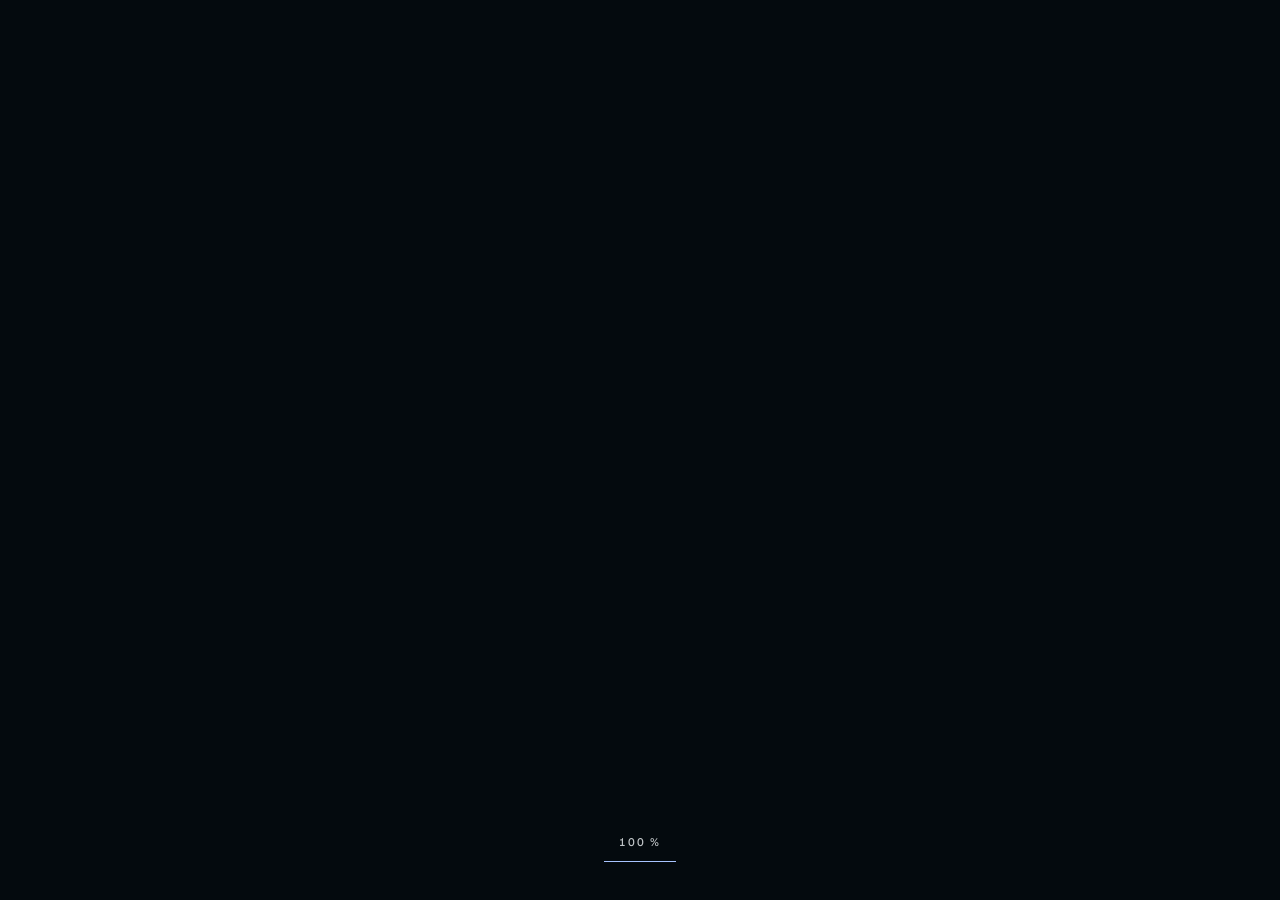
<file: created.html>
<!DOCTYPE html>
<html lang="en">
<head>
    <meta charset="UTF-8">
    <meta name="viewport" content="width=device-width, initial-scale=1.0">
    <title>under construction</title>
    <meta name="description" content="The created page of tnyh0330 is under construction.">
    <link rel="icon" href="/images/favicon.jpg" type="image/jpeg">
    <script>
        document.documentElement.classList.add('js');
        window.AH_LOADER_ASSETS = ['/images/home-background.webp'];
        window.revealIntroFallback = () => {
            window.clearTimeout(window.introFallbackTimer);
            document.documentElement.classList.add('intro-ready', 'intro-skip');
        };
        window.introFallbackTimer = window.setTimeout(window.revealIntroFallback, 8000);
    </script>
    <link rel="stylesheet" href="/css/loader.css?v=20260802-1">
    <link rel="stylesheet" href="/css/placeholder.css?v=20260729-2">
    <script src="/js/vendor/lenis.min.js?v=20260729-1" defer></script>
    <script src="/js/smooth.js?v=20260729-1" defer></script>
    <script src="/js/loader.js?v=20260802-1" defer onerror="window.revealIntroFallback()"></script>
</head>
<body class="construction-page page-created">
<div class="page-backdrop" aria-hidden="true"></div>

<header class="page-header">
    <a class="brand" href="/index.html">TNYH0330</a>
</header>

<main class="construction-main">
    <p class="status"><span class="status-dot" aria-hidden="true"></span>work in progress</p>
    <h1 class="page-title">
        <span>under</span>
        <span>construction</span>
    </h1>
    <div class="construction-meta">
        <p>New work is taking shape.</p>
        <span class="progress-line" aria-hidden="true"></span>
    </div>
</main>

<footer class="page-footer">
    <a class="home-link" href="/"><span aria-hidden="true">←</span><span>back home</span></a>
</footer>

<div class="site-loader" aria-hidden="true">
    <div class="site-loader-meta">
        <p class="site-loader-count">000 %</p>
        <span class="site-loader-line" aria-hidden="true"><span class="site-loader-fill"></span></span>
    </div>
</div>
</body>
</html>
</file>
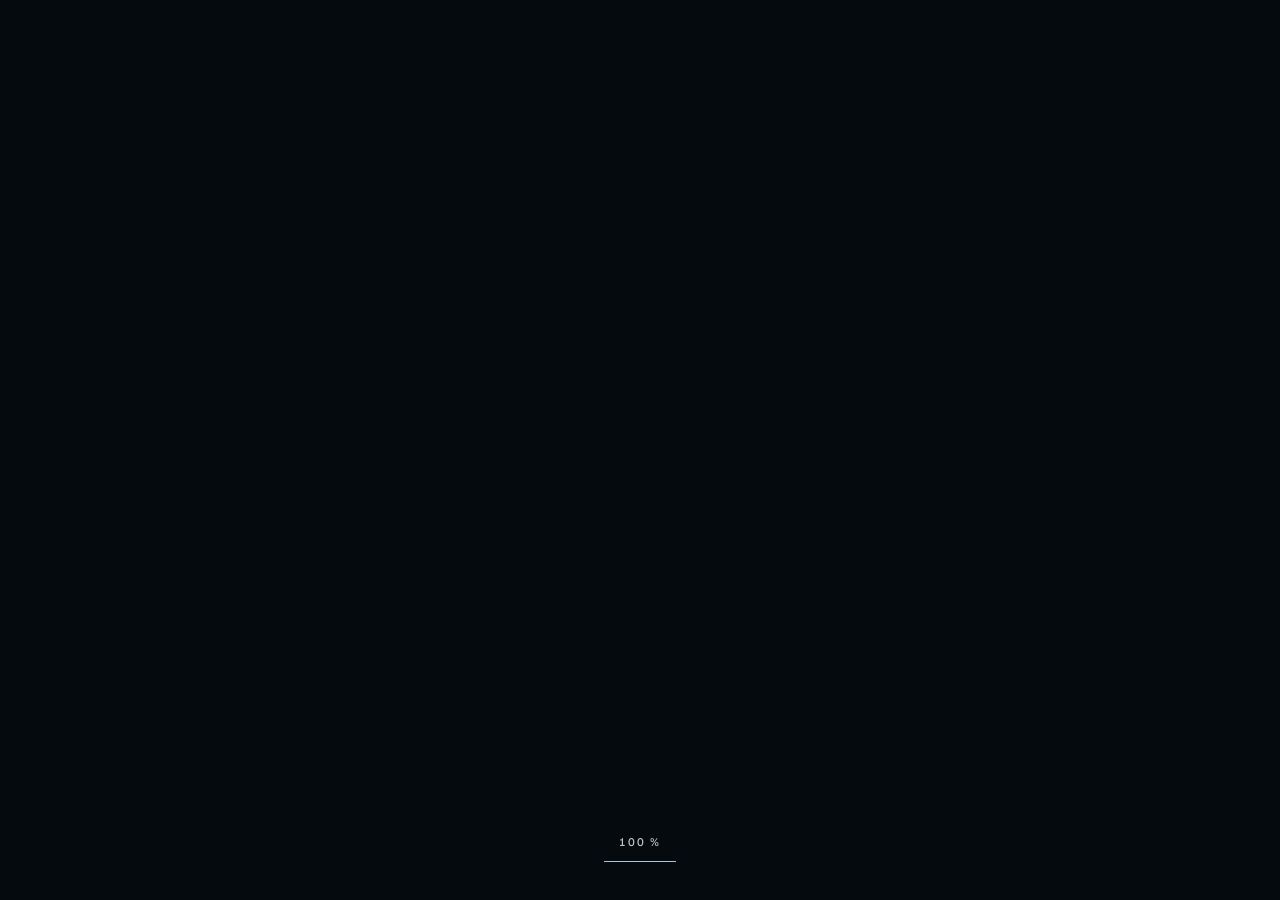
<file: lived.html>
<!DOCTYPE html>
<html lang="en">
<head>
    <meta charset="UTF-8">
    <meta name="viewport" content="width=device-width, initial-scale=1.0">
    <title>under construction</title>
    <meta name="description" content="The lived page of tnyh0330 is under construction.">
    <link rel="icon" href="/images/favicon.jpg" type="image/jpeg">
    <script>
        document.documentElement.classList.add('js');
        window.AH_LOADER_ASSETS = ['/images/home-background.webp'];
        window.revealIntroFallback = () => {
            window.clearTimeout(window.introFallbackTimer);
            document.documentElement.classList.add('intro-ready', 'intro-skip');
        };
        window.introFallbackTimer = window.setTimeout(window.revealIntroFallback, 8000);
    </script>
    <link rel="stylesheet" href="/css/loader.css?v=20260802-1">
    <link rel="stylesheet" href="/css/placeholder.css?v=20260729-2">
    <script src="/js/vendor/lenis.min.js?v=20260729-1" defer></script>
    <script src="/js/smooth.js?v=20260729-1" defer></script>
    <script src="/js/loader.js?v=20260802-1" defer onerror="window.revealIntroFallback()"></script>
</head>
<body class="construction-page page-lived">
<div class="page-backdrop" aria-hidden="true"></div>

<header class="page-header">
    <a class="brand" href="/index.html">TNYH0330</a>
</header>

<main class="construction-main">
    <p class="status"><span class="status-dot" aria-hidden="true"></span>work in progress</p>
    <h1 class="page-title">
        <span>under</span>
        <span>construction</span>
    </h1>
    <div class="construction-meta">
        <p>Moments are being arranged.</p>
        <span class="progress-line" aria-hidden="true"></span>
    </div>
</main>

<footer class="page-footer">
    <a class="home-link" href="/"><span aria-hidden="true">←</span><span>back home</span></a>
</footer>

<div class="site-loader" aria-hidden="true">
    <div class="site-loader-meta">
        <p class="site-loader-count">000 %</p>
        <span class="site-loader-line" aria-hidden="true"><span class="site-loader-fill"></span></span>
    </div>
</div>
</body>
</html>
</file>
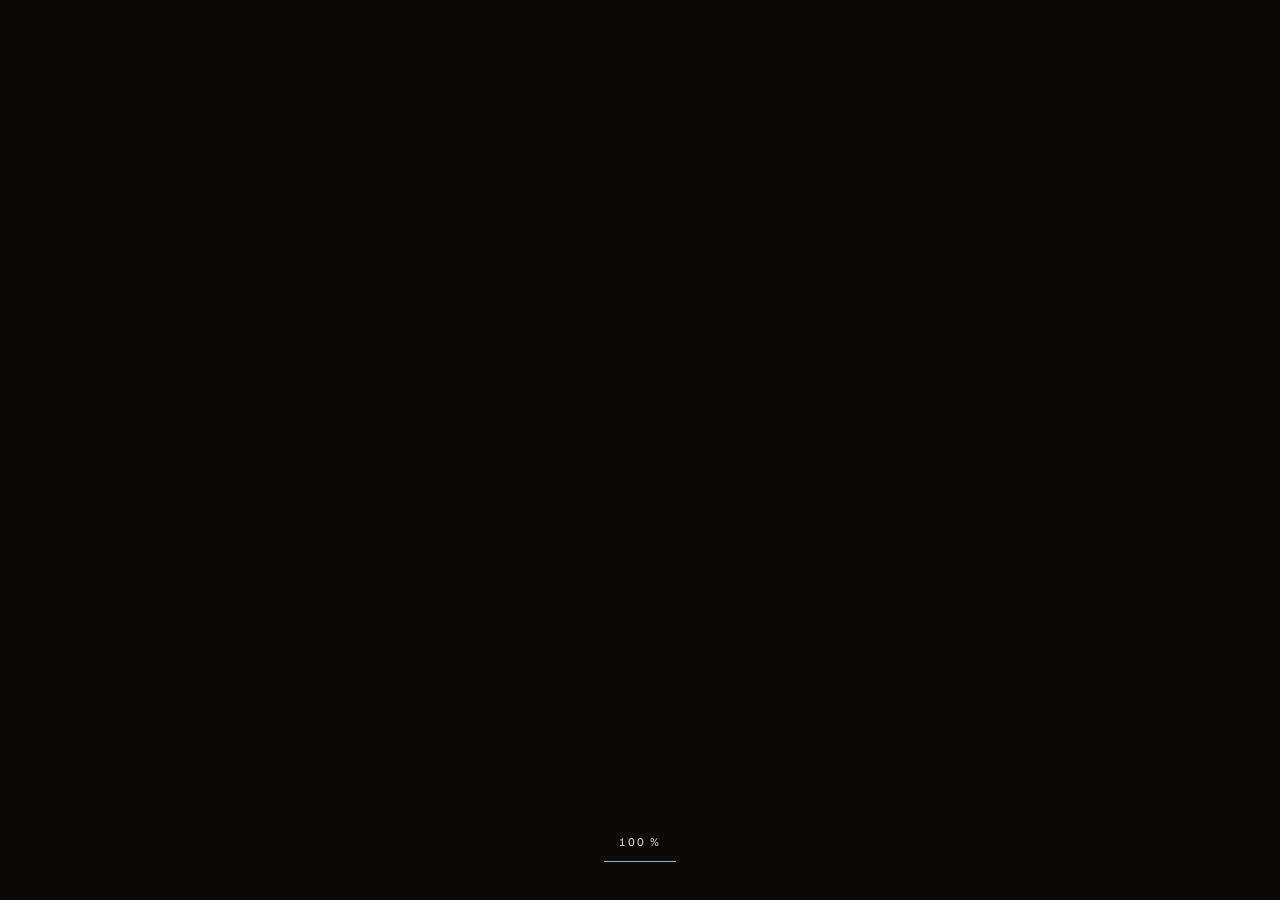
<file: loved.html>
<!DOCTYPE html>
<html lang="en">
<head>
    <meta charset="UTF-8">
    <meta name="viewport" content="width=device-width, initial-scale=1.0">
    <title>under construction</title>
    <meta name="description" content="The loved page of tnyh0330 is under construction.">
    <link rel="icon" href="/images/favicon.jpg" type="image/jpeg">
    <script>
        document.documentElement.classList.add('js');
        window.AH_LOADER_ASSETS = ['/images/home-loved-background.webp'];
        window.revealIntroFallback = () => {
            window.clearTimeout(window.introFallbackTimer);
            document.documentElement.classList.add('intro-ready', 'intro-skip');
        };
        window.introFallbackTimer = window.setTimeout(window.revealIntroFallback, 8000);
    </script>
    <link rel="stylesheet" href="/css/loader.css?v=20260802-1">
    <link rel="stylesheet" href="/css/placeholder.css?v=20260729-2">
    <script src="/js/vendor/lenis.min.js?v=20260729-1" defer></script>
    <script src="/js/smooth.js?v=20260729-1" defer></script>
    <script src="/js/loader.js?v=20260802-1" defer onerror="window.revealIntroFallback()"></script>
</head>
<body class="construction-page page-loved">
<div class="page-backdrop" aria-hidden="true"></div>

<header class="page-header">
    <a class="brand" href="/index.html">TNYH0330</a>
</header>

<main class="construction-main">
    <p class="status"><span class="status-dot" aria-hidden="true"></span>work in progress</p>
    <h1 class="page-title">
        <span>under</span>
        <span>construction</span>
    </h1>
    <div class="construction-meta">
        <p>Things worth keeping are gathering here.</p>
        <span class="progress-line" aria-hidden="true"></span>
    </div>
</main>

<footer class="page-footer">
    <a class="home-link" href="/"><span aria-hidden="true">←</span><span>back home</span></a>
</footer>

<div class="site-loader" aria-hidden="true">
    <div class="site-loader-meta">
        <p class="site-loader-count">000 %</p>
        <span class="site-loader-line" aria-hidden="true"><span class="site-loader-fill"></span></span>
    </div>
</div>
</body>
</html>
</file>
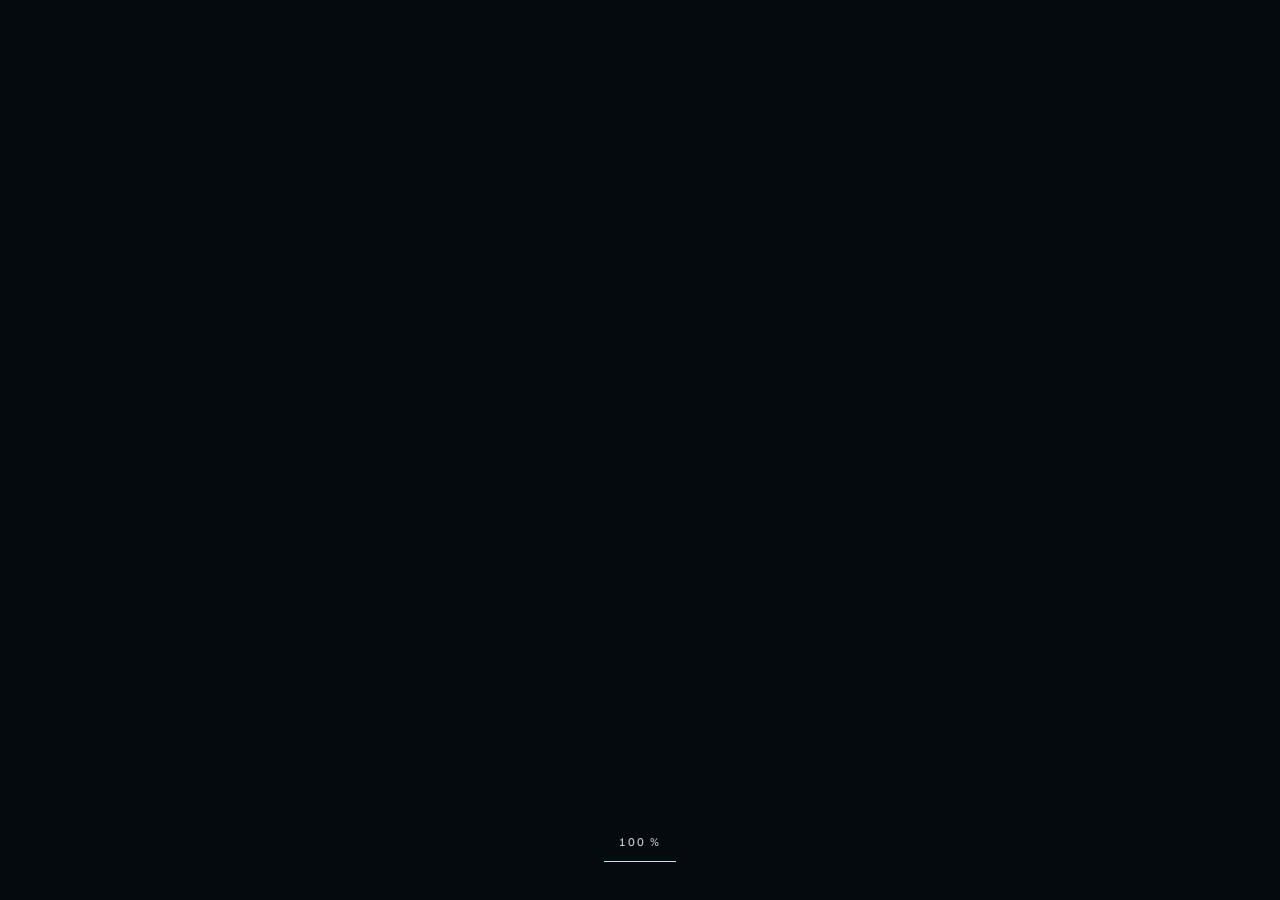
<file: whoami.html>
<!DOCTYPE html>
<html lang="en">
<head>
    <meta charset="UTF-8">
    <meta name="viewport" content="width=device-width, initial-scale=1.0">
    <title>under construction</title>
    <meta name="description" content="The whoami page of tnyh0330 is under construction.">
    <link rel="icon" href="/images/favicon.jpg" type="image/jpeg">
    <script>
        document.documentElement.classList.add('js');
        window.AH_LOADER_ASSETS = ['/images/home-background.webp'];
        window.revealIntroFallback = () => {
            window.clearTimeout(window.introFallbackTimer);
            document.documentElement.classList.add('intro-ready', 'intro-skip');
        };
        window.introFallbackTimer = window.setTimeout(window.revealIntroFallback, 8000);
    </script>
    <link rel="stylesheet" href="/css/loader.css?v=20260802-1">
    <link rel="stylesheet" href="/css/placeholder.css?v=20260729-2">
    <script src="/js/vendor/lenis.min.js?v=20260729-1" defer></script>
    <script src="/js/smooth.js?v=20260729-1" defer></script>
    <script src="/js/loader.js?v=20260802-1" defer onerror="window.revealIntroFallback()"></script>
</head>
<body class="construction-page page-whoami">
<div class="page-backdrop" aria-hidden="true"></div>

<header class="page-header">
    <a class="brand" href="/index.html">TNYH0330</a>
</header>

<main class="construction-main">
    <p class="status"><span class="status-dot" aria-hidden="true"></span>work in progress</p>
    <h1 class="page-title">
        <span>under</span>
        <span>construction</span>
    </h1>
    <div class="construction-meta">
        <p>A self-portrait is taking shape.</p>
        <span class="progress-line" aria-hidden="true"></span>
    </div>
</main>

<footer class="page-footer">
    <a class="home-link" href="/"><span aria-hidden="true">←</span><span>back home</span></a>
</footer>

<div class="site-loader" aria-hidden="true">
    <div class="site-loader-meta">
        <p class="site-loader-count">000 %</p>
        <span class="site-loader-line" aria-hidden="true"><span class="site-loader-fill"></span></span>
    </div>
</div>
</body>
</html>
</file>
<file: css/loader.css>
/*
 * Shared boot layer: percentage loader veil + cross-page exit transition.
 * Expects --veil / --accent custom properties from the page stylesheet.
 */

.site-loader {
    position: fixed;
    inset: 0;
    z-index: 100;
    display: block;
    background: rgb(var(--veil, 4, 10, 14));
    opacity: 0;
    visibility: hidden;
    pointer-events: none;
}

.js:not(.intro-ready) .site-loader {
    opacity: 1;
    visibility: visible;
    pointer-events: auto;
}

.intro-ready .site-loader {
    transition:
        opacity 0.5s ease 0.05s,
        visibility 0s linear 0.6s;
}

.intro-skip .site-loader {
    transition: none;
}

.site-loader-meta {
    position: absolute;
    bottom: var(--page-inset, clamp(1.25rem, 3vw, 3rem));
    left: 50%;
    transform: translateX(-50%);
    display: grid;
    gap: 0.7rem;
    justify-items: center;
}

.site-loader-count {
    margin: 0;
    font-size: clamp(0.69rem, 0.85vw, 0.78rem);
    font-weight: 500;
    letter-spacing: 0.16em;
    line-height: 1.2;
    font-variant-numeric: tabular-nums;
    opacity: 0.78;
}

.site-loader-line {
    display: block;
    width: 4.5rem;
    height: 1px;
    background: color-mix(in srgb, currentColor 22%, transparent);
}

.site-loader-fill {
    display: block;
    width: 100%;
    height: 100%;
    background: rgb(var(--accent, 185, 229, 239));
    transform: scaleX(0);
    transform-origin: left;
}

/* Exit transition: defocus + overexpose the current page before navigating. */
.nav-exit body {
    filter: blur(0.9rem) brightness(2);
    opacity: 0.4;
    transition:
        filter 0.34s ease-in,
        opacity 0.34s ease-in;
}
</file>
<file: css/placeholder.css>
@font-face {
    font-family: 'Geist';
    src: url('/fonts/geist/Geist-Variable.woff2') format('woff2');
    font-style: normal;
    font-weight: 100 900;
    font-display: swap;
}

:root {
    color-scheme: dark;
    font-synthesis: none;
}

* {
    box-sizing: border-box;
}

html {
    min-height: 100%;
    background: #07141d;
}

body {
    --page-image: url('/images/home-background.webp');
    --page-position: center center;
    --accent: 185, 229, 239;
    --veil: 4, 10, 14;
    position: relative;
    isolation: isolate;
    display: grid;
    grid-template-rows: auto 1fr auto;
    gap: clamp(2rem, 6vh, 5rem);
    min-height: 100vh;
    min-height: 100dvh;
    margin: 0;
    padding: clamp(1.25rem, 3vw, 3rem);
    overflow-x: hidden;
    background: rgb(var(--veil));
    color: #f4f8fa;
    font-family: 'Geist', Arial, sans-serif;
}

.page-lived {
    --page-position: 28% center;
    --accent: 169, 199, 216;
}

.page-loved {
    --page-image: url('/images/home-loved-background.webp');
    --page-position: 38% center;
    --accent: 214, 155, 106;
    --veil: 12, 9, 7;
}

.page-created {
    --page-position: 78% center;
    --accent: 168, 196, 255;
}

body::before,
body::after,
.page-backdrop {
    position: fixed;
    inset: 0;
    pointer-events: none;
}

.page-backdrop {
    z-index: -3;
    inset: -2%;
    background-image: var(--page-image);
    background-position: var(--page-position);
    background-repeat: no-repeat;
    background-size: cover;
    filter: saturate(0.72) brightness(0.62);
    transform: scale(1.045);
}

.js.intro-ready .page-backdrop {
    animation: backdrop-reveal 1.25s cubic-bezier(0.2, 0.7, 0.2, 1) forwards;
}

body::before {
    content: '';
    z-index: -2;
    background:
        radial-gradient(circle at 74% 28%, rgba(var(--accent), 0.16), transparent 38%),
        linear-gradient(
            180deg,
            rgba(var(--veil), 0.34) 0%,
            rgba(var(--veil), 0.56) 48%,
            rgba(var(--veil), 0.91) 100%
        );
}

body::after {
    content: '';
    z-index: -1;
    opacity: 0.32;
    background-image:
        linear-gradient(rgba(244, 248, 250, 0.06) 1px, transparent 1px),
        linear-gradient(90deg, rgba(244, 248, 250, 0.06) 1px, transparent 1px);
    background-size: clamp(4rem, 8vw, 7.5rem) clamp(4rem, 8vw, 7.5rem);
    mask-image: linear-gradient(to bottom, transparent, #000 18%, #000 82%, transparent);
}

.js:not(.intro-ready) .page-header,
.js:not(.intro-ready) .construction-main,
.js:not(.intro-ready) .page-footer {
    visibility: hidden;
}

.js.intro-skip .page-backdrop,
.js.intro-skip .page-header,
.js.intro-skip .construction-main,
.js.intro-skip .page-footer {
    animation: none;
}

.page-header,
.page-footer {
    display: flex;
    align-items: center;
    justify-content: space-between;
    gap: 1.5rem;
    margin: 0;
    font-size: clamp(0.69rem, 0.85vw, 0.78rem);
    letter-spacing: 0.16em;
    line-height: 1.2;
    text-transform: uppercase;
}

.js.intro-ready .page-header,
.js.intro-ready .page-footer {
    animation: interface-reveal 0.75s ease-out 0.18s both;
}

.page-header p,
.page-footer p {
    margin: 0;
}

.brand {
    position: relative;
    color: #f4f8fa;
    font-weight: 700;
    text-decoration: none;
    transition: opacity 0.2s ease;
}

.brand::before {
    content: '';
    position: absolute;
    inset: -0.95rem -0.75rem;
}

.brand:visited {
    color: #f4f8fa;
}

.brand:focus-visible {
    outline: 2px solid rgb(var(--accent));
    outline-offset: 0.4rem;
    border-radius: 0.1rem;
}

.construction-main {
    align-self: center;
    width: min(100%, 76rem);
    margin: 0 auto;
}

.js.intro-ready .construction-main {
    animation: content-reveal 0.9s cubic-bezier(0.2, 0.7, 0.2, 1) 0.08s both;
}

.status {
    display: flex;
    align-items: center;
    gap: 0.7rem;
    margin: 0 0 clamp(1.25rem, 3vh, 2rem);
    color: rgba(244, 248, 250, 0.72);
    font-size: clamp(0.68rem, 0.8vw, 0.76rem);
    font-weight: 500;
    letter-spacing: 0.18em;
    text-transform: uppercase;
}

.status-dot {
    width: 0.5rem;
    height: 0.5rem;
    border-radius: 50%;
    background: rgb(var(--accent));
    box-shadow: 0 0 0 0 rgba(var(--accent), 0.42);
    animation: status-pulse 2.4s ease-out infinite;
}

.page-title {
    margin: 0;
    font-size: clamp(3rem, 10.5vw, 9.5rem);
    font-weight: 650;
    letter-spacing: -0.072em;
    line-height: 0.82;
    text-wrap: balance;
}

.page-title span {
    display: block;
}

.page-title span:last-child {
    margin-left: clamp(1.25rem, 7vw, 7rem);
    color: rgba(244, 248, 250, 0.86);
}

.construction-meta {
    display: grid;
    gap: 0.8rem;
    width: min(100%, 27rem);
    margin: clamp(2rem, 5vh, 3.5rem) 0 0 auto;
    color: rgba(244, 248, 250, 0.72);
    font-size: clamp(0.82rem, 1.15vw, 1rem);
}

.construction-meta p {
    margin: 0;
}

.progress-line {
    position: relative;
    display: block;
    width: 100%;
    height: 1px;
    overflow: hidden;
    background: rgba(244, 248, 250, 0.24);
}

.progress-line::after {
    content: '';
    position: absolute;
    inset: 0 auto 0 0;
    width: 38%;
    background: rgb(var(--accent));
}

.page-footer {
    min-height: 2.75rem;
    color: rgba(244, 248, 250, 0.58);
}

.home-link {
    position: relative;
    display: inline-flex;
    align-items: center;
    gap: 0.65rem;
    min-height: 2.75rem;
    color: #f4f8fa;
    text-decoration: none;
}

.home-link::after {
    content: '';
    position: absolute;
    right: 0;
    bottom: 0.35rem;
    left: 1.55rem;
    height: 1px;
    background: rgb(var(--accent));
    transform: scaleX(0.28);
    transform-origin: left;
    transition: transform 0.25s ease;
}

.home-link:visited {
    color: #f4f8fa;
}

.home-link:focus-visible {
    outline: 3px solid rgb(var(--accent));
    outline-offset: 0.35rem;
    border-radius: 0.1rem;
}

.home-link:focus-visible::after {
    transform: scaleX(1);
}

::selection {
    background: rgb(var(--accent));
    color: rgb(var(--veil));
}

@media (hover: hover) {
    .brand:hover {
        opacity: 0.72;
    }

    .home-link:hover::after {
        transform: scaleX(1);
    }

    .home-link:hover span:first-child {
        transform: translateX(-0.2rem);
    }

    .home-link span:first-child {
        transition: transform 0.25s ease;
    }
}

@media (max-width: 37.5rem) {
    body {
        gap: 2.25rem;
        padding: 1.25rem;
    }

    .page-header,
    .page-footer {
        letter-spacing: 0.12em;
    }

    .page-title {
        line-height: 0.86;
    }

    .page-title span:last-child {
        margin-left: 0;
    }

    .construction-meta {
        margin-left: 0;
    }

    .page-loved {
        --page-position: 43% center;
    }
}

@media (max-height: 40rem) and (min-width: 37.51rem) {
    body {
        gap: 1.25rem;
    }

    .status {
        margin-bottom: 0.85rem;
    }

    .construction-meta {
        margin-top: 1.2rem;
    }
}

@media (prefers-reduced-motion: reduce) {
    *,
    *::before,
    *::after {
        scroll-behavior: auto !important;
        animation-duration: 0.01ms !important;
        animation-iteration-count: 1 !important;
        transition-duration: 0.01ms !important;
    }

    .page-backdrop {
        transform: none;
    }
}

@keyframes backdrop-reveal {
    from {
        filter: saturate(0.62) brightness(0.5) blur(0.75rem);
        transform: scale(1.075);
    }

    to {
        filter: saturate(0.72) brightness(0.62) blur(0);
        transform: scale(1.045);
    }
}

@keyframes content-reveal {
    from {
        opacity: 0;
        filter: blur(0.5rem);
        transform: translateY(1rem);
    }

    to {
        opacity: 1;
        filter: blur(0);
        transform: translateY(0);
    }
}

@keyframes interface-reveal {
    from {
        opacity: 0;
    }

    to {
        opacity: 1;
    }
}

@keyframes status-pulse {
    0% {
        box-shadow: 0 0 0 0 rgba(var(--accent), 0.42);
    }

    70%,
    100% {
        box-shadow: 0 0 0 0.55rem rgba(var(--accent), 0);
    }
}
</file>
